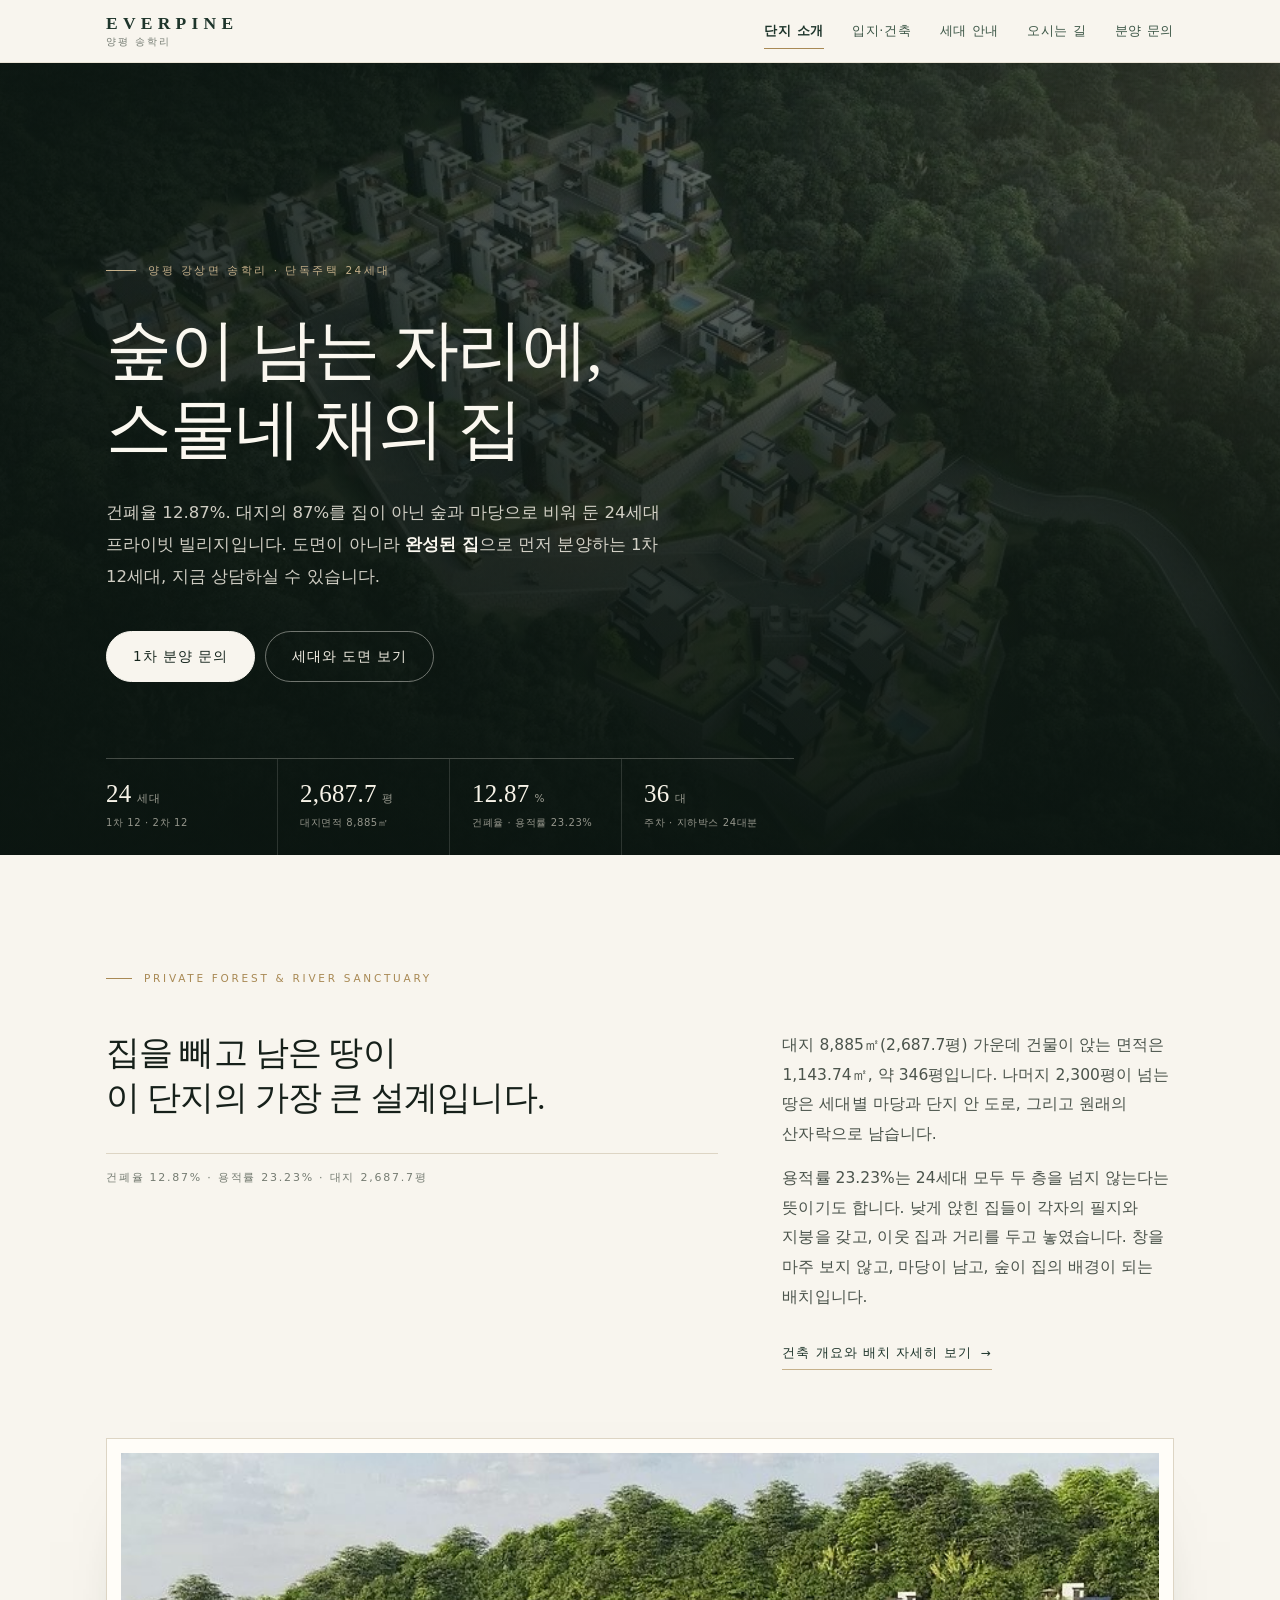
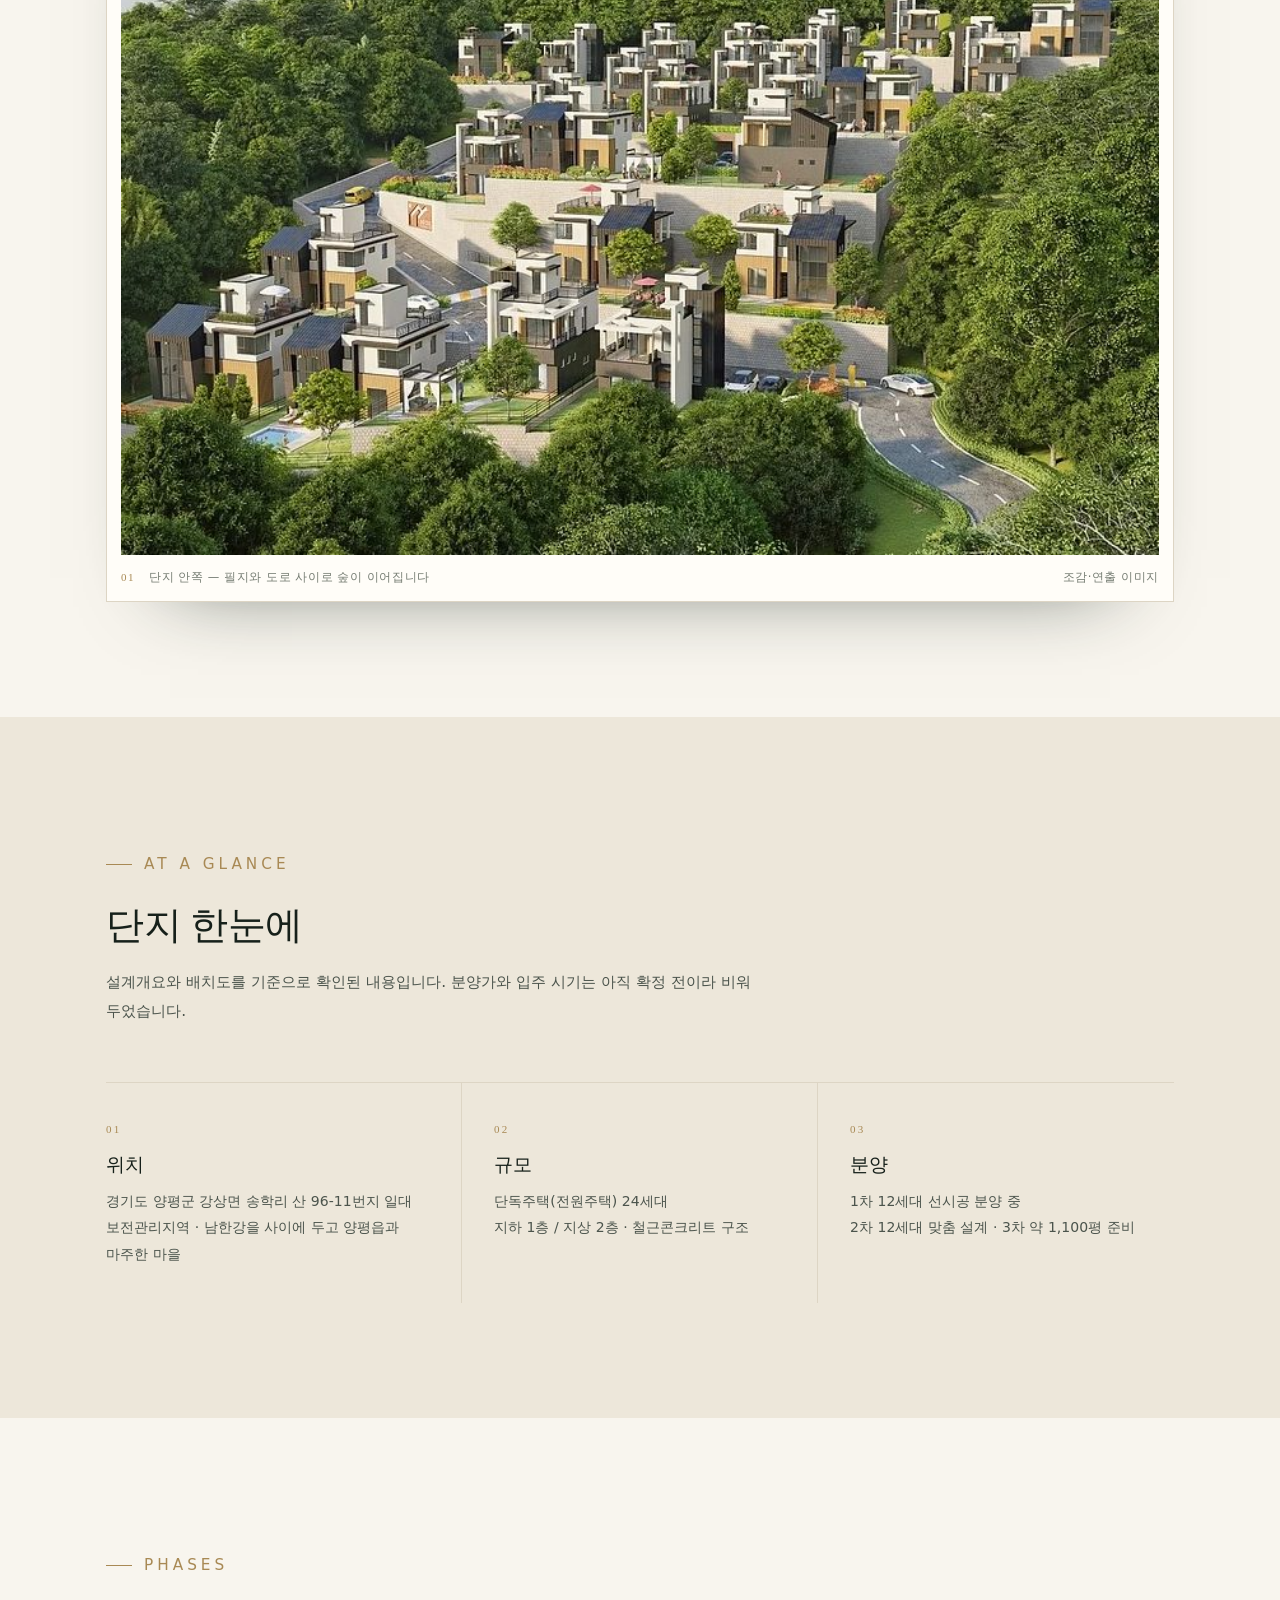
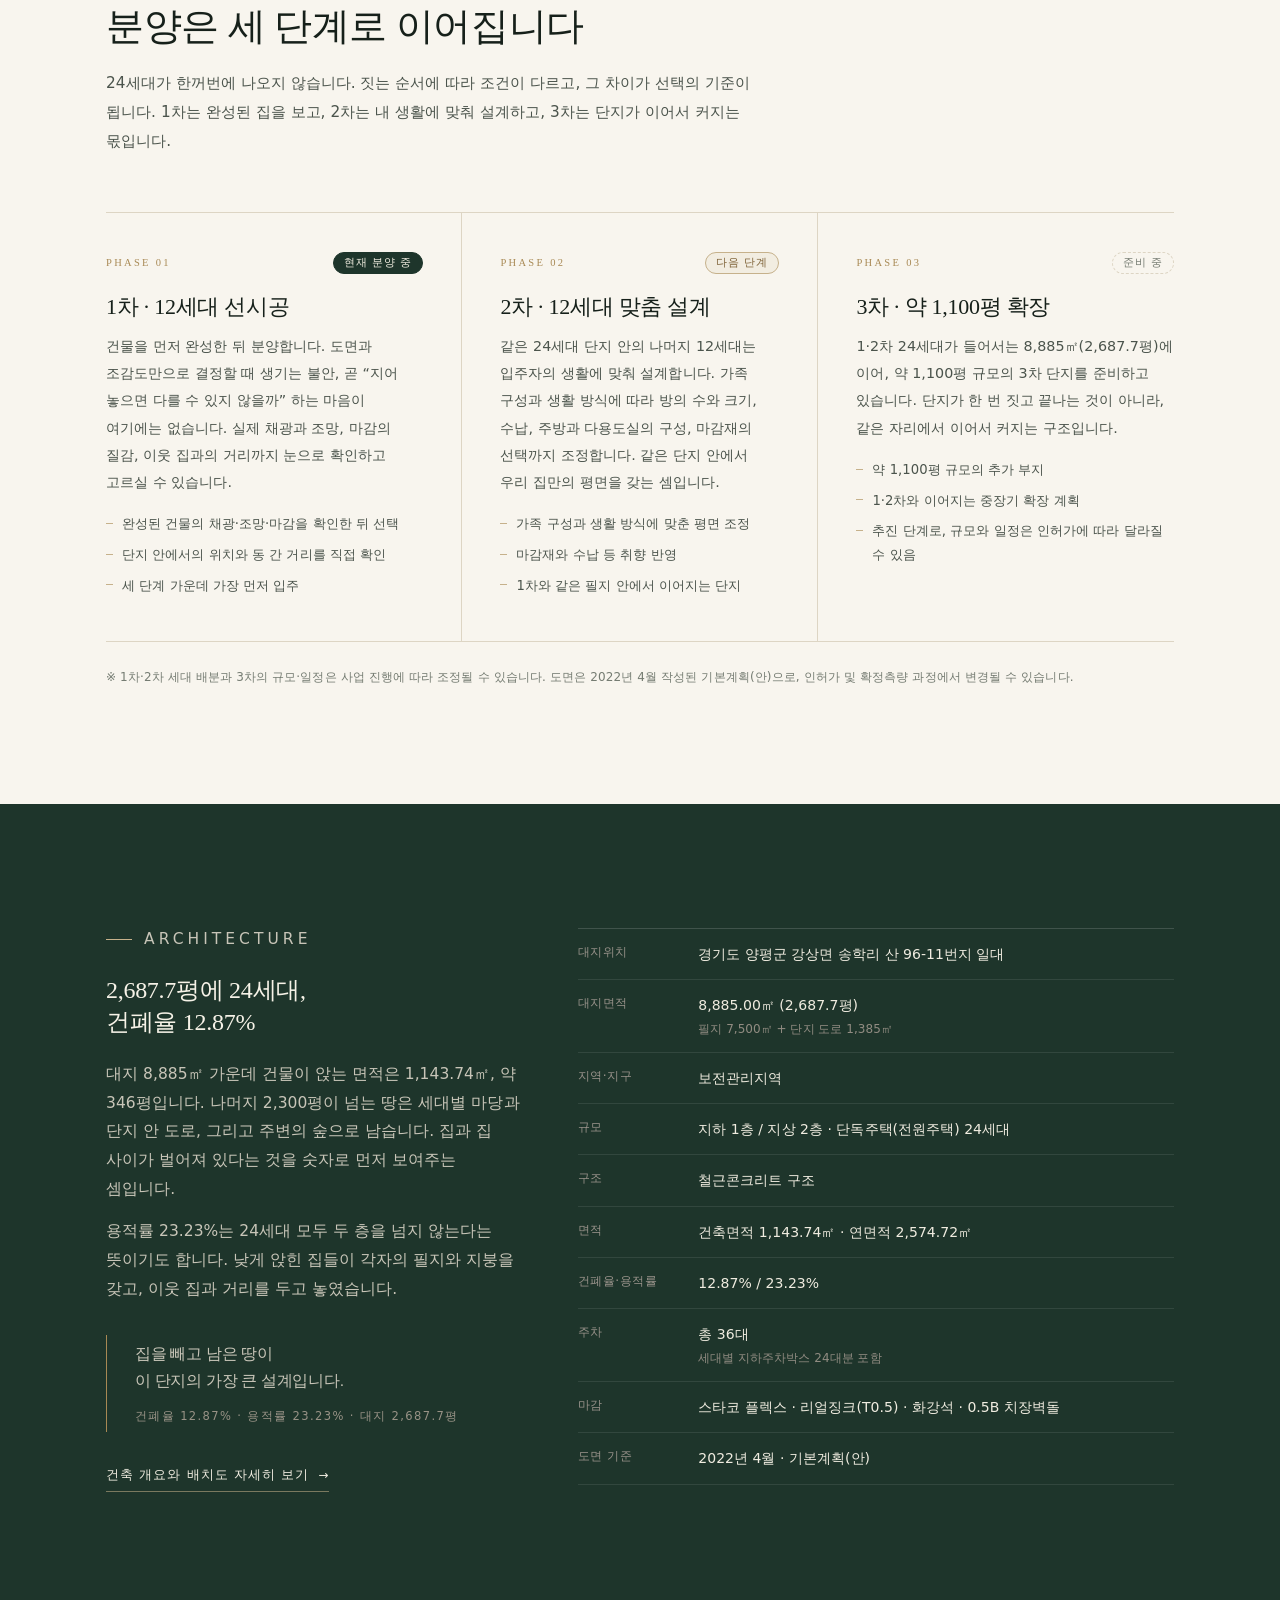
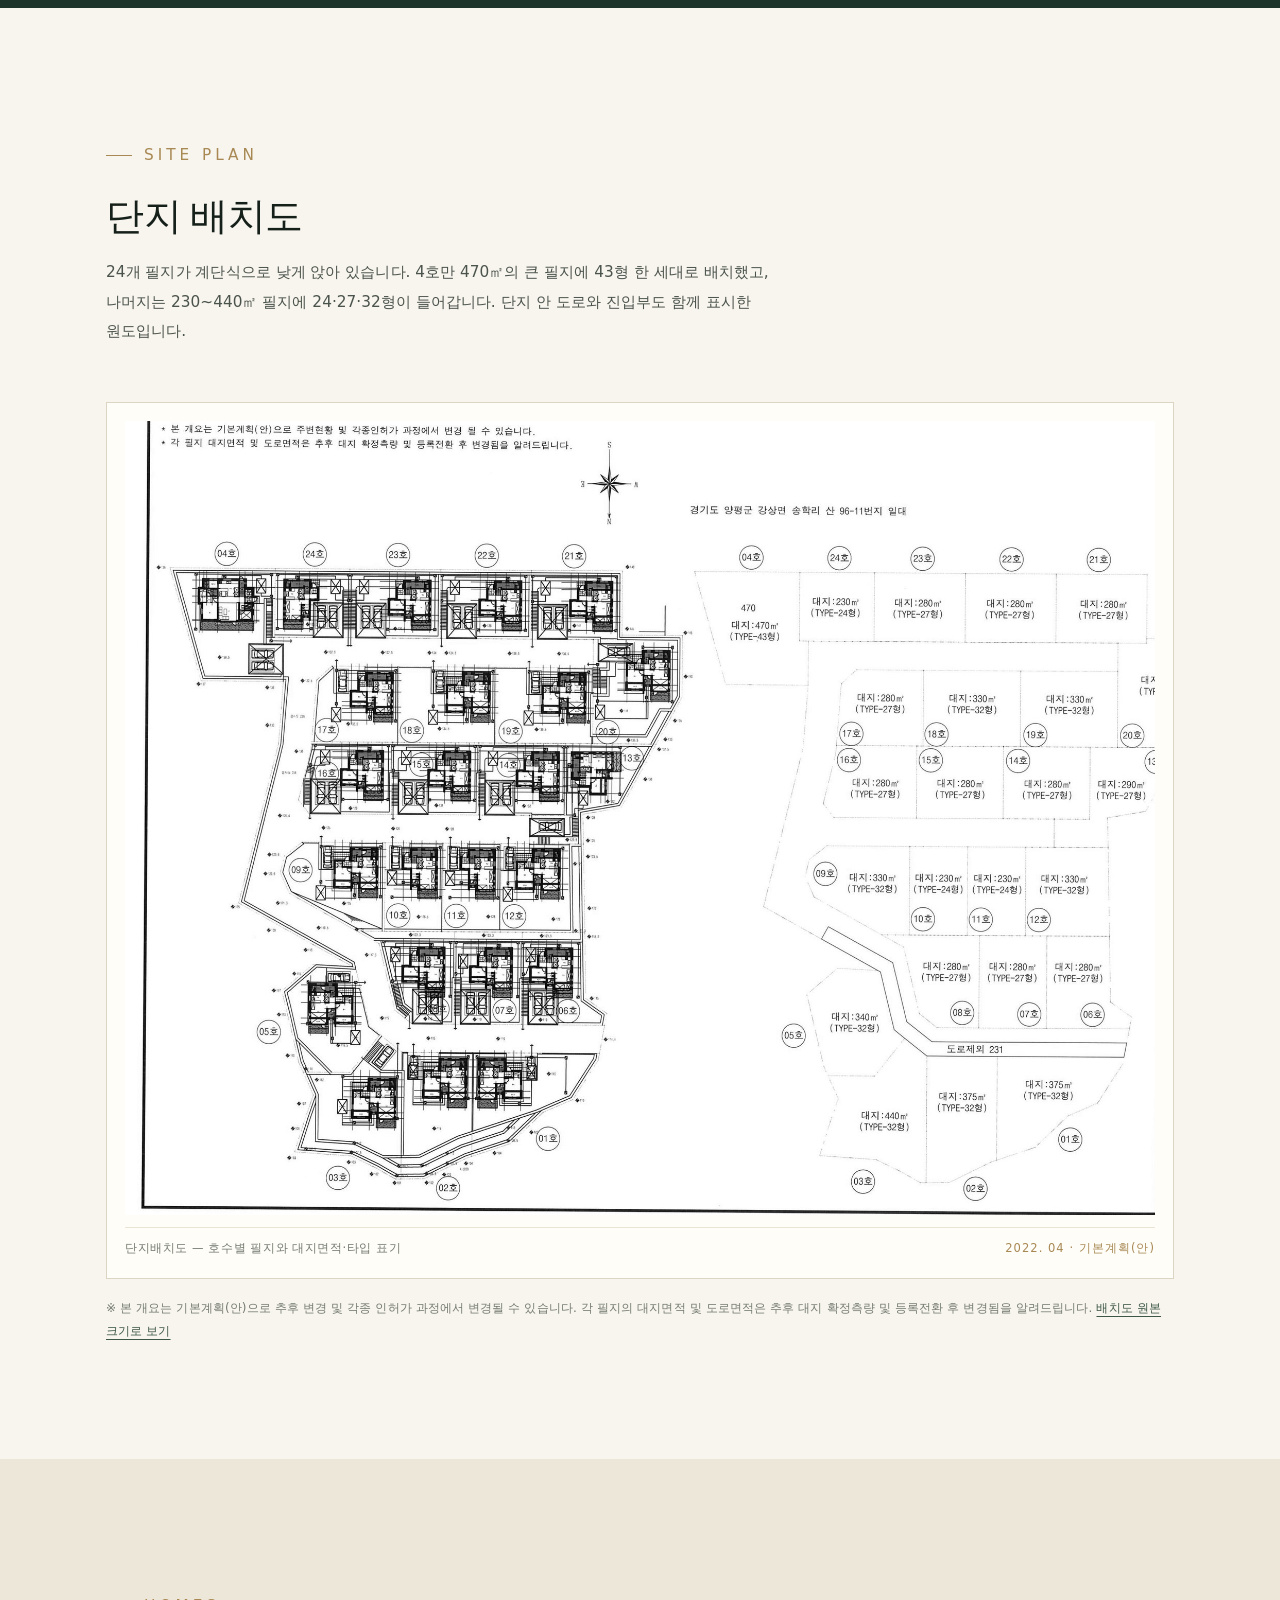
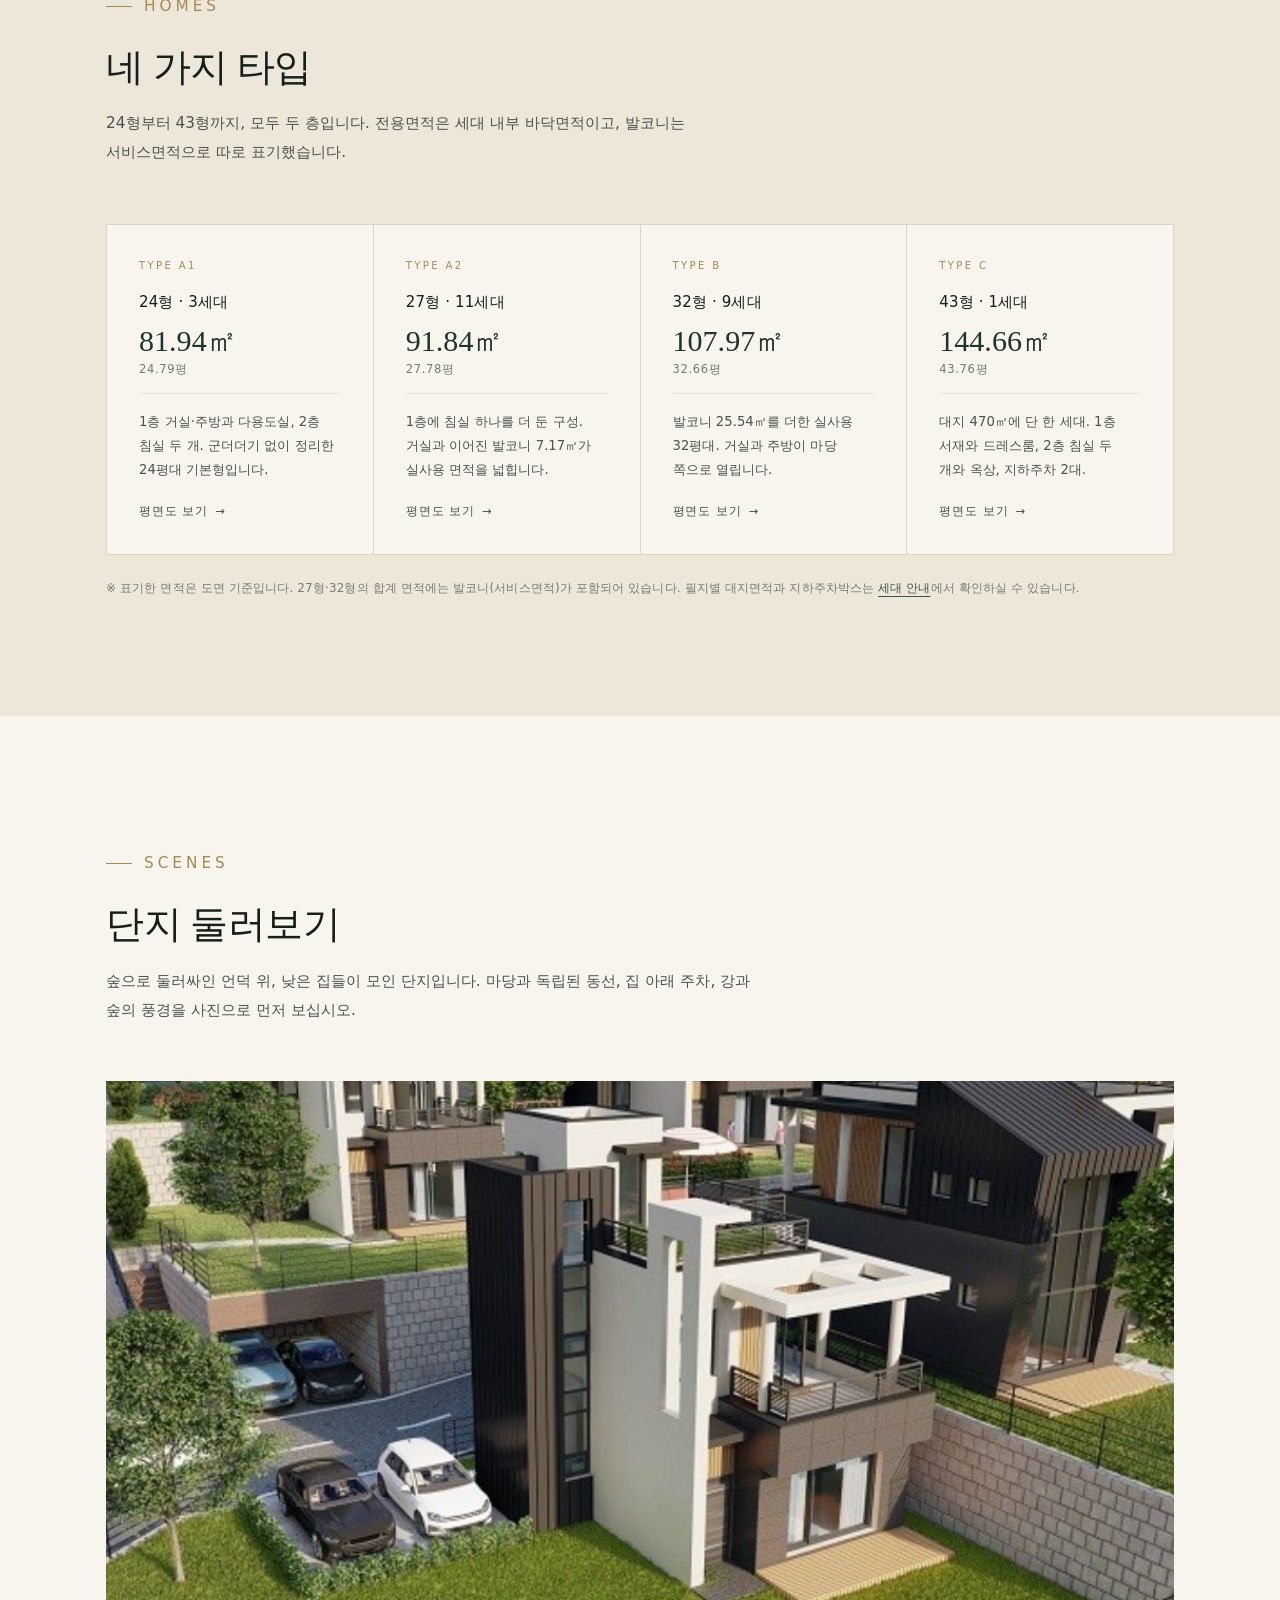
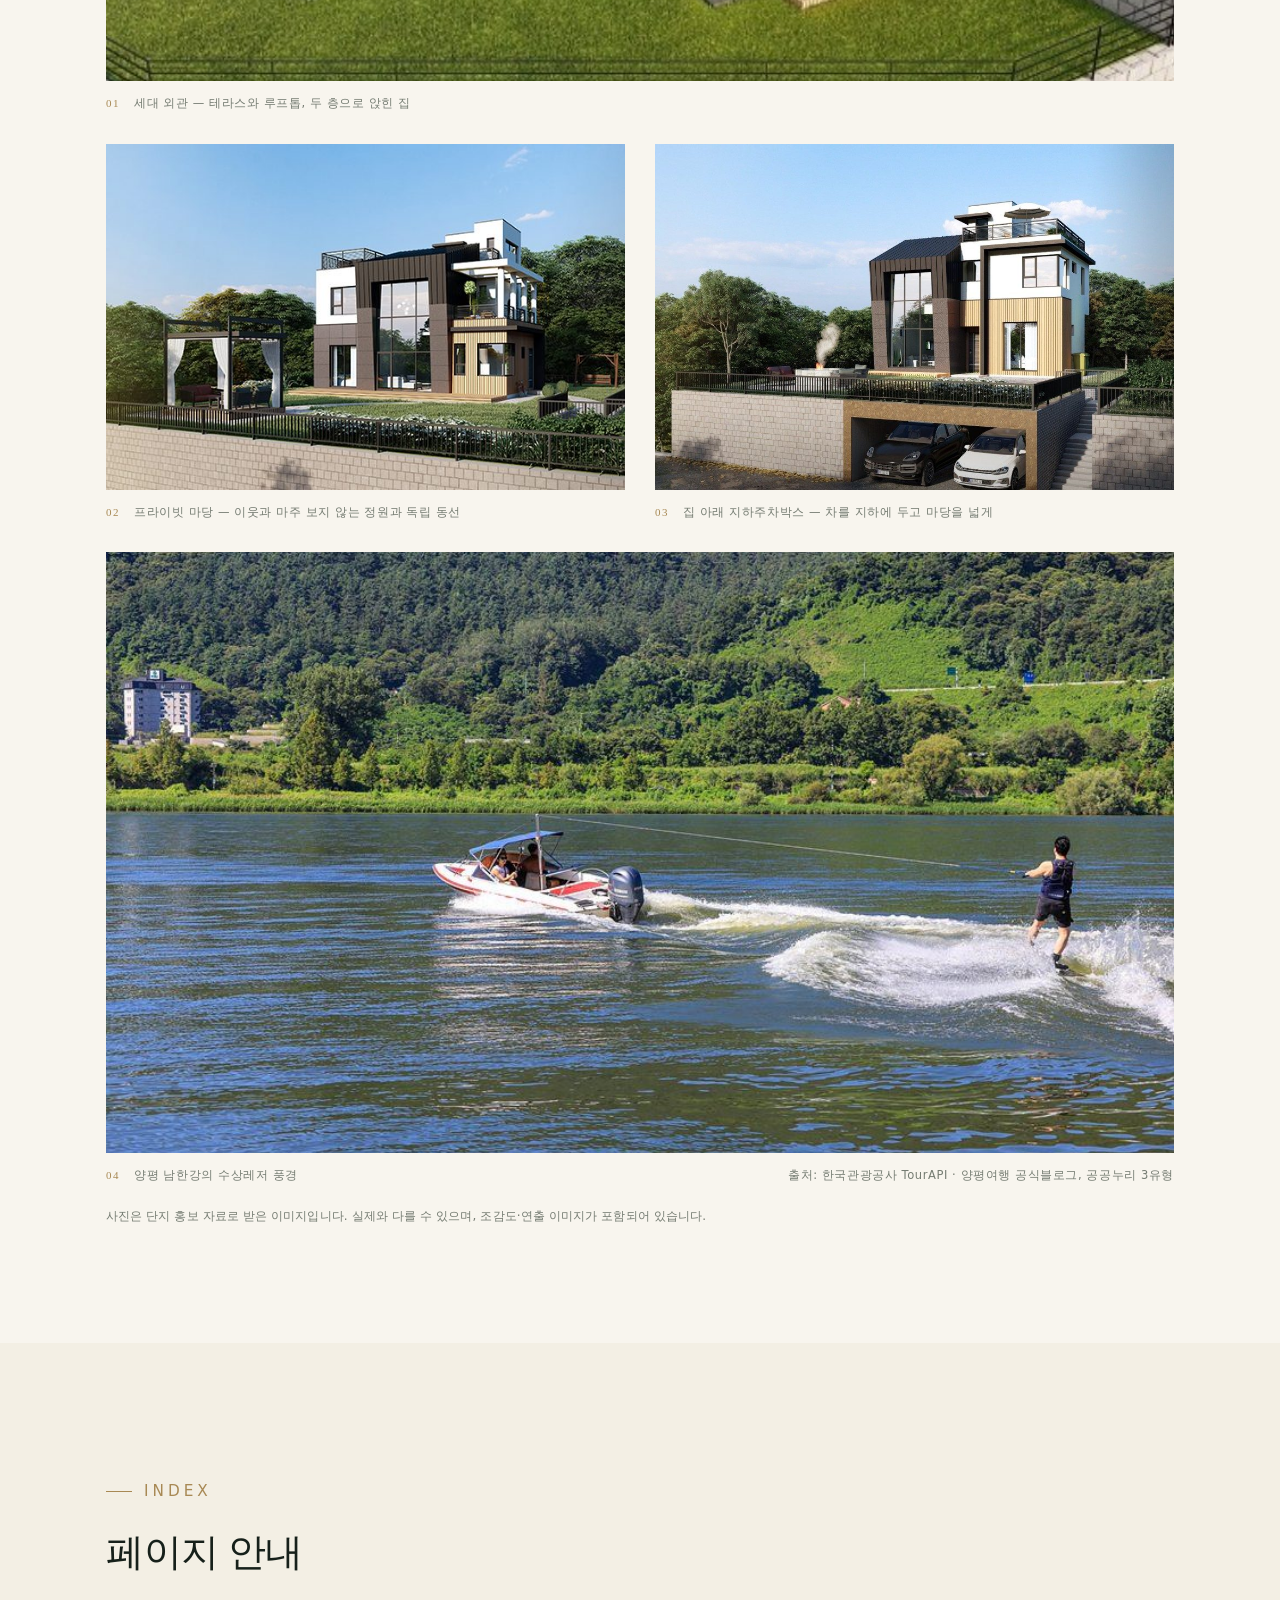
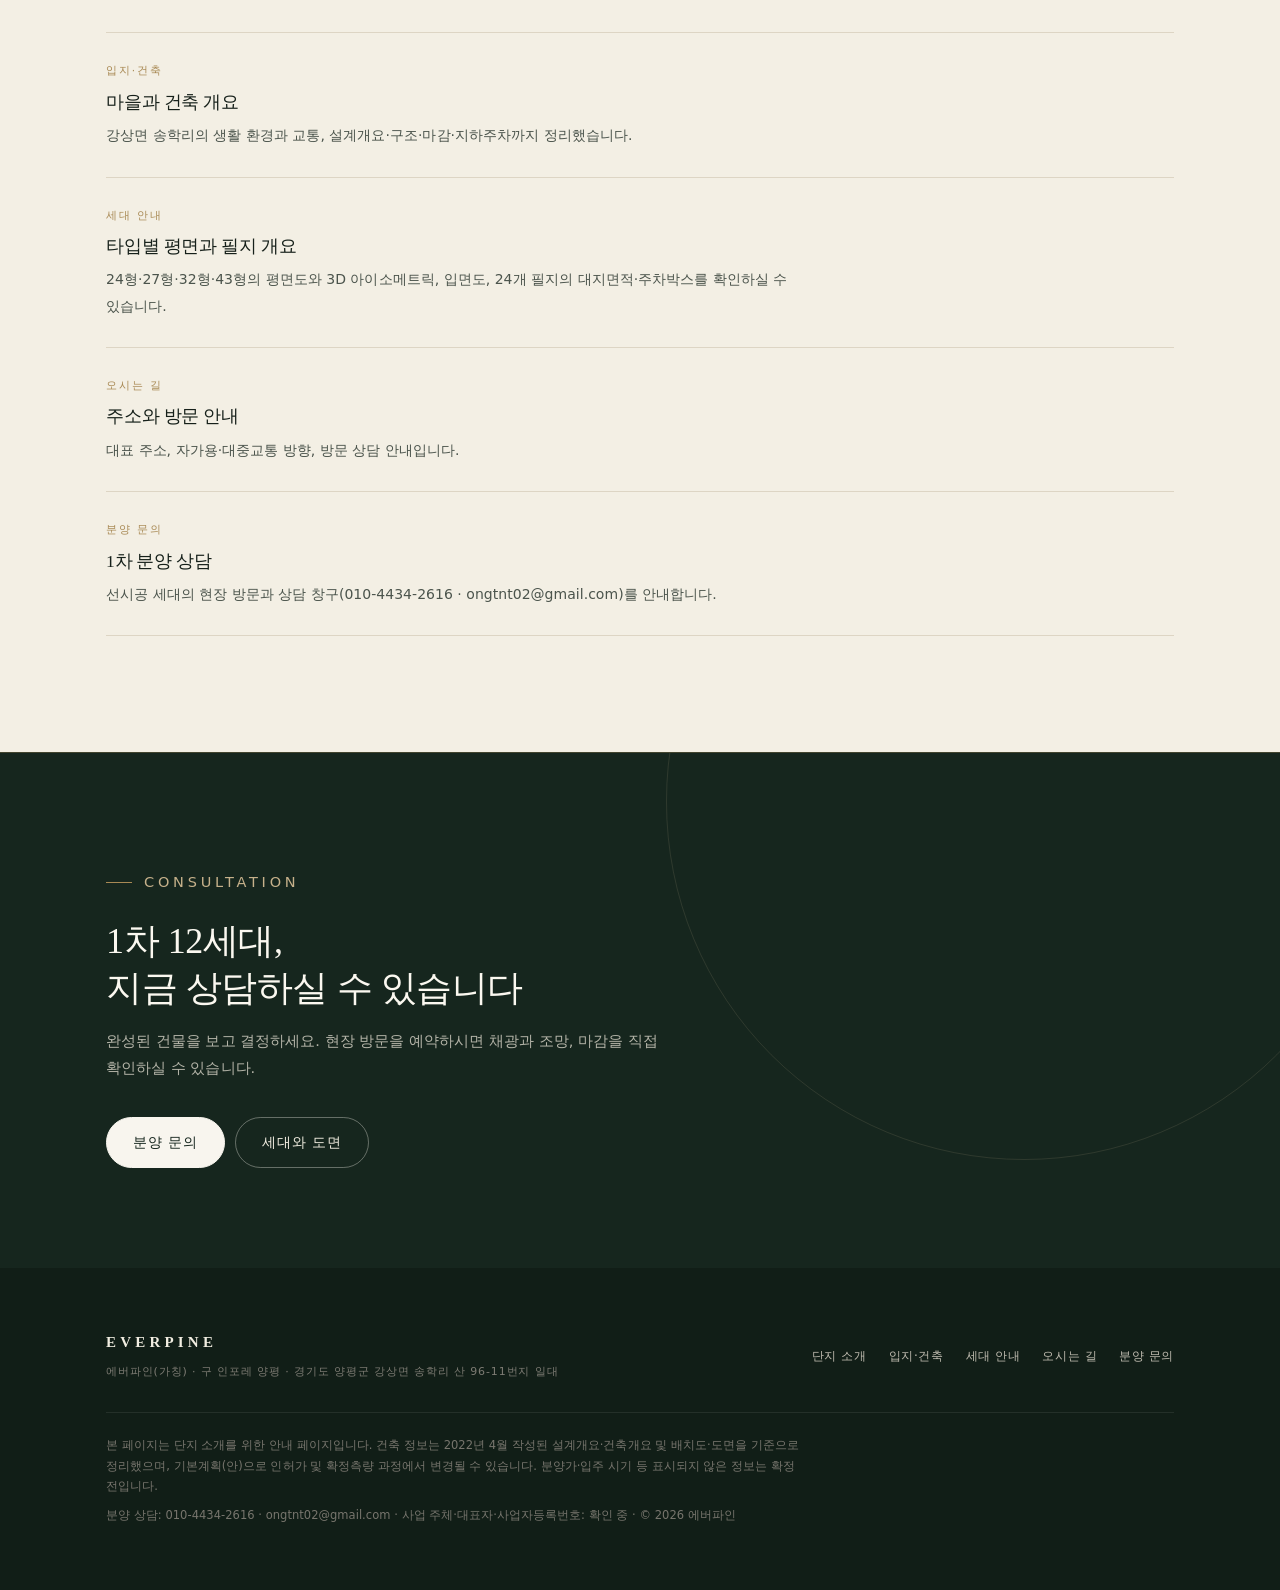
<file: everpine/index.html>
<!DOCTYPE html>
<html lang="ko">
<head>
<meta charset="utf-8">
<meta name="viewport" content="width=device-width, initial-scale=1">
<title>에버파인 — 양평 송학리 24세대 프라이빗 전원주택 · 1차 12세대 선시공 분양</title>
<meta name="description" content="경기도 양평군 강상면 송학리 8,885㎡(2,687.7평)에 들어서는 24세대 프라이빗 전원주택 에버파인. 건폐율 12.87%로 대지의 87%를 자연으로 남겼습니다. 1차 12세대는 선시공 분양, 2차 12세대는 맞춤 설계, 3차 약 1,100평 확장을 준비합니다.">
<meta name="msvalidate.01" content="6B8E2DE1955EAC38D61DF86C03B6571F">
<meta name="robots" content="index, follow">
<link rel="canonical" href="https://ongtnt02.github.io/everpine/">
<meta property="og:type" content="website">
<meta property="og:url" content="https://ongtnt02.github.io/everpine/">
<link rel="stylesheet" href="styles.css?v=20261122p">
</head>
<body>
<a class="skip-link" href="#main">본문으로 바로 가기</a>

<header class="site-header">
  <div class="wrap header-inner">
    <a class="brand" href="index.html" aria-label="에버파인 홈">
      <span class="brand-en">EVERPINE</span>
      <span class="brand-kr">양평 송학리</span>
    </a>
    <nav class="site-nav" aria-label="주요 메뉴">
      <a href="index.html" aria-current="page">단지 소개</a>
      <a href="about.html">입지·건축</a>
      <a href="homes.html">세대 안내</a>
      <a href="location.html">오시는 길</a>
      <a href="contact.html">분양 문의</a>
    </nav>
  </div>
</header>

<main id="main">

  <!-- 히어로 -->
  <section class="hero">
    <figure class="hero-media">
      <img src="assets/estate-aerial.jpg" alt="숲으로 둘러싸인 언덕 위, 계단식으로 낮게 앉힌 에버파인 24세대 단지 조감" width="966" height="543" loading="eager" decoding="async">
    </figure>
    <div class="wrap hero-inner">
      <div class="hero-content">
        <p class="hero-eyebrow">양평 강상면 송학리 · 단독주택 24세대</p>
        <h1>숲이 남는 자리에,<br>스물네 채의 집</h1>
        <p class="hero-lede">
          건폐율 12.87%. 대지의 87%를 집이 아닌 숲과 마당으로 비워 둔 24세대 프라이빗 빌리지입니다.
          도면이 아니라 <strong>완성된 집</strong>으로 먼저 분양하는 1차 12세대, 지금 상담하실 수 있습니다.
        </p>
        <div class="hero-actions">
          <a class="btn btn-primary" href="contact.html">1차 분양 문의</a>
          <a class="btn btn-ghost" href="homes.html">세대와 도면 보기</a>
        </div>
        <ul class="hero-facts" aria-label="단지 주요 수치">
          <li>
            <span class="k">24<small>세대</small></span>
            <span class="l">1차 12 · 2차 12</span>
          </li>
          <li>
            <span class="k">2,687.7<small>평</small></span>
            <span class="l">대지면적 8,885㎡</span>
          </li>
          <li>
            <span class="k">12.87<small>%</small></span>
            <span class="l">건폐율 · 용적률 23.23%</span>
          </li>
          <li>
            <span class="k">36<small>대</small></span>
            <span class="l">주차 · 지하박스 24대분</span>
          </li>
        </ul>
      </div>
    </div>
  </section>

  <!-- 도입 -->
  <section class="section">
    <div class="wrap">
      <div class="lead">
        <p class="eyebrow">Private Forest &amp; River Sanctuary</p>
        <div class="lead-main">
          <h2 class="statement">집을 빼고 남은 땅이<br>이 단지의 가장 큰 설계입니다.</h2>
          <p class="lead-foot">건폐율 12.87% · 용적률 23.23% · 대지 2,687.7평</p>
        </div>
        <div class="lead-body">
          <p>
            대지 8,885㎡(2,687.7평) 가운데 건물이 앉는 면적은 1,143.74㎡, 약 346평입니다.
            나머지 2,300평이 넘는 땅은 세대별 마당과 단지 안 도로, 그리고 원래의 산자락으로 남습니다.
          </p>
          <p>
            용적률 23.23%는 24세대 모두 두 층을 넘지 않는다는 뜻이기도 합니다.
            낮게 앉힌 집들이 각자의 필지와 지붕을 갖고, 이웃 집과 거리를 두고 놓였습니다.
            창을 마주 보지 않고, 마당이 남고, 숲이 집의 배경이 되는 배치입니다.
          </p>
          <a class="link-arrow" href="about.html#density">건축 개요와 배치 자세히 보기</a>
        </div>
      </div>

      <figure class="figure figure--framed figure--cover" style="margin-top:clamp(34px,5vw,64px)">
        <img src="assets/estate-view.jpg" alt="계단식으로 배치된 타운하우스 동과 단지 안 도로, 뒤로 이어지는 숲" width="815" height="551" loading="lazy" decoding="async">
        <figcaption>
          <span class="fig-no">01</span>
          <span>단지 안쪽 — 필지와 도로 사이로 숲이 이어집니다</span>
          <span class="source">조감·연출 이미지</span>
        </figcaption>
      </figure>
    </div>
  </section>

  <!-- 단지 한눈에 -->
  <section class="section section-tint">
    <div class="wrap">
      <div class="section-head">
        <p class="eyebrow">At a Glance</p>
        <h2>단지 한눈에</h2>
        <p>설계개요와 배치도를 기준으로 확인된 내용입니다. 분양가와 입주 시기는 아직 확정 전이라 비워 두었습니다.</p>
      </div>
      <div class="facts">
        <div class="fact">
          <span class="num">01</span>
          <h3>위치</h3>
          <p>경기도 양평군 강상면 송학리 산 96-11번지 일대<br>보전관리지역 · 남한강을 사이에 두고 양평읍과 마주한 마을</p>
        </div>
        <div class="fact">
          <span class="num">02</span>
          <h3>규모</h3>
          <p>단독주택(전원주택) 24세대<br>지하 1층 / 지상 2층 · 철근콘크리트 구조</p>
        </div>
        <div class="fact">
          <span class="num">03</span>
          <h3>분양</h3>
          <p>1차 12세대 선시공 분양 중<br>2차 12세대 맞춤 설계 · 3차 약 1,100평 준비</p>
        </div>
      </div>
    </div>
  </section>

  <!-- 분양 단계 -->
  <section class="section" id="phases">
    <div class="wrap">
      <div class="section-head">
        <p class="eyebrow">Phases</p>
        <h2>분양은 세 단계로 이어집니다</h2>
        <p>
          24세대가 한꺼번에 나오지 않습니다. 짓는 순서에 따라 조건이 다르고, 그 차이가 선택의 기준이 됩니다.
          1차는 완성된 집을 보고, 2차는 내 생활에 맞춰 설계하고, 3차는 단지가 이어서 커지는 몫입니다.
        </p>
      </div>

      <div class="roadmap">
        <article class="phase">
          <div class="phase-top">
            <span class="phase-no">Phase 01</span>
            <span class="status status--now">현재 분양 중</span>
          </div>
          <h3>1차 · 12세대 선시공</h3>
          <p>
            건물을 먼저 완성한 뒤 분양합니다. 도면과 조감도만으로 결정할 때 생기는 불안,
            곧 “지어 놓으면 다를 수 있지 않을까” 하는 마음이 여기에는 없습니다.
            실제 채광과 조망, 마감의 질감, 이웃 집과의 거리까지 눈으로 확인하고 고르실 수 있습니다.
          </p>
          <ul class="ticks">
            <li>완성된 건물의 채광·조망·마감을 확인한 뒤 선택</li>
            <li>단지 안에서의 위치와 동 간 거리를 직접 확인</li>
            <li>세 단계 가운데 가장 먼저 입주</li>
          </ul>
        </article>

        <article class="phase">
          <div class="phase-top">
            <span class="phase-no">Phase 02</span>
            <span class="status status--next">다음 단계</span>
          </div>
          <h3>2차 · 12세대 맞춤 설계</h3>
          <p>
            같은 24세대 단지 안의 나머지 12세대는 입주자의 생활에 맞춰 설계합니다.
            가족 구성과 생활 방식에 따라 방의 수와 크기, 수납, 주방과 다용도실의 구성, 마감재의 선택까지 조정합니다.
            같은 단지 안에서 우리 집만의 평면을 갖는 셈입니다.
          </p>
          <ul class="ticks">
            <li>가족 구성과 생활 방식에 맞춘 평면 조정</li>
            <li>마감재와 수납 등 취향 반영</li>
            <li>1차와 같은 필지 안에서 이어지는 단지</li>
          </ul>
        </article>

        <article class="phase">
          <div class="phase-top">
            <span class="phase-no">Phase 03</span>
            <span class="status status--plan">준비 중</span>
          </div>
          <h3>3차 · 약 1,100평 확장</h3>
          <p>
            1·2차 24세대가 들어서는 8,885㎡(2,687.7평)에 이어, 약 1,100평 규모의 3차 단지를 준비하고 있습니다.
            단지가 한 번 짓고 끝나는 것이 아니라, 같은 자리에서 이어서 커지는 구조입니다.
          </p>
          <ul class="ticks">
            <li>약 1,100평 규모의 추가 부지</li>
            <li>1·2차와 이어지는 중장기 확장 계획</li>
            <li>추진 단계로, 규모와 일정은 인허가에 따라 달라질 수 있음</li>
          </ul>
        </article>
      </div>

      <p class="note" style="margin-top:24px">
        ※ 1차·2차 세대 배분과 3차의 규모·일정은 사업 진행에 따라 조정될 수 있습니다. 도면은 2022년 4월 작성된 기본계획(안)으로,
        인허가 및 확정측량 과정에서 변경될 수 있습니다.
      </p>
    </div>
  </section>

  <!-- 건축 개요 -->
  <section class="section section-deep" id="overview">
    <div class="wrap spread spread--wide-text">
      <div class="prose">
        <p class="eyebrow">Architecture</p>
        <h2>2,687.7평에 24세대,<br>건폐율 12.87%</h2>
        <p style="margin-top:22px">
          대지 8,885㎡ 가운데 건물이 앉는 면적은 1,143.74㎡, 약 346평입니다.
          나머지 2,300평이 넘는 땅은 세대별 마당과 단지 안 도로, 그리고 주변의 숲으로 남습니다.
          집과 집 사이가 벌어져 있다는 것을 숫자로 먼저 보여주는 셈입니다.
        </p>
        <p>
          용적률 23.23%는 24세대 모두 두 층을 넘지 않는다는 뜻이기도 합니다.
          낮게 앉힌 집들이 각자의 필지와 지붕을 갖고, 이웃 집과 거리를 두고 놓였습니다.
        </p>
        <p class="pull" style="margin-top:32px">
          집을 빼고 남은 땅이<br>이 단지의 가장 큰 설계입니다.
          <small>건폐율 12.87% · 용적률 23.23% · 대지 2,687.7평</small>
        </p>
        <p style="margin-top:28px">
          <a class="link-arrow" href="about.html#architecture">건축 개요와 배치도 자세히 보기</a>
        </p>
      </div>

      <div>
        <dl class="spec-list">
          <div class="spec-row">
            <dt>대지위치</dt>
            <dd>경기도 양평군 강상면 송학리 산 96-11번지 일대</dd>
          </div>
          <div class="spec-row">
            <dt>대지면적</dt>
            <dd>8,885.00㎡ (2,687.7평)<span class="sub">필지 7,500㎡ + 단지 도로 1,385㎡</span></dd>
          </div>
          <div class="spec-row">
            <dt>지역·지구</dt>
            <dd>보전관리지역</dd>
          </div>
          <div class="spec-row">
            <dt>규모</dt>
            <dd>지하 1층 / 지상 2층 · 단독주택(전원주택) 24세대</dd>
          </div>
          <div class="spec-row">
            <dt>구조</dt>
            <dd>철근콘크리트 구조</dd>
          </div>
          <div class="spec-row">
            <dt>면적</dt>
            <dd>건축면적 1,143.74㎡ · 연면적 2,574.72㎡</dd>
          </div>
          <div class="spec-row">
            <dt>건폐율·용적률</dt>
            <dd>12.87% / 23.23%</dd>
          </div>
          <div class="spec-row">
            <dt>주차</dt>
            <dd>총 36대<span class="sub">세대별 지하주차박스 24대분 포함</span></dd>
          </div>
          <div class="spec-row">
            <dt>마감</dt>
            <dd>스타코 플렉스 · 리얼징크(T0.5) · 화강석 · 0.5B 치장벽돌</dd>
          </div>
          <div class="spec-row">
            <dt>도면 기준</dt>
            <dd>2022년 4월 · 기본계획(안)</dd>
          </div>
        </dl>
      </div>
    </div>
  </section>

  <!-- 배치도 -->
  <section class="section" id="site-plan">
    <div class="wrap">
      <div class="section-head">
        <p class="eyebrow">Site Plan</p>
        <h2>단지 배치도</h2>
        <p>
          24개 필지가 계단식으로 낮게 앉아 있습니다. 4호만 470㎡의 큰 필지에 43형 한 세대로 배치했고,
          나머지는 230~440㎡ 필지에 24·27·32형이 들어갑니다. 단지 안 도로와 진입부도 함께 표시한 원도입니다.
        </p>
      </div>
      <figure class="sheet sheet-wide">
        <img src="assets/site-plan.jpg" alt="24개 필지와 단지 도로, 호수별 배치를 표시한 단지배치도" width="2000" height="1543" loading="lazy" decoding="async">
        <figcaption>
          <span>단지배치도 — 호수별 필지와 대지면적·타입 표기</span>
          <span class="scale">2022. 04 · 기본계획(안)</span>
        </figcaption>
      </figure>
      <p class="note" style="margin-top:18px">
        ※ 본 개요는 기본계획(안)으로 추후 변경 및 각종 인허가 과정에서 변경될 수 있습니다.
        각 필지의 대지면적 및 도로면적은 추후 대지 확정측량 및 등록전환 후 변경됨을 알려드립니다.
        <a href="assets/site-plan.jpg" target="_blank" rel="noopener">배치도 원본 크기로 보기</a>
      </p>
    </div>
  </section>

  <!-- 타입 -->
  <section class="section section-tint" id="types">
    <div class="wrap">
      <div class="section-head">
        <p class="eyebrow">Homes</p>
        <h2>네 가지 타입</h2>
        <p>24형부터 43형까지, 모두 두 층입니다. 전용면적은 세대 내부 바닥면적이고, 발코니는 서비스면적으로 따로 표기했습니다.</p>
      </div>

      <div class="type-grid">
        <a class="type-card" href="homes.html#type-a1">
          <span class="type-tag">Type A1</span>
          <span class="type-name">24형 · 3세대</span>
          <span class="type-size">81.94㎡<small>24.79평</small></span>
          <p class="type-desc">1층 거실·주방과 다용도실, 2층 침실 두 개. 군더더기 없이 정리한 24평대 기본형입니다.</p>
          <span class="type-more">평면도 보기</span>
        </a>

        <a class="type-card" href="homes.html#type-a2">
          <span class="type-tag">Type A2</span>
          <span class="type-name">27형 · 11세대</span>
          <span class="type-size">91.84㎡<small>27.78평</small></span>
          <p class="type-desc">1층에 침실 하나를 더 둔 구성. 거실과 이어진 발코니 7.17㎡가 실사용 면적을 넓힙니다.</p>
          <span class="type-more">평면도 보기</span>
        </a>

        <a class="type-card" href="homes.html#type-b">
          <span class="type-tag">Type B</span>
          <span class="type-name">32형 · 9세대</span>
          <span class="type-size">107.97㎡<small>32.66평</small></span>
          <p class="type-desc">발코니 25.54㎡를 더한 실사용 32평대. 거실과 주방이 마당 쪽으로 열립니다.</p>
          <span class="type-more">평면도 보기</span>
        </a>

        <a class="type-card" href="homes.html#type-c">
          <span class="type-tag">Type C</span>
          <span class="type-name">43형 · 1세대</span>
          <span class="type-size">144.66㎡<small>43.76평</small></span>
          <p class="type-desc">대지 470㎡에 단 한 세대. 1층 서재와 드레스룸, 2층 침실 두 개와 옥상, 지하주차 2대.</p>
          <span class="type-more">평면도 보기</span>
        </a>
      </div>

      <p class="note" style="margin-top:22px">
        ※ 표기한 면적은 도면 기준입니다. 27형·32형의 합계 면적에는 발코니(서비스면적)가 포함되어 있습니다.
        필지별 대지면적과 지하주차박스는 <a href="homes.html#lots">세대 안내</a>에서 확인하실 수 있습니다.
      </p>
    </div>
  </section>

  <!-- 사진 -->
  <section class="section">
    <div class="wrap">
      <div class="section-head">
        <p class="eyebrow">Scenes</p>
        <h2>단지 둘러보기</h2>
        <p>숲으로 둘러싸인 언덕 위, 낮은 집들이 모인 단지입니다. 마당과 독립된 동선, 집 아래 주차, 강과 숲의 풍경을 사진으로 먼저 보십시오.</p>
      </div>

      <div class="gallery">
        <figure class="figure figure--wide">
          <img src="assets/house-front.jpg" alt="테라스와 루프톱을 둔 저층 주택과 주차 공간" width="1013" height="672" loading="lazy" decoding="async">
          <figcaption><span class="fig-no">01</span><span>세대 외관 — 테라스와 루프톱, 두 층으로 앉힌 집</span></figcaption>
        </figure>
        <figure class="figure">
          <img src="assets/house-side.jpg" alt="파고라와 잔디 마당이 있는 세대의 프라이빗 정원" width="600" height="400" loading="lazy" decoding="async">
          <figcaption><span class="fig-no">02</span><span>프라이빗 마당 — 이웃과 마주 보지 않는 정원과 독립 동선</span></figcaption>
        </figure>
        <figure class="figure">
          <img src="assets/house-entry.jpg" alt="집 아래 지하주차박스에 차량 두 대가 주차된 세대와 2층 테라스" width="966" height="634" loading="lazy" decoding="async">
          <figcaption><span class="fig-no">03</span><span>집 아래 지하주차박스 — 차를 지하에 두고 마당을 넓게</span></figcaption>
        </figure>
        <figure class="figure figure--wide">
          <img src="assets/scenery.jpg" alt="물이 풍부한 양평 남한강에서 보트와 수상레저를 즐기는 시원한 여름 풍경" width="940" height="627" loading="lazy" decoding="async">
          <figcaption>
            <span class="fig-no">04</span>
            <span>양평 남한강의 수상레저 풍경</span>
            <span class="source">출처: 한국관광공사 TourAPI · 양평여행 공식블로그, 공공누리 3유형</span>
          </figcaption>
        </figure>
      </div>

      <p class="note" style="margin-top:20px">
        사진은 단지 홍보 자료로 받은 이미지입니다. 실제와 다를 수 있으며, 조감도·연출 이미지가 포함되어 있습니다.
      </p>
    </div>
  </section>

  <!-- 페이지 안내 -->
  <section class="section section-linen2">
    <div class="wrap">
      <div class="section-head">
        <p class="eyebrow">Index</p>
        <h2>페이지 안내</h2>
      </div>
      <ul class="item-list">
        <li class="item">
          <span class="meta">입지·건축</span>
          <h3><a href="about.html">마을과 건축 개요</a></h3>
          <p>강상면 송학리의 생활 환경과 교통, 설계개요·구조·마감·지하주차까지 정리했습니다.</p>
        </li>
        <li class="item">
          <span class="meta">세대 안내</span>
          <h3><a href="homes.html">타입별 평면과 필지 개요</a></h3>
          <p>24형·27형·32형·43형의 평면도와 3D 아이소메트릭, 입면도, 24개 필지의 대지면적·주차박스를 확인하실 수 있습니다.</p>
        </li>
        <li class="item">
          <span class="meta">오시는 길</span>
          <h3><a href="location.html">주소와 방문 안내</a></h3>
          <p>대표 주소, 자가용·대중교통 방향, 방문 상담 안내입니다.</p>
        </li>
        <li class="item">
          <span class="meta">분양 문의</span>
          <h3><a href="contact.html">1차 분양 상담</a></h3>
          <p>선시공 세대의 현장 방문과 상담 창구(010-4434-2616 · ongtnt02@gmail.com)를 안내합니다.</p>
        </li>
      </ul>
    </div>
  </section>

  <!-- CTA -->
  <section class="cta-band">
    <div class="wrap">
      <p class="eyebrow" style="color:var(--brass-soft)">Consultation</p>
      <h2>1차 12세대,<br>지금 상담하실 수 있습니다</h2>
      <p>완성된 건물을 보고 결정하세요. 현장 방문을 예약하시면 채광과 조망, 마감을 직접 확인하실 수 있습니다.</p>
      <div class="cta-actions">
        <a class="btn btn-primary" href="contact.html">분양 문의</a>
        <a class="btn btn-ghost" href="homes.html">세대와 도면</a>
      </div>
    </div>
  </section>

</main>

<footer class="site-footer">
  <div class="wrap">
    <div class="footer-top">
      <div class="footer-brand">
        <span class="brand-en">EVERPINE</span>
        <span class="brand-kr">에버파인(가칭) · 구 인포레 양평 · 경기도 양평군 강상면 송학리 산 96-11번지 일대</span>
      </div>
      <nav class="footer-nav" aria-label="바닥글 메뉴">
        <a href="index.html">단지 소개</a>
        <a href="about.html">입지·건축</a>
        <a href="homes.html">세대 안내</a>
        <a href="location.html">오시는 길</a>
        <a href="contact.html">분양 문의</a>
      </nav>
    </div>
    <div class="footer-note">
      <p>본 페이지는 단지 소개를 위한 안내 페이지입니다. 건축 정보는 2022년 4월 작성된 설계개요·건축개요 및 배치도·도면을 기준으로 정리했으며, 기본계획(안)으로 인허가 및 확정측량 과정에서 변경될 수 있습니다. 분양가·입주 시기 등 표시되지 않은 정보는 확정 전입니다.</p>
      <p>분양 상담: 010-4434-2616 · ongtnt02@gmail.com · 사업 주체·대표자·사업자등록번호: 확인 중 · © 2026 에버파인</p>
    </div>
  </div>
</footer>

</body>
</html>
</file>
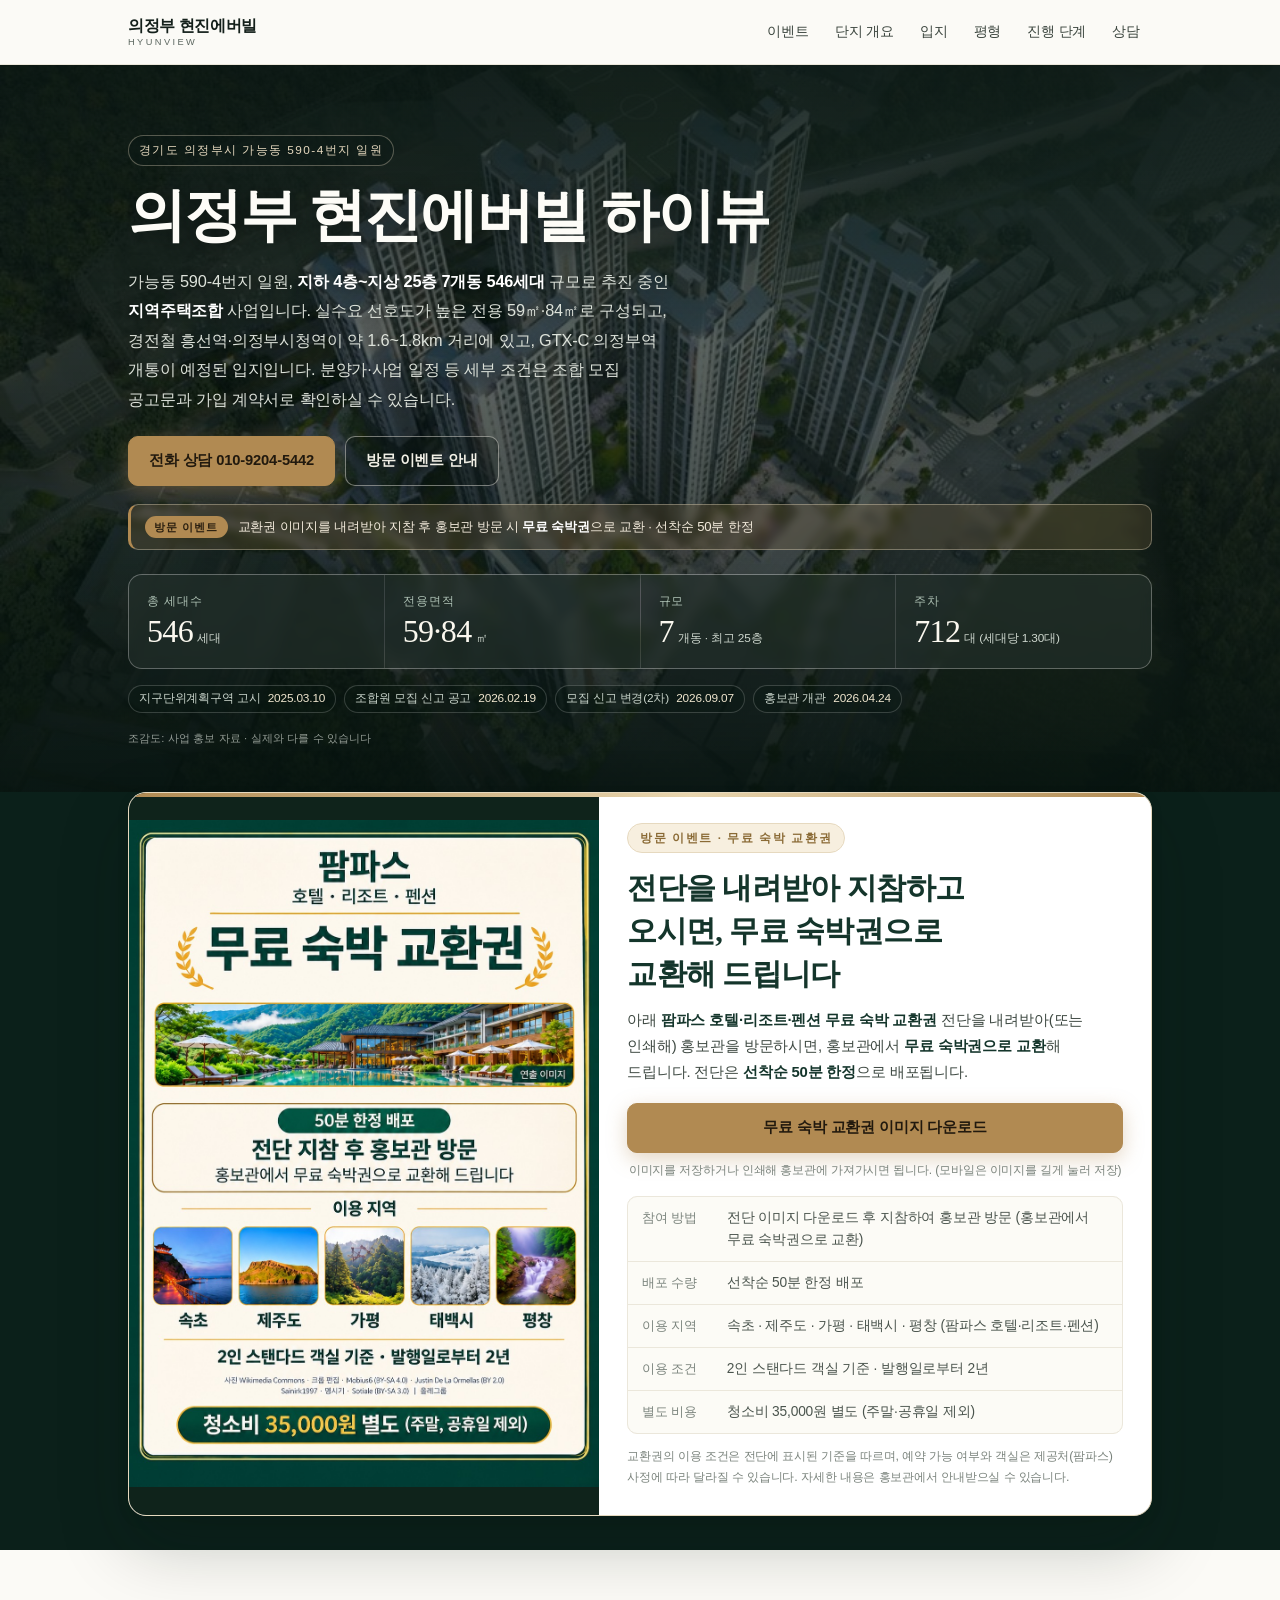
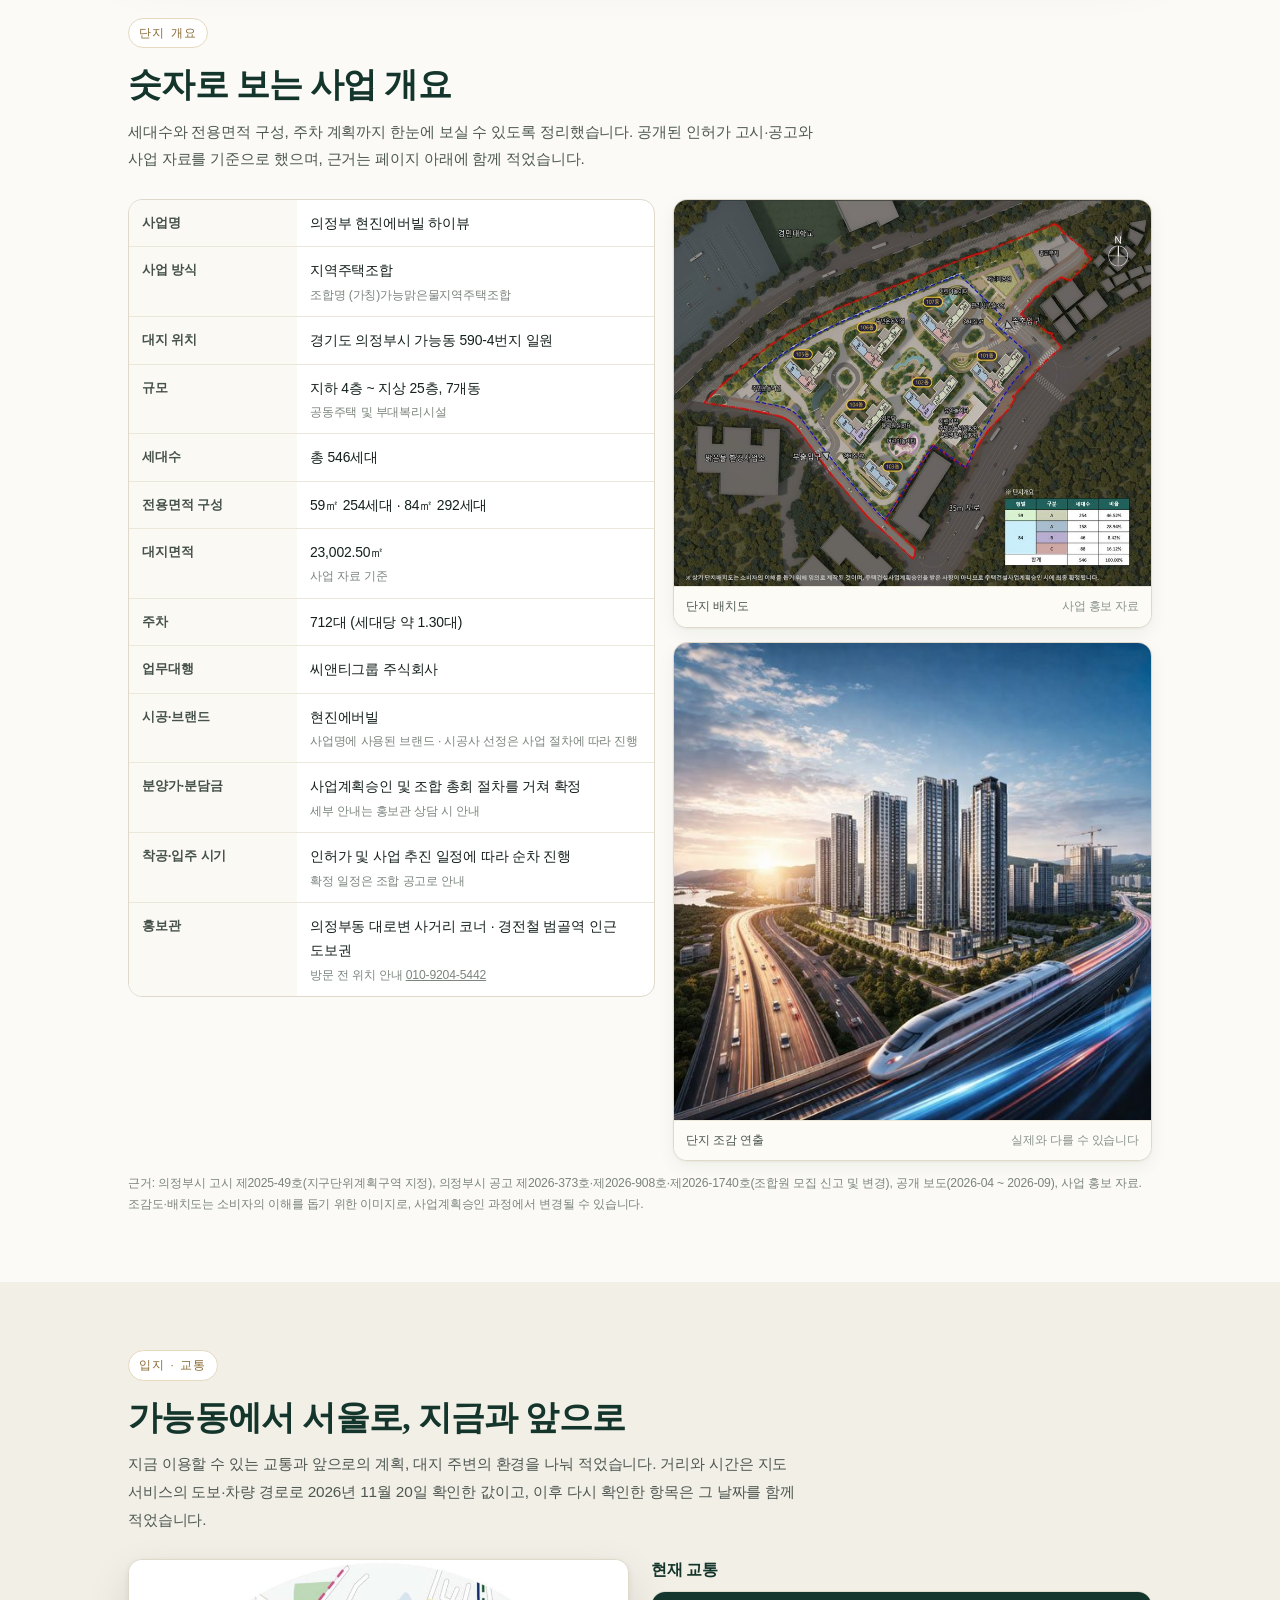
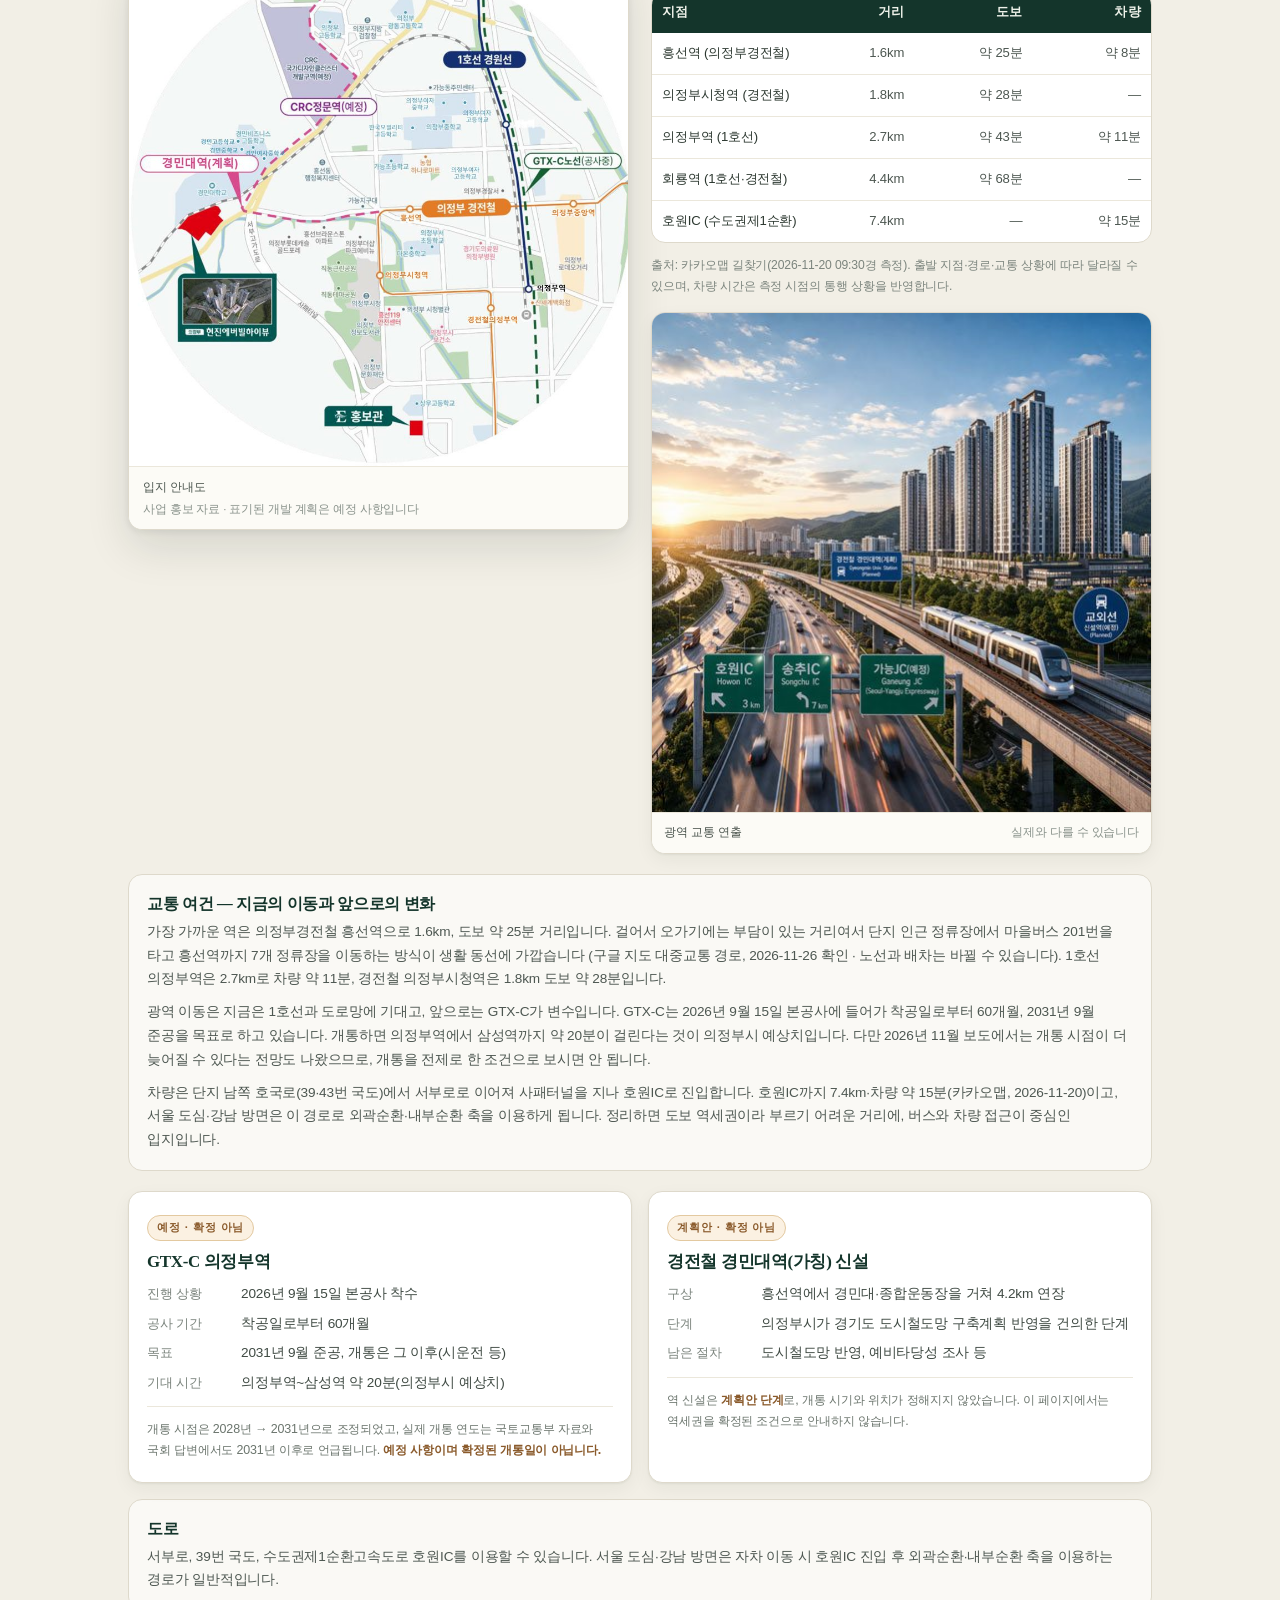
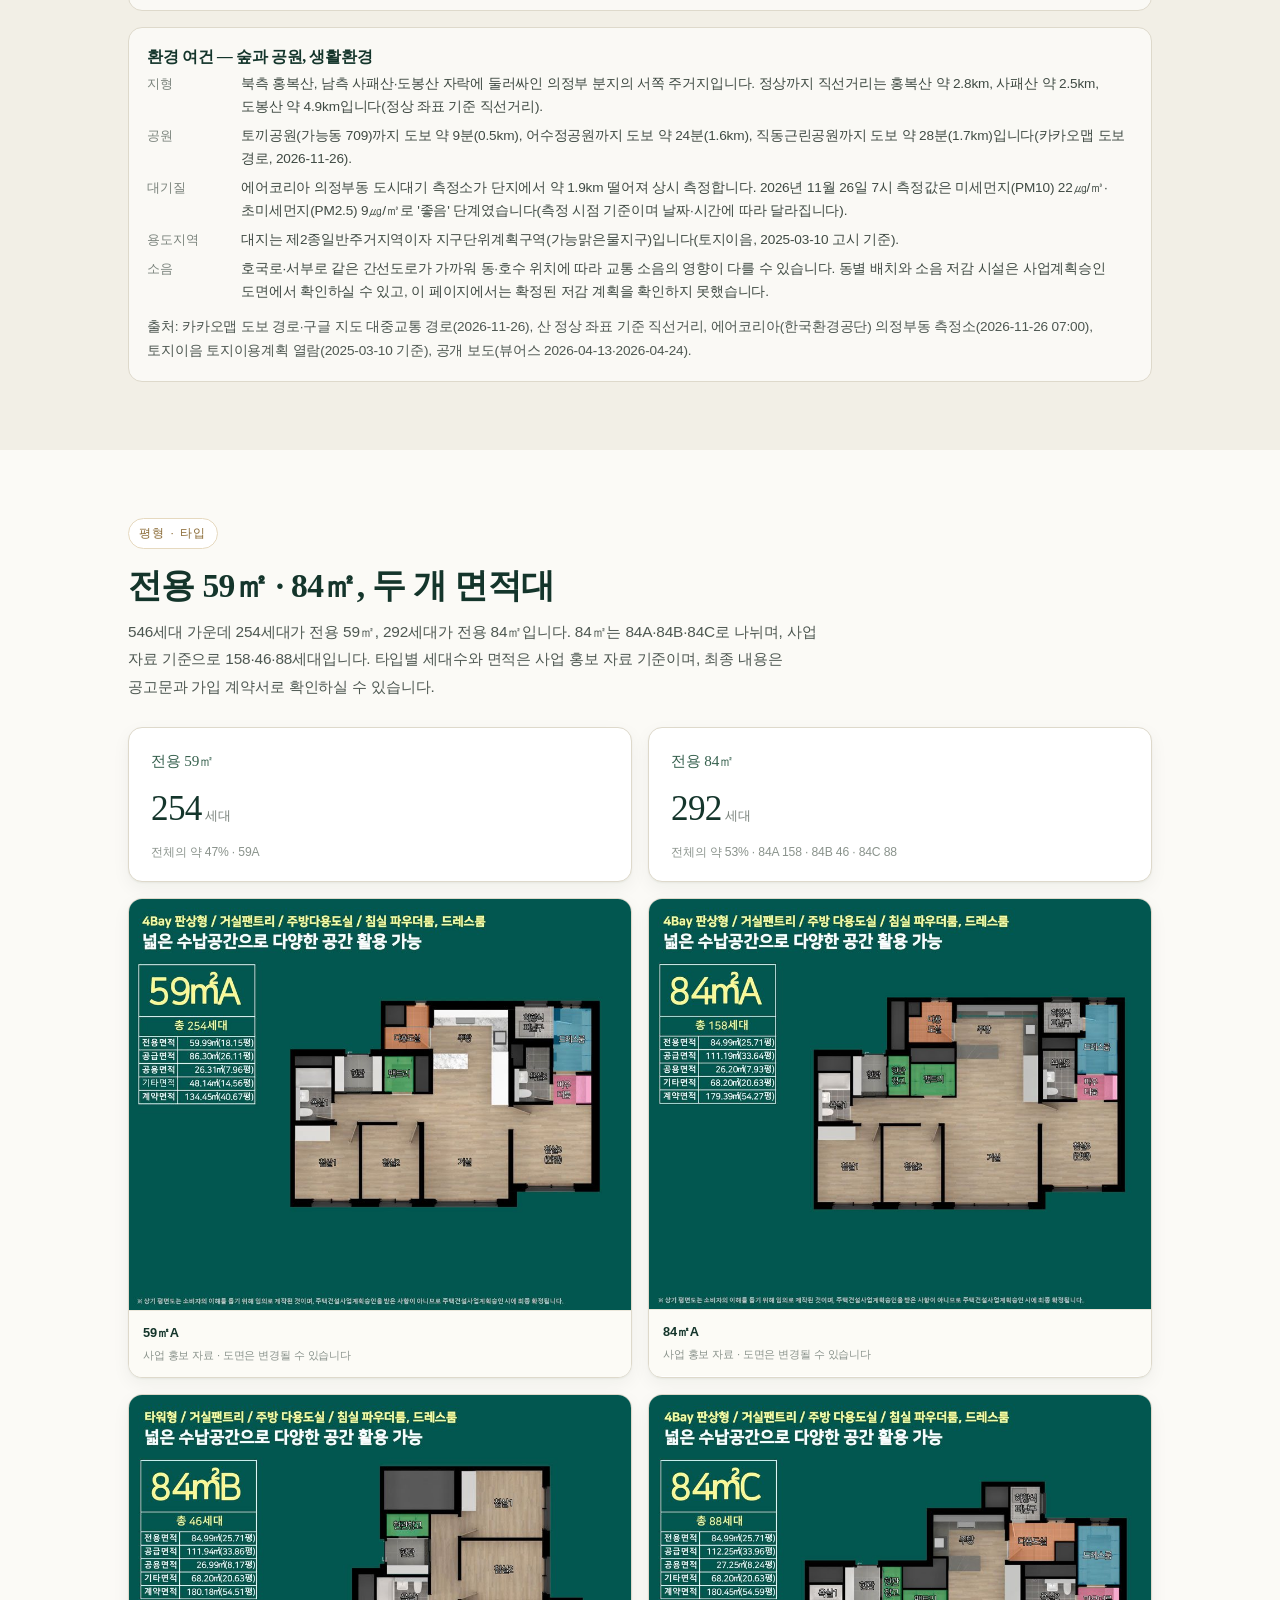
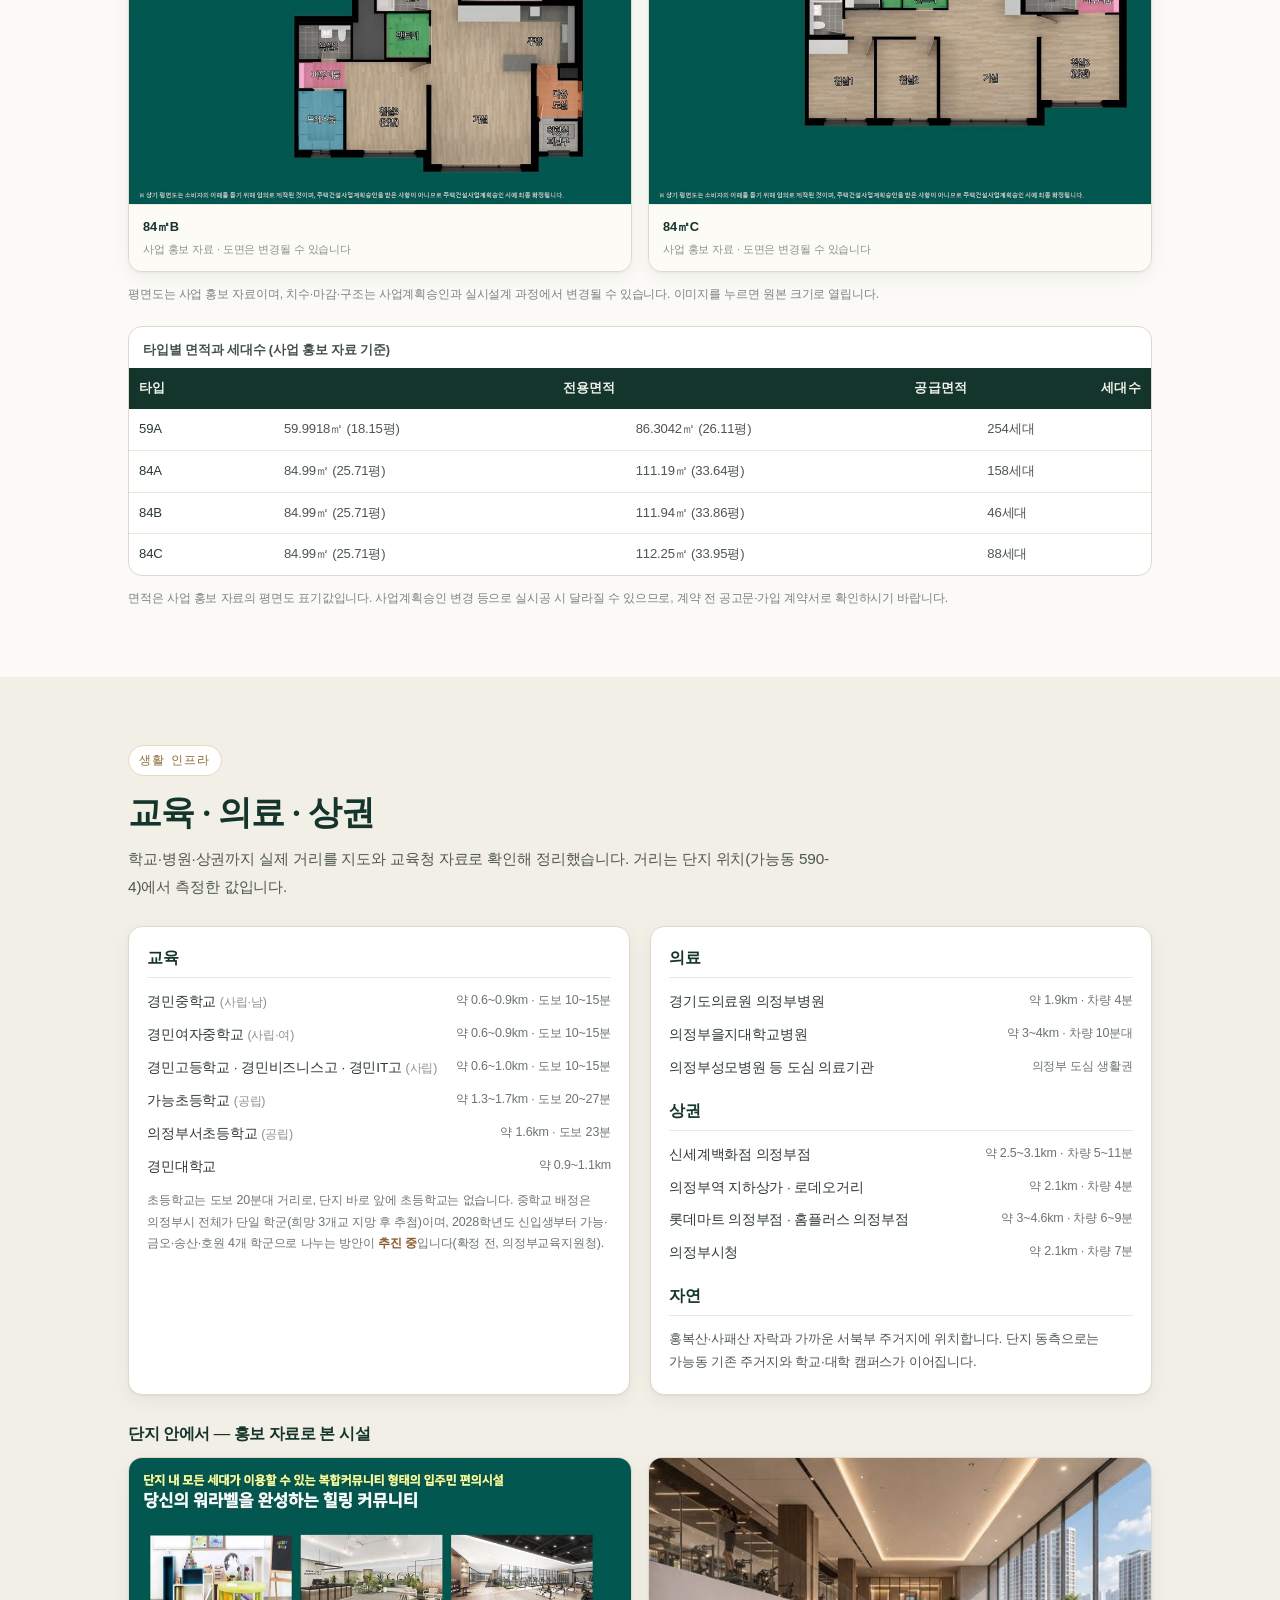
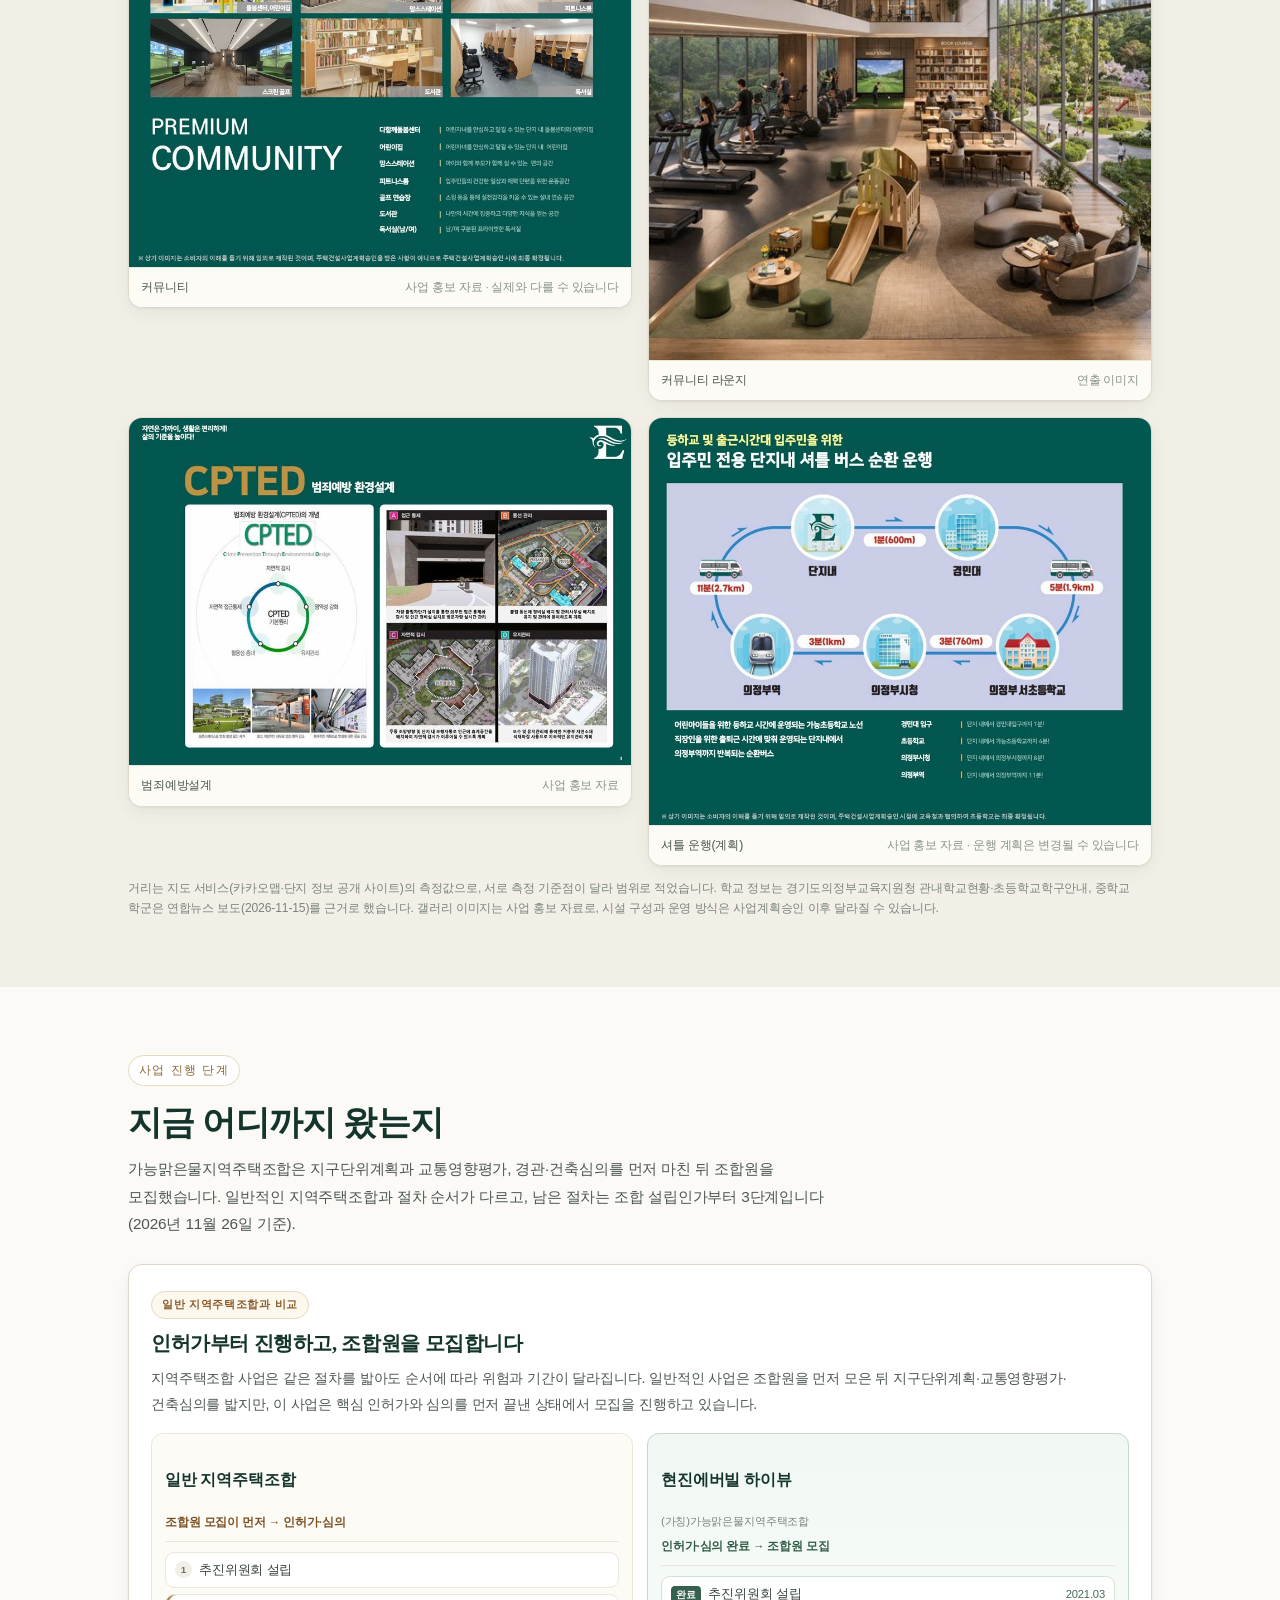
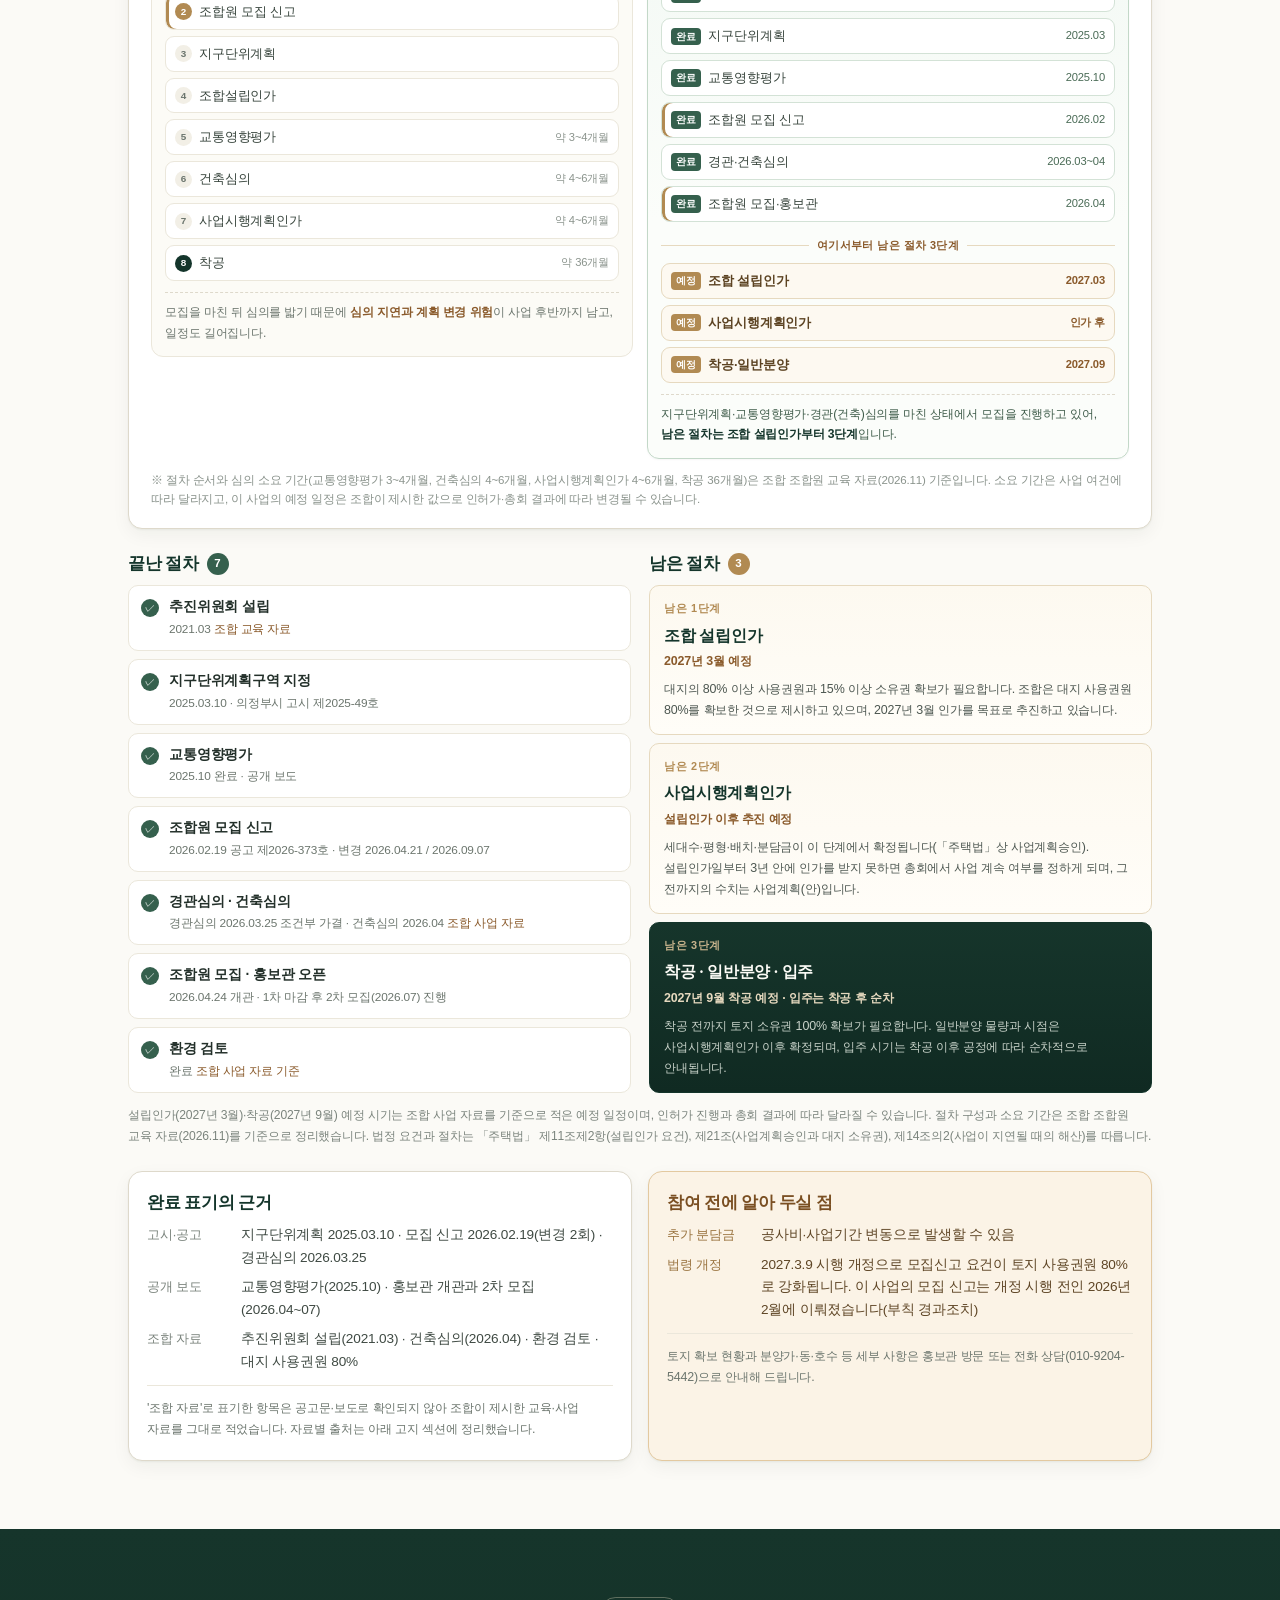
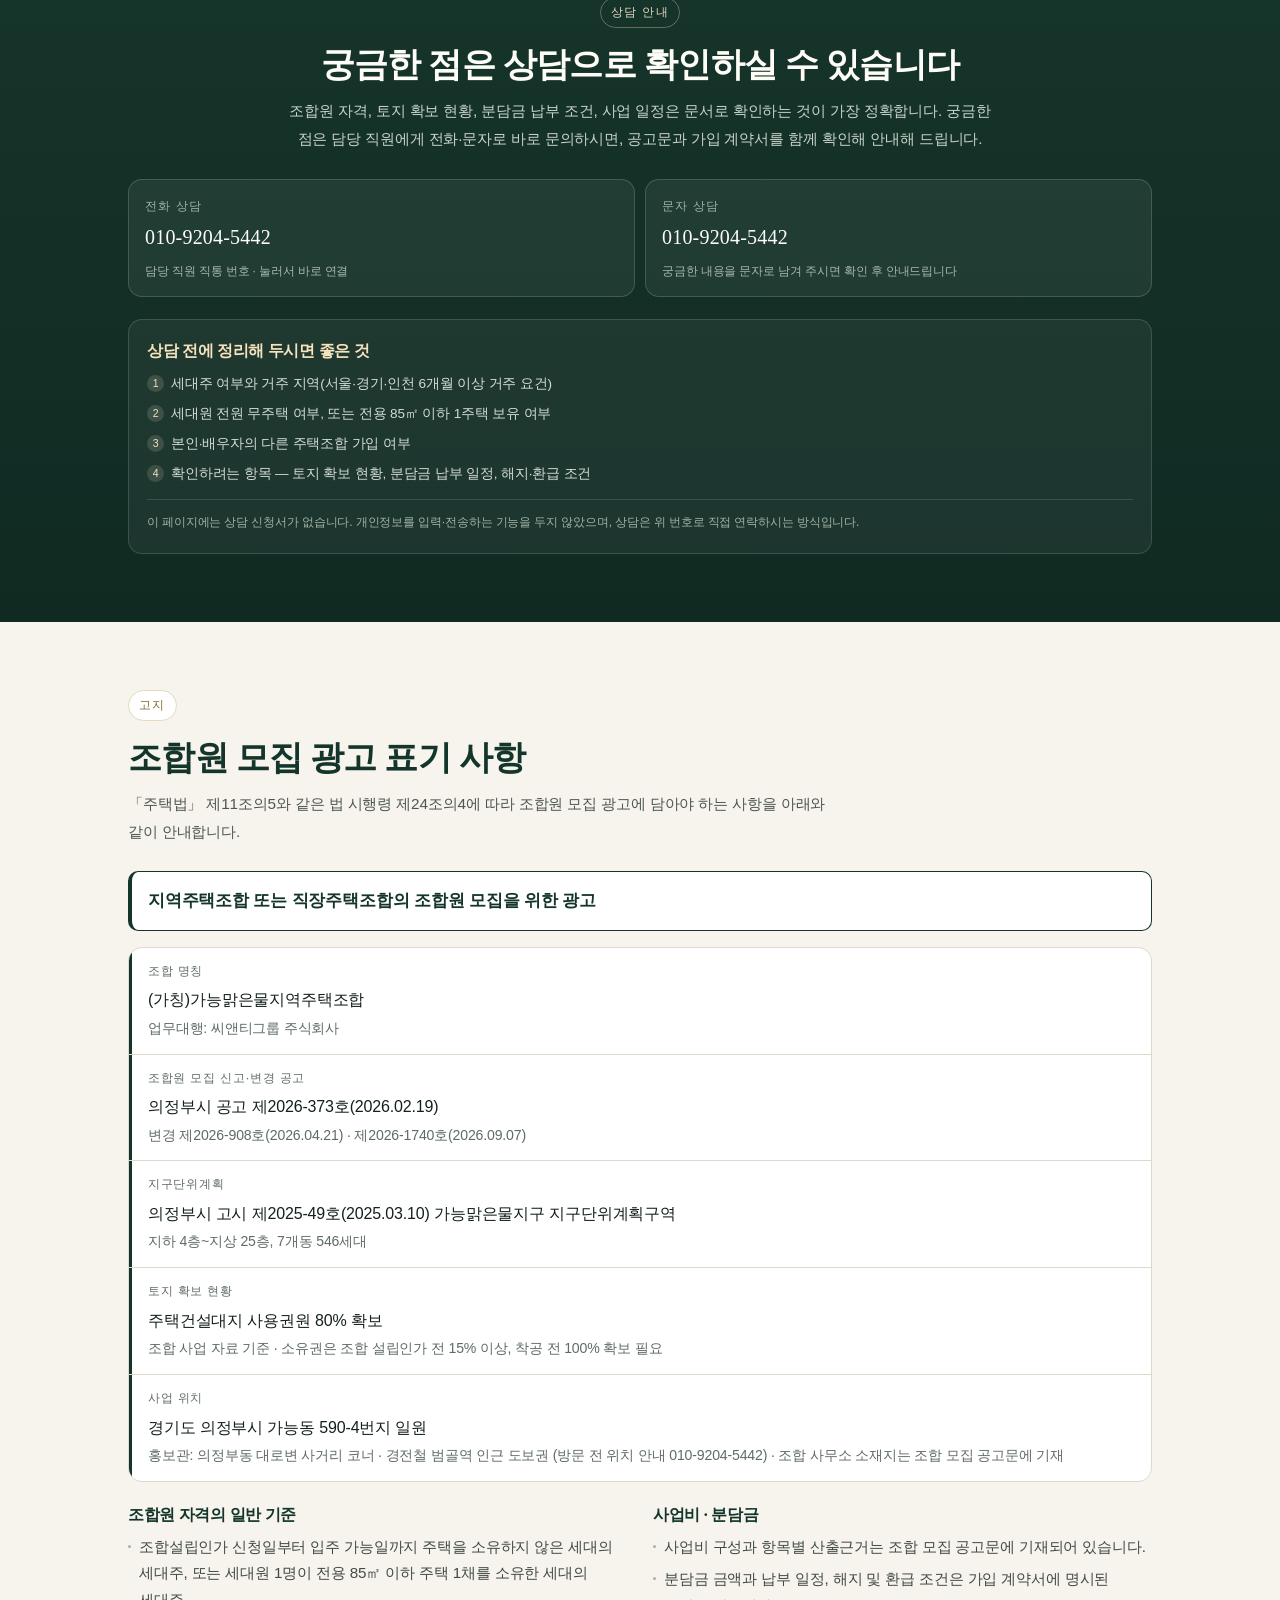
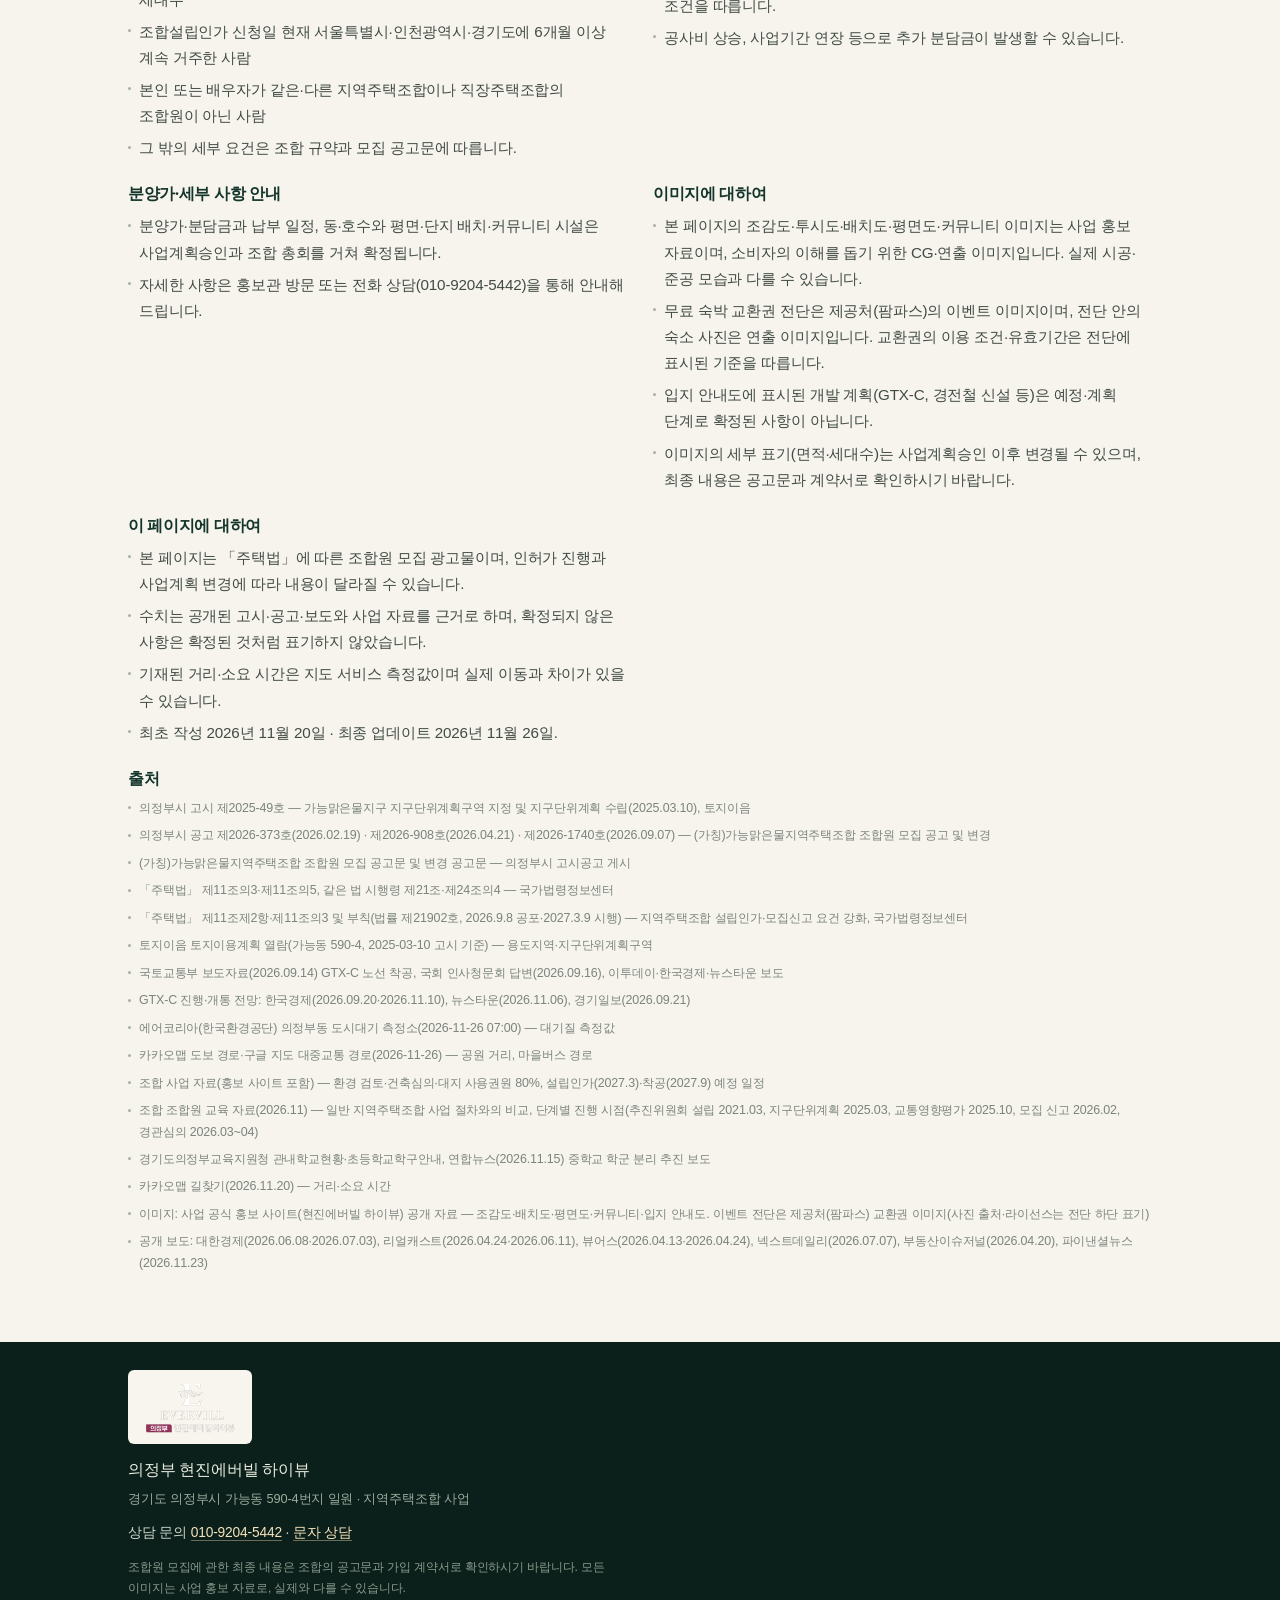
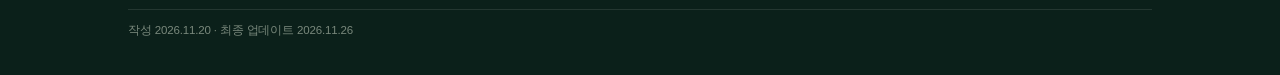
<file: hyunview/index.html>
<!DOCTYPE html>
<html lang="ko">
<head>
<meta charset="utf-8">
<meta name="viewport" content="width=device-width, initial-scale=1">
<title>의정부 현진에버빌 하이뷰 — 가능동 546세대 조합원 모집 안내</title>
<meta name="description" content="경기도 의정부시 가능동 590-4번지 일원, 지하 4층~지상 25층 7개동 546세대 규모의 지역주택조합 사업 '의정부 현진에버빌 하이뷰'. 전용 59㎡·84㎡ 구성과 입지, 조합원 모집 안내 및 상담 연락처(010-9204-5442)를 확인하세요.">
<meta name="robots" content="index, follow">
<meta name="color-scheme" content="light">
<link rel="canonical" href="https://ongtnt02.github.io/hyunview/">
<meta property="og:type" content="website">
<meta property="og:site_name" content="의정부 현진에버빌 하이뷰">
<meta property="og:locale" content="ko_KR">
<meta property="og:title" content="의정부 현진에버빌 하이뷰 — 가능동 546세대 조합원 모집 안내">
<meta property="og:description" content="가능동 590-4번지 일원, 지하 4층~지상 25층 7개동 546세대. 전용 59㎡·84㎡ 지역주택조합 사업 안내. 상담 010-9204-5442">
<meta property="og:url" content="https://ongtnt02.github.io/hyunview/">
<meta property="og:image" content="https://ongtnt02.github.io/hyunview/assets/hero-aerial.jpg">
<meta name="twitter:card" content="summary_large_image">
<link rel="preload" as="image" href="assets/hero-aerial.jpg">
<link rel="stylesheet" href="styles.css?v=20261126b">
</head>
<body>
<a class="skip-link" href="#main">본문으로 바로 가기</a>

<header class="site-header" id="top">
  <div class="wrap header-inner">
    <a class="brand" href="#top">
      <span class="brand-kr">의정부 현진에버빌</span>
      <span class="brand-en">HYUNVIEW</span>
    </a>
    <nav class="site-nav" aria-label="페이지 안내">
      <a href="#event">이벤트</a>
      <a href="#overview">단지 개요</a>
      <a href="#location">입지</a>
      <a href="#types" class="nav-wide">평형</a>
      <a href="#progress" class="nav-wide">진행 단계</a>
      <a href="#contact">상담</a>
    </nav>
  </div>
</header>

<main id="main">

  <!-- ==========================================================
       1. 히어로
       ========================================================== -->
  <section class="hero">
    <div class="hero-media" aria-hidden="true">
      <img src="assets/hero-aerial.jpg" alt="" width="900" height="728" fetchpriority="high" decoding="async">
    </div>
    <div class="hero-veil" aria-hidden="true"></div>

    <div class="wrap hero-inner">
      <p class="eyebrow">경기도 의정부시 가능동 590-4번지 일원</p>
      <h1>의정부 현진에버빌<br class="br-mobile"> 하이뷰</h1>
      <p class="hero-lede">
        가능동 590-4번지 일원, <strong>지하 4층~지상 25층 7개동 546세대</strong> 규모로 추진 중인
        <strong>지역주택조합</strong> 사업입니다. 실수요 선호도가 높은 전용 59㎡·84㎡로 구성되고,
        경전철 흥선역·의정부시청역이 약 1.6~1.8km 거리에 있고, GTX-C 의정부역 개통이 예정된 입지입니다.
        분양가·사업 일정 등 세부 조건은 조합 모집 공고문과 가입 계약서로 확인하실 수 있습니다.
      </p>
      <div class="hero-actions">
        <a class="btn btn-primary" href="tel:010-9204-5442">전화 상담 010-9204-5442</a>
        <a class="btn btn-ghost" href="#event">방문 이벤트 안내</a>
      </div>

      <a class="hero-event" href="#event">
        <span class="hero-event-label">방문 이벤트</span>
        <span class="hero-event-text">교환권 이미지를 내려받아 지참 후 홍보관 방문 시 <strong>무료 숙박권</strong>으로 교환 · 선착순 50분 한정</span>
      </a>

      <dl class="stats">
        <div class="stat">
          <dt>총 세대수</dt>
          <dd><span class="num">546</span><span class="unit">세대</span></dd>
        </div>
        <div class="stat">
          <dt>전용면적</dt>
          <dd><span class="num">59·84</span><span class="unit">㎡</span></dd>
        </div>
        <div class="stat">
          <dt>규모</dt>
          <dd><span class="num">7</span><span class="unit">개동 · 최고 25층</span></dd>
        </div>
        <div class="stat">
          <dt>주차</dt>
          <dd><span class="num">712</span><span class="unit">대 (세대당 1.30대)</span></dd>
        </div>
      </dl>

      <ul class="hero-facts" aria-label="주요 진행 절차">
        <li>지구단위계획구역 고시 <span>2025.03.10</span></li>
        <li>조합원 모집 신고 공고 <span>2026.02.19</span></li>
        <li>모집 신고 변경(2차) <span>2026.09.07</span></li>
        <li>홍보관 개관 <span>2026.04.24</span></li>
      </ul>
      <p class="credit">조감도: 사업 홍보 자료 · 실제와 다를 수 있습니다</p>
    </div>
  </section>

  <!-- ==========================================================
       2. 방문 이벤트
       ========================================================== -->
  <section class="event" id="event" aria-labelledby="event-title">
    <div class="wrap">
      <div class="event-card">
        <figure class="event-media">
          <img src="assets/event-voucher.jpg" alt="팜파스 호텔·리조트·펜션 무료 숙박 교환권 전단 이미지" width="1053" height="1494" loading="lazy" decoding="async">
        </figure>
        <div class="event-copy">
          <p class="event-label">방문 이벤트 · 무료 숙박 교환권</p>
          <h2 id="event-title">전단을 내려받아 지참하고<br>오시면, 무료 숙박권으로<br>교환해 드립니다</h2>
          <p class="event-body">
            아래 <strong>팜파스 호텔·리조트·펜션 무료 숙박 교환권</strong> 전단을 내려받아(또는 인쇄해)
            홍보관을 방문하시면, 홍보관에서 <strong>무료 숙박권으로 교환</strong>해 드립니다.
            전단은 <strong>선착순 50분 한정</strong>으로 배포됩니다.
          </p>
          <a class="btn btn-primary event-download" href="assets/event-voucher.jpg" download="현진에버빌-하이뷰-무료숙박교환권.jpg">
            무료 숙박 교환권 이미지 다운로드
          </a>
          <p class="event-download-hint">이미지를 저장하거나 인쇄해 홍보관에 가져가시면 됩니다. (모바일은 이미지를 길게 눌러 저장)</p>
          <ul class="event-terms">
            <li><span>참여 방법</span><p>전단 이미지 다운로드 후 지참하여 홍보관 방문 (홍보관에서 무료 숙박권으로 교환)</p></li>
            <li><span>배포 수량</span><p>선착순 50분 한정 배포</p></li>
            <li><span>이용 지역</span><p>속초 · 제주도 · 가평 · 태백시 · 평창 (팜파스 호텔·리조트·펜션)</p></li>
            <li><span>이용 조건</span><p>2인 스탠다드 객실 기준 · 발행일로부터 2년</p></li>
            <li><span>별도 비용</span><p>청소비 35,000원 별도 (주말·공휴일 제외)</p></li>
          </ul>
          <p class="event-note">
            교환권의 이용 조건은 전단에 표시된 기준을 따르며, 예약 가능 여부와 객실은 제공처(팜파스) 사정에 따라 달라질 수 있습니다.
            자세한 내용은 홍보관에서 안내받으실 수 있습니다.
          </p>
        </div>
      </div>
    </div>
  </section>

  <!-- ==========================================================
       3. 단지 개요
       ========================================================== -->
  <section class="section" id="overview" aria-labelledby="overview-title">
    <div class="wrap">
      <header class="section-head">
        <p class="eyebrow">단지 개요</p>
        <h2 id="overview-title">숫자로 보는 사업 개요</h2>
        <p class="section-lede">
          세대수와 전용면적 구성, 주차 계획까지 한눈에 보실 수 있도록 정리했습니다.
          공개된 인허가 고시·공고와 사업 자료를 기준으로 했으며, 근거는 페이지 아래에 함께 적었습니다.
        </p>
      </header>

      <div class="overview-grid">
        <div class="table-wrap">
          <table class="spec-table">
            <caption class="visually-hidden">의정부 현진에버빌 하이뷰 사업 개요</caption>
            <tbody>
              <tr>
                <th scope="row">사업명</th>
                <td>의정부 현진에버빌 하이뷰</td>
              </tr>
              <tr>
                <th scope="row">사업 방식</th>
                <td>지역주택조합 <span class="sub">조합명 (가칭)가능맑은물지역주택조합</span></td>
              </tr>
              <tr>
                <th scope="row">대지 위치</th>
                <td>경기도 의정부시 가능동 590-4번지 일원</td>
              </tr>
              <tr>
                <th scope="row">규모</th>
                <td>지하 4층 ~ 지상 25층, 7개동 <span class="sub">공동주택 및 부대복리시설</span></td>
              </tr>
              <tr>
                <th scope="row">세대수</th>
                <td>총 546세대</td>
              </tr>
              <tr>
                <th scope="row">전용면적 구성</th>
                <td>59㎡ 254세대 · 84㎡ 292세대</td>
              </tr>
              <tr>
                <th scope="row">대지면적</th>
                <td>23,002.50㎡ <span class="sub">사업 자료 기준</span></td>
              </tr>
              <tr>
                <th scope="row">주차</th>
                <td>712대 (세대당 약 1.30대)</td>
              </tr>
              <tr>
                <th scope="row">업무대행</th>
                <td>씨앤티그룹 주식회사</td>
              </tr>
              <tr>
                <th scope="row">시공·브랜드</th>
                <td>
                  현진에버빌 <span class="sub">사업명에 사용된 브랜드 · 시공사 선정은 사업 절차에 따라 진행</span>
                </td>
              </tr>
              <tr>
                <th scope="row">분양가·분담금</th>
                <td>사업계획승인 및 조합 총회 절차를 거쳐 확정 <span class="sub">세부 안내는 홍보관 상담 시 안내</span></td>
              </tr>
              <tr>
                <th scope="row">착공·입주 시기</th>
                <td>인허가 및 사업 추진 일정에 따라 순차 진행 <span class="sub">확정 일정은 조합 공고로 안내</span></td>
              </tr>
              <tr>
                <th scope="row">홍보관</th>
                <td>의정부동 대로변 사거리 코너 · 경전철 범골역 인근 도보권 <span class="sub">방문 전 위치 안내 <a href="tel:010-9204-5442">010-9204-5442</a></span></td>
              </tr>
            </tbody>
          </table>
        </div>

        <div class="overview-figs">
          <figure class="shot">
            <img src="assets/site-plan.jpg" alt="의정부 현진에버빌 하이뷰 단지 배치도" width="900" height="729" loading="lazy" decoding="async">
            <figcaption>단지 배치도 <span>사업 홍보 자료</span></figcaption>
          </figure>
          <figure class="shot">
            <img src="assets/aerial-sunset.jpg" alt="단지 주변 도로와 철도가 보이는 조감 연출 이미지" width="550" height="550" loading="lazy" decoding="async">
            <figcaption>단지 조감 연출 <span>실제와 다를 수 있습니다</span></figcaption>
          </figure>
        </div>
      </div>

      <p class="footnote">
        근거: 의정부시 고시 제2025-49호(지구단위계획구역 지정), 의정부시 공고 제2026-373호·제2026-908호·제2026-1740호(조합원 모집 신고 및 변경),
        공개 보도(2026-04 ~ 2026-09), 사업 홍보 자료. 조감도·배치도는 소비자의 이해를 돕기 위한 이미지로, 사업계획승인 과정에서 변경될 수 있습니다.
      </p>
    </div>
  </section>

  <!-- ==========================================================
       4. 입지 · 교통
       ========================================================== -->
  <section class="section section-alt" id="location" aria-labelledby="location-title">
    <div class="wrap">
      <header class="section-head">
        <p class="eyebrow">입지 · 교통</p>
        <h2 id="location-title">가능동에서 서울로, 지금과 앞으로</h2>
        <p class="section-lede">
          지금 이용할 수 있는 교통과 앞으로의 계획, 대지 주변의 환경을 나눠 적었습니다.
          거리와 시간은 지도 서비스의 도보·차량 경로로 2026년 11월 20일 확인한 값이고, 이후 다시 확인한 항목은 그 날짜를 함께 적었습니다.
        </p>
      </header>

      <div class="loc-grid">
        <figure class="map-figure">
          <img src="assets/location-map.jpg" alt="GTX-C, 경전철, 주요 도로와 단지 위치를 표시한 입지 안내도" width="900" height="912" loading="lazy" decoding="async">
          <figcaption>입지 안내도 <span>사업 홍보 자료 · 표기된 개발 계획은 예정 사항입니다</span></figcaption>
        </figure>

        <div class="loc-list">
          <h3 class="minor-title">현재 교통</h3>
          <div class="table-wrap">
            <table class="spec-table compact">
              <caption class="visually-hidden">주요 역·도로까지 거리</caption>
              <thead>
                <tr><th scope="col">지점</th><th scope="col">거리</th><th scope="col">도보</th><th scope="col">차량</th></tr>
              </thead>
              <tbody>
                <tr><th scope="row">흥선역 (의정부경전철)</th><td>1.6km</td><td>약 25분</td><td>약 8분</td></tr>
                <tr><th scope="row">의정부시청역 (경전철)</th><td>1.8km</td><td>약 28분</td><td>—</td></tr>
                <tr><th scope="row">의정부역 (1호선)</th><td>2.7km</td><td>약 43분</td><td>약 11분</td></tr>
                <tr><th scope="row">회룡역 (1호선·경전철)</th><td>4.4km</td><td>약 68분</td><td>—</td></tr>
                <tr><th scope="row">호원IC (수도권제1순환)</th><td>7.4km</td><td>—</td><td>약 15분</td></tr>
              </tbody>
            </table>
          </div>
          <p class="footnote">
            출처: 카카오맵 길찾기(2026-11-20 09:30경 측정). 출발 지점·경로·교통 상황에 따라 달라질 수 있으며,
            차량 시간은 측정 시점의 통행 상황을 반영합니다.
          </p>
          <figure class="shot shot-wide">
            <img src="assets/aerial-road.jpg" alt="단지 주변 도로망과 광역철도가 이어지는 모습의 조감 연출 이미지" width="500" height="500" loading="lazy" decoding="async">
            <figcaption>광역 교통 연출 <span>실제와 다를 수 있습니다</span></figcaption>
          </figure>
        </div>
      </div>

      <div class="note-box" id="traffic">
        <h3>교통 여건 — 지금의 이동과 앞으로의 변화</h3>
        <p>
          가장 가까운 역은 의정부경전철 흥선역으로 1.6km, 도보 약 25분 거리입니다. 걸어서 오가기에는 부담이 있는 거리여서
          단지 인근 정류장에서 마을버스 201번을 타고 흥선역까지 7개 정류장을 이동하는 방식이 생활 동선에 가깝습니다
          (구글 지도 대중교통 경로, 2026-11-26 확인 · 노선과 배차는 바뀔 수 있습니다).
          1호선 의정부역은 2.7km로 차량 약 11분, 경전철 의정부시청역은 1.8km 도보 약 28분입니다.
        </p>
        <p>
          광역 이동은 지금은 1호선과 도로망에 기대고, 앞으로는 GTX-C가 변수입니다. GTX-C는 2026년 9월 15일 본공사에 들어가
          착공일로부터 60개월, 2031년 9월 준공을 목표로 하고 있습니다. 개통하면 의정부역에서 삼성역까지 약 20분이 걸린다는 것이
          의정부시 예상치입니다. 다만 2026년 11월 보도에서는 개통 시점이 더 늦어질 수 있다는 전망도 나왔으므로,
          개통을 전제로 한 조건으로 보시면 안 됩니다.
        </p>
        <p>
          차량은 단지 남쪽 호국로(39·43번 국도)에서 서부로로 이어져 사패터널을 지나 호원IC로 진입합니다.
          호원IC까지 7.4km·차량 약 15분(카카오맵, 2026-11-20)이고, 서울 도심·강남 방면은 이 경로로 외곽순환·내부순환 축을
          이용하게 됩니다. 정리하면 도보 역세권이라 부르기 어려운 거리에, 버스와 차량 접근이 중심인 입지입니다.
        </p>
      </div>

      <div class="cards-2">
        <article class="card card-future">
          <p class="card-tag">예정 · 확정 아님</p>
          <h3>GTX-C 의정부역</h3>
          <ul class="card-list">
            <li><span>진행 상황</span> 2026년 9월 15일 본공사 착수</li>
            <li><span>공사 기간</span> 착공일로부터 60개월</li>
            <li><span>목표</span> 2031년 9월 준공, 개통은 그 이후(시운전 등)</li>
            <li><span>기대 시간</span> 의정부역~삼성역 약 20분(의정부시 예상치)</li>
          </ul>
          <p class="card-note">
            개통 시점은 2028년 → 2031년으로 조정되었고, 실제 개통 연도는 국토교통부 자료와
            국회 답변에서도 2031년 이후로 언급됩니다. <strong>예정 사항이며 확정된 개통일이 아닙니다.</strong>
          </p>
        </article>

        <article class="card card-future">
          <p class="card-tag">계획안 · 확정 아님</p>
          <h3>경전철 경민대역(가칭) 신설</h3>
          <ul class="card-list">
            <li><span>구상</span> 흥선역에서 경민대·종합운동장을 거쳐 4.2km 연장</li>
            <li><span>단계</span> 의정부시가 경기도 도시철도망 구축계획 반영을 건의한 단계</li>
            <li><span>남은 절차</span> 도시철도망 반영, 예비타당성 조사 등</li>
          </ul>
          <p class="card-note">
            역 신설은 <strong>계획안 단계</strong>로, 개통 시기와 위치가 정해지지 않았습니다.
            이 페이지에서는 역세권을 확정된 조건으로 안내하지 않습니다.
          </p>
        </article>
      </div>

      <div class="note-box">
        <h3>도로</h3>
        <p>
          서부로, 39번 국도, 수도권제1순환고속도로 호원IC를 이용할 수 있습니다.
          서울 도심·강남 방면은 자차 이동 시 호원IC 진입 후 외곽순환·내부순환 축을 이용하는 경로가 일반적입니다.
        </p>
      </div>

      <div class="note-box" id="environment">
        <h3>환경 여건 — 숲과 공원, 생활환경</h3>
        <ul class="card-list">
          <li><span>지형</span>북측 홍복산, 남측 사패산·도봉산 자락에 둘러싸인 의정부 분지의 서쪽 주거지입니다. 정상까지 직선거리는 홍복산 약 2.8km, 사패산 약 2.5km, 도봉산 약 4.9km입니다(정상 좌표 기준 직선거리).</li>
          <li><span>공원</span>토끼공원(가능동 709)까지 도보 약 9분(0.5km), 어수정공원까지 도보 약 24분(1.6km), 직동근린공원까지 도보 약 28분(1.7km)입니다(카카오맵 도보 경로, 2026-11-26).</li>
          <li><span>대기질</span>에어코리아 의정부동 도시대기 측정소가 단지에서 약 1.9km 떨어져 상시 측정합니다. 2026년 11월 26일 7시 측정값은 미세먼지(PM10) 22㎍/㎥·초미세먼지(PM2.5) 9㎍/㎥로 '좋음' 단계였습니다(측정 시점 기준이며 날짜·시간에 따라 달라집니다).</li>
          <li><span>용도지역</span>대지는 제2종일반주거지역이자 지구단위계획구역(가능맑은물지구)입니다(토지이음, 2025-03-10 고시 기준).</li>
          <li><span>소음</span>호국로·서부로 같은 간선도로가 가까워 동·호수 위치에 따라 교통 소음의 영향이 다를 수 있습니다. 동별 배치와 소음 저감 시설은 사업계획승인 도면에서 확인하실 수 있고, 이 페이지에서는 확정된 저감 계획을 확인하지 못했습니다.</li>
        </ul>
        <p class="footnote">
          출처: 카카오맵 도보 경로·구글 지도 대중교통 경로(2026-11-26), 산 정상 좌표 기준 직선거리,
          에어코리아(한국환경공단) 의정부동 측정소(2026-11-26 07:00), 토지이음 토지이용계획 열람(2025-03-10 기준), 공개 보도(뷰어스 2026-04-13·2026-04-24).
        </p>
      </div>
    </div>
  </section>

  <!-- ==========================================================
       5. 평형 · 타입
       ========================================================== -->
  <section class="section" id="types" aria-labelledby="types-title">
    <div class="wrap">
      <header class="section-head">
        <p class="eyebrow">평형 · 타입</p>
        <h2 id="types-title">전용 59㎡ · 84㎡, 두 개 면적대</h2>
        <p class="section-lede">
          546세대 가운데 254세대가 전용 59㎡, 292세대가 전용 84㎡입니다.
          84㎡는 84A·84B·84C로 나뉘며, 사업 자료 기준으로 158·46·88세대입니다.
          타입별 세대수와 면적은 사업 홍보 자료 기준이며, 최종 내용은 공고문과 가입 계약서로 확인하실 수 있습니다.
        </p>
      </header>

      <div class="type-summary">
        <article class="type-card">
          <p class="type-area">전용 59㎡</p>
          <p class="type-count"><span class="num">254</span>세대</p>
          <p class="type-meta">전체의 약 47% · 59A</p>
        </article>
        <article class="type-card">
          <p class="type-area">전용 84㎡</p>
          <p class="type-count"><span class="num">292</span>세대</p>
          <p class="type-meta">전체의 약 53% · 84A 158 · 84B 46 · 84C 88</p>
        </article>
      </div>

      <div class="plan-gallery">
        <figure class="plan-card">
          <a href="assets/plan-59a.jpg" class="plan-link">
            <img src="assets/plan-59a.jpg" alt="전용 59㎡A 평면도" width="900" height="736" loading="lazy" decoding="async">
          </a>
          <figcaption><strong>59㎡A</strong> <span>사업 홍보 자료 · 도면은 변경될 수 있습니다</span></figcaption>
        </figure>
        <figure class="plan-card">
          <a href="assets/plan-84a.jpg" class="plan-link">
            <img src="assets/plan-84a.jpg" alt="전용 84㎡A 평면도" width="900" height="734" loading="lazy" decoding="async">
          </a>
          <figcaption><strong>84㎡A</strong> <span>사업 홍보 자료 · 도면은 변경될 수 있습니다</span></figcaption>
        </figure>
        <figure class="plan-card">
          <a href="assets/plan-84b.jpg" class="plan-link">
            <img src="assets/plan-84b.jpg" alt="전용 84㎡B 평면도" width="900" height="733" loading="lazy" decoding="async">
          </a>
          <figcaption><strong>84㎡B</strong> <span>사업 홍보 자료 · 도면은 변경될 수 있습니다</span></figcaption>
        </figure>
        <figure class="plan-card">
          <a href="assets/plan-84c.jpg" class="plan-link">
            <img src="assets/plan-84c.jpg" alt="전용 84㎡C 평면도" width="900" height="733" loading="lazy" decoding="async">
          </a>
          <figcaption><strong>84㎡C</strong> <span>사업 홍보 자료 · 도면은 변경될 수 있습니다</span></figcaption>
        </figure>
      </div>
      <p class="footnote">
        평면도는 사업 홍보 자료이며, 치수·마감·구조는 사업계획승인과 실시설계 과정에서 변경될 수 있습니다.
        이미지를 누르면 원본 크기로 열립니다.
      </p>

      <div class="table-wrap area-table">
        <table class="spec-table compact">
          <caption>타입별 면적과 세대수 (사업 홍보 자료 기준)</caption>
          <thead>
            <tr>
              <th scope="col">타입</th><th scope="col">전용면적</th><th scope="col">공급면적</th><th scope="col">세대수</th>
            </tr>
          </thead>
          <tbody>
            <tr><th scope="row">59A</th><td>59.9918㎡ (18.15평)</td><td>86.3042㎡ (26.11평)</td><td>254세대</td></tr>
            <tr><th scope="row">84A</th><td>84.99㎡ (25.71평)</td><td>111.19㎡ (33.64평)</td><td>158세대</td></tr>
            <tr><th scope="row">84B</th><td>84.99㎡ (25.71평)</td><td>111.94㎡ (33.86평)</td><td>46세대</td></tr>
            <tr><th scope="row">84C</th><td>84.99㎡ (25.71평)</td><td>112.25㎡ (33.95평)</td><td>88세대</td></tr>
          </tbody>
        </table>
      </div>
      <p class="footnote">
        면적은 사업 홍보 자료의 평면도 표기값입니다. 사업계획승인 변경 등으로 실시공 시 달라질 수 있으므로,
        계약 전 공고문·가입 계약서로 확인하시기 바랍니다.
      </p>
    </div>
  </section>

  <!-- ==========================================================
       6. 생활 인프라
       ========================================================== -->
  <section class="section section-alt" id="life" aria-labelledby="life-title">
    <div class="wrap">
      <header class="section-head">
        <p class="eyebrow">생활 인프라</p>
        <h2 id="life-title">교육 · 의료 · 상권</h2>
        <p class="section-lede">
          학교·병원·상권까지 실제 거리를 지도와 교육청 자료로 확인해 정리했습니다.
          거리는 단지 위치(가능동 590-4)에서 측정한 값입니다.
        </p>
      </header>

      <div class="infra-grid">
        <article class="infra">
          <h3>교육</h3>
          <ul class="infra-list">
            <li>
              <span class="infra-name">경민중학교 <em>(사립·남)</em></span>
              <span class="infra-dist">약 0.6~0.9km · 도보 10~15분</span>
            </li>
            <li>
              <span class="infra-name">경민여자중학교 <em>(사립·여)</em></span>
              <span class="infra-dist">약 0.6~0.9km · 도보 10~15분</span>
            </li>
            <li>
              <span class="infra-name">경민고등학교 · 경민비즈니스고 · 경민IT고 <em>(사립)</em></span>
              <span class="infra-dist">약 0.6~1.0km · 도보 10~15분</span>
            </li>
            <li>
              <span class="infra-name">가능초등학교 <em>(공립)</em></span>
              <span class="infra-dist">약 1.3~1.7km · 도보 20~27분</span>
            </li>
            <li>
              <span class="infra-name">의정부서초등학교 <em>(공립)</em></span>
              <span class="infra-dist">약 1.6km · 도보 23분</span>
            </li>
            <li>
              <span class="infra-name">경민대학교</span>
              <span class="infra-dist">약 0.9~1.1km</span>
            </li>
          </ul>
          <p class="infra-note">
            초등학교는 도보 20분대 거리로, 단지 바로 앞에 초등학교는 없습니다.
            중학교 배정은 의정부시 전체가 단일 학군(희망 3개교 지망 후 추첨)이며,
            2028학년도 신입생부터 가능·금오·송산·호원 4개 학군으로 나누는 방안이
            <strong>추진 중</strong>입니다(확정 전, 의정부교육지원청).
          </p>
        </article>

        <article class="infra">
          <h3>의료</h3>
          <ul class="infra-list">
            <li>
              <span class="infra-name">경기도의료원 의정부병원</span>
              <span class="infra-dist">약 1.9km · 차량 4분</span>
            </li>
            <li>
              <span class="infra-name">의정부을지대학교병원</span>
              <span class="infra-dist">약 3~4km · 차량 10분대</span>
            </li>
            <li>
              <span class="infra-name">의정부성모병원 등 도심 의료기관</span>
              <span class="infra-dist">의정부 도심 생활권</span>
            </li>
          </ul>

          <h3 class="infra-h3">상권</h3>
          <ul class="infra-list">
            <li>
              <span class="infra-name">신세계백화점 의정부점</span>
              <span class="infra-dist">약 2.5~3.1km · 차량 5~11분</span>
            </li>
            <li>
              <span class="infra-name">의정부역 지하상가 · 로데오거리</span>
              <span class="infra-dist">약 2.1km · 차량 4분</span>
            </li>
            <li>
              <span class="infra-name">롯데마트 의정부점 · 홈플러스 의정부점</span>
              <span class="infra-dist">약 3~4.6km · 차량 6~9분</span>
            </li>
            <li>
              <span class="infra-name">의정부시청</span>
              <span class="infra-dist">약 2.1km · 차량 7분</span>
            </li>
          </ul>

          <h3 class="infra-h3">자연</h3>
          <p class="infra-note plain">
            홍복산·사패산 자락과 가까운 서북부 주거지에 위치합니다. 단지 동측으로는
            가능동 기존 주거지와 학교·대학 캠퍼스가 이어집니다.
          </p>
        </article>
      </div>

      <h3 class="gallery-title">단지 안에서 — 홍보 자료로 본 시설</h3>
      <div class="gallery">
        <figure class="shot">
          <img src="assets/community-board.jpg" alt="커뮤니티 시설을 소개하는 홍보 이미지" width="900" height="734" loading="lazy" decoding="async">
          <figcaption>커뮤니티 <span>사업 홍보 자료 · 실제와 다를 수 있습니다</span></figcaption>
        </figure>
        <figure class="shot">
          <img src="assets/community-library.jpg" alt="커뮤니티 라운지 인테리어 연출 이미지" width="550" height="550" loading="lazy" decoding="async">
          <figcaption>커뮤니티 라운지 <span>연출 이미지</span></figcaption>
        </figure>
        <figure class="shot">
          <img src="assets/cpted.jpg" alt="범죄예방설계(CPTED) 적용을 소개하는 홍보 이미지" width="900" height="623" loading="lazy" decoding="async">
          <figcaption>범죄예방설계 <span>사업 홍보 자료</span></figcaption>
        </figure>
        <figure class="shot">
          <img src="assets/shuttle.jpg" alt="입주민 셔틀 운행을 소개하는 홍보 이미지" width="900" height="729" loading="lazy" decoding="async">
          <figcaption>셔틀 운행(계획) <span>사업 홍보 자료 · 운행 계획은 변경될 수 있습니다</span></figcaption>
        </figure>
      </div>

      <p class="footnote">
        거리는 지도 서비스(카카오맵·단지 정보 공개 사이트)의 측정값으로, 서로 측정 기준점이 달라 범위로 적었습니다.
        학교 정보는 경기도의정부교육지원청 관내학교현황·초등학교학구안내, 중학교 학군은 연합뉴스 보도(2026-11-15)를 근거로 했습니다.
        갤러리 이미지는 사업 홍보 자료로, 시설 구성과 운영 방식은 사업계획승인 이후 달라질 수 있습니다.
      </p>
    </div>
  </section>

  <!-- ==========================================================
       7. 사업 진행 단계
       ========================================================== -->
  <section class="section" id="progress" aria-labelledby="progress-title">
    <div class="wrap">
      <header class="section-head">
        <p class="eyebrow">사업 진행 단계</p>
        <h2 id="progress-title">지금 어디까지 왔는지</h2>
        <p class="section-lede">
          가능맑은물지역주택조합은 지구단위계획과 교통영향평가, 경관·건축심의를 먼저 마친 뒤 조합원을 모집했습니다.
          일반적인 지역주택조합과 절차 순서가 다르고, 남은 절차는 조합 설립인가부터 3단계입니다(2026년 11월 26일 기준).
        </p>
      </header>

      <!-- 일반 지역주택조합과의 절차 비교 -->
      <div class="vs">
        <p class="vs-kicker">일반 지역주택조합과 비교</p>
        <h3 class="vs-title">인허가부터 진행하고, 조합원을 모집합니다</h3>
        <p class="vs-lede">
          지역주택조합 사업은 같은 절차를 밟아도 순서에 따라 위험과 기간이 달라집니다.
          일반적인 사업은 조합원을 먼저 모은 뒤 지구단위계획·교통영향평가·건축심의를 밟지만,
          이 사업은 핵심 인허가와 심의를 먼저 끝낸 상태에서 모집을 진행하고 있습니다.
        </p>

        <div class="vs-lanes">
          <article class="lane lane-normal">
            <div class="lane-head">
              <h4 class="lane-name">일반 지역주택조합</h4>
              <p class="lane-tag">조합원 모집이 먼저 → 인허가·심의</p>
            </div>
            <ol class="lane-flow">
              <li><span class="chip"><span class="chip-no">1</span><span class="chip-txt">추진위원회 설립</span></span></li>
              <li><span class="chip is-mob"><span class="chip-no">2</span><span class="chip-txt">조합원 모집 신고</span></span></li>
              <li><span class="chip"><span class="chip-no">3</span><span class="chip-txt">지구단위계획</span></span></li>
              <li><span class="chip"><span class="chip-no">4</span><span class="chip-txt">조합설립인가</span></span></li>
              <li><span class="chip"><span class="chip-no">5</span><span class="chip-txt">교통영향평가</span><span class="chip-meta">약 3~4개월</span></span></li>
              <li><span class="chip"><span class="chip-no">6</span><span class="chip-txt">건축심의</span><span class="chip-meta">약 4~6개월</span></span></li>
              <li><span class="chip"><span class="chip-no">7</span><span class="chip-txt">사업시행계획인가</span><span class="chip-meta">약 4~6개월</span></span></li>
              <li><span class="chip is-end"><span class="chip-no">8</span><span class="chip-txt">착공</span><span class="chip-meta">약 36개월</span></span></li>
            </ol>
            <p class="lane-note">
              모집을 마친 뒤 심의를 밟기 때문에 <strong>심의 지연과 계획 변경 위험</strong>이 사업 후반까지 남고, 일정도 길어집니다.
            </p>
          </article>

          <article class="lane lane-ours">
            <div class="lane-head">
              <h4 class="lane-name">현진에버빌 하이뷰</h4>
              <p class="lane-sub">(가칭)가능맑은물지역주택조합</p>
              <p class="lane-tag">인허가·심의 완료 → 조합원 모집</p>
            </div>
            <ol class="lane-flow">
              <li><span class="chip is-done"><span class="chip-chk">완료</span><span class="chip-txt">추진위원회 설립</span><span class="chip-meta">2021.03</span></span></li>
              <li><span class="chip is-done"><span class="chip-chk">완료</span><span class="chip-txt">지구단위계획</span><span class="chip-meta">2025.03</span></span></li>
              <li><span class="chip is-done"><span class="chip-chk">완료</span><span class="chip-txt">교통영향평가</span><span class="chip-meta">2025.10</span></span></li>
              <li><span class="chip is-done is-mob"><span class="chip-chk">완료</span><span class="chip-txt">조합원 모집 신고</span><span class="chip-meta">2026.02</span></span></li>
              <li><span class="chip is-done"><span class="chip-chk">완료</span><span class="chip-txt">경관·건축심의</span><span class="chip-meta">2026.03~04</span></span></li>
              <li><span class="chip is-done is-mob"><span class="chip-chk">완료</span><span class="chip-txt">조합원 모집·홍보관</span><span class="chip-meta">2026.04</span></span></li>
              <li class="lane-break"><span>여기서부터 남은 절차 3단계</span></li>
              <li><span class="chip is-next"><span class="chip-chk is-wait">예정</span><span class="chip-txt">조합 설립인가</span><span class="chip-meta">2027.03</span></span></li>
              <li><span class="chip is-next"><span class="chip-chk is-wait">예정</span><span class="chip-txt">사업시행계획인가</span><span class="chip-meta">인가 후</span></span></li>
              <li><span class="chip is-next"><span class="chip-chk is-wait">예정</span><span class="chip-txt">착공·일반분양</span><span class="chip-meta">2027.09</span></span></li>
            </ol>
            <p class="lane-note">
              지구단위계획·교통영향평가·경관(건축)심의를 마친 상태에서 모집을 진행하고 있어, <strong>남은 절차는 조합 설립인가부터 3단계</strong>입니다.
            </p>
          </article>
        </div>

        <p class="vs-foot">
          ※ 절차 순서와 심의 소요 기간(교통영향평가 3~4개월, 건축심의 4~6개월, 사업시행계획인가 4~6개월, 착공 36개월)은
          조합 조합원 교육 자료(2026.11) 기준입니다. 소요 기간은 사업 여건에 따라 달라지고,
          이 사업의 예정 일정은 조합이 제시한 값으로 인허가·총회 결과에 따라 변경될 수 있습니다.
        </p>
      </div>

      <!-- 끝난 절차 · 남은 절차 -->
      <div class="stages">
        <div class="stage-col">
          <h3>끝난 절차 <span class="stage-count">7</span></h3>
          <ul class="done-list">
            <li class="done-item">
              <span class="done-chk" aria-hidden="true">✓</span>
              <div>
                <p class="done-name">추진위원회 설립</p>
                <p class="done-meta">2021.03 <span class="src">조합 교육 자료</span></p>
              </div>
            </li>
            <li class="done-item">
              <span class="done-chk" aria-hidden="true">✓</span>
              <div>
                <p class="done-name">지구단위계획구역 지정</p>
                <p class="done-meta">2025.03.10 · 의정부시 고시 제2025-49호</p>
              </div>
            </li>
            <li class="done-item">
              <span class="done-chk" aria-hidden="true">✓</span>
              <div>
                <p class="done-name">교통영향평가</p>
                <p class="done-meta">2025.10 완료 · 공개 보도</p>
              </div>
            </li>
            <li class="done-item">
              <span class="done-chk" aria-hidden="true">✓</span>
              <div>
                <p class="done-name">조합원 모집 신고</p>
                <p class="done-meta">2026.02.19 공고 제2026-373호 · 변경 2026.04.21 / 2026.09.07</p>
              </div>
            </li>
            <li class="done-item">
              <span class="done-chk" aria-hidden="true">✓</span>
              <div>
                <p class="done-name">경관심의 · 건축심의</p>
                <p class="done-meta">경관심의 2026.03.25 조건부 가결 · 건축심의 2026.04 <span class="src">조합 사업 자료</span></p>
              </div>
            </li>
            <li class="done-item">
              <span class="done-chk" aria-hidden="true">✓</span>
              <div>
                <p class="done-name">조합원 모집 · 홍보관 오픈</p>
                <p class="done-meta">2026.04.24 개관 · 1차 마감 후 2차 모집(2026.07) 진행</p>
              </div>
            </li>
            <li class="done-item">
              <span class="done-chk" aria-hidden="true">✓</span>
              <div>
                <p class="done-name">환경 검토</p>
                <p class="done-meta">완료 <span class="src">조합 사업 자료 기준</span></p>
              </div>
            </li>
          </ul>
        </div>

        <div class="stage-col stage-col-next">
          <h3>남은 절차 <span class="stage-count">3</span></h3>
          <div class="next-list">
            <article class="next-card">
              <p class="next-step">남은 1단계</p>
              <h4>조합 설립인가</h4>
              <p class="next-when">2027년 3월 예정</p>
              <p class="next-desc">
                대지의 80% 이상 사용권원과 15% 이상 소유권 확보가 필요합니다. 조합은 대지 사용권원 80%를
                확보한 것으로 제시하고 있으며, 2027년 3월 인가를 목표로 추진하고 있습니다.
              </p>
            </article>
            <article class="next-card">
              <p class="next-step">남은 2단계</p>
              <h4>사업시행계획인가</h4>
              <p class="next-when">설립인가 이후 추진 예정</p>
              <p class="next-desc">
                세대수·평형·배치·분담금이 이 단계에서 확정됩니다(「주택법」상 사업계획승인). 설립인가일부터 3년 안에 인가를 받지 못하면
                총회에서 사업 계속 여부를 정하게 되며, 그 전까지의 수치는 사업계획(안)입니다.
              </p>
            </article>
            <article class="next-card is-final">
              <p class="next-step">남은 3단계</p>
              <h4>착공 · 일반분양 · 입주</h4>
              <p class="next-when">2027년 9월 착공 예정 · 입주는 착공 후 순차</p>
              <p class="next-desc">
                착공 전까지 토지 소유권 100% 확보가 필요합니다. 일반분양 물량과 시점은 사업시행계획인가 이후
                확정되며, 입주 시기는 착공 이후 공정에 따라 순차적으로 안내됩니다.
              </p>
            </article>
          </div>
        </div>
      </div>

      <p class="footnote">
        설립인가(2027년 3월)·착공(2027년 9월) 예정 시기는 조합 사업 자료를 기준으로 적은 예정 일정이며, 인허가 진행과 총회 결과에 따라 달라질 수 있습니다.
        절차 구성과 소요 기간은 조합 조합원 교육 자료(2026.11)를 기준으로 정리했습니다.
        법정 요건과 절차는 「주택법」 제11조제2항(설립인가 요건), 제21조(사업계획승인과 대지 소유권), 제14조의2(사업이 지연될 때의 해산)를 따릅니다.
      </p>

      <div class="cards-2 checks">
        <article class="card">
          <h3>완료 표기의 근거</h3>
          <ul class="card-list">
            <li><span>고시·공고</span>지구단위계획 2025.03.10 · 모집 신고 2026.02.19(변경 2회) · 경관심의 2026.03.25</li>
            <li><span>공개 보도</span>교통영향평가(2025.10) · 홍보관 개관과 2차 모집(2026.04~07)</li>
            <li><span>조합 자료</span>추진위원회 설립(2021.03) · 건축심의(2026.04) · 환경 검토 · 대지 사용권원 80%</li>
          </ul>
          <p class="card-note">
            '조합 자료'로 표기한 항목은 공고문·보도로 확인되지 않아 조합이 제시한 교육·사업 자료를 그대로 적었습니다.
            자료별 출처는 아래 고지 섹션에 정리했습니다.
          </p>
        </article>
        <article class="card card-warn">
          <h3>참여 전에 알아 두실 점</h3>
          <ul class="card-list">
            <li><span>추가 분담금</span> 공사비·사업기간 변동으로 발생할 수 있음</li>
            <li><span>법령 개정</span> 2027.3.9 시행 개정으로 모집신고 요건이 토지 사용권원 80%로 강화됩니다. 이 사업의 모집 신고는 개정 시행 전인 2026년 2월에 이뤄졌습니다(부칙 경과조치)</li>
          </ul>
          <p class="card-note">
            토지 확보 현황과 분양가·동·호수 등 세부 사항은 홍보관 방문 또는 전화 상담(010-9204-5442)으로 안내해 드립니다.
          </p>
        </article>
      </div>
    </div>
  </section>

  <!-- ==========================================================
       8. 상담 안내 (연락처 자리)
       ========================================================== -->
  <section class="section section-contact" id="contact" aria-labelledby="contact-title">
    <div class="wrap">
      <header class="section-head center">
        <p class="eyebrow">상담 안내</p>
        <h2 id="contact-title">궁금한 점은 상담으로 확인하실 수 있습니다</h2>
        <p class="section-lede">
          조합원 자격, 토지 확보 현황, 분담금 납부 조건, 사업 일정은 문서로 확인하는 것이 가장 정확합니다.
          궁금한 점은 담당 직원에게 전화·문자로 바로 문의하시면, 공고문과 가입 계약서를 함께 확인해 안내해 드립니다.
        </p>
      </header>

      <div class="contact-grid">
        <a class="contact-card" href="tel:010-9204-5442">
          <p class="contact-kind">전화 상담</p>
          <p class="contact-value">010-9204-5442</p>
          <p class="contact-note">담당 직원 직통 번호 · 눌러서 바로 연결</p>
        </a>
        <a class="contact-card" href="sms:010-9204-5442">
          <p class="contact-kind">문자 상담</p>
          <p class="contact-value">010-9204-5442</p>
          <p class="contact-note">궁금한 내용을 문자로 남겨 주시면 확인 후 안내드립니다</p>
        </a>
      </div>

      <div class="contact-purpose">
        <h3>상담 전에 정리해 두시면 좋은 것</h3>
        <ol class="purpose-list">
          <li>세대주 여부와 거주 지역(서울·경기·인천 6개월 이상 거주 요건)</li>
          <li>세대원 전원 무주택 여부, 또는 전용 85㎡ 이하 1주택 보유 여부</li>
          <li>본인·배우자의 다른 주택조합 가입 여부</li>
          <li>확인하려는 항목 — 토지 확보 현황, 분담금 납부 일정, 해지·환급 조건</li>
        </ol>
        <p class="contact-disclaimer">
          이 페이지에는 상담 신청서가 없습니다. 개인정보를 입력·전송하는 기능을 두지 않았으며,
          상담은 위 번호로 직접 연락하시는 방식입니다.
        </p>
      </div>
    </div>
  </section>

  <!-- ==========================================================
       9. 고지
       ========================================================== -->
  <section class="section section-notice" id="notice" aria-labelledby="notice-title">
    <div class="wrap">
      <header class="section-head">
        <p class="eyebrow">고지</p>
        <h2 id="notice-title">조합원 모집 광고 표기 사항</h2>
        <p class="section-lede">
          「주택법」 제11조의5와 같은 법 시행령 제24조의4에 따라 조합원 모집 광고에 담아야 하는 사항을 아래와 같이 안내합니다.
        </p>
      </header>

      <p class="notice-statement">
        <strong>지역주택조합 또는 직장주택조합의 조합원 모집을 위한 광고</strong>
      </p>

      <div class="notice-facts">
        <div class="notice-fact">
          <p class="notice-fact-key">조합 명칭</p>
          <p class="notice-fact-value">(가칭)가능맑은물지역주택조합 <span class="sub">업무대행: 씨앤티그룹 주식회사</span></p>
        </div>
        <div class="notice-fact">
          <p class="notice-fact-key">조합원 모집 신고·변경 공고</p>
          <p class="notice-fact-value">의정부시 공고 제2026-373호(2026.02.19) <span class="sub">변경 제2026-908호(2026.04.21) · 제2026-1740호(2026.09.07)</span></p>
        </div>
        <div class="notice-fact">
          <p class="notice-fact-key">지구단위계획</p>
          <p class="notice-fact-value">의정부시 고시 제2025-49호(2025.03.10) 가능맑은물지구 지구단위계획구역 <span class="sub">지하 4층~지상 25층, 7개동 546세대</span></p>
        </div>
        <div class="notice-fact">
          <p class="notice-fact-key">토지 확보 현황</p>
          <p class="notice-fact-value">주택건설대지 사용권원 80% 확보 <span class="sub">조합 사업 자료 기준 · 소유권은 조합 설립인가 전 15% 이상, 착공 전 100% 확보 필요</span></p>
        </div>
        <div class="notice-fact">
          <p class="notice-fact-key">사업 위치</p>
          <p class="notice-fact-value">경기도 의정부시 가능동 590-4번지 일원 <span class="sub">홍보관: 의정부동 대로변 사거리 코너 · 경전철 범골역 인근 도보권 (방문 전 위치 안내 010-9204-5442) · 조합 사무소 소재지는 조합 모집 공고문에 기재</span></p>
        </div>
      </div>

      <div class="notice-blocks">
        <div>
          <h3>조합원 자격의 일반 기준</h3>
          <ul class="notice-list">
            <li>조합설립인가 신청일부터 입주 가능일까지 주택을 소유하지 않은 세대의 세대주, 또는 세대원 1명이 전용 85㎡ 이하 주택 1채를 소유한 세대의 세대주</li>
            <li>조합설립인가 신청일 현재 서울특별시·인천광역시·경기도에 6개월 이상 계속 거주한 사람</li>
            <li>본인 또는 배우자가 같은·다른 지역주택조합이나 직장주택조합의 조합원이 아닌 사람</li>
            <li>그 밖의 세부 요건은 조합 규약과 모집 공고문에 따릅니다.</li>
          </ul>
        </div>
        <div>
          <h3>사업비 · 분담금</h3>
          <ul class="notice-list">
            <li>사업비 구성과 항목별 산출근거는 조합 모집 공고문에 기재되어 있습니다.</li>
            <li>분담금 금액과 납부 일정, 해지 및 환급 조건은 가입 계약서에 명시된 조건을 따릅니다.</li>
            <li>공사비 상승, 사업기간 연장 등으로 추가 분담금이 발생할 수 있습니다.</li>
          </ul>
        </div>
        <div>
          <h3>분양가·세부 사항 안내</h3>
          <ul class="notice-list">
            <li>분양가·분담금과 납부 일정, 동·호수와 평면·단지 배치·커뮤니티 시설은 사업계획승인과 조합 총회를 거쳐 확정됩니다.</li>
            <li>자세한 사항은 홍보관 방문 또는 전화 상담(010-9204-5442)을 통해 안내해 드립니다.</li>
          </ul>
        </div>
        <div>
          <h3>이미지에 대하여</h3>
          <ul class="notice-list">
            <li>본 페이지의 조감도·투시도·배치도·평면도·커뮤니티 이미지는 사업 홍보 자료이며, 소비자의 이해를 돕기 위한 CG·연출 이미지입니다. 실제 시공·준공 모습과 다를 수 있습니다.</li>
            <li>무료 숙박 교환권 전단은 제공처(팜파스)의 이벤트 이미지이며, 전단 안의 숙소 사진은 연출 이미지입니다. 교환권의 이용 조건·유효기간은 전단에 표시된 기준을 따릅니다.</li>
            <li>입지 안내도에 표시된 개발 계획(GTX-C, 경전철 신설 등)은 예정·계획 단계로 확정된 사항이 아닙니다.</li>
            <li>이미지의 세부 표기(면적·세대수)는 사업계획승인 이후 변경될 수 있으며, 최종 내용은 공고문과 계약서로 확인하시기 바랍니다.</li>
          </ul>
        </div>
        <div>
          <h3>이 페이지에 대하여</h3>
          <ul class="notice-list">
            <li>본 페이지는 「주택법」에 따른 조합원 모집 광고물이며, 인허가 진행과 사업계획 변경에 따라 내용이 달라질 수 있습니다.</li>
            <li>수치는 공개된 고시·공고·보도와 사업 자료를 근거로 하며, 확정되지 않은 사항은 확정된 것처럼 표기하지 않았습니다.</li>
            <li>기재된 거리·소요 시간은 지도 서비스 측정값이며 실제 이동과 차이가 있을 수 있습니다.</li>
            <li>최초 작성 2026년 11월 20일 · 최종 업데이트 2026년 11월 26일.</li>
          </ul>
        </div>
      </div>

      <div class="notice-sources">
        <h3>출처</h3>
        <ul class="notice-list sources">
          <li>의정부시 고시 제2025-49호 — 가능맑은물지구 지구단위계획구역 지정 및 지구단위계획 수립(2025.03.10), 토지이음</li>
          <li>의정부시 공고 제2026-373호(2026.02.19) · 제2026-908호(2026.04.21) · 제2026-1740호(2026.09.07) — (가칭)가능맑은물지역주택조합 조합원 모집 공고 및 변경</li>
          <li>(가칭)가능맑은물지역주택조합 조합원 모집 공고문 및 변경 공고문 — 의정부시 고시공고 게시</li>
          <li>「주택법」 제11조의3·제11조의5, 같은 법 시행령 제21조·제24조의4 — 국가법령정보센터</li>
          <li>「주택법」 제11조제2항·제11조의3 및 부칙(법률 제21902호, 2026.9.8 공포·2027.3.9 시행) — 지역주택조합 설립인가·모집신고 요건 강화, 국가법령정보센터</li>
          <li>토지이음 토지이용계획 열람(가능동 590-4, 2025-03-10 고시 기준) — 용도지역·지구단위계획구역</li>
          <li>국토교통부 보도자료(2026.09.14) GTX-C 노선 착공, 국회 인사청문회 답변(2026.09.16), 이투데이·한국경제·뉴스타운 보도</li>
          <li>GTX-C 진행·개통 전망: 한국경제(2026.09.20·2026.11.10), 뉴스타운(2026.11.06), 경기일보(2026.09.21)</li>
          <li>에어코리아(한국환경공단) 의정부동 도시대기 측정소(2026-11-26 07:00) — 대기질 측정값</li>
          <li>카카오맵 도보 경로·구글 지도 대중교통 경로(2026-11-26) — 공원 거리, 마을버스 경로</li>
          <li>조합 사업 자료(홍보 사이트 포함) — 환경 검토·건축심의·대지 사용권원 80%, 설립인가(2027.3)·착공(2027.9) 예정 일정</li>
          <li>조합 조합원 교육 자료(2026.11) — 일반 지역주택조합 사업 절차와의 비교, 단계별 진행 시점(추진위원회 설립 2021.03, 지구단위계획 2025.03, 교통영향평가 2025.10, 모집 신고 2026.02, 경관심의 2026.03~04)</li>
          <li>경기도의정부교육지원청 관내학교현황·초등학교학구안내, 연합뉴스(2026.11.15) 중학교 학군 분리 추진 보도</li>
          <li>카카오맵 길찾기(2026.11.20) — 거리·소요 시간</li>
          <li>이미지: 사업 공식 홍보 사이트(현진에버빌 하이뷰) 공개 자료 — 조감도·배치도·평면도·커뮤니티·입지 안내도. 이벤트 전단은 제공처(팜파스) 교환권 이미지(사진 출처·라이선스는 전단 하단 표기)</li>
          <li>공개 보도: 대한경제(2026.06.08·2026.07.03), 리얼캐스트(2026.04.24·2026.06.11), 뷰어스(2026.04.13·2026.04.24), 넥스트데일리(2026.07.07), 부동산이슈저널(2026.04.20), 파이낸셜뉴스(2026.11.23)</li>
        </ul>
      </div>
    </div>
  </section>

</main>

<footer class="site-footer">
  <div class="wrap footer-inner">
    <img class="footer-logo" src="assets/brand-logo.png" alt="현진에버빌" width="180" height="105" loading="lazy" decoding="async">
    <p class="footer-brand">의정부 현진에버빌 하이뷰</p>
    <p class="footer-addr">경기도 의정부시 가능동 590-4번지 일원 · 지역주택조합 사업</p>
    <p class="footer-tel">상담 문의 <a href="tel:010-9204-5442">010-9204-5442</a> · <a href="sms:010-9204-5442">문자 상담</a></p>
    <p class="footer-note">
      조합원 모집에 관한 최종 내용은 조합의 공고문과 가입 계약서로 확인하시기 바랍니다.
      모든 이미지는 사업 홍보 자료로, 실제와 다를 수 있습니다.
    </p>
    <p class="footer-meta">작성 2026.11.20 · 최종 업데이트 2026.11.26</p>
  </div>
</footer>

<!-- 모바일 하단 고정 상담 안내 -->
<div class="tabbar" role="group" aria-label="상담 바로가기">
  <a href="#event" class="tabbar-item">방문 이벤트</a>
  <a href="tel:010-9204-5442" class="tabbar-item tabbar-cta">
    <span>전화 상담</span>
    <span class="tabbar-num">010-9204-5442</span>
  </a>
</div>

</body>
</html>
</file>
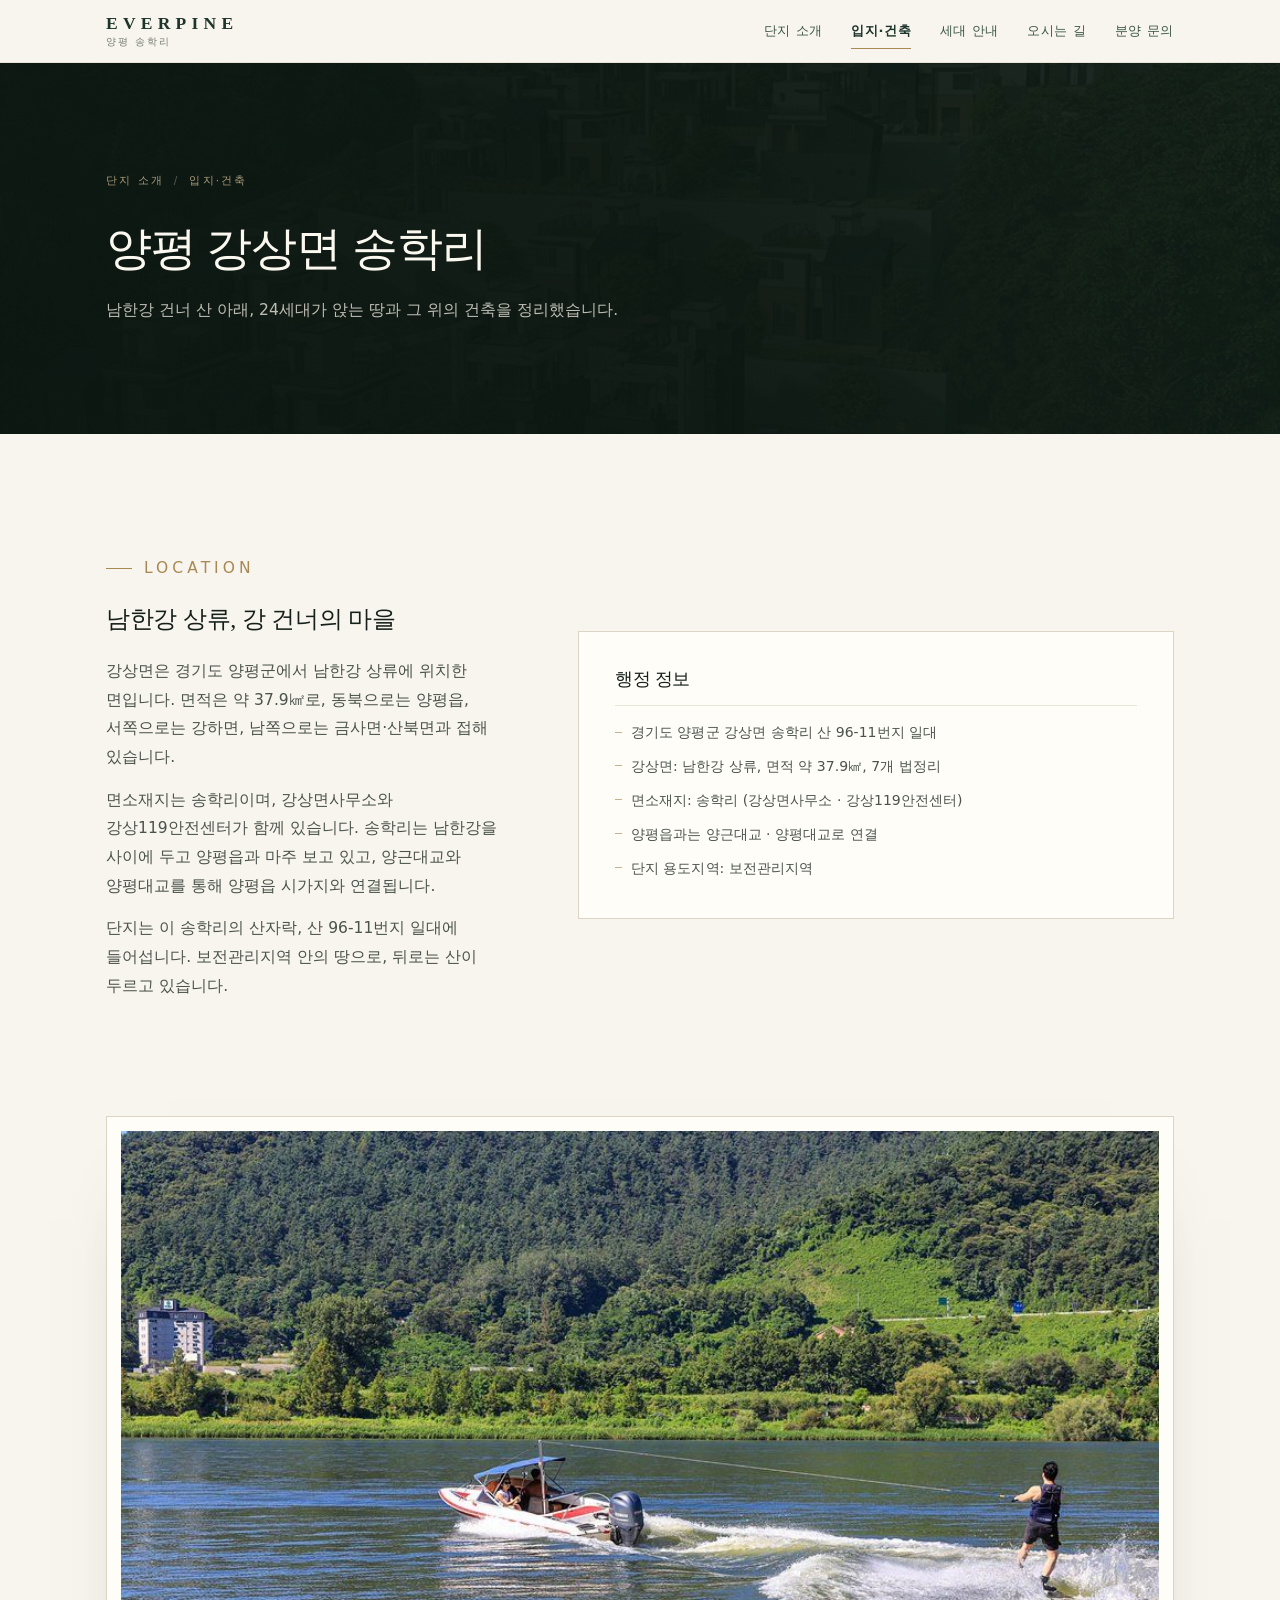
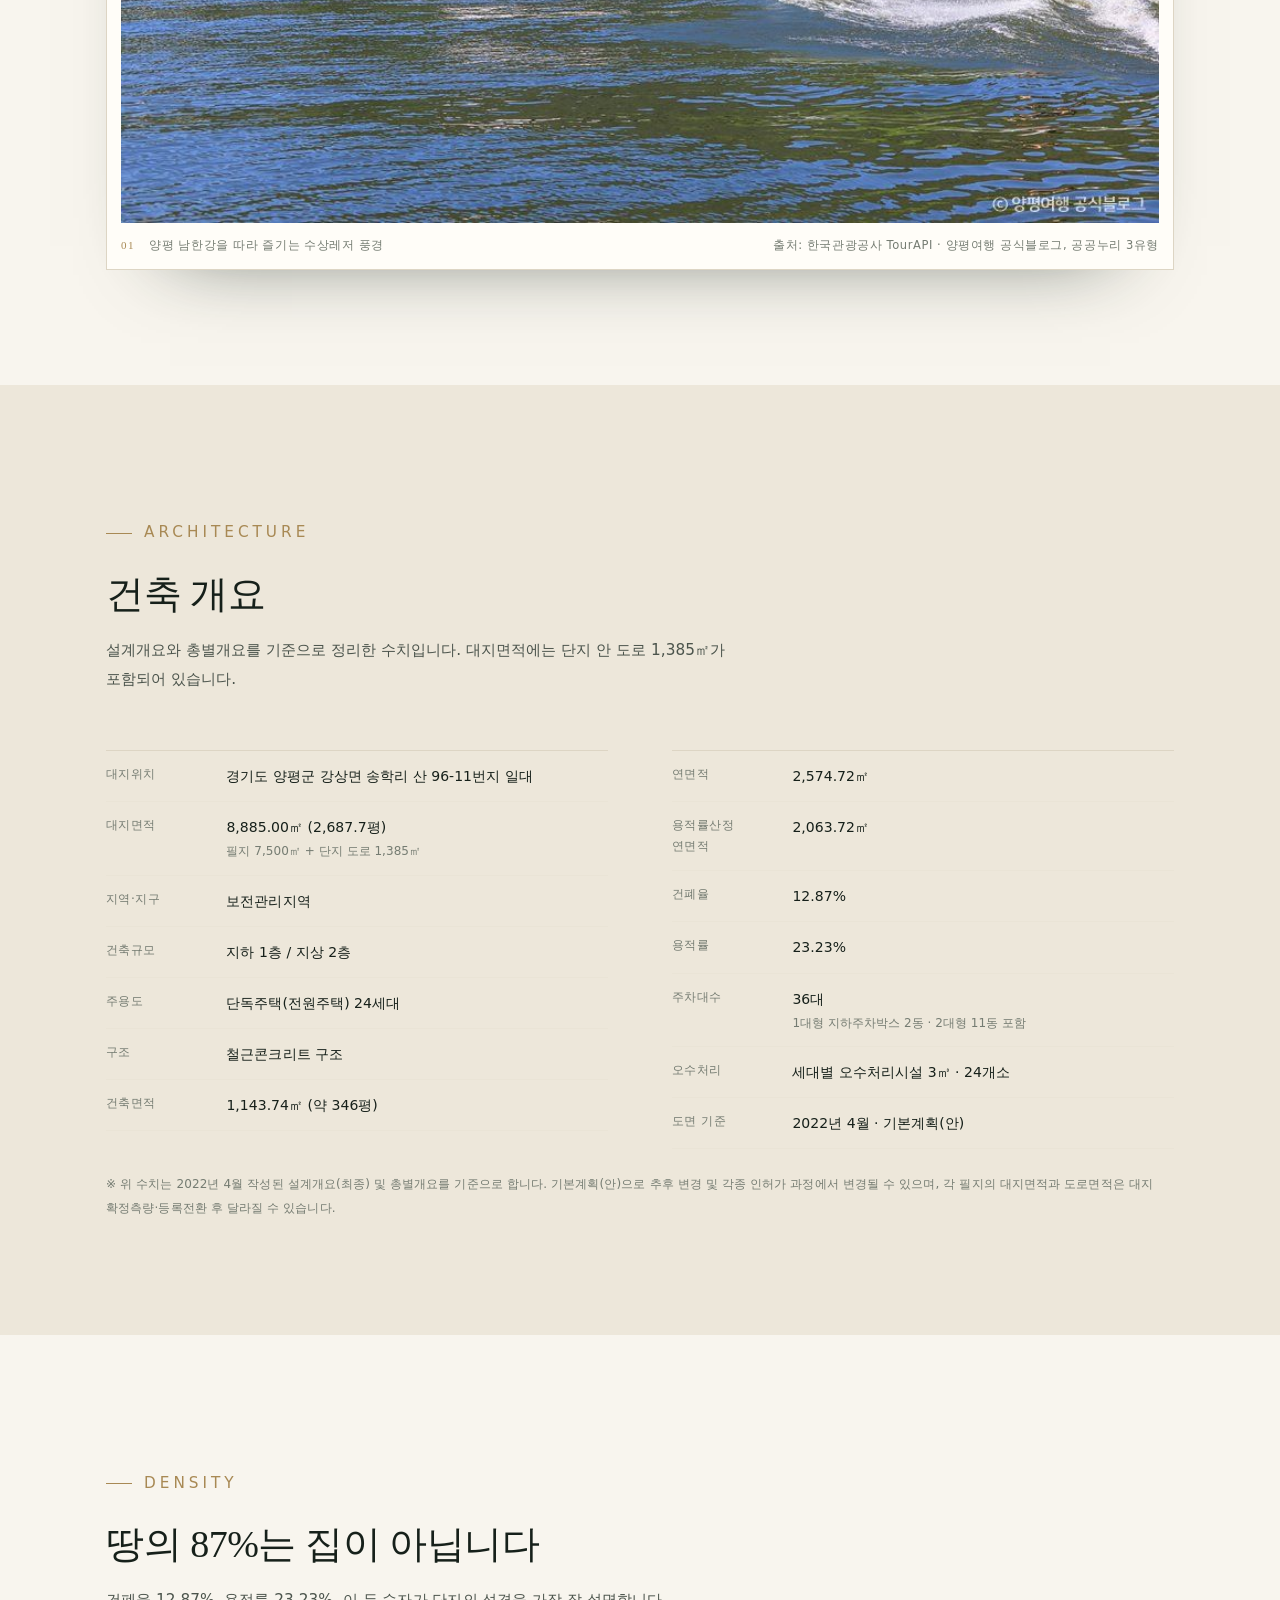
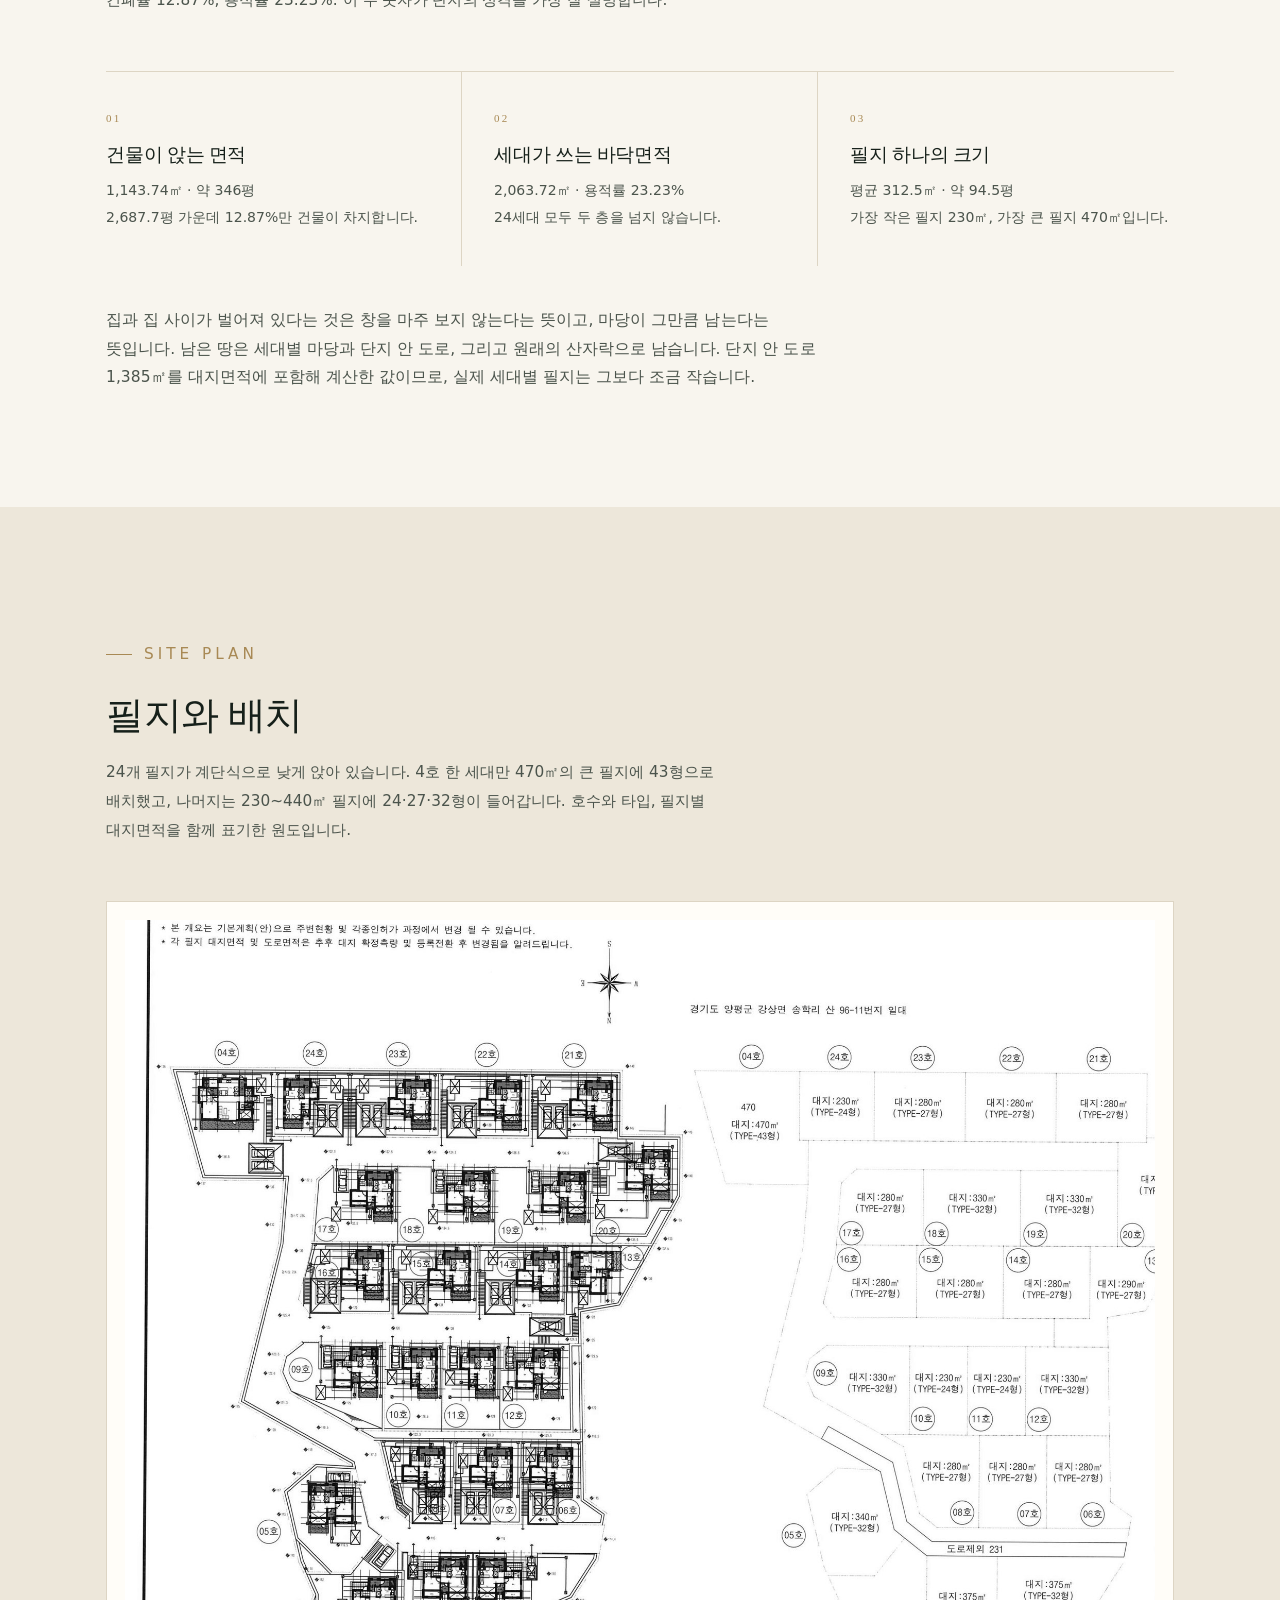
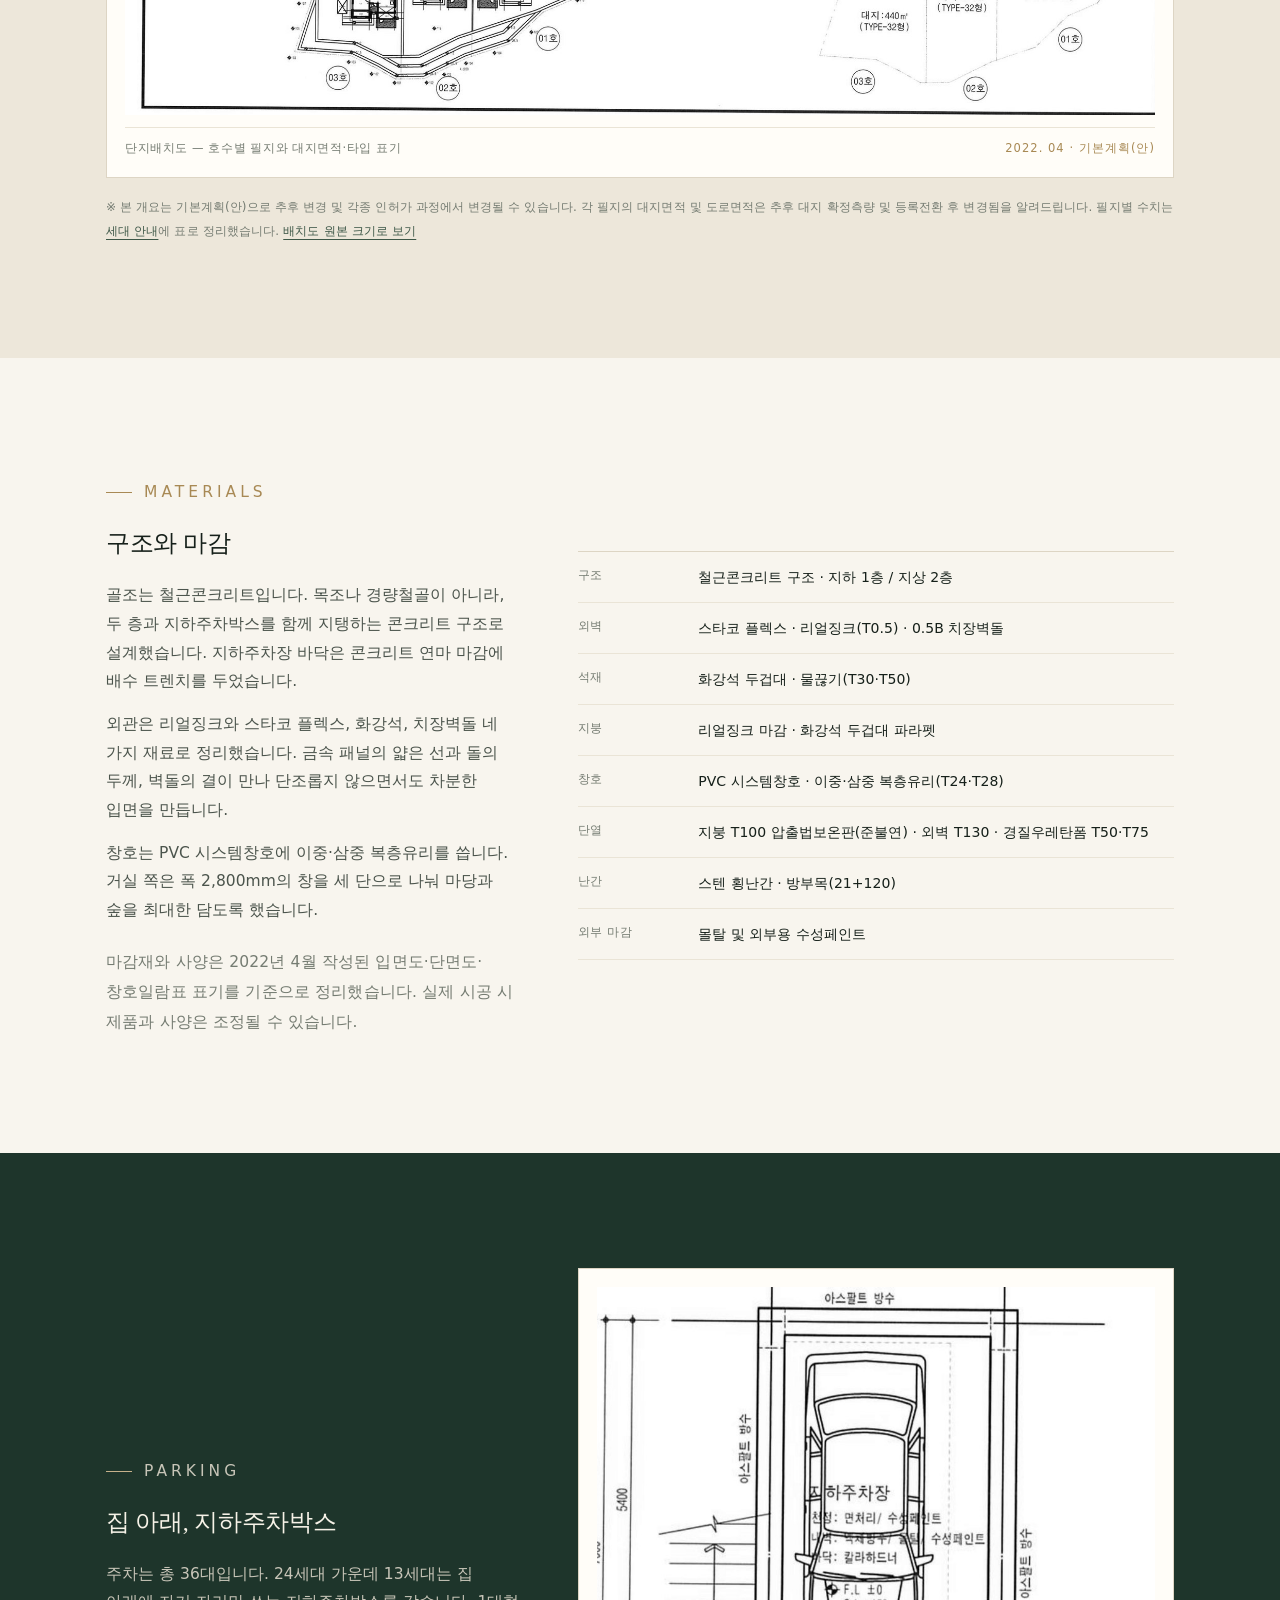
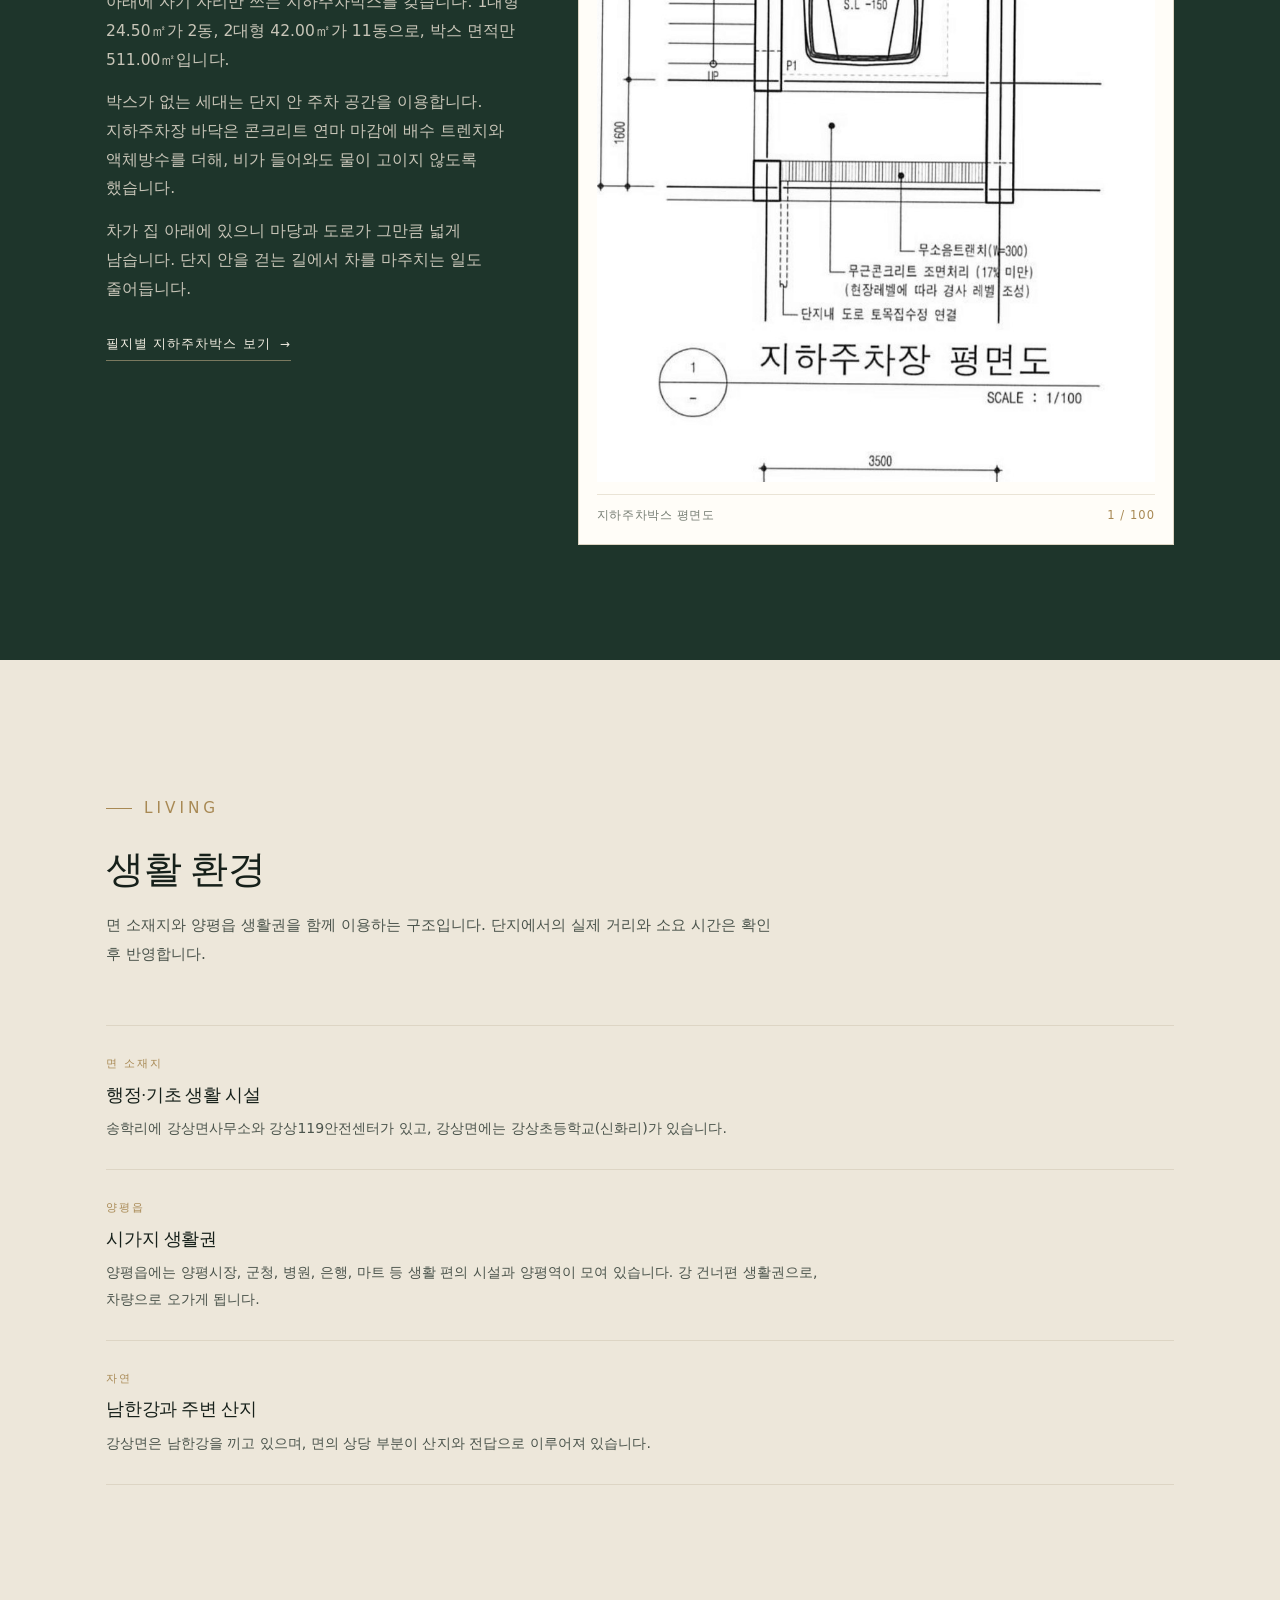
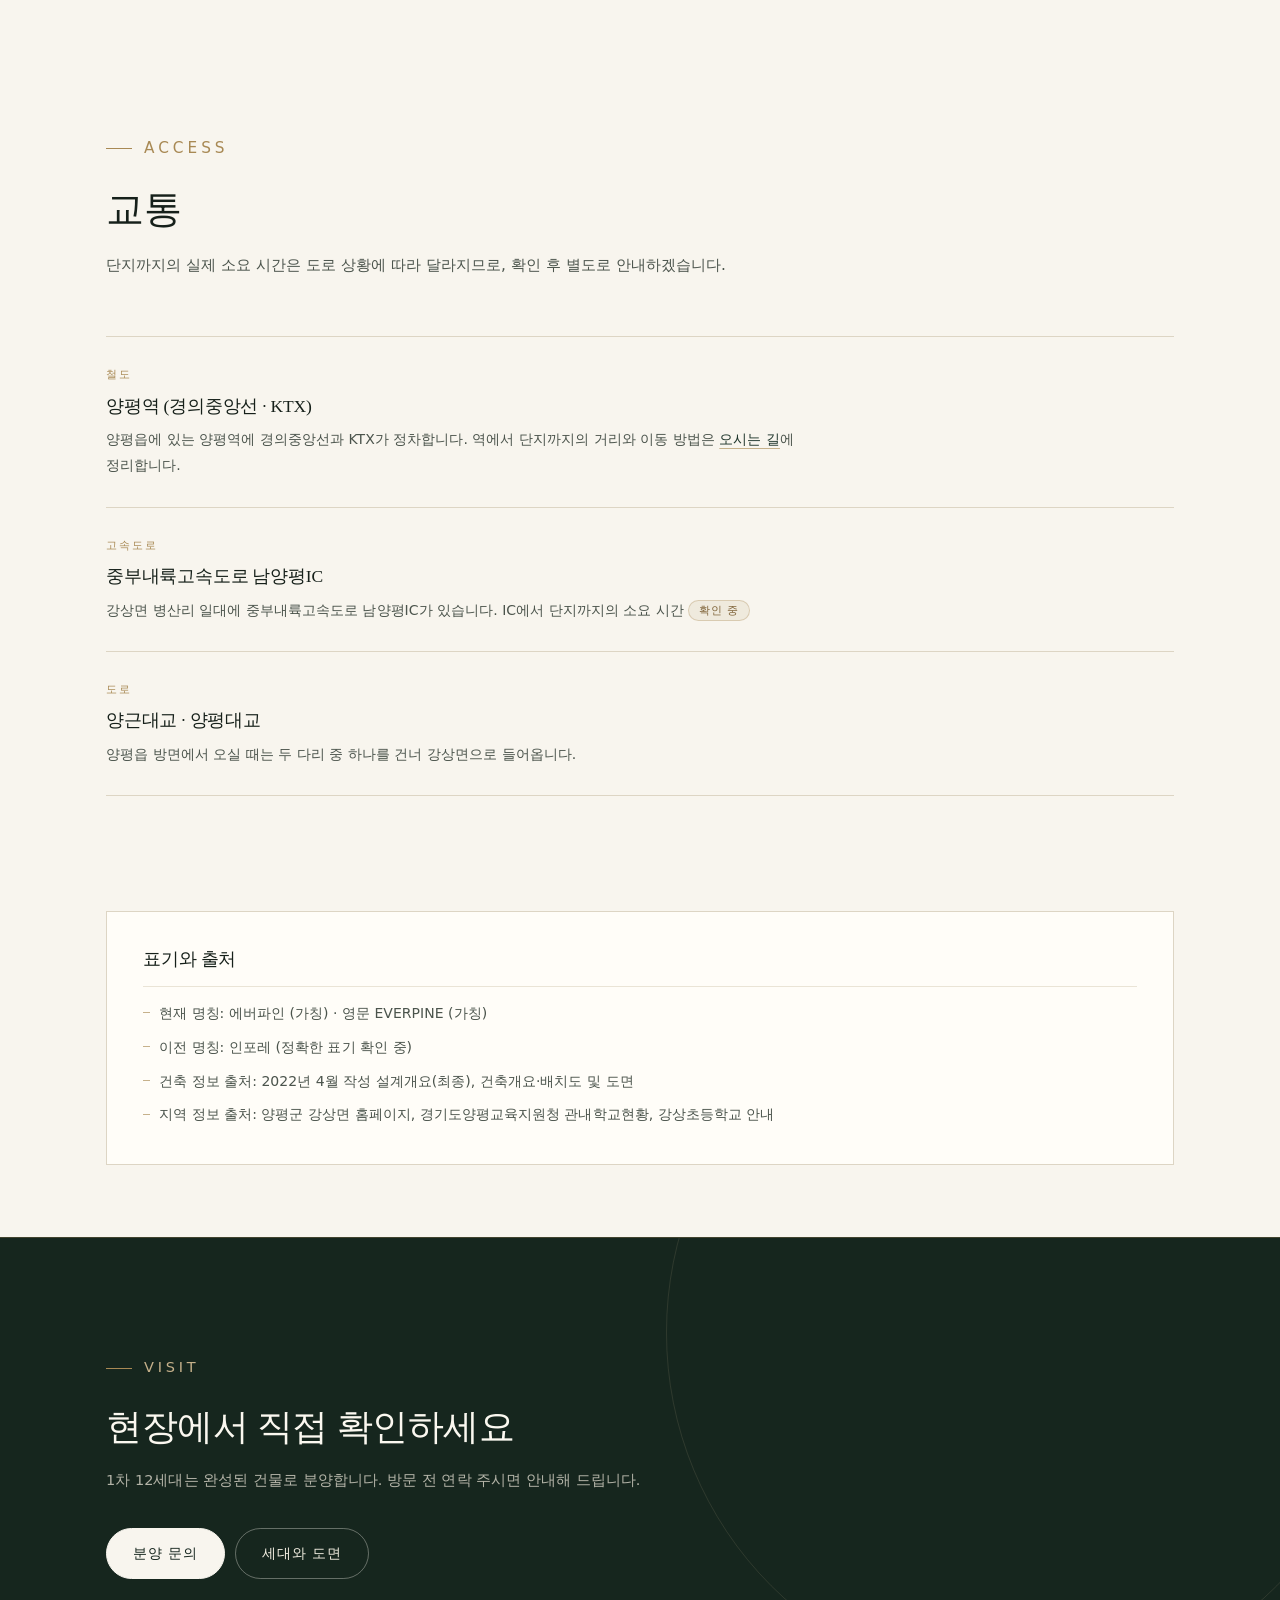
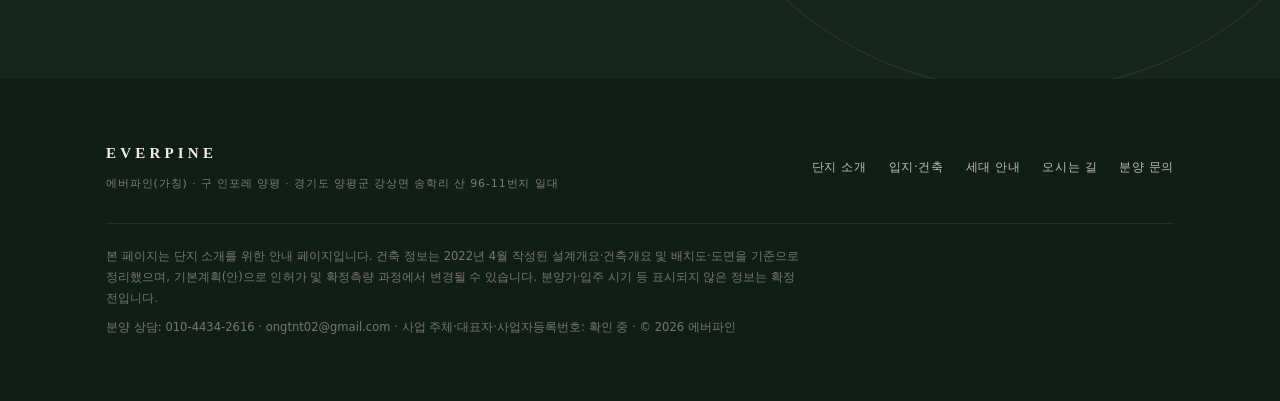
<file: everpine/about.html>
<!DOCTYPE html>
<html lang="ko">
<head>
<meta charset="utf-8">
<meta name="viewport" content="width=device-width, initial-scale=1">
<title>입지·건축 — 양평 강상면 송학리 24세대 | 에버파인</title>
<meta name="description" content="에버파인이 자리한 경기도 양평군 강상면 송학리의 입지와 건축 개요. 대지 8,885㎡, 24세대, 건폐율 12.87%, 철근콘크리트 구조와 마감·지하주차까지 정리했습니다.">
<meta name="robots" content="index, follow">
<link rel="canonical" href="https://ongtnt02.github.io/everpine/about.html">
<meta property="og:type" content="website">
<meta property="og:url" content="https://ongtnt02.github.io/everpine/about.html">
<link rel="stylesheet" href="styles.css?v=20261122p">
</head>
<body>
<a class="skip-link" href="#main">본문으로 바로 가기</a>

<header class="site-header">
  <div class="wrap header-inner">
    <a class="brand" href="index.html" aria-label="에버파인 홈">
      <span class="brand-en">EVERPINE</span>
      <span class="brand-kr">양평 송학리</span>
    </a>
    <nav class="site-nav" aria-label="주요 메뉴">
      <a href="index.html">단지 소개</a>
      <a href="about.html" aria-current="page">입지·건축</a>
      <a href="homes.html">세대 안내</a>
      <a href="location.html">오시는 길</a>
      <a href="contact.html">분양 문의</a>
    </nav>
  </div>
</header>

<main id="main">

  <div class="page-head">
    <img class="page-head-bg" src="assets/estate-view.jpg" alt="" width="815" height="551" aria-hidden="true">
    <div class="wrap page-head-inner">
      <p class="breadcrumb">단지 소개 <span>/</span> 입지·건축</p>
      <h1>양평 강상면 송학리</h1>
      <p class="page-head-lede">남한강 건너 산 아래, 24세대가 앉는 땅과 그 위의 건축을 정리했습니다.</p>
    </div>
  </div>

  <!-- 마을 소개 -->
  <section class="section">
    <div class="wrap spread spread--wide-text">
      <div class="prose">
        <p class="eyebrow">Location</p>
        <h2>남한강 상류, 강 건너의 마을</h2>
        <p style="margin-top:22px">
          강상면은 경기도 양평군에서 남한강 상류에 위치한 면입니다. 면적은 약 37.9㎢로,
          동북으로는 양평읍, 서쪽으로는 강하면, 남쪽으로는 금사면·산북면과 접해 있습니다.
        </p>
        <p>
          면소재지는 송학리이며, 강상면사무소와 강상119안전센터가 함께 있습니다.
          송학리는 남한강을 사이에 두고 양평읍과 마주 보고 있고, 양근대교와 양평대교를 통해
          양평읍 시가지와 연결됩니다.
        </p>
        <p>
          단지는 이 송학리의 산자락, 산 96-11번지 일대에 들어섭니다. 보전관리지역 안의 땅으로,
          뒤로는 산이 두르고 있습니다.
        </p>
      </div>
      <div class="panel">
        <h3>행정 정보</h3>
        <ul class="checklist">
          <li>경기도 양평군 강상면 송학리 산 96-11번지 일대</li>
          <li>강상면: 남한강 상류, 면적 약 37.9㎢, 7개 법정리</li>
          <li>면소재지: 송학리 (강상면사무소 · 강상119안전센터)</li>
          <li>양평읍과는 양근대교 · 양평대교로 연결</li>
          <li>단지 용도지역: 보전관리지역</li>
        </ul>
      </div>
    </div>
  </section>

  <section class="section section--flush-top">
    <div class="wrap">
      <figure class="figure figure--framed">
        <img src="assets/scenery.jpg" alt="물이 풍부한 양평 남한강에서 보트와 수상레저를 즐기는 시원한 여름 풍경" width="940" height="627" loading="lazy" decoding="async">
        <figcaption>
          <span class="fig-no">01</span>
          <span>양평 남한강을 따라 즐기는 수상레저 풍경</span>
          <span class="source">출처: 한국관광공사 TourAPI · 양평여행 공식블로그, 공공누리 3유형</span>
        </figcaption>
      </figure>
    </div>
  </section>

  <!-- 건축 개요 -->
  <section class="section section-tint" id="architecture">
    <div class="wrap">
      <div class="section-head">
        <p class="eyebrow">Architecture</p>
        <h2>건축 개요</h2>
        <p>
          설계개요와 총별개요를 기준으로 정리한 수치입니다. 대지면적에는 단지 안 도로 1,385㎡가 포함되어 있습니다.
        </p>
      </div>

      <div class="spec-cols">
        <dl class="spec-list">
          <div class="spec-row">
            <dt>대지위치</dt>
            <dd>경기도 양평군 강상면 송학리 산 96-11번지 일대</dd>
          </div>
          <div class="spec-row">
            <dt>대지면적</dt>
            <dd>8,885.00㎡ (2,687.7평)<span class="sub">필지 7,500㎡ + 단지 도로 1,385㎡</span></dd>
          </div>
          <div class="spec-row">
            <dt>지역·지구</dt>
            <dd>보전관리지역</dd>
          </div>
          <div class="spec-row">
            <dt>건축규모</dt>
            <dd>지하 1층 / 지상 2층</dd>
          </div>
          <div class="spec-row">
            <dt>주용도</dt>
            <dd>단독주택(전원주택) 24세대</dd>
          </div>
          <div class="spec-row">
            <dt>구조</dt>
            <dd>철근콘크리트 구조</dd>
          </div>
          <div class="spec-row">
            <dt>건축면적</dt>
            <dd>1,143.74㎡ (약 346평)</dd>
          </div>
        </dl>

        <dl class="spec-list">
          <div class="spec-row">
            <dt>연면적</dt>
            <dd>2,574.72㎡</dd>
          </div>
          <div class="spec-row">
            <dt>용적률산정<br>연면적</dt>
            <dd>2,063.72㎡</dd>
          </div>
          <div class="spec-row">
            <dt>건폐율</dt>
            <dd>12.87%</dd>
          </div>
          <div class="spec-row">
            <dt>용적률</dt>
            <dd>23.23%</dd>
          </div>
          <div class="spec-row">
            <dt>주차대수</dt>
            <dd>36대<span class="sub">1대형 지하주차박스 2동 · 2대형 11동 포함</span></dd>
          </div>
          <div class="spec-row">
            <dt>오수처리</dt>
            <dd>세대별 오수처리시설 3㎥ · 24개소</dd>
          </div>
          <div class="spec-row">
            <dt>도면 기준</dt>
            <dd>2022년 4월 · 기본계획(안)</dd>
          </div>
        </dl>
      </div>

      <p class="note" style="margin-top:24px">
        ※ 위 수치는 2022년 4월 작성된 설계개요(최종) 및 총별개요를 기준으로 합니다.
        기본계획(안)으로 추후 변경 및 각종 인허가 과정에서 변경될 수 있으며,
        각 필지의 대지면적과 도로면적은 대지 확정측량·등록전환 후 달라질 수 있습니다.
      </p>
    </div>
  </section>

  <!-- 저밀 배치 -->
  <section class="section" id="density">
    <div class="wrap">
      <div class="section-head">
        <p class="eyebrow">Density</p>
        <h2>땅의 87%는 집이 아닙니다</h2>
        <p>건폐율 12.87%, 용적률 23.23%. 이 두 숫자가 단지의 성격을 가장 잘 설명합니다.</p>
      </div>
      <div class="facts">
        <div class="fact">
          <span class="num">01</span>
          <h3>건물이 앉는 면적</h3>
          <p>1,143.74㎡ · 약 346평<br>2,687.7평 가운데 12.87%만 건물이 차지합니다.</p>
        </div>
        <div class="fact">
          <span class="num">02</span>
          <h3>세대가 쓰는 바닥면적</h3>
          <p>2,063.72㎡ · 용적률 23.23%<br>24세대 모두 두 층을 넘지 않습니다.</p>
        </div>
        <div class="fact">
          <span class="num">03</span>
          <h3>필지 하나의 크기</h3>
          <p>평균 312.5㎡ · 약 94.5평<br>가장 작은 필지 230㎡, 가장 큰 필지 470㎡입니다.</p>
        </div>
      </div>
      <div class="prose" style="margin-top:clamp(28px,4vw,40px);max-width:46em">
        <p>
          집과 집 사이가 벌어져 있다는 것은 창을 마주 보지 않는다는 뜻이고, 마당이 그만큼 남는다는 뜻입니다.
          남은 땅은 세대별 마당과 단지 안 도로, 그리고 원래의 산자락으로 남습니다.
          단지 안 도로 1,385㎡를 대지면적에 포함해 계산한 값이므로, 실제 세대별 필지는 그보다 조금 작습니다.
        </p>
      </div>
    </div>
  </section>

  <!-- 배치도 -->
  <section class="section section-tint" id="site-plan">
    <div class="wrap">
      <div class="section-head">
        <p class="eyebrow">Site Plan</p>
        <h2>필지와 배치</h2>
        <p>
          24개 필지가 계단식으로 낮게 앉아 있습니다. 4호 한 세대만 470㎡의 큰 필지에 43형으로 배치했고,
          나머지는 230~440㎡ 필지에 24·27·32형이 들어갑니다. 호수와 타입, 필지별 대지면적을 함께 표기한 원도입니다.
        </p>
      </div>
      <figure class="sheet sheet-wide">
        <img src="assets/site-plan.jpg" alt="24개 필지와 단지 도로, 호수별 배치를 표시한 단지배치도" width="2000" height="1543" loading="lazy" decoding="async">
        <figcaption>
          <span>단지배치도 — 호수별 필지와 대지면적·타입 표기</span>
          <span class="scale">2022. 04 · 기본계획(안)</span>
        </figcaption>
      </figure>
      <p class="note" style="margin-top:18px">
        ※ 본 개요는 기본계획(안)으로 추후 변경 및 각종 인허가 과정에서 변경될 수 있습니다.
        각 필지의 대지면적 및 도로면적은 추후 대지 확정측량 및 등록전환 후 변경됨을 알려드립니다.
        필지별 수치는 <a href="homes.html#lots">세대 안내</a>에 표로 정리했습니다.
        <a href="assets/site-plan.jpg" target="_blank" rel="noopener">배치도 원본 크기로 보기</a>
      </p>
    </div>
  </section>

  <!-- 구조와 마감 -->
  <section class="section" id="materials">
    <div class="wrap spread spread--wide-text">
      <div class="prose">
        <p class="eyebrow">Materials</p>
        <h2>구조와 마감</h2>
        <p style="margin-top:22px">
          골조는 철근콘크리트입니다. 목조나 경량철골이 아니라, 두 층과 지하주차박스를 함께 지탱하는 콘크리트 구조로
          설계했습니다. 지하주차장 바닥은 콘크리트 연마 마감에 배수 트렌치를 두었습니다.
        </p>
        <p>
          외관은 리얼징크와 스타코 플렉스, 화강석, 치장벽돌 네 가지 재료로 정리했습니다.
          금속 패널의 얇은 선과 돌의 두께, 벽돌의 결이 만나 단조롭지 않으면서도 차분한 입면을 만듭니다.
        </p>
        <p>
          창호는 PVC 시스템창호에 이중·삼중 복층유리를 씁니다. 거실 쪽은 폭 2,800mm의 창을 세 단으로 나눠
          마당과 숲을 최대한 담도록 했습니다.
        </p>
        <p class="note" style="margin-top:22px">
          마감재와 사양은 2022년 4월 작성된 입면도·단면도·창호일람표 표기를 기준으로 정리했습니다.
          실제 시공 시 제품과 사양은 조정될 수 있습니다.
        </p>
      </div>

      <div>
        <dl class="spec-list">
          <div class="spec-row">
            <dt>구조</dt>
            <dd>철근콘크리트 구조 · 지하 1층 / 지상 2층</dd>
          </div>
          <div class="spec-row">
            <dt>외벽</dt>
            <dd>스타코 플렉스 · 리얼징크(T0.5) · 0.5B 치장벽돌</dd>
          </div>
          <div class="spec-row">
            <dt>석재</dt>
            <dd>화강석 두겁대 · 물끊기(T30·T50)</dd>
          </div>
          <div class="spec-row">
            <dt>지붕</dt>
            <dd>리얼징크 마감 · 화강석 두겁대 파라펫</dd>
          </div>
          <div class="spec-row">
            <dt>창호</dt>
            <dd>PVC 시스템창호 · 이중·삼중 복층유리(T24·T28)</dd>
          </div>
          <div class="spec-row">
            <dt>단열</dt>
            <dd>지붕 T100 압출법보온판(준불연) · 외벽 T130 · 경질우레탄폼 T50·T75</dd>
          </div>
          <div class="spec-row">
            <dt>난간</dt>
            <dd>스텐 횡난간 · 방부목(21+120)</dd>
          </div>
          <div class="spec-row">
            <dt>외부 마감</dt>
            <dd>몰탈 및 외부용 수성페인트</dd>
          </div>
        </dl>
      </div>
    </div>
  </section>

  <!-- 지하주차 -->
  <section class="section section-deep" id="parking">
    <div class="wrap spread spread--wide-text">
      <div class="prose">
        <p class="eyebrow">Parking</p>
        <h2>집 아래, 지하주차박스</h2>
        <p style="margin-top:22px">
          주차는 총 36대입니다. 24세대 가운데 13세대는 집 아래에 자기 자리만 쓰는 지하주차박스를 갖습니다.
          1대형 24.50㎡가 2동, 2대형 42.00㎡가 11동으로, 박스 면적만 511.00㎡입니다.
        </p>
        <p>
          박스가 없는 세대는 단지 안 주차 공간을 이용합니다. 지하주차장 바닥은 콘크리트 연마 마감에
          배수 트렌치와 액체방수를 더해, 비가 들어와도 물이 고이지 않도록 했습니다.
        </p>
        <p>
          차가 집 아래에 있으니 마당과 도로가 그만큼 넓게 남습니다.
          단지 안을 걷는 길에서 차를 마주치는 일도 줄어듭니다.
        </p>
        <p style="margin-top:26px">
          <a class="link-arrow" href="homes.html#lots">필지별 지하주차박스 보기</a>
        </p>
      </div>
      <figure class="sheet">
        <img src="assets/parking-box.jpg" alt="차량 한 대가 들어가는 지하주차박스 평면도와 배수 트렌치 표기" width="900" height="1282" loading="lazy" decoding="async">
        <figcaption>
          <span>지하주차박스 평면도</span>
          <span class="scale">1 / 100</span>
        </figcaption>
      </figure>
    </div>
  </section>

  <!-- 생활 환경 -->
  <section class="section section-tint">
    <div class="wrap">
      <div class="section-head">
        <p class="eyebrow">Living</p>
        <h2>생활 환경</h2>
        <p>면 소재지와 양평읍 생활권을 함께 이용하는 구조입니다. 단지에서의 실제 거리와 소요 시간은 확인 후 반영합니다.</p>
      </div>
      <ul class="item-list">
        <li class="item">
          <span class="meta">면 소재지</span>
          <h3>행정·기초 생활 시설</h3>
          <p>송학리에 강상면사무소와 강상119안전센터가 있고, 강상면에는 강상초등학교(신화리)가 있습니다.</p>
        </li>
        <li class="item">
          <span class="meta">양평읍</span>
          <h3>시가지 생활권</h3>
          <p>양평읍에는 양평시장, 군청, 병원, 은행, 마트 등 생활 편의 시설과 양평역이 모여 있습니다. 강 건너편 생활권으로, 차량으로 오가게 됩니다.</p>
        </li>
        <li class="item">
          <span class="meta">자연</span>
          <h3>남한강과 주변 산지</h3>
          <p>강상면은 남한강을 끼고 있으며, 면의 상당 부분이 산지와 전답으로 이루어져 있습니다.</p>
        </li>
      </ul>
    </div>
  </section>

  <!-- 교통 -->
  <section class="section">
    <div class="wrap">
      <div class="section-head">
        <p class="eyebrow">Access</p>
        <h2>교통</h2>
        <p>단지까지의 실제 소요 시간은 도로 상황에 따라 달라지므로, 확인 후 별도로 안내하겠습니다.</p>
      </div>
      <ul class="item-list">
        <li class="item">
          <span class="meta">철도</span>
          <h3>양평역 (경의중앙선 · KTX)</h3>
          <p>양평읍에 있는 양평역에 경의중앙선과 KTX가 정차합니다. 역에서 단지까지의 거리와 이동 방법은 <a href="location.html" class="body-link">오시는 길</a>에 정리합니다.</p>
        </li>
        <li class="item">
          <span class="meta">고속도로</span>
          <h3>중부내륙고속도로 남양평IC</h3>
          <p>강상면 병산리 일대에 중부내륙고속도로 남양평IC가 있습니다. IC에서 단지까지의 소요 시간 <span class="tag">확인 중</span></p>
        </li>
        <li class="item">
          <span class="meta">도로</span>
          <h3>양근대교 · 양평대교</h3>
          <p>양평읍 방면에서 오실 때는 두 다리 중 하나를 건너 강상면으로 들어옵니다.</p>
        </li>
      </ul>
    </div>
  </section>

  <!-- 표기·출처 -->
  <section class="section section--tight section--flush-top">
    <div class="wrap">
      <div class="panel">
        <h3>표기와 출처</h3>
        <ul class="checklist">
          <li>현재 명칭: 에버파인 (가칭) · 영문 EVERPINE (가칭)</li>
          <li>이전 명칭: 인포레 (정확한 표기 확인 중)</li>
          <li>건축 정보 출처: 2022년 4월 작성 설계개요(최종), 건축개요·배치도 및 도면</li>
          <li>지역 정보 출처: 양평군 강상면 홈페이지, 경기도양평교육지원청 관내학교현황, 강상초등학교 안내</li>
        </ul>
      </div>
    </div>
  </section>

  <section class="cta-band">
    <div class="wrap">
      <p class="eyebrow" style="color:var(--brass-soft)">Visit</p>
      <h2>현장에서 직접 확인하세요</h2>
      <p>1차 12세대는 완성된 건물로 분양합니다. 방문 전 연락 주시면 안내해 드립니다.</p>
      <div class="cta-actions">
        <a class="btn btn-primary" href="contact.html">분양 문의</a>
        <a class="btn btn-ghost" href="homes.html">세대와 도면</a>
      </div>
    </div>
  </section>

</main>

<footer class="site-footer">
  <div class="wrap">
    <div class="footer-top">
      <div class="footer-brand">
        <span class="brand-en">EVERPINE</span>
        <span class="brand-kr">에버파인(가칭) · 구 인포레 양평 · 경기도 양평군 강상면 송학리 산 96-11번지 일대</span>
      </div>
      <nav class="footer-nav" aria-label="바닥글 메뉴">
        <a href="index.html">단지 소개</a>
        <a href="about.html">입지·건축</a>
        <a href="homes.html">세대 안내</a>
        <a href="location.html">오시는 길</a>
        <a href="contact.html">분양 문의</a>
      </nav>
    </div>
    <div class="footer-note">
      <p>본 페이지는 단지 소개를 위한 안내 페이지입니다. 건축 정보는 2022년 4월 작성된 설계개요·건축개요 및 배치도·도면을 기준으로 정리했으며, 기본계획(안)으로 인허가 및 확정측량 과정에서 변경될 수 있습니다. 분양가·입주 시기 등 표시되지 않은 정보는 확정 전입니다.</p>
      <p>분양 상담: 010-4434-2616 · ongtnt02@gmail.com · 사업 주체·대표자·사업자등록번호: 확인 중 · © 2026 에버파인</p>
    </div>
  </div>
</footer>

</body>
</html>
</file>
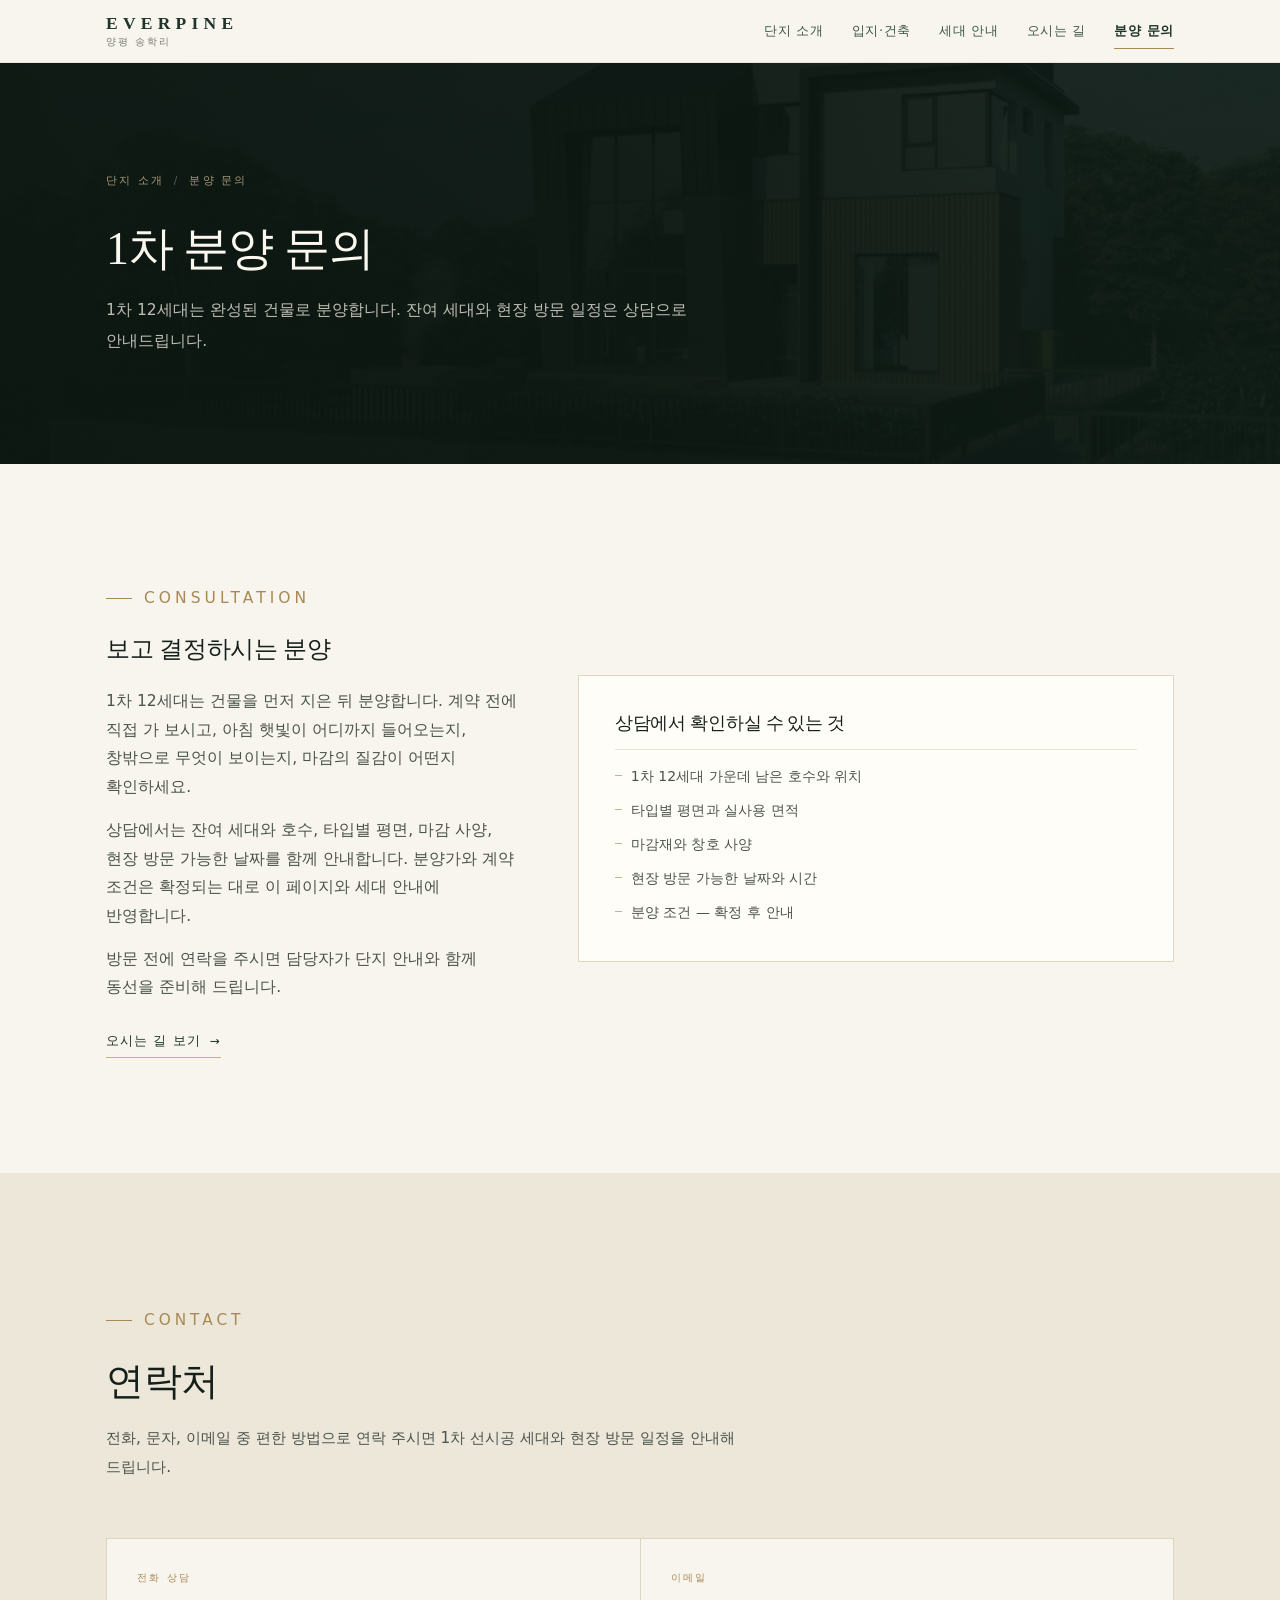
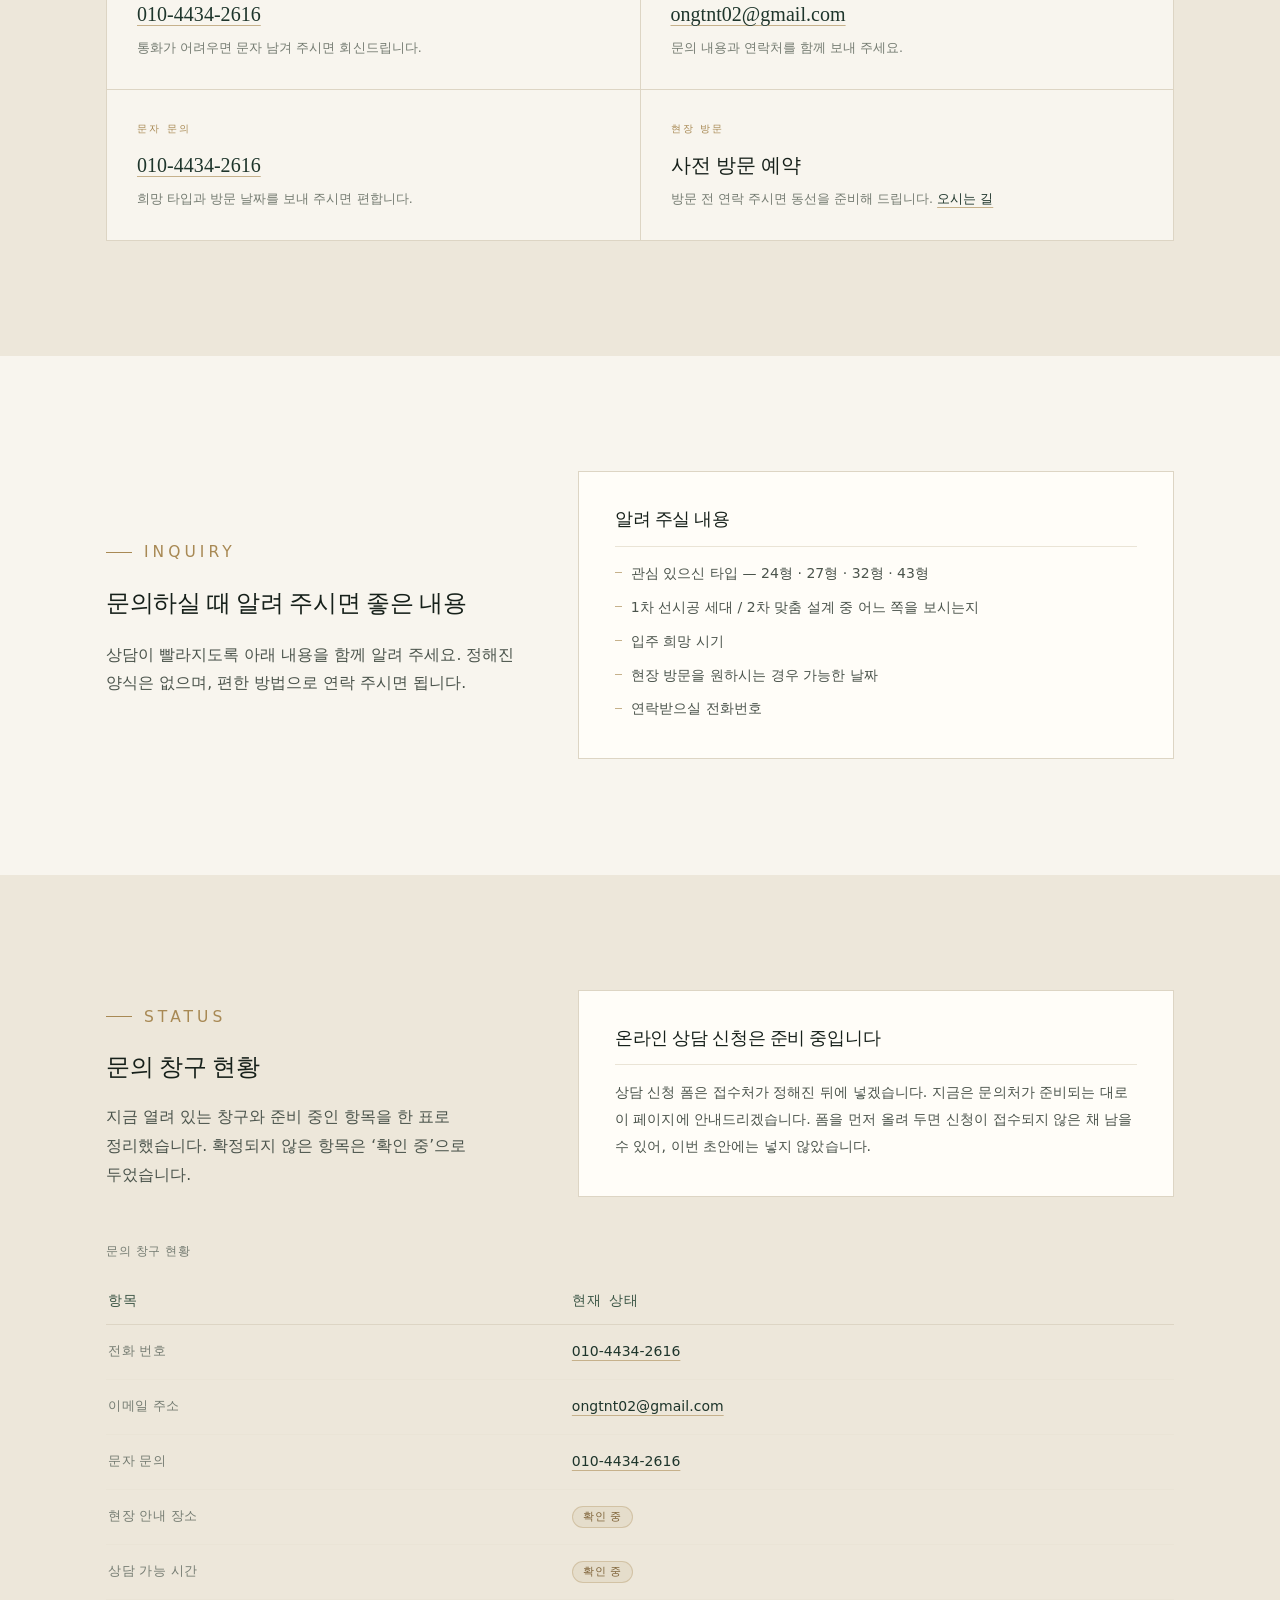
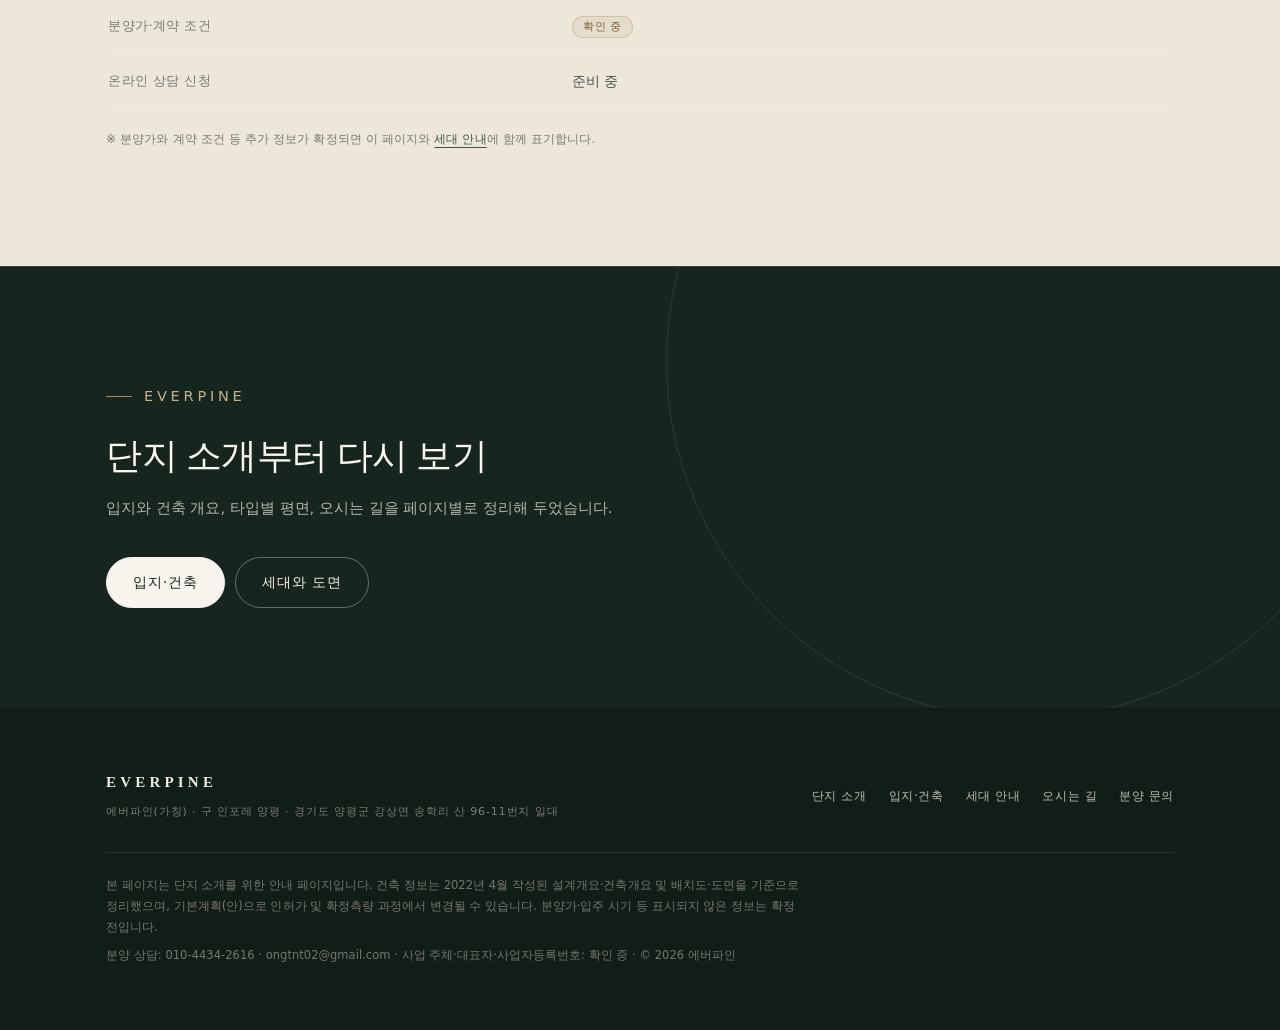
<file: everpine/contact.html>
<!DOCTYPE html>
<html lang="ko">
<head>
<meta charset="utf-8">
<meta name="viewport" content="width=device-width, initial-scale=1">
<title>분양 문의 — 1차 12세대 선시공 | 에버파인</title>
<meta name="description" content="에버파인 1차 12세대 선시공 분양 상담 안내. 잔여 세대와 현장 방문 일정은 010-4434-2616 또는 ongtnt02@gmail.com으로 문의해 주세요.">
<meta name="robots" content="index, follow">
<link rel="canonical" href="https://ongtnt02.github.io/everpine/contact.html">
<meta property="og:type" content="website">
<meta property="og:url" content="https://ongtnt02.github.io/everpine/contact.html">
<link rel="stylesheet" href="styles.css?v=20261122p">
</head>
<body>
<a class="skip-link" href="#main">본문으로 바로 가기</a>

<header class="site-header">
  <div class="wrap header-inner">
    <a class="brand" href="index.html" aria-label="에버파인 홈">
      <span class="brand-en">EVERPINE</span>
      <span class="brand-kr">양평 송학리</span>
    </a>
    <nav class="site-nav" aria-label="주요 메뉴">
      <a href="index.html">단지 소개</a>
      <a href="about.html">입지·건축</a>
      <a href="homes.html">세대 안내</a>
      <a href="location.html">오시는 길</a>
      <a href="contact.html" aria-current="page">분양 문의</a>
    </nav>
  </div>
</header>

<main id="main">

  <div class="page-head">
    <img class="page-head-bg" src="assets/house-entry.jpg" alt="" width="966" height="634" aria-hidden="true">
    <div class="wrap page-head-inner">
      <p class="breadcrumb">단지 소개 <span>/</span> 분양 문의</p>
      <h1>1차 분양 문의</h1>
      <p class="page-head-lede">1차 12세대는 완성된 건물로 분양합니다. 잔여 세대와 현장 방문 일정은 상담으로 안내드립니다.</p>
    </div>
  </div>

  <!-- 상담 안내 -->
  <section class="section">
    <div class="wrap spread spread--wide-text">
      <div class="prose">
        <p class="eyebrow">Consultation</p>
        <h2>보고 결정하시는 분양</h2>
        <p style="margin-top:22px">
          1차 12세대는 건물을 먼저 지은 뒤 분양합니다. 계약 전에 직접 가 보시고,
          아침 햇빛이 어디까지 들어오는지, 창밖으로 무엇이 보이는지, 마감의 질감이 어떤지 확인하세요.
        </p>
        <p>
          상담에서는 잔여 세대와 호수, 타입별 평면, 마감 사양, 현장 방문 가능한 날짜를 함께 안내합니다.
          분양가와 계약 조건은 확정되는 대로 이 페이지와 세대 안내에 반영합니다.
        </p>
        <p>
          방문 전에 연락을 주시면 담당자가 단지 안내와 함께 동선을 준비해 드립니다.
        </p>
        <p style="margin-top:24px">
          <a class="link-arrow" href="location.html">오시는 길 보기</a>
        </p>
      </div>
      <div class="panel">
        <h3>상담에서 확인하실 수 있는 것</h3>
        <ul class="checklist">
          <li>1차 12세대 가운데 남은 호수와 위치</li>
          <li>타입별 평면과 실사용 면적</li>
          <li>마감재와 창호 사양</li>
          <li>현장 방문 가능한 날짜와 시간</li>
          <li>분양 조건 — 확정 후 안내</li>
        </ul>
      </div>
    </div>
  </section>

  <!-- 연락처 -->
  <section class="section section-tint">
    <div class="wrap">
      <div class="section-head">
        <p class="eyebrow">Contact</p>
        <h2>연락처</h2>
        <p>전화, 문자, 이메일 중 편한 방법으로 연락 주시면 1차 선시공 세대와 현장 방문 일정을 안내해 드립니다.</p>
      </div>
      <div class="contact-grid">
        <div class="contact-card">
          <span class="label">전화 상담</span>
          <span class="value"><a href="tel:01044342616" class="body-link">010-4434-2616</a></span>
          <p class="hint">통화가 어려우면 문자 남겨 주시면 회신드립니다.</p>
        </div>
        <div class="contact-card">
          <span class="label">이메일</span>
          <span class="value"><a href="mailto:ongtnt02@gmail.com" class="body-link">ongtnt02@gmail.com</a></span>
          <p class="hint">문의 내용과 연락처를 함께 보내 주세요.</p>
        </div>
        <div class="contact-card">
          <span class="label">문자 문의</span>
          <span class="value"><a href="sms:01044342616" class="body-link">010-4434-2616</a></span>
          <p class="hint">희망 타입과 방문 날짜를 보내 주시면 편합니다.</p>
        </div>
        <div class="contact-card">
          <span class="label">현장 방문</span>
          <span class="value">사전 방문 예약</span>
          <p class="hint">방문 전 연락 주시면 동선을 준비해 드립니다. <a href="location.html" class="body-link">오시는 길</a></p>
        </div>
      </div>
    </div>
  </section>

  <!-- 문의 시 알려주실 내용 -->
  <section class="section">
    <div class="wrap spread spread--wide-text">
      <div class="prose">
        <p class="eyebrow">Inquiry</p>
        <h2>문의하실 때 알려 주시면 좋은 내용</h2>
        <p style="margin-top:22px">
          상담이 빨라지도록 아래 내용을 함께 알려 주세요.
          정해진 양식은 없으며, 편한 방법으로 연락 주시면 됩니다.
        </p>
      </div>
      <div class="panel">
        <h3>알려 주실 내용</h3>
        <ul class="checklist">
          <li>관심 있으신 타입 — 24형 · 27형 · 32형 · 43형</li>
          <li>1차 선시공 세대 / 2차 맞춤 설계 중 어느 쪽을 보시는지</li>
          <li>입주 희망 시기</li>
          <li>현장 방문을 원하시는 경우 가능한 날짜</li>
          <li>연락받으실 전화번호</li>
        </ul>
      </div>
    </div>
  </section>

  <!-- 창구 현황 -->
  <section class="section section-tint">
    <div class="wrap">
      <div class="spread spread--wide-text" style="margin-bottom:clamp(30px,4vw,44px)">
        <div class="prose">
          <p class="eyebrow">Status</p>
          <h2>문의 창구 현황</h2>
          <p style="margin-top:20px">
            지금 열려 있는 창구와 준비 중인 항목을 한 표로 정리했습니다.
            확정되지 않은 항목은 ‘확인 중’으로 두었습니다.
          </p>
        </div>
        <div class="panel">
          <h3>온라인 상담 신청은 준비 중입니다</h3>
          <p>
            상담 신청 폼은 접수처가 정해진 뒤에 넣겠습니다. 지금은 문의처가 준비되는 대로 이 페이지에 안내드리겠습니다.
            폼을 먼저 올려 두면 신청이 접수되지 않은 채 남을 수 있어, 이번 초안에는 넣지 않았습니다.
          </p>
        </div>
      </div>

      <div class="table-wrap">
        <table class="spec-table">
          <caption>문의 창구 현황</caption>
          <thead>
            <tr>
              <th scope="col">항목</th>
              <th scope="col">현재 상태</th>
            </tr>
          </thead>
          <tbody>
            <tr>
              <th scope="row">전화 번호</th>
              <td><a href="tel:01044342616" class="body-link">010-4434-2616</a></td>
            </tr>
            <tr>
              <th scope="row">이메일 주소</th>
              <td><a href="mailto:ongtnt02@gmail.com" class="body-link">ongtnt02@gmail.com</a></td>
            </tr>
            <tr>
              <th scope="row">문자 문의</th>
              <td><a href="sms:01044342616" class="body-link">010-4434-2616</a></td>
            </tr>
            <tr>
              <th scope="row">현장 안내 장소</th>
              <td><span class="tag">확인 중</span></td>
            </tr>
            <tr>
              <th scope="row">상담 가능 시간</th>
              <td><span class="tag">확인 중</span></td>
            </tr>
            <tr>
              <th scope="row">분양가·계약 조건</th>
              <td><span class="tag">확인 중</span></td>
            </tr>
            <tr>
              <th scope="row">온라인 상담 신청</th>
              <td>준비 중</td>
            </tr>
          </tbody>
        </table>
      </div>
      <p class="note" style="margin-top:18px">
        ※ 분양가와 계약 조건 등 추가 정보가 확정되면 이 페이지와 <a href="homes.html">세대 안내</a>에 함께 표기합니다.
      </p>
    </div>
  </section>

  <section class="cta-band">
    <div class="wrap">
      <p class="eyebrow" style="color:var(--brass-soft)">EVERPINE</p>
      <h2>단지 소개부터 다시 보기</h2>
      <p>입지와 건축 개요, 타입별 평면, 오시는 길을 페이지별로 정리해 두었습니다.</p>
      <div class="cta-actions">
        <a class="btn btn-primary" href="about.html">입지·건축</a>
        <a class="btn btn-ghost" href="homes.html">세대와 도면</a>
      </div>
    </div>
  </section>

</main>

<footer class="site-footer">
  <div class="wrap">
    <div class="footer-top">
      <div class="footer-brand">
        <span class="brand-en">EVERPINE</span>
        <span class="brand-kr">에버파인(가칭) · 구 인포레 양평 · 경기도 양평군 강상면 송학리 산 96-11번지 일대</span>
      </div>
      <nav class="footer-nav" aria-label="바닥글 메뉴">
        <a href="index.html">단지 소개</a>
        <a href="about.html">입지·건축</a>
        <a href="homes.html">세대 안내</a>
        <a href="location.html">오시는 길</a>
        <a href="contact.html">분양 문의</a>
      </nav>
    </div>
    <div class="footer-note">
      <p>본 페이지는 단지 소개를 위한 안내 페이지입니다. 건축 정보는 2022년 4월 작성된 설계개요·건축개요 및 배치도·도면을 기준으로 정리했으며, 기본계획(안)으로 인허가 및 확정측량 과정에서 변경될 수 있습니다. 분양가·입주 시기 등 표시되지 않은 정보는 확정 전입니다.</p>
      <p>분양 상담: 010-4434-2616 · ongtnt02@gmail.com · 사업 주체·대표자·사업자등록번호: 확인 중 · © 2026 에버파인</p>
    </div>
  </div>
</footer>

</body>
</html>
</file>
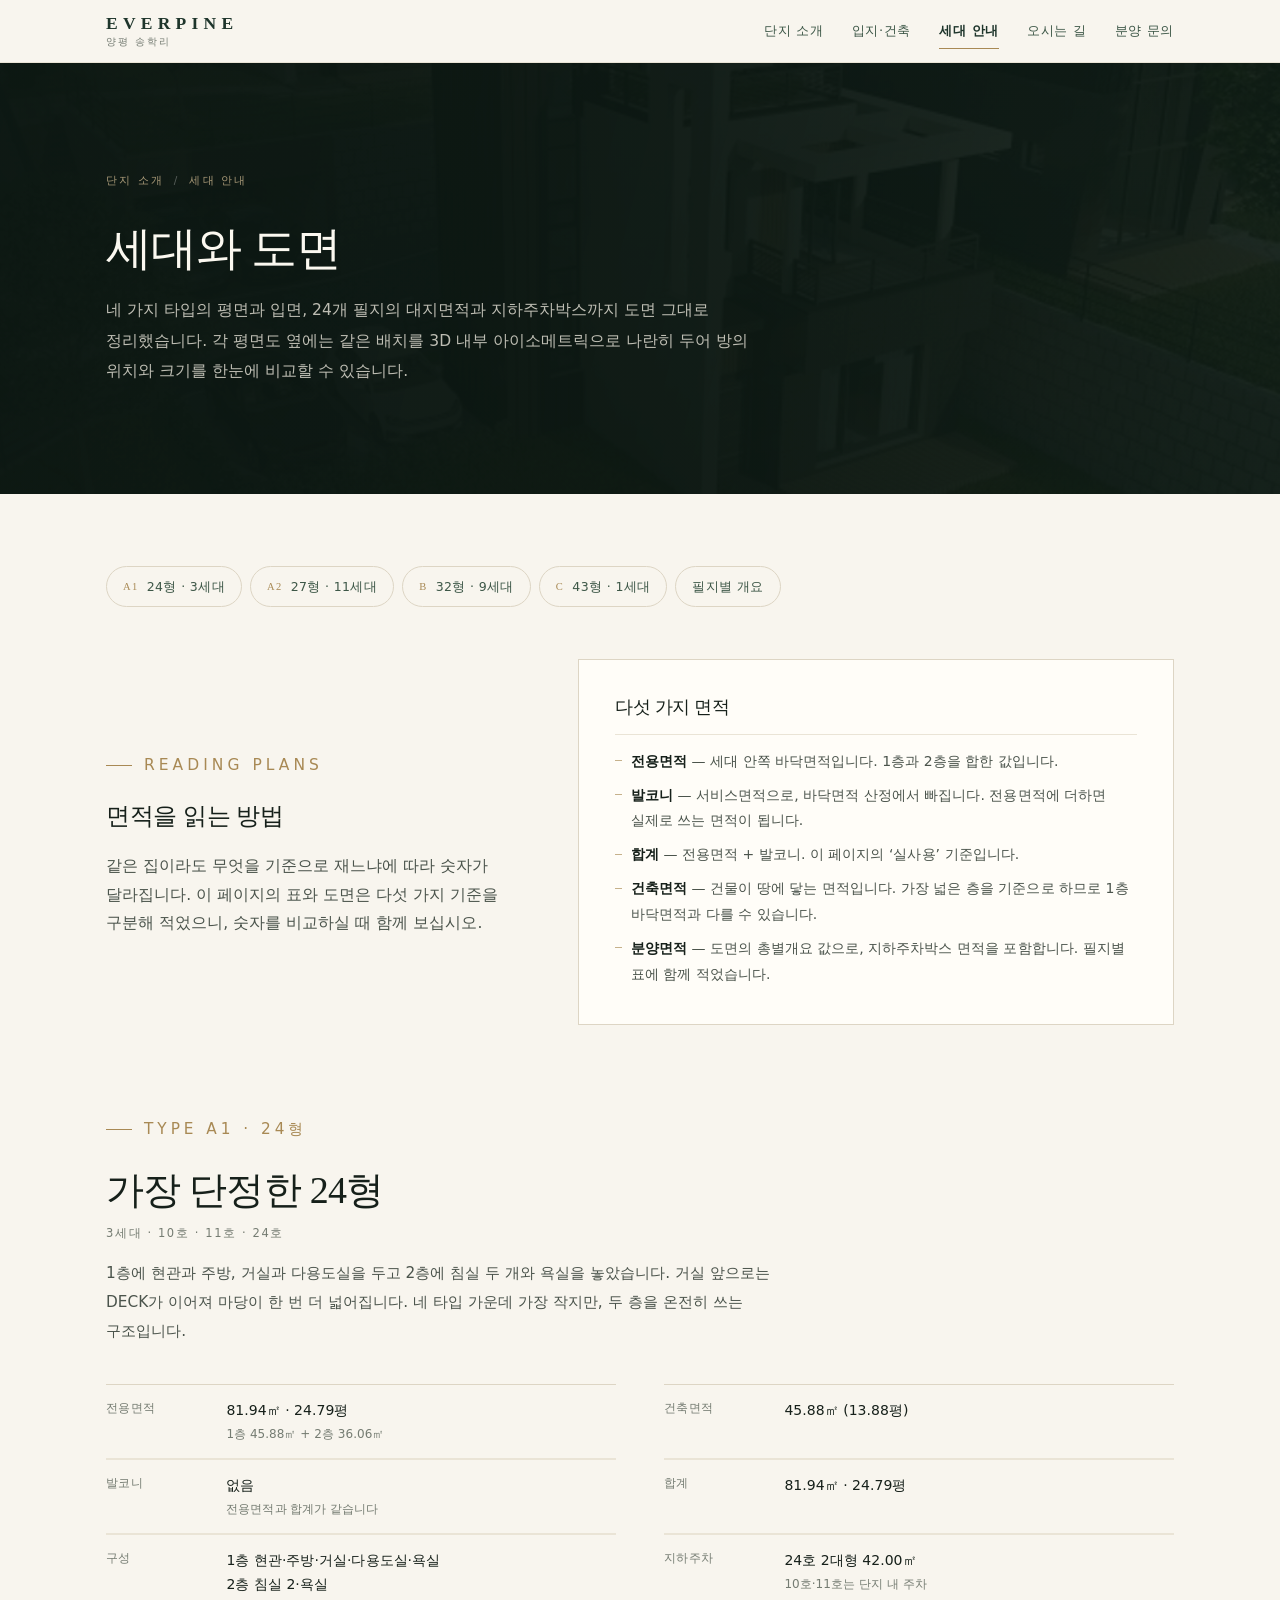
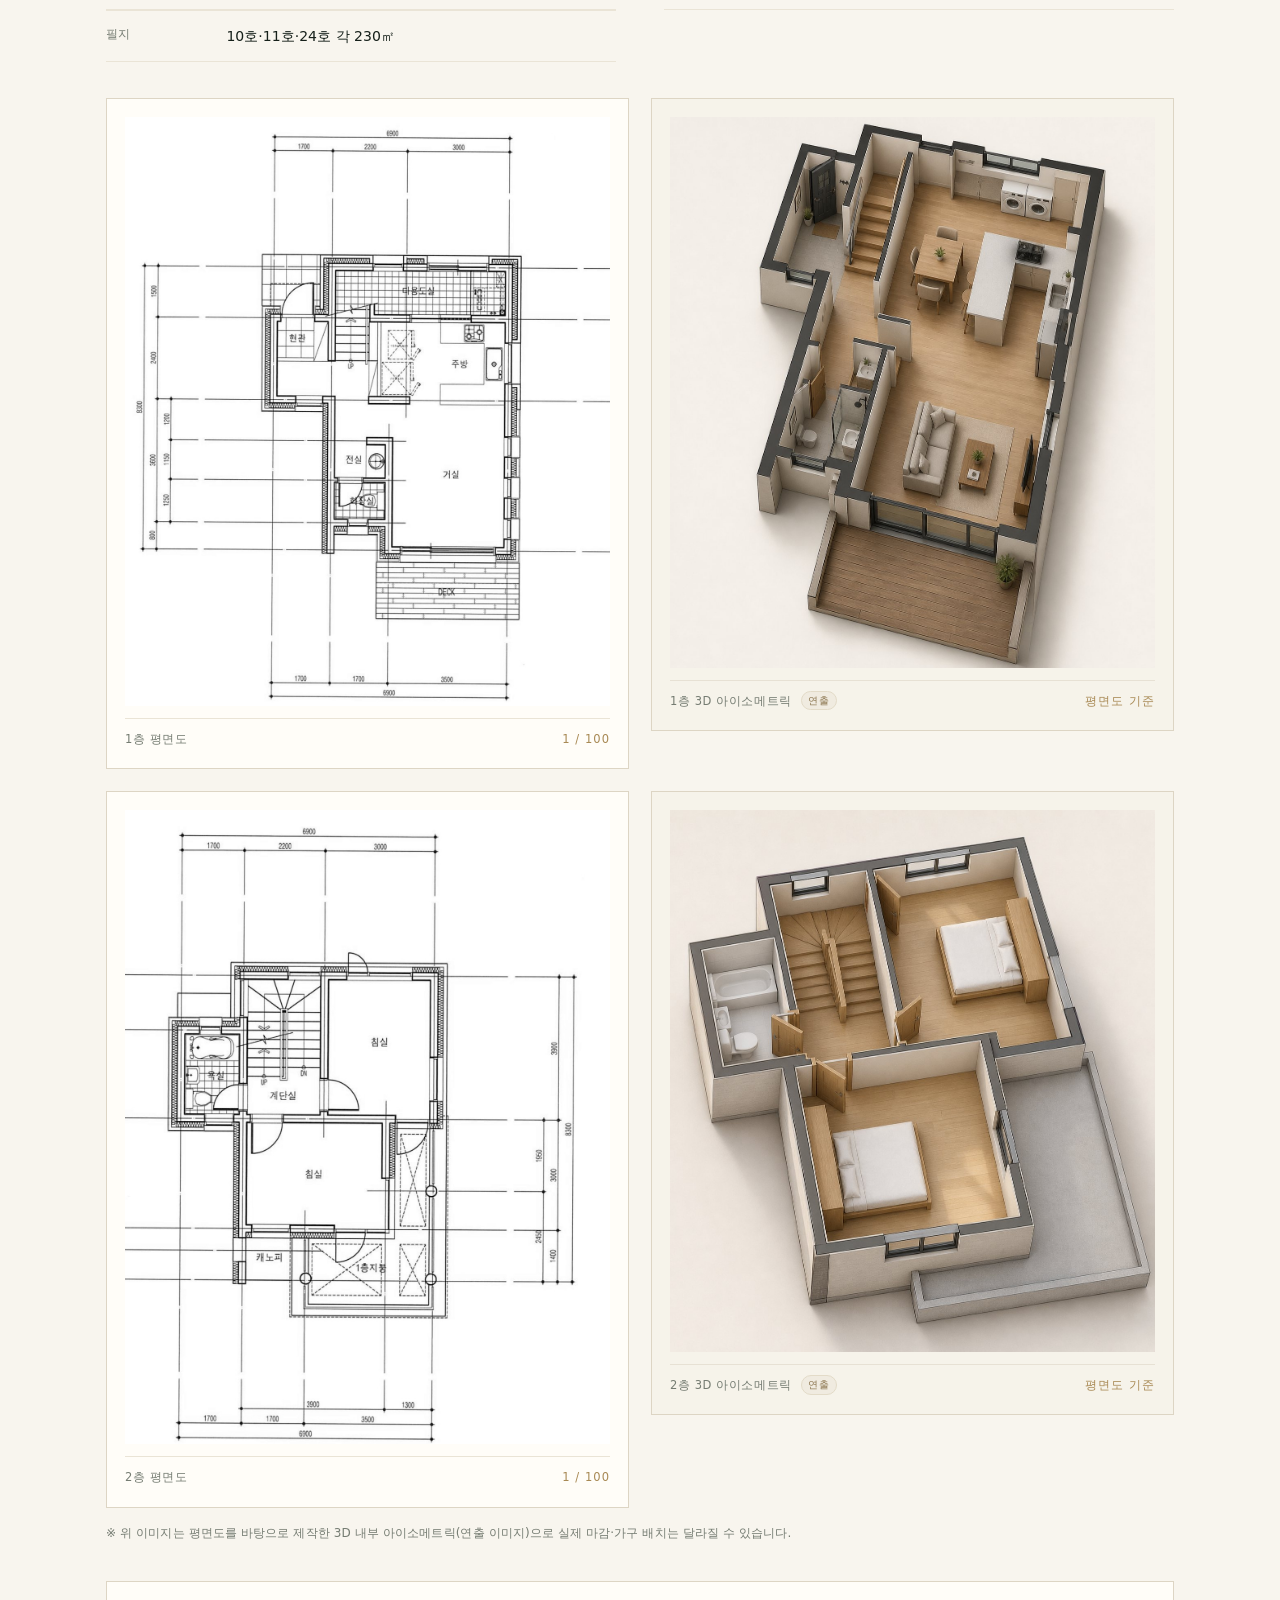
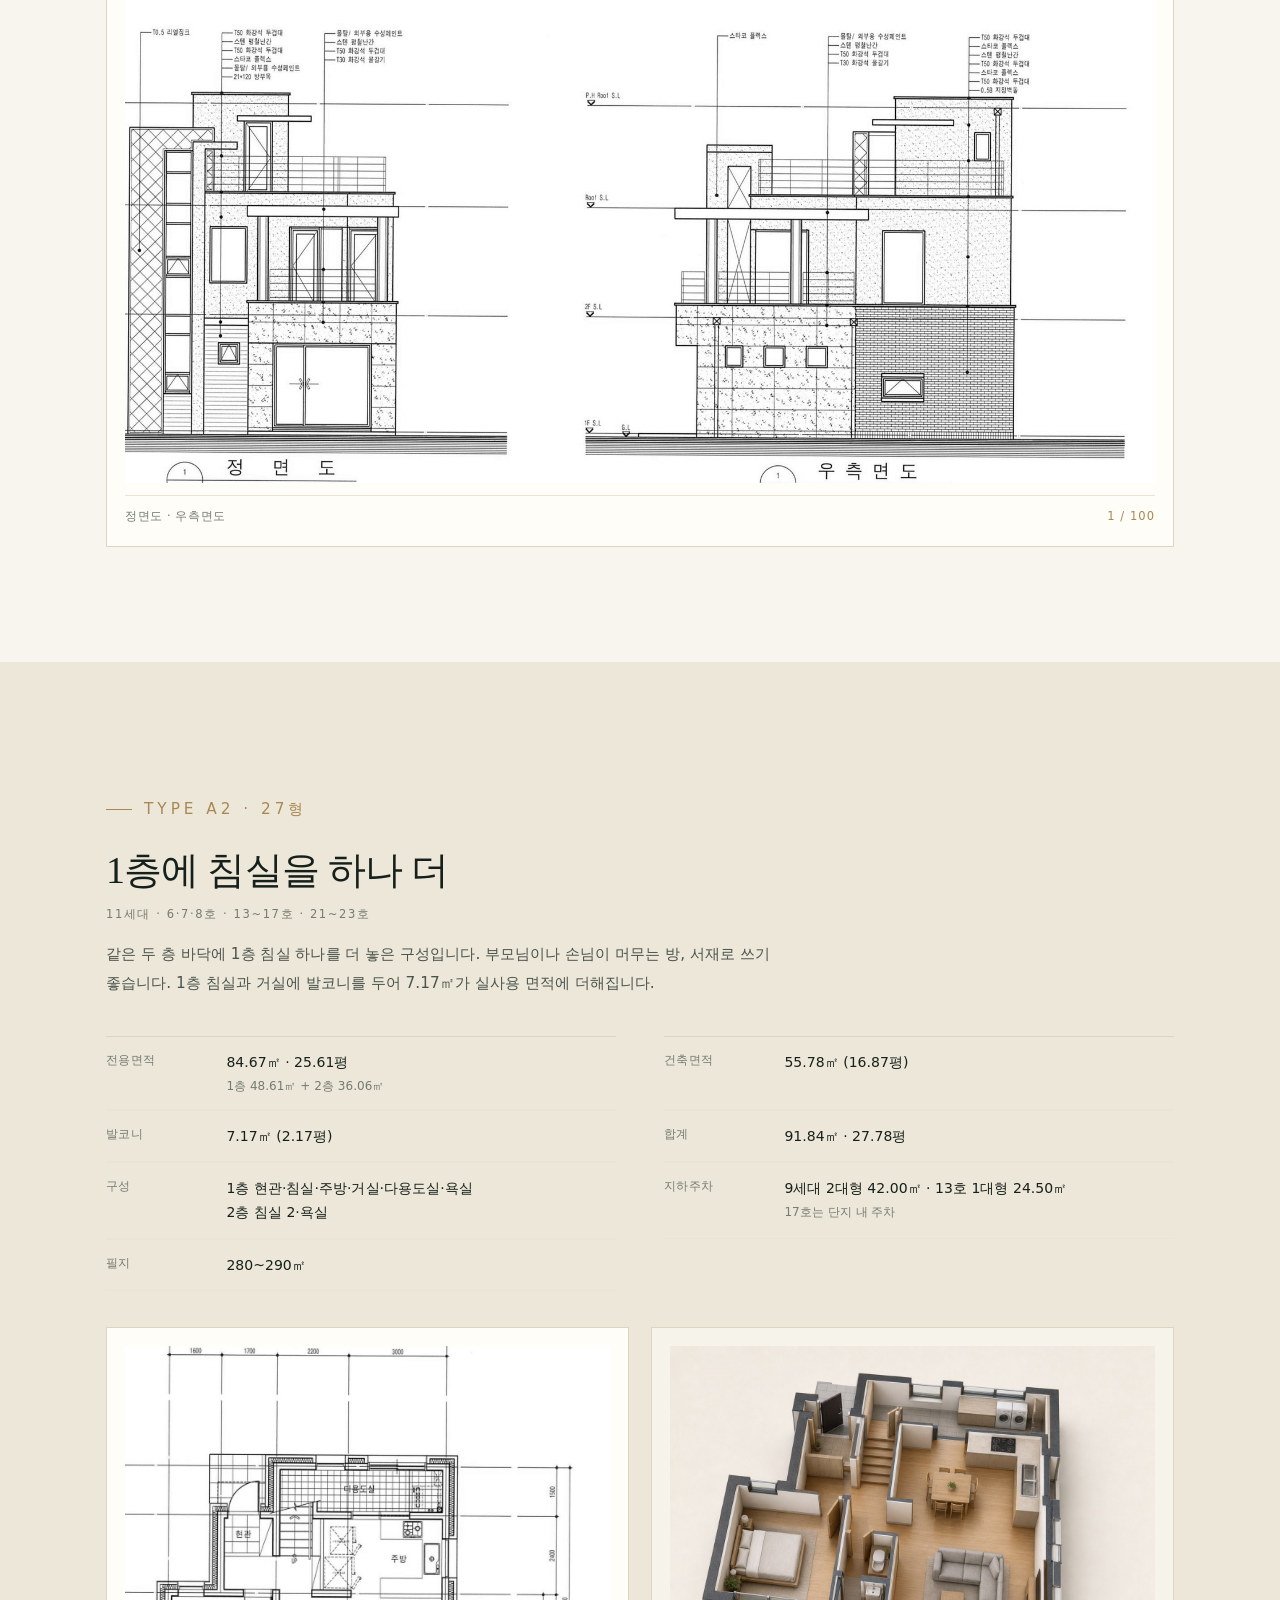
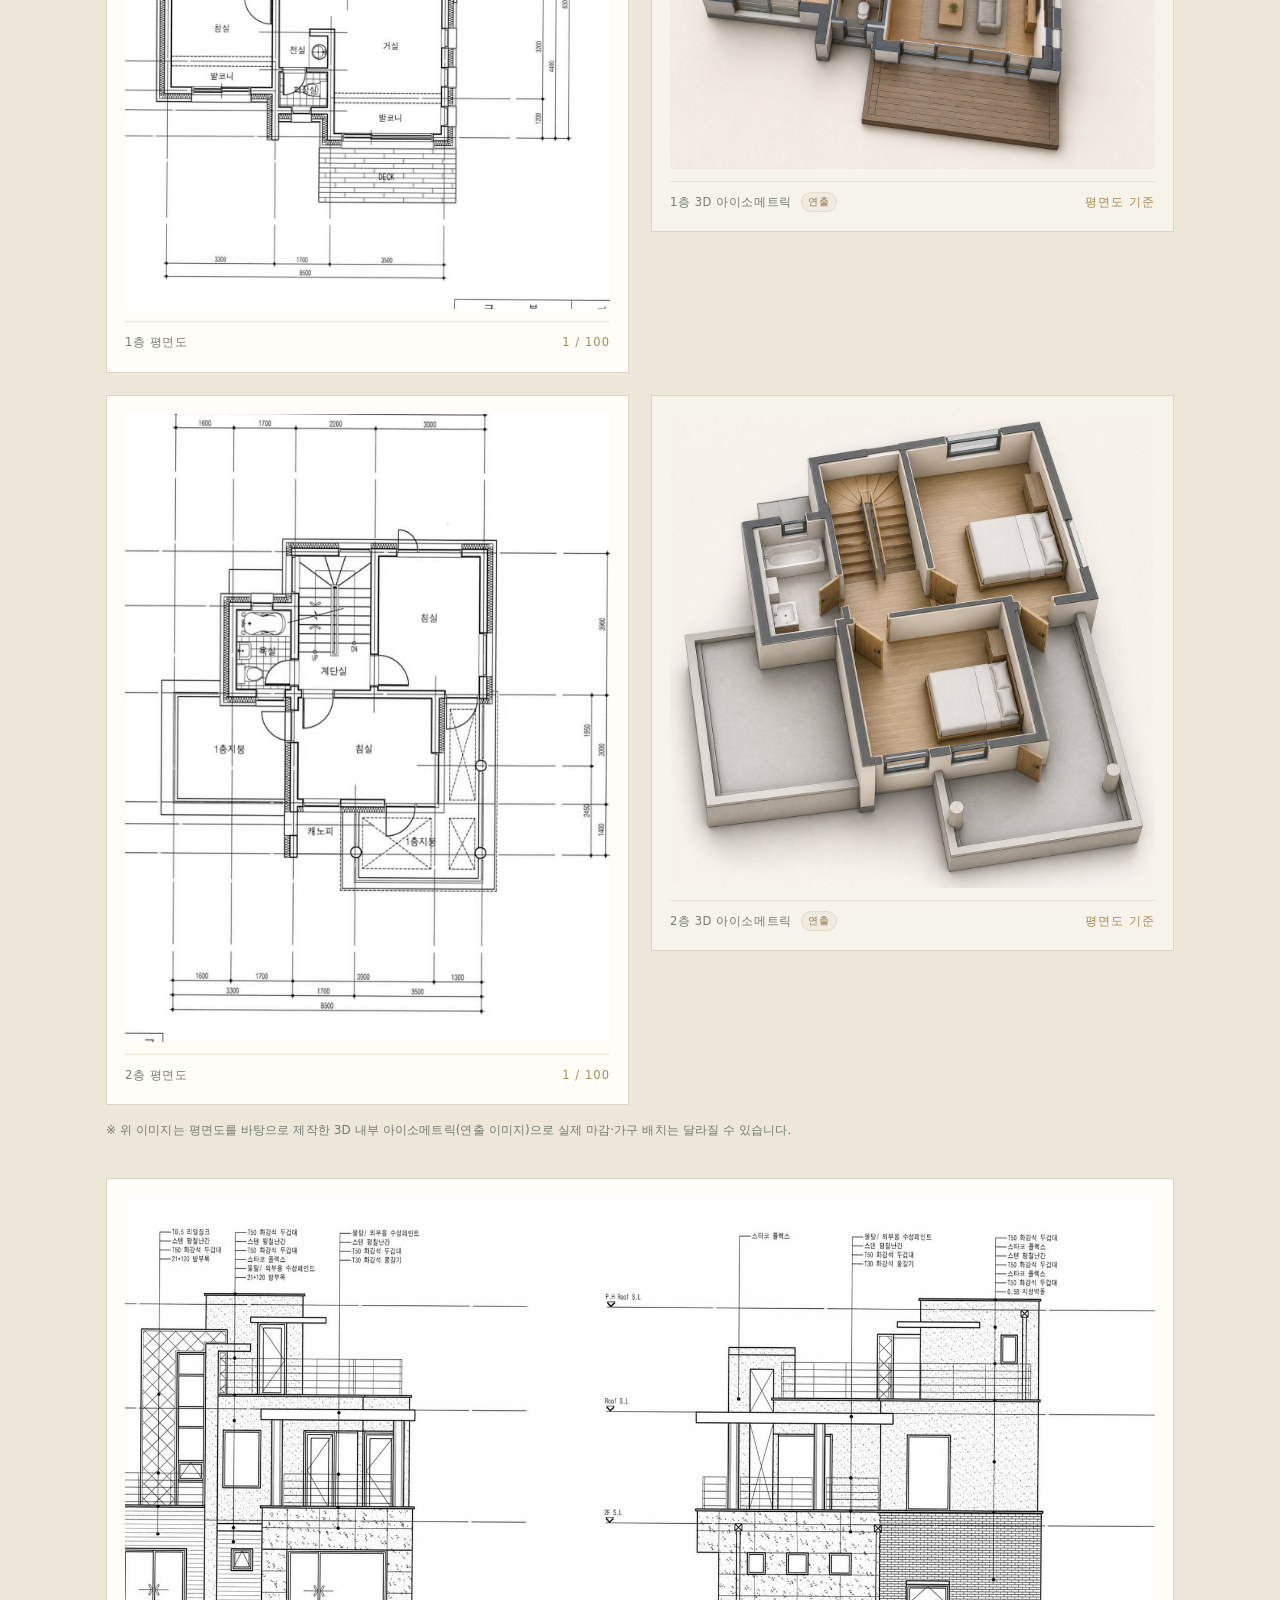
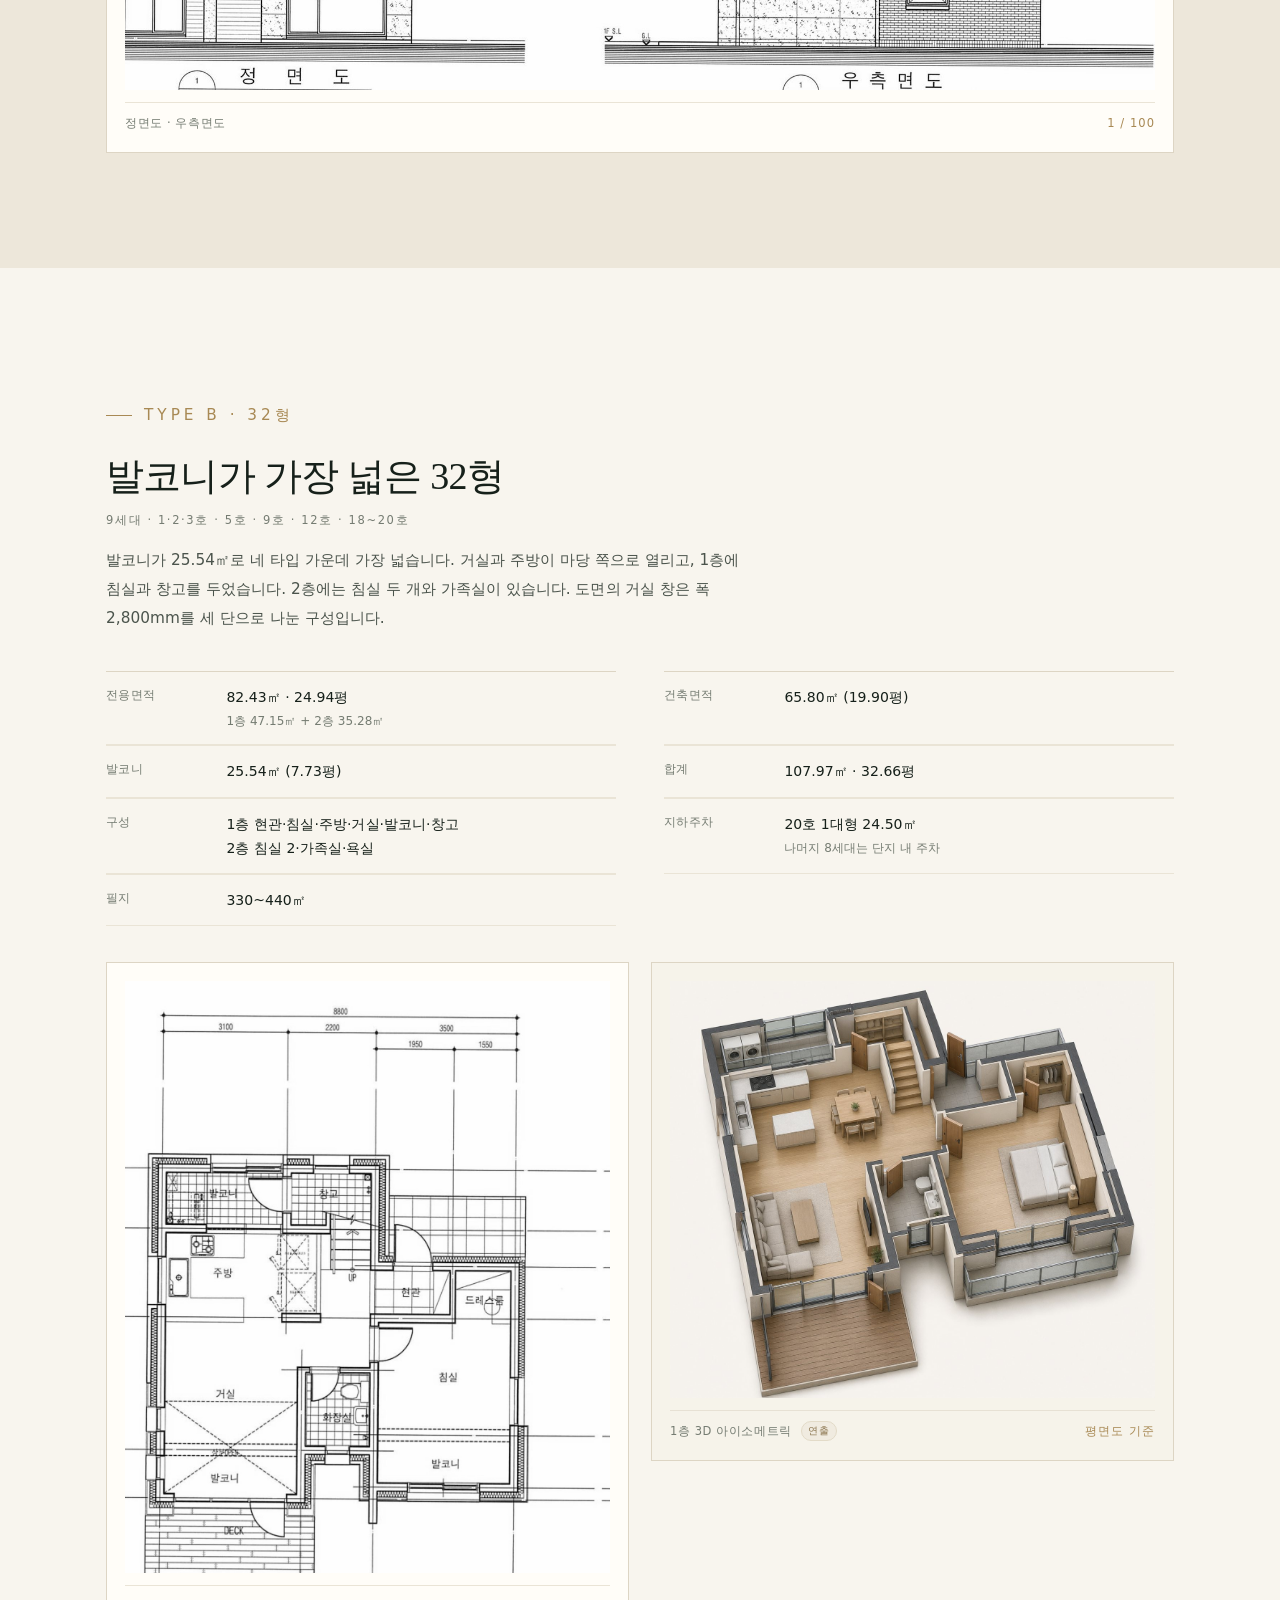
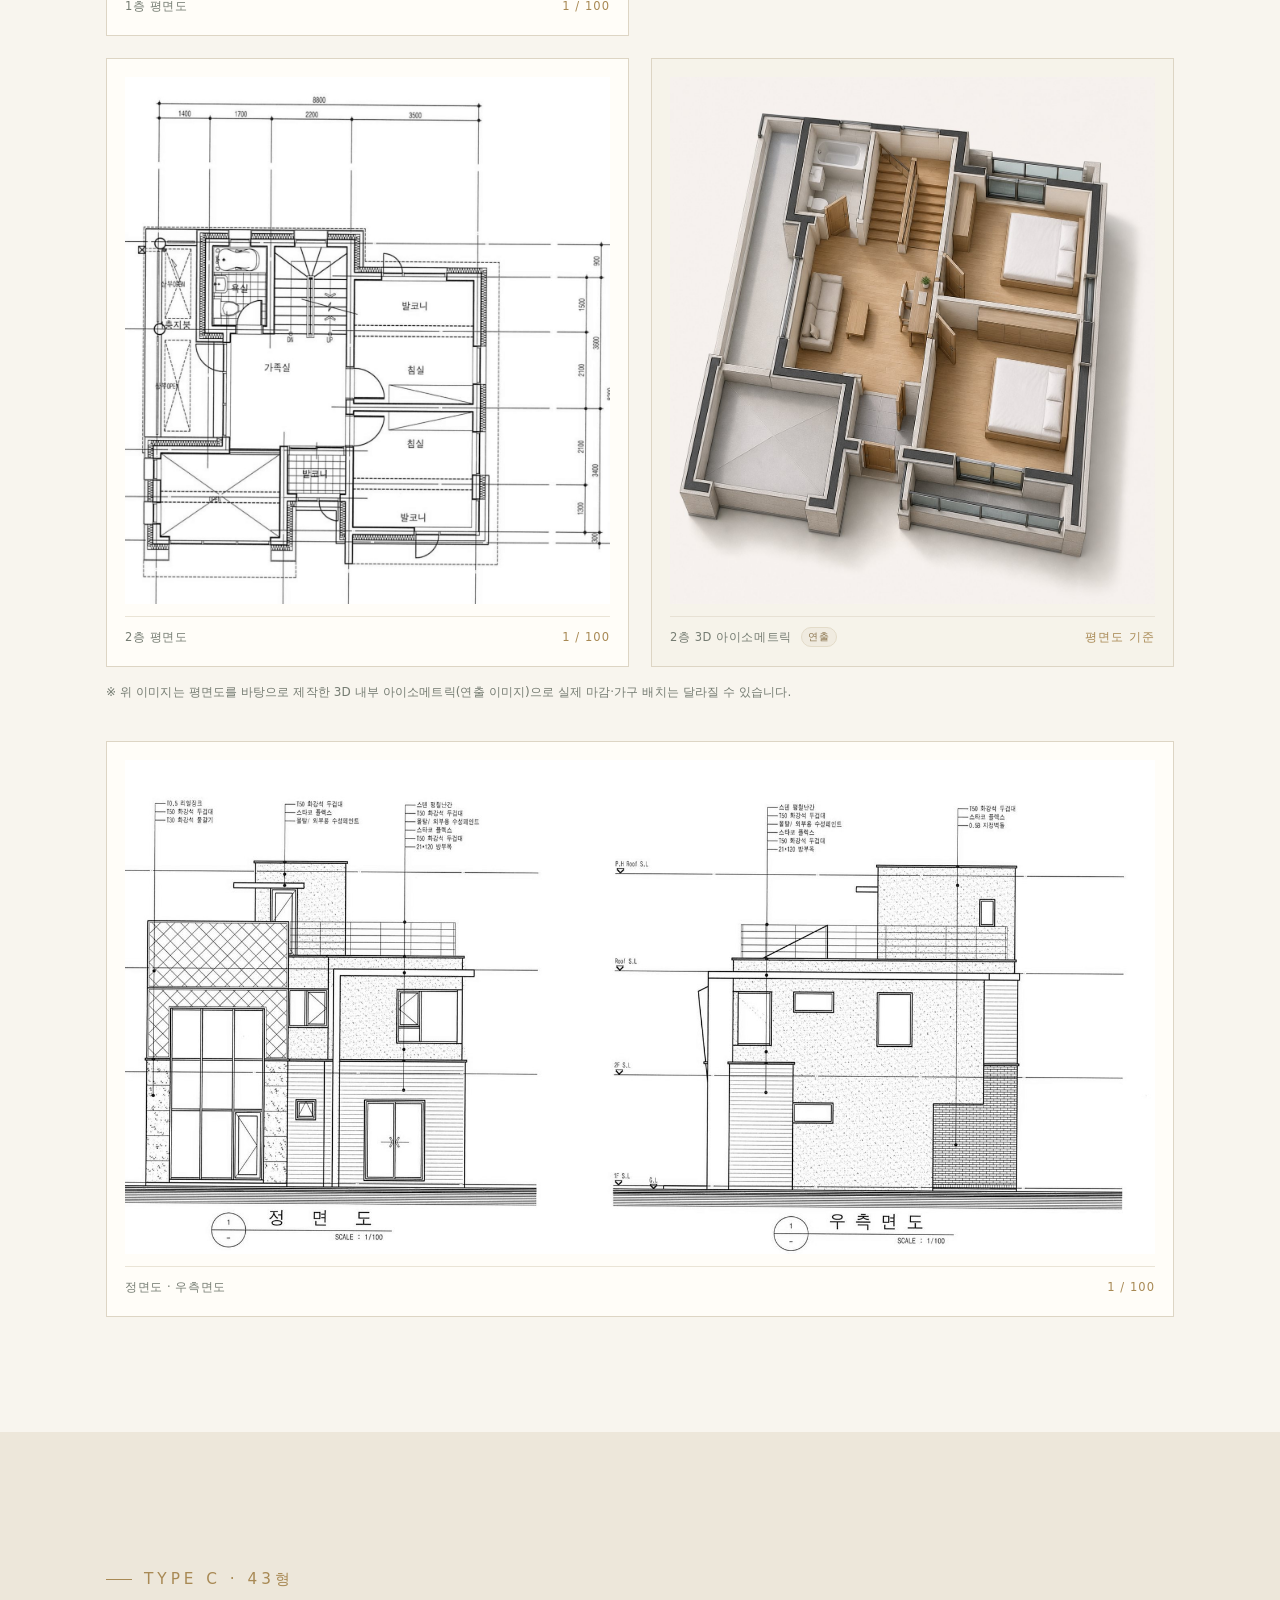
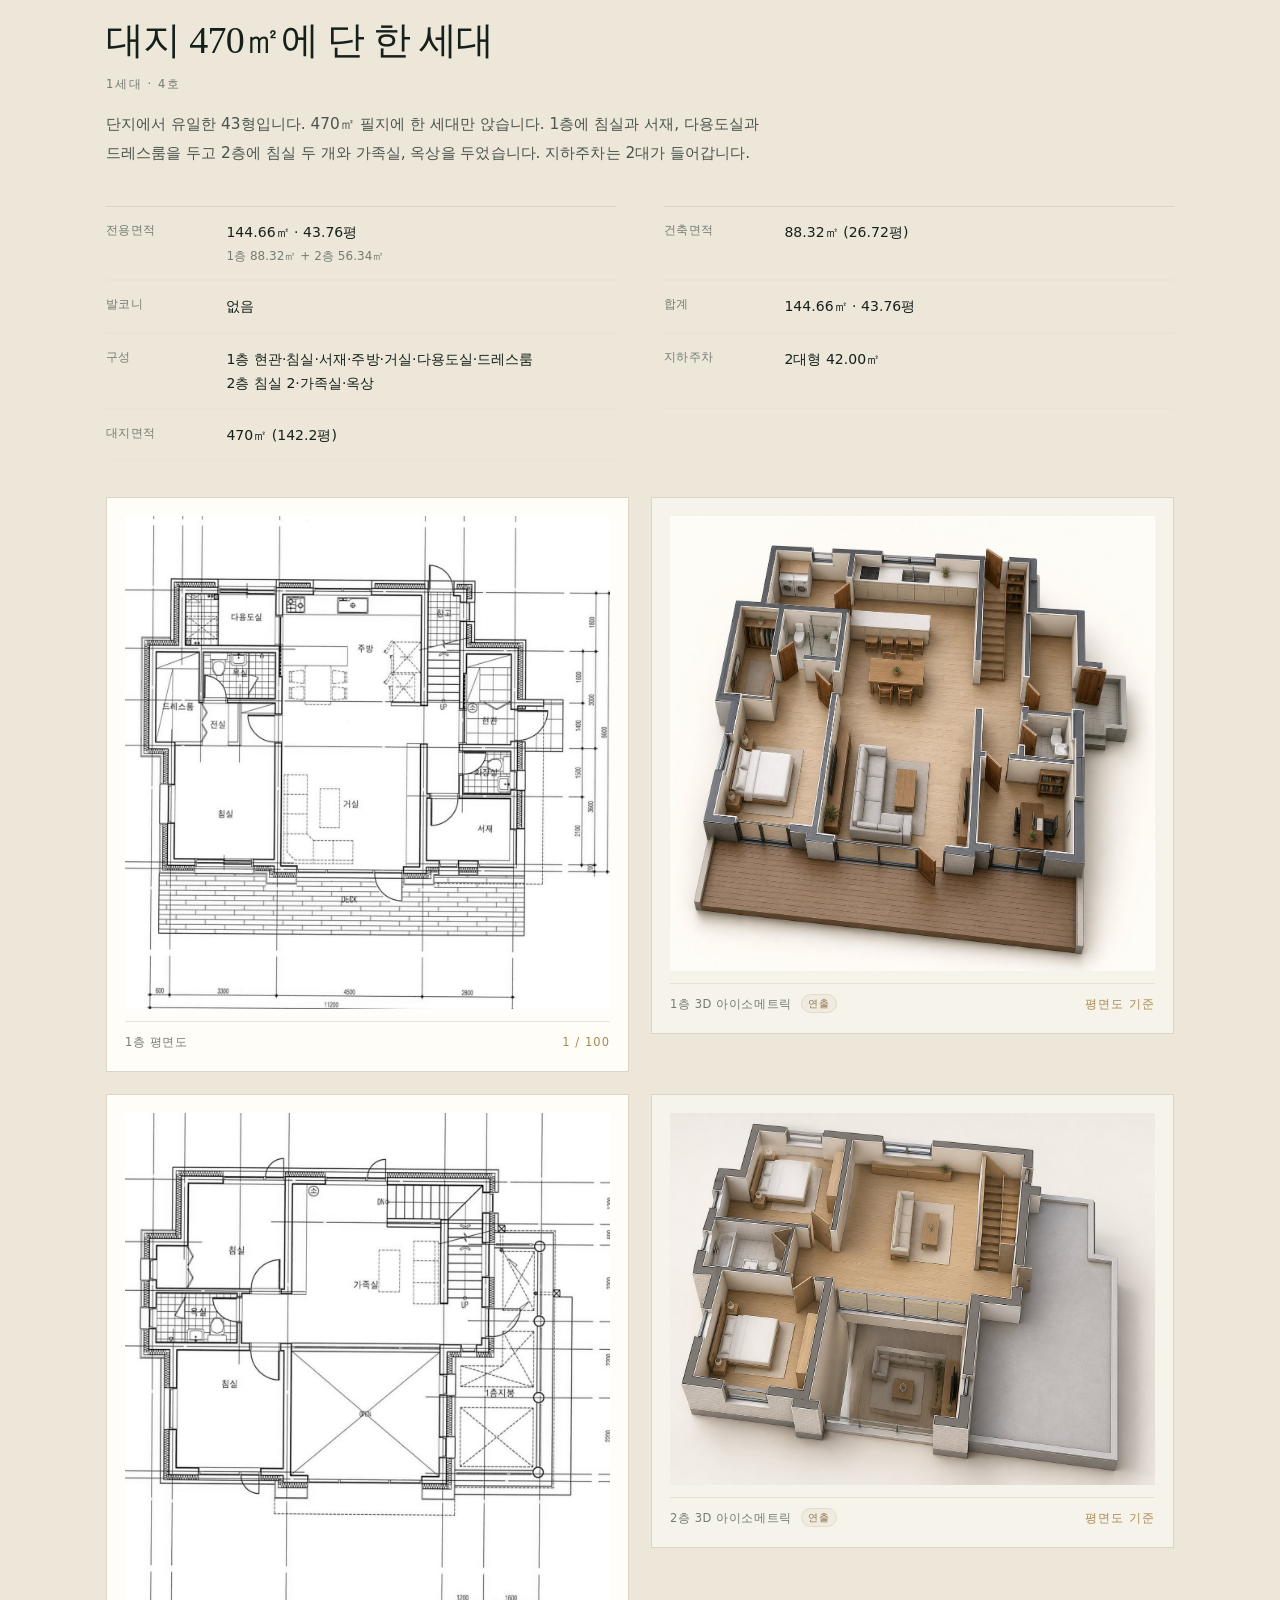
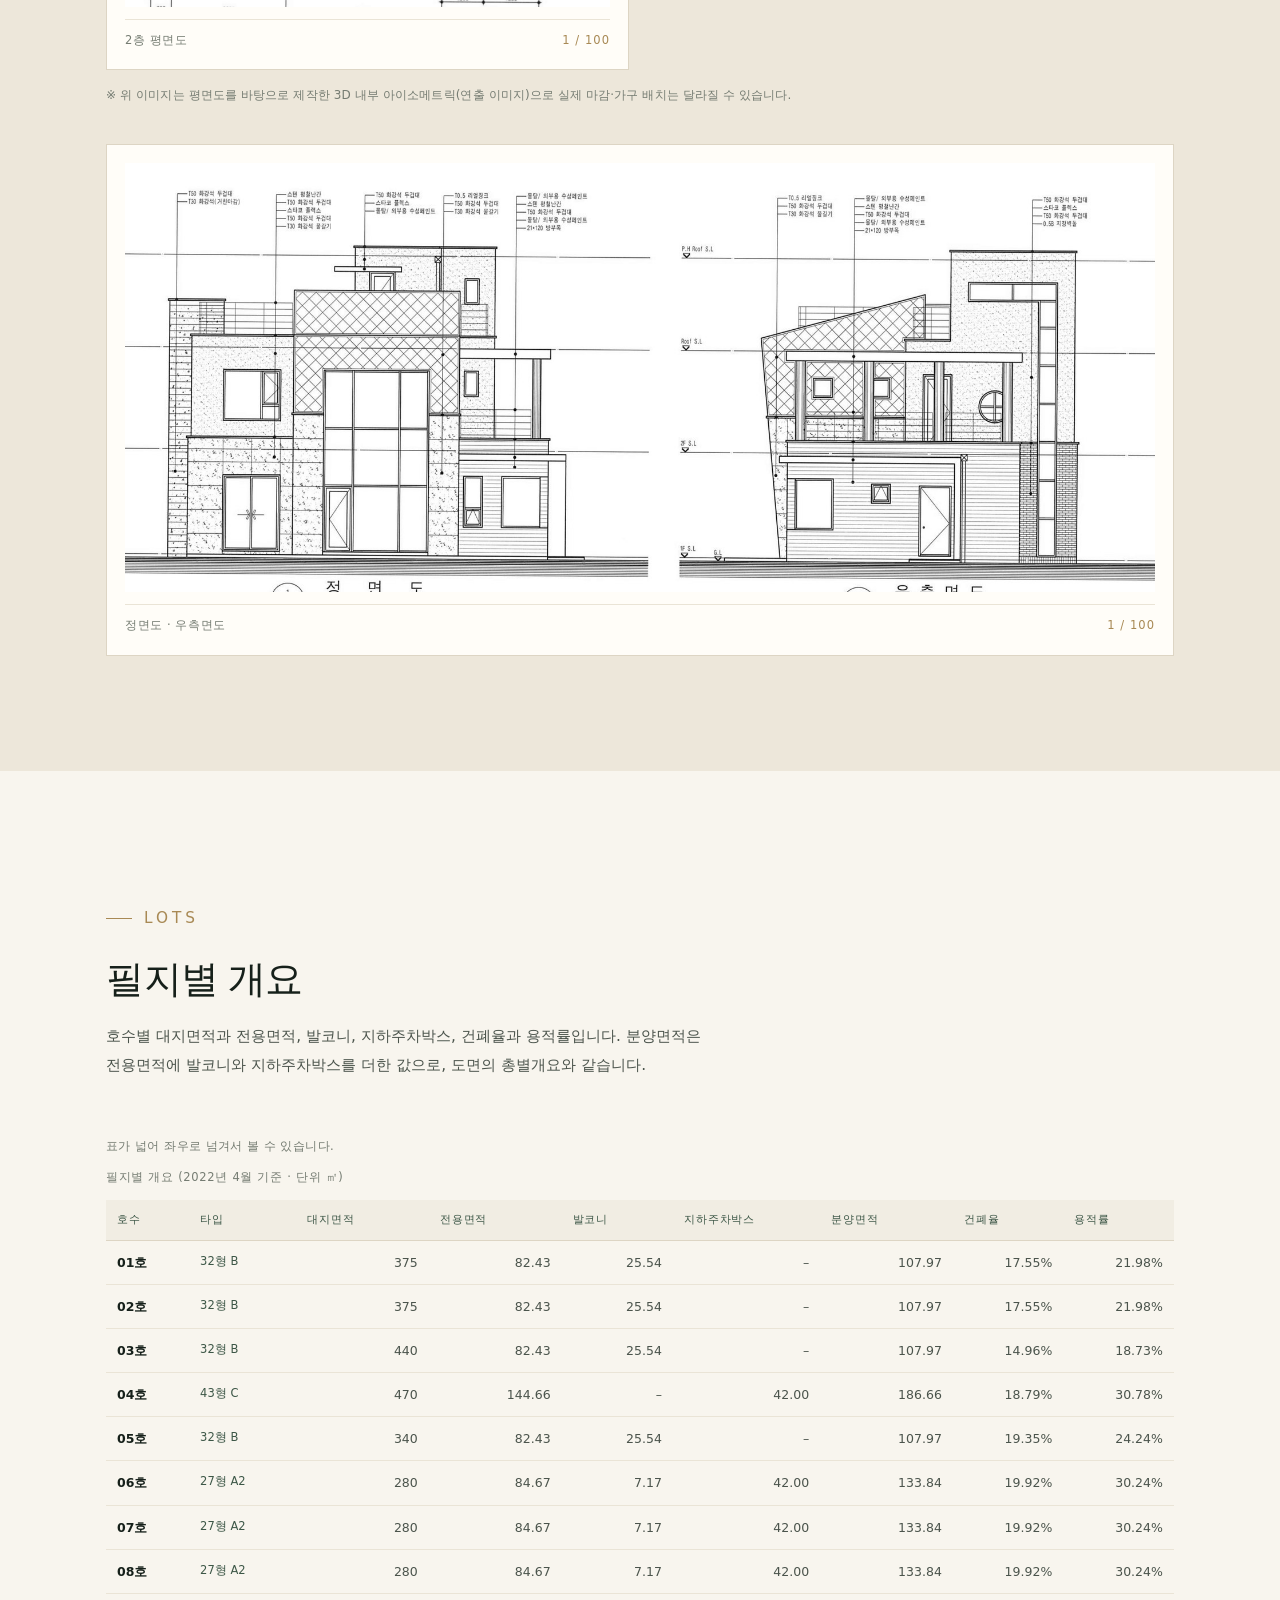
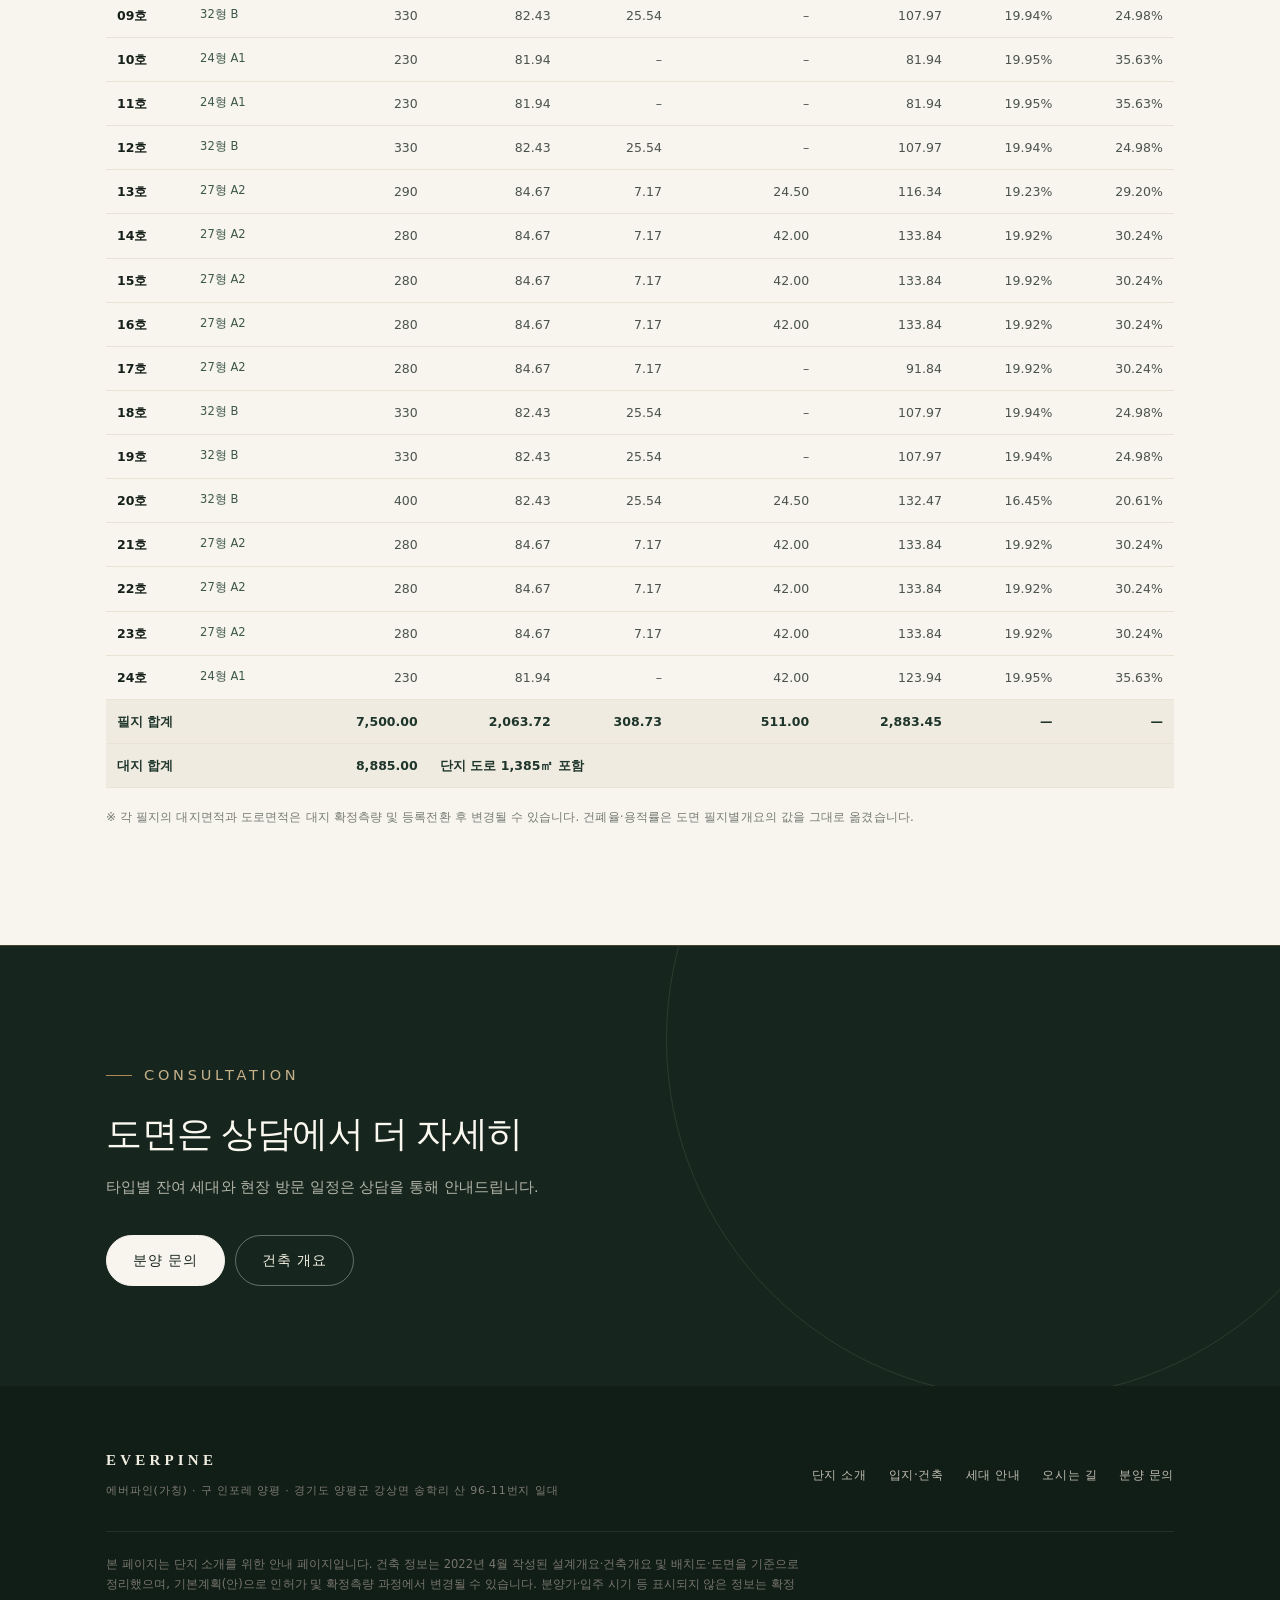
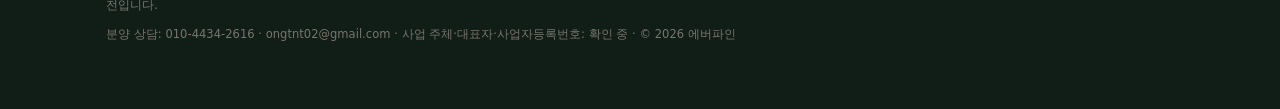
<file: everpine/homes.html>
<!DOCTYPE html>
<html lang="ko">
<head>
<meta charset="utf-8">
<meta name="viewport" content="width=device-width, initial-scale=1">
<title>세대와 도면 — 24형·27형·32형·43형 | 에버파인</title>
<meta name="description" content="에버파인 24세대의 타입별 평면도와 3D 아이소메트릭, 입면도, 면적, 필지별 대지면적·지하주차박스를 정리했습니다. 24형 3세대, 27형 11세대, 32형 9세대, 43형 1세대.">
<meta name="robots" content="index, follow">
<link rel="canonical" href="https://ongtnt02.github.io/everpine/homes.html">
<meta property="og:type" content="website">
<meta property="og:url" content="https://ongtnt02.github.io/everpine/homes.html">
<link rel="stylesheet" href="styles.css?v=20261122p">
</head>
<body>
<a class="skip-link" href="#main">본문으로 바로 가기</a>

<header class="site-header">
  <div class="wrap header-inner">
    <a class="brand" href="index.html" aria-label="에버파인 홈">
      <span class="brand-en">EVERPINE</span>
      <span class="brand-kr">양평 송학리</span>
    </a>
    <nav class="site-nav" aria-label="주요 메뉴">
      <a href="index.html">단지 소개</a>
      <a href="about.html">입지·건축</a>
      <a href="homes.html" aria-current="page">세대 안내</a>
      <a href="location.html">오시는 길</a>
      <a href="contact.html">분양 문의</a>
    </nav>
  </div>
</header>

<main id="main">

  <div class="page-head">
    <img class="page-head-bg" src="assets/house-front.jpg" alt="" width="1013" height="672" aria-hidden="true">
    <div class="wrap page-head-inner">
      <p class="breadcrumb">단지 소개 <span>/</span> 세대 안내</p>
      <h1>세대와 도면</h1>
      <p class="page-head-lede">네 가지 타입의 평면과 입면, 24개 필지의 대지면적과 지하주차박스까지 도면 그대로 정리했습니다. 각 평면도 옆에는 같은 배치를 3D 내부 아이소메트릭으로 나란히 두어 방의 위치와 크기를 한눈에 비교할 수 있습니다.</p>
    </div>
  </div>

  <!-- 바로가기 · 면적 읽기 -->
  <section class="section section--tight">
    <div class="wrap">
      <div class="chip-row" aria-label="타입 바로가기">
        <a class="chip" href="#type-a1"><span class="chip-num">A1</span>24형 · 3세대</a>
        <a class="chip" href="#type-a2"><span class="chip-num">A2</span>27형 · 11세대</a>
        <a class="chip" href="#type-b"><span class="chip-num">B</span>32형 · 9세대</a>
        <a class="chip" href="#type-c"><span class="chip-num">C</span>43형 · 1세대</a>
        <a class="chip" href="#lots">필지별 개요</a>
      </div>

      <div class="spread spread--wide-text" style="margin-top:clamp(30px,4.4vw,52px)">
        <div class="prose">
          <p class="eyebrow">Reading Plans</p>
          <h2>면적을 읽는 방법</h2>
          <p style="margin-top:20px">
            같은 집이라도 무엇을 기준으로 재느냐에 따라 숫자가 달라집니다.
            이 페이지의 표와 도면은 다섯 가지 기준을 구분해 적었으니, 숫자를 비교하실 때 함께 보십시오.
          </p>
        </div>
        <div class="panel">
          <h3>다섯 가지 면적</h3>
          <ul class="checklist">
            <li><strong>전용면적</strong> — 세대 안쪽 바닥면적입니다. 1층과 2층을 합한 값입니다.</li>
            <li><strong>발코니</strong> — 서비스면적으로, 바닥면적 산정에서 빠집니다. 전용면적에 더하면 실제로 쓰는 면적이 됩니다.</li>
            <li><strong>합계</strong> — 전용면적 + 발코니. 이 페이지의 ‘실사용’ 기준입니다.</li>
            <li><strong>건축면적</strong> — 건물이 땅에 닿는 면적입니다. 가장 넓은 층을 기준으로 하므로 1층 바닥면적과 다를 수 있습니다.</li>
            <li><strong>분양면적</strong> — 도면의 총별개요 값으로, 지하주차박스 면적을 포함합니다. 필지별 표에 함께 적었습니다.</li>
          </ul>
        </div>
      </div>
    </div>
  </section>

  <!-- TYPE A1 -->
  <section class="section section--flush-top">
    <div class="wrap">
      <article class="type-block" id="type-a1">
        <div class="section-head">
          <p class="eyebrow">Type A1 · 24형</p>
          <h2 class="type-title">가장 단정한 24형
            <span class="type-title-sub">3세대 · 10호 · 11호 · 24호</span>
          </h2>
          <p>
            1층에 현관과 주방, 거실과 다용도실을 두고 2층에 침실 두 개와 욕실을 놓았습니다.
            거실 앞으로는 DECK가 이어져 마당이 한 번 더 넓어집니다. 네 타입 가운데 가장 작지만, 두 층을 온전히 쓰는 구조입니다.
          </p>
        </div>

        <dl class="spec-list spec-list--2col">
          <div class="spec-row">
            <dt>전용면적</dt>
            <dd>81.94㎡ · 24.79평<span class="sub">1층 45.88㎡ + 2층 36.06㎡</span></dd>
          </div>
          <div class="spec-row">
            <dt>건축면적</dt>
            <dd>45.88㎡ (13.88평)</dd>
          </div>
          <div class="spec-row">
            <dt>발코니</dt>
            <dd>없음<span class="sub">전용면적과 합계가 같습니다</span></dd>
          </div>
          <div class="spec-row">
            <dt>합계</dt>
            <dd>81.94㎡ · 24.79평</dd>
          </div>
          <div class="spec-row">
            <dt>구성</dt>
            <dd>1층 현관·주방·거실·다용도실·욕실<br>2층 침실 2·욕실</dd>
          </div>
          <div class="spec-row">
            <dt>지하주차</dt>
            <dd>24호 2대형 42.00㎡<span class="sub">10호·11호는 단지 내 주차</span></dd>
          </div>
          <div class="spec-row">
            <dt>필지</dt>
            <dd>10호·11호·24호 각 230㎡</dd>
          </div>
        </dl>

        <div class="plan-iso">
          <figure class="sheet">
            <img src="assets/type-a1-1f.jpg" alt="24형 1층 평면도 — 현관, 주방, 거실, 다용도실, 욕실, DECK" width="1200" height="1457" loading="lazy" decoding="async">
            <figcaption><span>1층 평면도</span><span class="scale">1 / 100</span></figcaption>
          </figure>
          <figure class="sheet sheet-iso">
            <img src="assets/type-a1-1f-iso.jpg" alt="24형 1층 3D 내부 아이소메트릭 — 왼쪽 위 현관과 계단, 오른쪽 위 다용도실, 오른쪽 주방, 가운데 욕실, 아래쪽 거실과 DECK" width="1177" height="1336" loading="lazy" decoding="async">
            <figcaption><span>1층 3D 아이소메트릭 <span class="iso-tag">연출</span></span><span class="scale">평면도 기준</span></figcaption>
          </figure>
          <figure class="sheet">
            <img src="assets/type-a1-2f.jpg" alt="24형 2층 평면도 — 침실 두 개와 욕실" width="1200" height="1569" loading="lazy" decoding="async">
            <figcaption><span>2층 평면도</span><span class="scale">1 / 100</span></figcaption>
          </figure>
          <figure class="sheet sheet-iso">
            <img src="assets/type-a1-2f-iso.jpg" alt="24형 2층 3D 내부 아이소메트릭 — 왼쪽 욕실, 가운데 계단실, 오른쪽 위 침실, 아래쪽 침실" width="1187" height="1326" loading="lazy" decoding="async">
            <figcaption><span>2층 3D 아이소메트릭 <span class="iso-tag">연출</span></span><span class="scale">평면도 기준</span></figcaption>
          </figure>
        </div>
        <p class="note iso-note">※ 위 이미지는 평면도를 바탕으로 제작한 3D 내부 아이소메트릭(연출 이미지)으로 실제 마감·가구 배치는 달라질 수 있습니다.</p>

        <figure class="sheet sheet-wide">
          <img src="assets/type-a1-elev.jpg" alt="24형 정면도와 우측면도 — 리얼징크와 스타코 플렉스, 화강석 마감 표기" width="1800" height="845" loading="lazy" decoding="async">
          <figcaption><span>정면도 · 우측면도</span><span class="scale">1 / 100</span></figcaption>
        </figure>
      </article>
    </div>
  </section>

  <!-- TYPE A2 -->
  <section class="section section-tint">
    <div class="wrap">
      <article class="type-block" id="type-a2">
        <div class="section-head">
          <p class="eyebrow">Type A2 · 27형</p>
          <h2 class="type-title">1층에 침실을 하나 더
            <span class="type-title-sub">11세대 · 6·7·8호 · 13~17호 · 21~23호</span>
          </h2>
          <p>
            같은 두 층 바닥에 1층 침실 하나를 더 놓은 구성입니다. 부모님이나 손님이 머무는 방, 서재로 쓰기 좋습니다.
            1층 침실과 거실에 발코니를 두어 7.17㎡가 실사용 면적에 더해집니다.
          </p>
        </div>

        <dl class="spec-list spec-list--2col">
          <div class="spec-row">
            <dt>전용면적</dt>
            <dd>84.67㎡ · 25.61평<span class="sub">1층 48.61㎡ + 2층 36.06㎡</span></dd>
          </div>
          <div class="spec-row">
            <dt>건축면적</dt>
            <dd>55.78㎡ (16.87평)</dd>
          </div>
          <div class="spec-row">
            <dt>발코니</dt>
            <dd>7.17㎡ (2.17평)</dd>
          </div>
          <div class="spec-row">
            <dt>합계</dt>
            <dd>91.84㎡ · 27.78평</dd>
          </div>
          <div class="spec-row">
            <dt>구성</dt>
            <dd>1층 현관·침실·주방·거실·다용도실·욕실<br>2층 침실 2·욕실</dd>
          </div>
          <div class="spec-row">
            <dt>지하주차</dt>
            <dd>9세대 2대형 42.00㎡ · 13호 1대형 24.50㎡<span class="sub">17호는 단지 내 주차</span></dd>
          </div>
          <div class="spec-row">
            <dt>필지</dt>
            <dd>280~290㎡</dd>
          </div>
        </dl>

        <div class="plan-iso">
          <figure class="sheet">
            <img src="assets/type-a2-1f.jpg" alt="27형 1층 평면도 — 현관, 침실, 발코니, 주방, 거실, 다용도실" width="1200" height="1395" loading="lazy" decoding="async">
            <figcaption><span>1층 평면도</span><span class="scale">1 / 100</span></figcaption>
          </figure>
          <figure class="sheet sheet-iso">
            <img src="assets/type-a2-1f-iso.jpg" alt="27형 1층 3D 내부 아이소메트릭 — 왼쪽 침실과 발코니, 위쪽 현관과 다용도실, 오른쪽 주방과 거실, 아래쪽 DECK" width="1342" height="1172" loading="lazy" decoding="async">
            <figcaption><span>1층 3D 아이소메트릭 <span class="iso-tag">연출</span></span><span class="scale">평면도 기준</span></figcaption>
          </figure>
          <figure class="sheet">
            <img src="assets/type-a2-2f.jpg" alt="27형 2층 평면도 — 침실 두 개와 욕실" width="1200" height="1554" loading="lazy" decoding="async">
            <figcaption><span>2층 평면도</span><span class="scale">1 / 100</span></figcaption>
          </figure>
          <figure class="sheet sheet-iso">
            <img src="assets/type-a2-2f-iso.jpg" alt="27형 2층 3D 내부 아이소메트릭 — 왼쪽 욕실, 가운데 계단실, 오른쪽 위 침실, 아래쪽 침실, 왼쪽과 아래쪽의 1층 지붕" width="1268" height="1240" loading="lazy" decoding="async">
            <figcaption><span>2층 3D 아이소메트릭 <span class="iso-tag">연출</span></span><span class="scale">평면도 기준</span></figcaption>
          </figure>
        </div>
        <p class="note iso-note">※ 위 이미지는 평면도를 바탕으로 제작한 3D 내부 아이소메트릭(연출 이미지)으로 실제 마감·가구 배치는 달라질 수 있습니다.</p>

        <figure class="sheet sheet-wide">
          <img src="assets/type-a2-elev.jpg" alt="27형 정면도와 우측면도 — 리얼징크와 화강석, 스타코 플렉스 마감 표기" width="1800" height="860" loading="lazy" decoding="async">
          <figcaption><span>정면도 · 우측면도</span><span class="scale">1 / 100</span></figcaption>
        </figure>
      </article>
    </div>
  </section>

  <!-- TYPE B -->
  <section class="section">
    <div class="wrap">
      <article class="type-block" id="type-b">
        <div class="section-head">
          <p class="eyebrow">Type B · 32형</p>
          <h2 class="type-title">발코니가 가장 넓은 32형
            <span class="type-title-sub">9세대 · 1·2·3호 · 5호 · 9호 · 12호 · 18~20호</span>
          </h2>
          <p>
            발코니가 25.54㎡로 네 타입 가운데 가장 넓습니다. 거실과 주방이 마당 쪽으로 열리고,
            1층에 침실과 창고를 두었습니다. 2층에는 침실 두 개와 가족실이 있습니다.
            도면의 거실 창은 폭 2,800mm를 세 단으로 나눈 구성입니다.
          </p>
        </div>

        <dl class="spec-list spec-list--2col">
          <div class="spec-row">
            <dt>전용면적</dt>
            <dd>82.43㎡ · 24.94평<span class="sub">1층 47.15㎡ + 2층 35.28㎡</span></dd>
          </div>
          <div class="spec-row">
            <dt>건축면적</dt>
            <dd>65.80㎡ (19.90평)</dd>
          </div>
          <div class="spec-row">
            <dt>발코니</dt>
            <dd>25.54㎡ (7.73평)</dd>
          </div>
          <div class="spec-row">
            <dt>합계</dt>
            <dd>107.97㎡ · 32.66평</dd>
          </div>
          <div class="spec-row">
            <dt>구성</dt>
            <dd>1층 현관·침실·주방·거실·발코니·창고<br>2층 침실 2·가족실·욕실</dd>
          </div>
          <div class="spec-row">
            <dt>지하주차</dt>
            <dd>20호 1대형 24.50㎡<span class="sub">나머지 8세대는 단지 내 주차</span></dd>
          </div>
          <div class="spec-row">
            <dt>필지</dt>
            <dd>330~440㎡</dd>
          </div>
        </dl>

        <div class="plan-iso">
          <figure class="sheet">
            <img src="assets/type-b-1f.jpg" alt="32형 1층 평면도 — 현관, 침실, 주방, 거실, 발코니, 창고" width="1200" height="1465" loading="lazy" decoding="async">
            <figcaption><span>1층 평면도</span><span class="scale">1 / 100</span></figcaption>
          </figure>
          <figure class="sheet sheet-iso">
            <img src="assets/type-b-1f-iso.jpg" alt="32형 1층 3D 내부 아이소메트릭 — 왼쪽 위 발코니와 주방, 가운데 거실과 계단, 오른쪽 현관·드레스룸·침실, 아래쪽 DECK" width="1352" height="1163" loading="lazy" decoding="async">
            <figcaption><span>1층 3D 아이소메트릭 <span class="iso-tag">연출</span></span><span class="scale">평면도 기준</span></figcaption>
          </figure>
          <figure class="sheet">
            <img src="assets/type-b-2f.jpg" alt="32형 2층 평면도 — 침실 두 개, 가족실, 욕실" width="1200" height="1303" loading="lazy" decoding="async">
            <figcaption><span>2층 평면도</span><span class="scale">1 / 100</span></figcaption>
          </figure>
          <figure class="sheet sheet-iso">
            <img src="assets/type-b-2f-iso.jpg" alt="32형 2층 3D 내부 아이소메트릭 — 왼쪽 위 욕실, 가운데 가족실과 계단, 오른쪽 침실 두 개와 발코니" width="1203" height="1307" loading="lazy" decoding="async">
            <figcaption><span>2층 3D 아이소메트릭 <span class="iso-tag">연출</span></span><span class="scale">평면도 기준</span></figcaption>
          </figure>
        </div>
        <p class="note iso-note">※ 위 이미지는 평면도를 바탕으로 제작한 3D 내부 아이소메트릭(연출 이미지)으로 실제 마감·가구 배치는 달라질 수 있습니다.</p>

        <figure class="sheet sheet-wide">
          <img src="assets/type-b-elev.jpg" alt="32형 정면도와 우측면도 — 스타코 플렉스와 치장벽돌, 화강석 마감 표기" width="1800" height="863" loading="lazy" decoding="async">
          <figcaption><span>정면도 · 우측면도</span><span class="scale">1 / 100</span></figcaption>
        </figure>
      </article>
    </div>
  </section>

  <!-- TYPE C -->
  <section class="section section-tint">
    <div class="wrap">
      <article class="type-block" id="type-c">
        <div class="section-head">
          <p class="eyebrow">Type C · 43형</p>
          <h2 class="type-title">대지 470㎡에 단 한 세대
            <span class="type-title-sub">1세대 · 4호</span>
          </h2>
          <p>
            단지에서 유일한 43형입니다. 470㎡ 필지에 한 세대만 앉습니다.
            1층에 침실과 서재, 다용도실과 드레스룸을 두고 2층에 침실 두 개와 가족실, 옥상을 두었습니다.
            지하주차는 2대가 들어갑니다.
          </p>
        </div>

        <dl class="spec-list spec-list--2col">
          <div class="spec-row">
            <dt>전용면적</dt>
            <dd>144.66㎡ · 43.76평<span class="sub">1층 88.32㎡ + 2층 56.34㎡</span></dd>
          </div>
          <div class="spec-row">
            <dt>건축면적</dt>
            <dd>88.32㎡ (26.72평)</dd>
          </div>
          <div class="spec-row">
            <dt>발코니</dt>
            <dd>없음</dd>
          </div>
          <div class="spec-row">
            <dt>합계</dt>
            <dd>144.66㎡ · 43.76평</dd>
          </div>
          <div class="spec-row">
            <dt>구성</dt>
            <dd>1층 현관·침실·서재·주방·거실·다용도실·드레스룸<br>2층 침실 2·가족실·옥상</dd>
          </div>
          <div class="spec-row">
            <dt>지하주차</dt>
            <dd>2대형 42.00㎡</dd>
          </div>
          <div class="spec-row">
            <dt>대지면적</dt>
            <dd>470㎡ (142.2평)</dd>
          </div>
        </dl>

        <div class="plan-iso">
          <figure class="sheet">
            <img src="assets/type-c-1f.jpg" alt="43형 1층 평면도 — 침실, 서재, 주방, 거실, 다용도실, 드레스룸" width="1200" height="1220" loading="lazy" decoding="async">
            <figcaption><span>1층 평면도</span><span class="scale">1 / 100</span></figcaption>
          </figure>
          <figure class="sheet sheet-iso">
            <img src="assets/type-c-1f-iso.jpg" alt="43형 1층 3D 내부 아이소메트릭 — 왼쪽 위 다용도실, 위쪽 주방, 오른쪽 현관과 창고, 아래쪽 거실·침실·서재와 DECK" width="1295" height="1215" loading="lazy" decoding="async">
            <figcaption><span>1층 3D 아이소메트릭 <span class="iso-tag">연출</span></span><span class="scale">평면도 기준</span></figcaption>
          </figure>
          <figure class="sheet">
            <img src="assets/type-c-2f.jpg" alt="43형 2층 평면도 — 침실 두 개, 가족실, 옥상" width="1200" height="1222" loading="lazy" decoding="async">
            <figcaption><span>2층 평면도</span><span class="scale">1 / 100</span></figcaption>
          </figure>
          <figure class="sheet sheet-iso">
            <img src="assets/type-c-2f-iso.jpg" alt="43형 2층 3D 내부 아이소메트릭 — 왼쪽 침실 두 개와 욕실, 가운데 가족실, 오른쪽 계단과 1층 지붕" width="1400" height="1073" loading="lazy" decoding="async">
            <figcaption><span>2층 3D 아이소메트릭 <span class="iso-tag">연출</span></span><span class="scale">평면도 기준</span></figcaption>
          </figure>
        </div>
        <p class="note iso-note">※ 위 이미지는 평면도를 바탕으로 제작한 3D 내부 아이소메트릭(연출 이미지)으로 실제 마감·가구 배치는 달라질 수 있습니다.</p>

        <figure class="sheet sheet-wide">
          <img src="assets/type-c-elev.jpg" alt="43형 정면도와 우측면도 — 화강석과 리얼징크, 방부목 마감 표기" width="1800" height="751" loading="lazy" decoding="async">
          <figcaption><span>정면도 · 우측면도</span><span class="scale">1 / 100</span></figcaption>
        </figure>
      </article>
    </div>
  </section>

  <!-- 필지별 개요 -->
  <section class="section" id="lots">
    <div class="wrap">
      <div class="section-head">
        <p class="eyebrow">Lots</p>
        <h2>필지별 개요</h2>
        <p>
          호수별 대지면적과 전용면적, 발코니, 지하주차박스, 건폐율과 용적률입니다.
          분양면적은 전용면적에 발코니와 지하주차박스를 더한 값으로, 도면의 총별개요와 같습니다.
        </p>
      </div>

      <p class="scroll-hint">표가 넓어 좌우로 넘겨서 볼 수 있습니다.</p>
      <div class="table-wrap">
        <table class="data-table">
          <caption>필지별 개요 (2022년 4월 기준 · 단위 ㎡)</caption>
          <thead>
            <tr>
              <th scope="col">호수</th>
              <th scope="col">타입</th>
              <th scope="col">대지면적</th>
              <th scope="col">전용면적</th>
              <th scope="col">발코니</th>
              <th scope="col">지하주차박스</th>
              <th scope="col">분양면적</th>
              <th scope="col">건폐율</th>
              <th scope="col">용적률</th>
            </tr>
          </thead>
          <tbody>
            <tr><th scope="row">01호</th><td class="type-cell">32형 B</td><td class="num">375</td><td class="num">82.43</td><td class="num">25.54</td><td class="num">–</td><td class="num">107.97</td><td class="num">17.55%</td><td class="num">21.98%</td></tr>
            <tr><th scope="row">02호</th><td class="type-cell">32형 B</td><td class="num">375</td><td class="num">82.43</td><td class="num">25.54</td><td class="num">–</td><td class="num">107.97</td><td class="num">17.55%</td><td class="num">21.98%</td></tr>
            <tr><th scope="row">03호</th><td class="type-cell">32형 B</td><td class="num">440</td><td class="num">82.43</td><td class="num">25.54</td><td class="num">–</td><td class="num">107.97</td><td class="num">14.96%</td><td class="num">18.73%</td></tr>
            <tr><th scope="row">04호</th><td class="type-cell">43형 C</td><td class="num">470</td><td class="num">144.66</td><td class="num">–</td><td class="num">42.00</td><td class="num">186.66</td><td class="num">18.79%</td><td class="num">30.78%</td></tr>
            <tr><th scope="row">05호</th><td class="type-cell">32형 B</td><td class="num">340</td><td class="num">82.43</td><td class="num">25.54</td><td class="num">–</td><td class="num">107.97</td><td class="num">19.35%</td><td class="num">24.24%</td></tr>
            <tr><th scope="row">06호</th><td class="type-cell">27형 A2</td><td class="num">280</td><td class="num">84.67</td><td class="num">7.17</td><td class="num">42.00</td><td class="num">133.84</td><td class="num">19.92%</td><td class="num">30.24%</td></tr>
            <tr><th scope="row">07호</th><td class="type-cell">27형 A2</td><td class="num">280</td><td class="num">84.67</td><td class="num">7.17</td><td class="num">42.00</td><td class="num">133.84</td><td class="num">19.92%</td><td class="num">30.24%</td></tr>
            <tr><th scope="row">08호</th><td class="type-cell">27형 A2</td><td class="num">280</td><td class="num">84.67</td><td class="num">7.17</td><td class="num">42.00</td><td class="num">133.84</td><td class="num">19.92%</td><td class="num">30.24%</td></tr>
            <tr><th scope="row">09호</th><td class="type-cell">32형 B</td><td class="num">330</td><td class="num">82.43</td><td class="num">25.54</td><td class="num">–</td><td class="num">107.97</td><td class="num">19.94%</td><td class="num">24.98%</td></tr>
            <tr><th scope="row">10호</th><td class="type-cell">24형 A1</td><td class="num">230</td><td class="num">81.94</td><td class="num">–</td><td class="num">–</td><td class="num">81.94</td><td class="num">19.95%</td><td class="num">35.63%</td></tr>
            <tr><th scope="row">11호</th><td class="type-cell">24형 A1</td><td class="num">230</td><td class="num">81.94</td><td class="num">–</td><td class="num">–</td><td class="num">81.94</td><td class="num">19.95%</td><td class="num">35.63%</td></tr>
            <tr><th scope="row">12호</th><td class="type-cell">32형 B</td><td class="num">330</td><td class="num">82.43</td><td class="num">25.54</td><td class="num">–</td><td class="num">107.97</td><td class="num">19.94%</td><td class="num">24.98%</td></tr>
            <tr><th scope="row">13호</th><td class="type-cell">27형 A2</td><td class="num">290</td><td class="num">84.67</td><td class="num">7.17</td><td class="num">24.50</td><td class="num">116.34</td><td class="num">19.23%</td><td class="num">29.20%</td></tr>
            <tr><th scope="row">14호</th><td class="type-cell">27형 A2</td><td class="num">280</td><td class="num">84.67</td><td class="num">7.17</td><td class="num">42.00</td><td class="num">133.84</td><td class="num">19.92%</td><td class="num">30.24%</td></tr>
            <tr><th scope="row">15호</th><td class="type-cell">27형 A2</td><td class="num">280</td><td class="num">84.67</td><td class="num">7.17</td><td class="num">42.00</td><td class="num">133.84</td><td class="num">19.92%</td><td class="num">30.24%</td></tr>
            <tr><th scope="row">16호</th><td class="type-cell">27형 A2</td><td class="num">280</td><td class="num">84.67</td><td class="num">7.17</td><td class="num">42.00</td><td class="num">133.84</td><td class="num">19.92%</td><td class="num">30.24%</td></tr>
            <tr><th scope="row">17호</th><td class="type-cell">27형 A2</td><td class="num">280</td><td class="num">84.67</td><td class="num">7.17</td><td class="num">–</td><td class="num">91.84</td><td class="num">19.92%</td><td class="num">30.24%</td></tr>
            <tr><th scope="row">18호</th><td class="type-cell">32형 B</td><td class="num">330</td><td class="num">82.43</td><td class="num">25.54</td><td class="num">–</td><td class="num">107.97</td><td class="num">19.94%</td><td class="num">24.98%</td></tr>
            <tr><th scope="row">19호</th><td class="type-cell">32형 B</td><td class="num">330</td><td class="num">82.43</td><td class="num">25.54</td><td class="num">–</td><td class="num">107.97</td><td class="num">19.94%</td><td class="num">24.98%</td></tr>
            <tr><th scope="row">20호</th><td class="type-cell">32형 B</td><td class="num">400</td><td class="num">82.43</td><td class="num">25.54</td><td class="num">24.50</td><td class="num">132.47</td><td class="num">16.45%</td><td class="num">20.61%</td></tr>
            <tr><th scope="row">21호</th><td class="type-cell">27형 A2</td><td class="num">280</td><td class="num">84.67</td><td class="num">7.17</td><td class="num">42.00</td><td class="num">133.84</td><td class="num">19.92%</td><td class="num">30.24%</td></tr>
            <tr><th scope="row">22호</th><td class="type-cell">27형 A2</td><td class="num">280</td><td class="num">84.67</td><td class="num">7.17</td><td class="num">42.00</td><td class="num">133.84</td><td class="num">19.92%</td><td class="num">30.24%</td></tr>
            <tr><th scope="row">23호</th><td class="type-cell">27형 A2</td><td class="num">280</td><td class="num">84.67</td><td class="num">7.17</td><td class="num">42.00</td><td class="num">133.84</td><td class="num">19.92%</td><td class="num">30.24%</td></tr>
            <tr><th scope="row">24호</th><td class="type-cell">24형 A1</td><td class="num">230</td><td class="num">81.94</td><td class="num">–</td><td class="num">42.00</td><td class="num">123.94</td><td class="num">19.95%</td><td class="num">35.63%</td></tr>
          </tbody>
          <tfoot>
            <tr>
              <th scope="row" colspan="2">필지 합계</th>
              <td class="num">7,500.00</td>
              <td class="num">2,063.72</td>
              <td class="num">308.73</td>
              <td class="num">511.00</td>
              <td class="num">2,883.45</td>
              <td class="num">—</td>
              <td class="num">—</td>
            </tr>
            <tr>
              <th scope="row" colspan="2">대지 합계</th>
              <td class="num">8,885.00</td>
              <td colspan="6">단지 도로 1,385㎡ 포함</td>
            </tr>
          </tfoot>
        </table>
      </div>

      <p class="note" style="margin-top:18px">
        ※ 각 필지의 대지면적과 도로면적은 대지 확정측량 및 등록전환 후 변경될 수 있습니다.
        건폐율·용적률은 도면 필지별개요의 값을 그대로 옮겼습니다.
      </p>
    </div>
  </section>

  <section class="cta-band">
    <div class="wrap">
      <p class="eyebrow" style="color:var(--brass-soft)">Consultation</p>
      <h2>도면은 상담에서 더 자세히</h2>
      <p>타입별 잔여 세대와 현장 방문 일정은 상담을 통해 안내드립니다.</p>
      <div class="cta-actions">
        <a class="btn btn-primary" href="contact.html">분양 문의</a>
        <a class="btn btn-ghost" href="about.html#architecture">건축 개요</a>
      </div>
    </div>
  </section>

</main>

<footer class="site-footer">
  <div class="wrap">
    <div class="footer-top">
      <div class="footer-brand">
        <span class="brand-en">EVERPINE</span>
        <span class="brand-kr">에버파인(가칭) · 구 인포레 양평 · 경기도 양평군 강상면 송학리 산 96-11번지 일대</span>
      </div>
      <nav class="footer-nav" aria-label="바닥글 메뉴">
        <a href="index.html">단지 소개</a>
        <a href="about.html">입지·건축</a>
        <a href="homes.html">세대 안내</a>
        <a href="location.html">오시는 길</a>
        <a href="contact.html">분양 문의</a>
      </nav>
    </div>
    <div class="footer-note">
      <p>본 페이지는 단지 소개를 위한 안내 페이지입니다. 건축 정보는 2022년 4월 작성된 설계개요·건축개요 및 배치도·도면을 기준으로 정리했으며, 기본계획(안)으로 인허가 및 확정측량 과정에서 변경될 수 있습니다. 분양가·입주 시기 등 표시되지 않은 정보는 확정 전입니다.</p>
      <p>분양 상담: 010-4434-2616 · ongtnt02@gmail.com · 사업 주체·대표자·사업자등록번호: 확인 중 · © 2026 에버파인</p>
    </div>
  </div>
</footer>

</body>
</html>
</file>
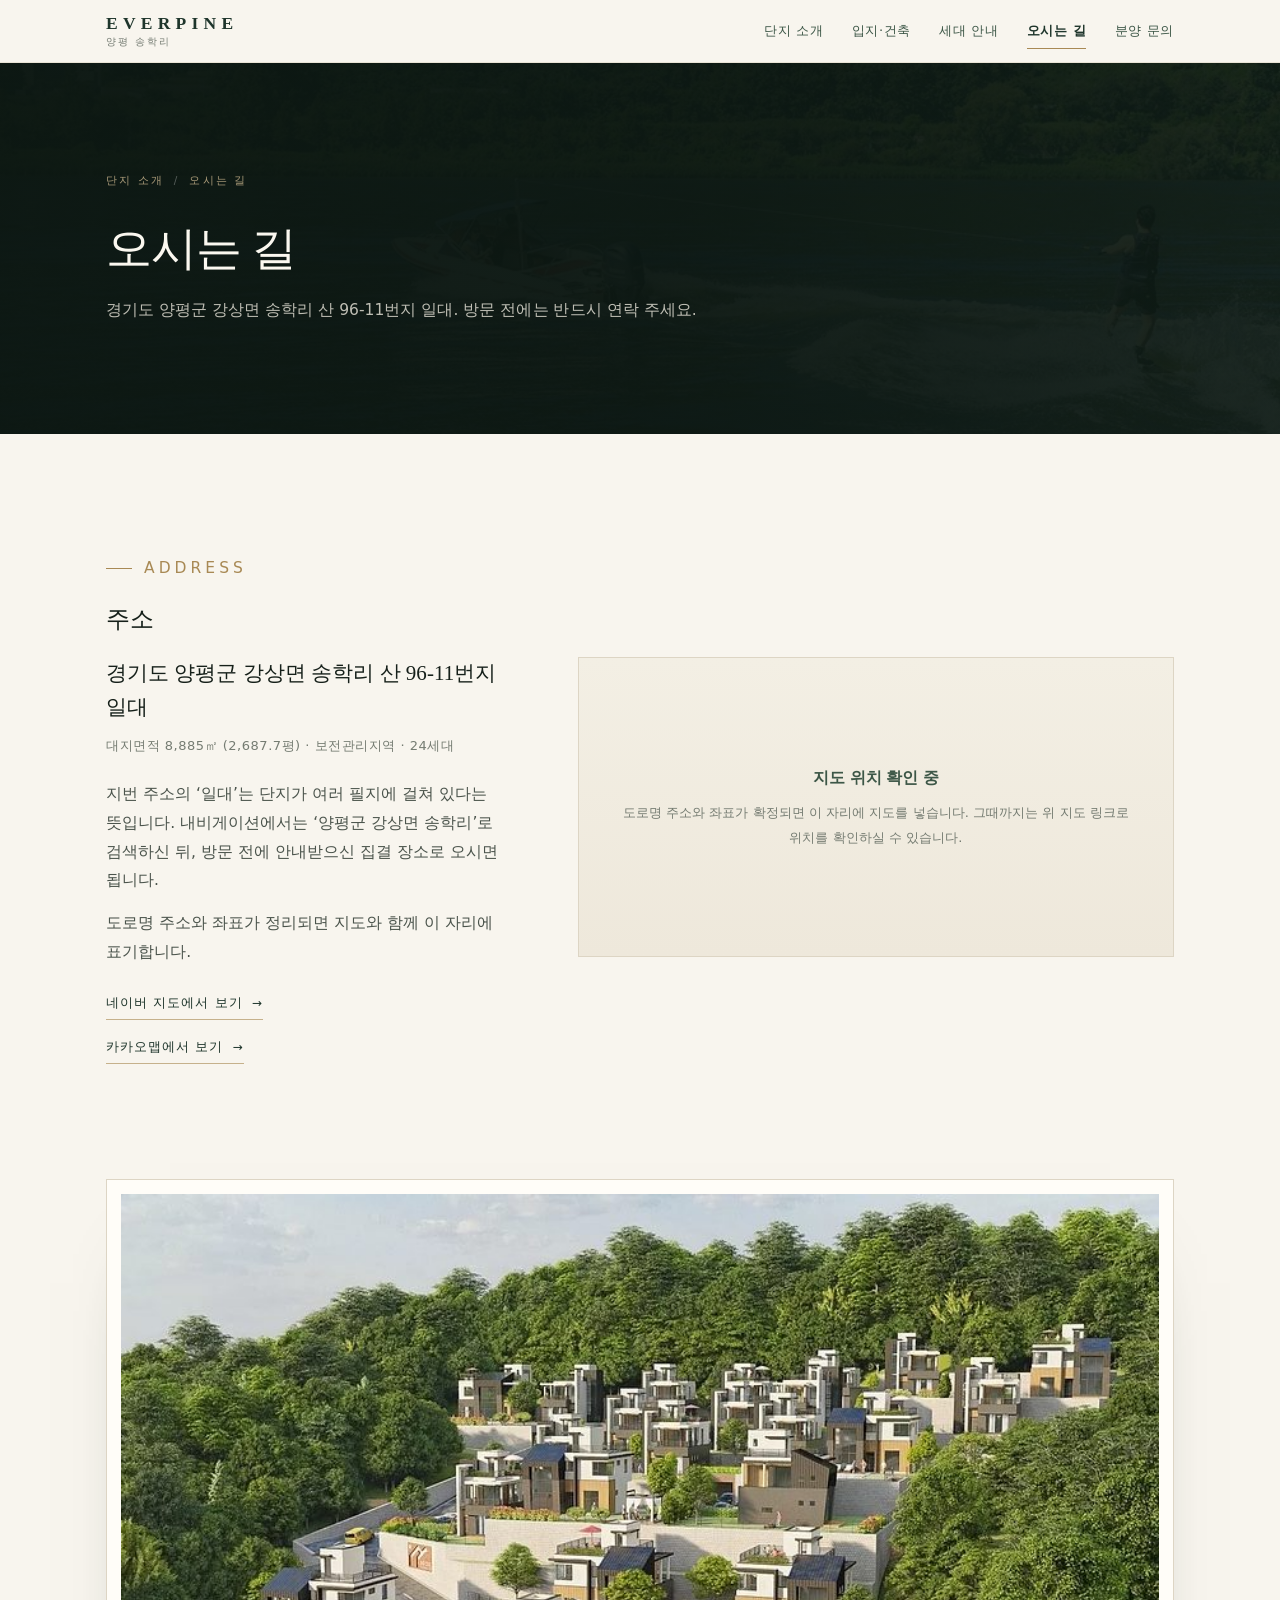
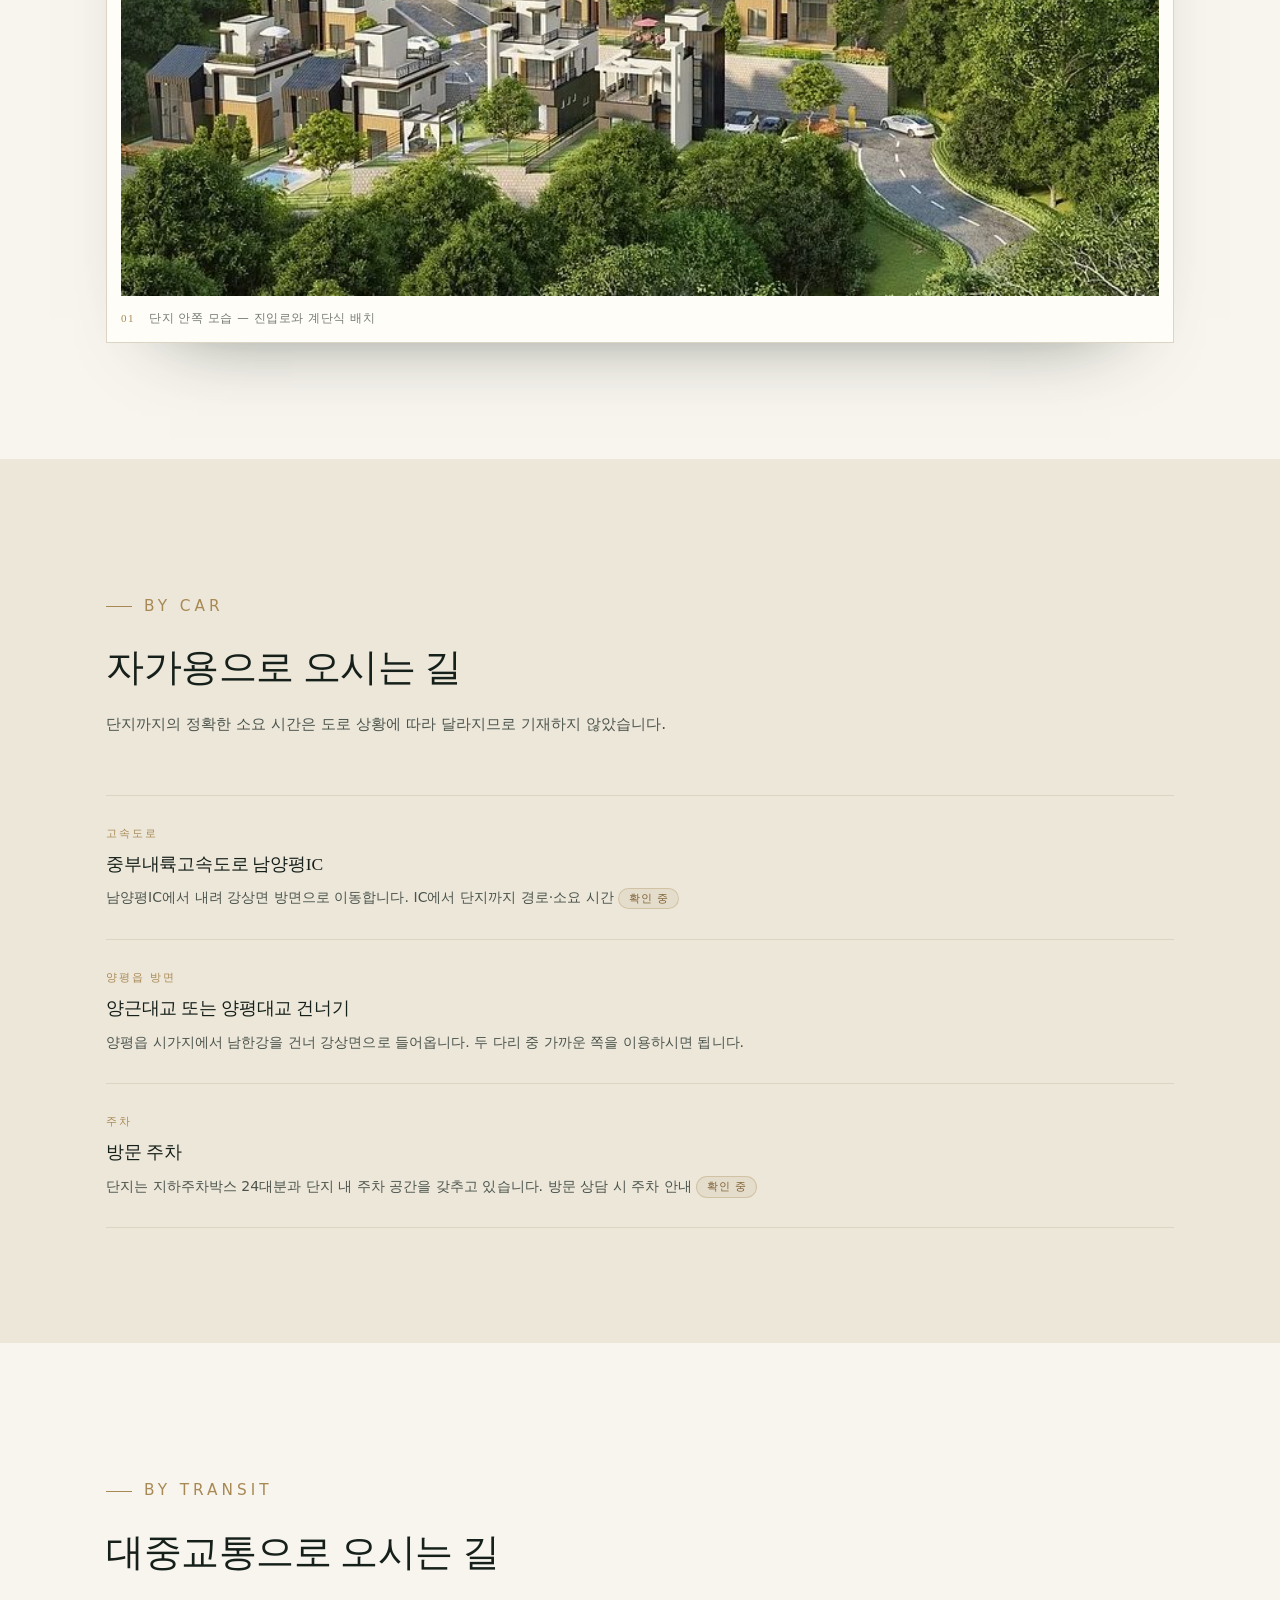
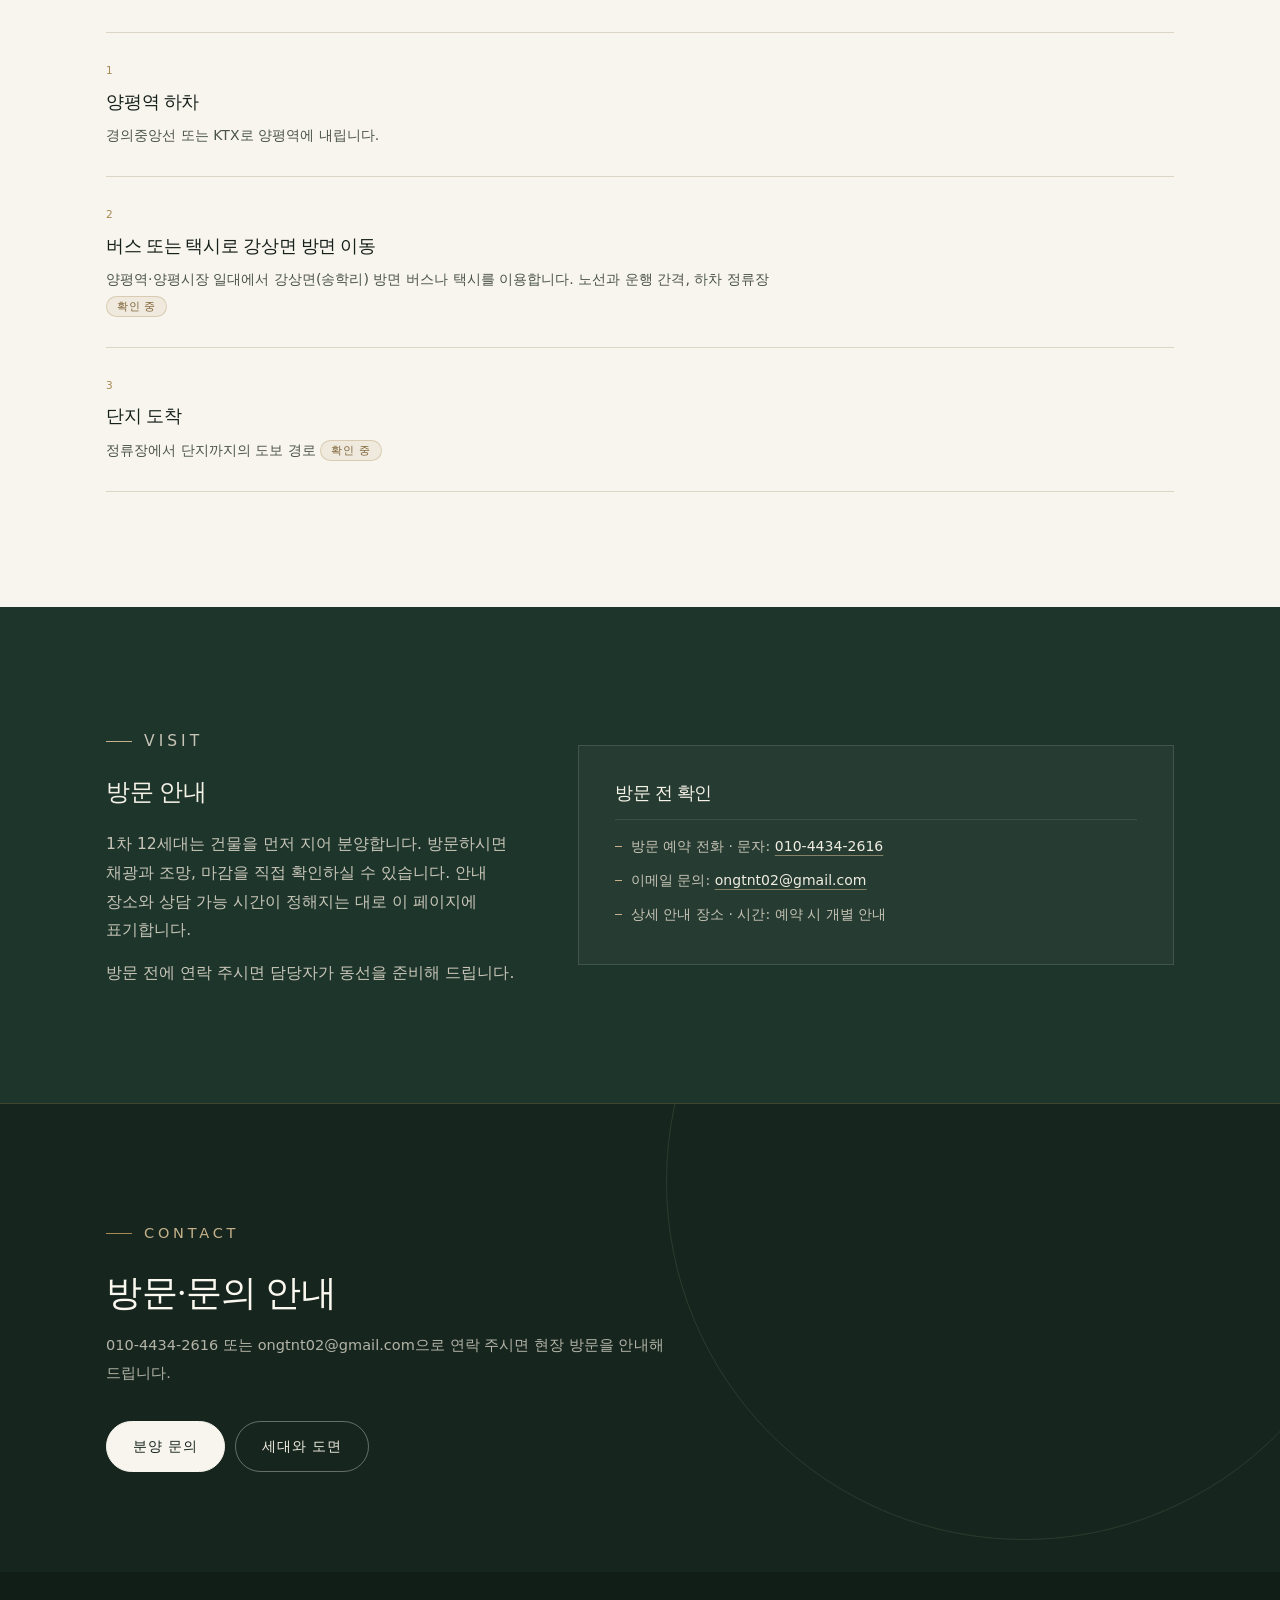
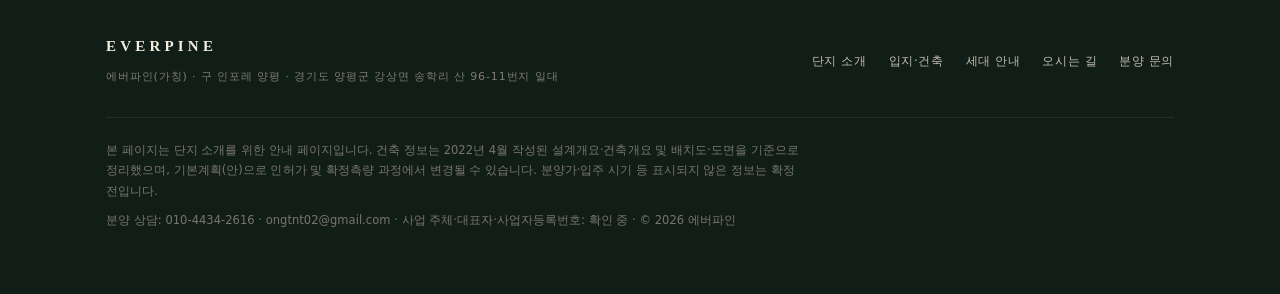
<file: everpine/location.html>
<!DOCTYPE html>
<html lang="ko">
<head>
<meta charset="utf-8">
<meta name="viewport" content="width=device-width, initial-scale=1">
<title>오시는 길 — 양평군 강상면 송학리 산 96-11 | 에버파인</title>
<meta name="description" content="에버파인 오시는 길. 경기도 양평군 강상면 송학리 산 96-11번지 일대. 자가용·대중교통 방향과 방문 상담 안내.">
<meta name="robots" content="index, follow">
<link rel="canonical" href="https://ongtnt02.github.io/everpine/location.html">
<meta property="og:type" content="website">
<meta property="og:url" content="https://ongtnt02.github.io/everpine/location.html">
<link rel="stylesheet" href="styles.css?v=20261122p">
</head>
<body>
<a class="skip-link" href="#main">본문으로 바로 가기</a>

<header class="site-header">
  <div class="wrap header-inner">
    <a class="brand" href="index.html" aria-label="에버파인 홈">
      <span class="brand-en">EVERPINE</span>
      <span class="brand-kr">양평 송학리</span>
    </a>
    <nav class="site-nav" aria-label="주요 메뉴">
      <a href="index.html">단지 소개</a>
      <a href="about.html">입지·건축</a>
      <a href="homes.html">세대 안내</a>
      <a href="location.html" aria-current="page">오시는 길</a>
      <a href="contact.html">분양 문의</a>
    </nav>
  </div>
</header>

<main id="main">

  <div class="page-head">
    <img class="page-head-bg" src="assets/scenery.jpg" alt="" width="940" height="627" aria-hidden="true">
    <div class="wrap page-head-inner">
      <p class="breadcrumb">단지 소개 <span>/</span> 오시는 길</p>
      <h1>오시는 길</h1>
      <p class="page-head-lede">경기도 양평군 강상면 송학리 산 96-11번지 일대. 방문 전에는 반드시 연락 주세요.</p>
    </div>
  </div>

  <!-- 주소 -->
  <section class="section">
    <div class="wrap spread spread--wide-text">
      <div class="prose">
        <p class="eyebrow">Address</p>
        <h2>주소</h2>
        <p style="margin-top:22px;font-family:var(--serif);font-size:clamp(17px,2.2vw,21px);line-height:1.6;color:var(--ink)">
          경기도 양평군 강상면 송학리 산 96-11번지 일대
        </p>
        <p class="small" style="margin-top:10px;letter-spacing:0.04em">
          대지면적 8,885㎡ (2,687.7평) · 보전관리지역 · 24세대
        </p>
        <p style="margin-top:22px">
          지번 주소의 ‘일대’는 단지가 여러 필지에 걸쳐 있다는 뜻입니다. 내비게이션에서는
          ‘양평군 강상면 송학리’로 검색하신 뒤, 방문 전에 안내받으신 집결 장소로 오시면 됩니다.
        </p>
        <p>
          도로명 주소와 좌표가 정리되면 지도와 함께 이 자리에 표기합니다.
        </p>
        <p style="margin-top:22px">
          <a class="link-arrow" href="https://map.naver.com/p/search/%EA%B2%BD%EA%B8%B0%EB%8F%84%20%EC%96%91%ED%8F%89%EA%B5%B0%20%EA%B0%95%EC%83%81%EB%A9%B4%20%EC%86%A1%ED%95%99%EB%A6%AC%20%EC%82%B0%2096-11" target="_blank" rel="noopener">네이버 지도에서 보기</a>
        </p>
        <p style="margin-top:12px">
          <a class="link-arrow" href="https://map.kakao.com/?q=%EA%B2%BD%EA%B8%B0%EB%8F%84%20%EC%96%91%ED%8F%89%EA%B5%B0%20%EA%B0%95%EC%83%81%EB%A9%B4%20%EC%86%A1%ED%95%99%EB%A6%AC%20%EC%82%B0%2096-11" target="_blank" rel="noopener">카카오맵에서 보기</a>
        </p>
      </div>
      <div class="map-slot" role="img" aria-label="지도 자리 — 좌표 확인 중">
        <div>
          <strong>지도 위치 확인 중</strong>
          도로명 주소와 좌표가 확정되면 이 자리에 지도를 넣습니다.
          그때까지는 위 지도 링크로 위치를 확인하실 수 있습니다.
        </div>
      </div>
    </div>
  </section>

  <section class="section section--flush-top">
    <div class="wrap">
      <figure class="figure figure--framed">
        <img src="assets/estate-view.jpg" alt="단지 안 도로와 계단식으로 배치된 타운하우스 동" width="815" height="551" loading="lazy" decoding="async">
        <figcaption><span class="fig-no">01</span><span>단지 안쪽 모습 — 진입로와 계단식 배치</span></figcaption>
      </figure>
    </div>
  </section>

  <!-- 자가용 -->
  <section class="section section-tint">
    <div class="wrap">
      <div class="section-head">
        <p class="eyebrow">By Car</p>
        <h2>자가용으로 오시는 길</h2>
        <p>단지까지의 정확한 소요 시간은 도로 상황에 따라 달라지므로 기재하지 않았습니다.</p>
      </div>
      <ul class="item-list">
        <li class="item">
          <span class="meta">고속도로</span>
          <h3>중부내륙고속도로 남양평IC</h3>
          <p>남양평IC에서 내려 강상면 방면으로 이동합니다. IC에서 단지까지 경로·소요 시간 <span class="tag">확인 중</span></p>
        </li>
        <li class="item">
          <span class="meta">양평읍 방면</span>
          <h3>양근대교 또는 양평대교 건너기</h3>
          <p>양평읍 시가지에서 남한강을 건너 강상면으로 들어옵니다. 두 다리 중 가까운 쪽을 이용하시면 됩니다.</p>
        </li>
        <li class="item">
          <span class="meta">주차</span>
          <h3>방문 주차</h3>
          <p>단지는 지하주차박스 24대분과 단지 내 주차 공간을 갖추고 있습니다. 방문 상담 시 주차 안내 <span class="tag">확인 중</span></p>
        </li>
      </ul>
    </div>
  </section>

  <!-- 대중교통 -->
  <section class="section">
    <div class="wrap">
      <div class="section-head">
        <p class="eyebrow">By Transit</p>
        <h2>대중교통으로 오시는 길</h2>
      </div>
      <ul class="item-list">
        <li class="item">
          <span class="meta">1</span>
          <h3>양평역 하차</h3>
          <p>경의중앙선 또는 KTX로 양평역에 내립니다.</p>
        </li>
        <li class="item">
          <span class="meta">2</span>
          <h3>버스 또는 택시로 강상면 방면 이동</h3>
          <p>양평역·양평시장 일대에서 강상면(송학리) 방면 버스나 택시를 이용합니다. 노선과 운행 간격, 하차 정류장 <span class="tag">확인 중</span></p>
        </li>
        <li class="item">
          <span class="meta">3</span>
          <h3>단지 도착</h3>
          <p>정류장에서 단지까지의 도보 경로 <span class="tag">확인 중</span></p>
        </li>
      </ul>
    </div>
  </section>

  <!-- 방문 -->
  <section class="section section-deep">
    <div class="wrap spread spread--wide-text">
      <div class="prose">
        <p class="eyebrow">Visit</p>
        <h2>방문 안내</h2>
        <p style="margin-top:22px">
          1차 12세대는 건물을 먼저 지어 분양합니다. 방문하시면 채광과 조망, 마감을 직접 확인하실 수 있습니다.
          안내 장소와 상담 가능 시간이 정해지는 대로 이 페이지에 표기합니다.
        </p>
        <p>
          방문 전에 연락 주시면 담당자가 동선을 준비해 드립니다.
        </p>
      </div>
      <div class="panel">
        <h3>방문 전 확인</h3>
        <ul class="checklist">
          <li>방문 예약 전화 · 문자: <a href="tel:01044342616" class="body-link">010-4434-2616</a></li>
          <li>이메일 문의: <a href="mailto:ongtnt02@gmail.com" class="body-link">ongtnt02@gmail.com</a></li>
          <li>상세 안내 장소 · 시간: 예약 시 개별 안내</li>
        </ul>
      </div>
    </div>
  </section>

  <section class="cta-band">
    <div class="wrap">
      <p class="eyebrow" style="color:var(--brass-soft)">Contact</p>
      <h2>방문·문의 안내</h2>
      <p>010-4434-2616 또는 ongtnt02@gmail.com으로 연락 주시면 현장 방문을 안내해 드립니다.</p>
      <div class="cta-actions">
        <a class="btn btn-primary" href="contact.html">분양 문의</a>
        <a class="btn btn-ghost" href="homes.html">세대와 도면</a>
      </div>
    </div>
  </section>

</main>

<footer class="site-footer">
  <div class="wrap">
    <div class="footer-top">
      <div class="footer-brand">
        <span class="brand-en">EVERPINE</span>
        <span class="brand-kr">에버파인(가칭) · 구 인포레 양평 · 경기도 양평군 강상면 송학리 산 96-11번지 일대</span>
      </div>
      <nav class="footer-nav" aria-label="바닥글 메뉴">
        <a href="index.html">단지 소개</a>
        <a href="about.html">입지·건축</a>
        <a href="homes.html">세대 안내</a>
        <a href="location.html">오시는 길</a>
        <a href="contact.html">분양 문의</a>
      </nav>
    </div>
    <div class="footer-note">
      <p>본 페이지는 단지 소개를 위한 안내 페이지입니다. 건축 정보는 2022년 4월 작성된 설계개요·건축개요 및 배치도·도면을 기준으로 정리했으며, 기본계획(안)으로 인허가 및 확정측량 과정에서 변경될 수 있습니다. 분양가·입주 시기 등 표시되지 않은 정보는 확정 전입니다.</p>
      <p>분양 상담: 010-4434-2616 · ongtnt02@gmail.com · 사업 주체·대표자·사업자등록번호: 확인 중 · © 2026 에버파인</p>
    </div>
  </div>
</footer>

</body>
</html>
</file>
<file: everpine/styles.css>
@charset "utf-8";
/* ============================================================
   에버파인(EVERPINE) — 양평 송학리 프라이빗 전원주택
   공통 스타일 (5페이지 공용) · 디자인 리뉴얼 2026-11-22

   · 외부 CDN·웹폰트·스크립트 없이 자체 완결
   · 색·간격은 아래 :root 값만 바꾸면 전체 톤이 바뀝니다
   · 모바일 우선 — 기본이 폰 화면, 넓은 화면에서 확장
   ============================================================ */

:root {
  /* 숲과 돌 — 딥 포레스트 / 웜 리넨 / 오크 브라스 / 스톤 */
  --forest-deep: #16261e;
  --forest: #1e352b;
  --forest-soft: #264134;
  --moss: #3d5747;
  --sage: #8b9b8a;

  --brass: #a88954;
  --brass-soft: #c6b18b;

  --linen: #f8f5ee;
  --linen-2: #f3efe4;
  --stone: #ede7da;
  --stone-2: #e3dbc8;
  --ivory: #fffdf8;

  --ink: #16201a;
  --body: #4b544c;
  --muted: #757c72;

  --line: #ddd5c4;
  --line-soft: #eae4d6;
  --line-dark: rgba(255, 255, 255, 0.15);
  --line-dark-soft: rgba(255, 255, 255, 0.09);

  /* 글꼴 — 제목은 명조 계열, 본문은 고딕 계열 (설치된 시스템 글꼴) */
  --serif: "Nanum Myeongjo", "Noto Serif KR", "Noto Serif CJK KR", "Apple SD Gothic Neo",
           "Batang", Georgia, "Times New Roman", serif;
  --sans: system-ui, -apple-system, BlinkMacSystemFont, "Apple SD Gothic Neo",
          "Malgun Gothic", "Noto Sans KR", "Segoe UI", Roboto, "Helvetica Neue", Arial, sans-serif;

  --wrap: 1180px;
  --gutter: clamp(20px, 5vw, 56px);
  --section-y: clamp(64px, 9vw, 124px);
  --radius: 2px;
}

/* ---------- 기본 ---------- */
*, *::before, *::after { box-sizing: border-box; }

html {
  -webkit-text-size-adjust: 100%;
  scroll-behavior: smooth;
}

body {
  margin: 0;
  background: var(--linen);
  color: var(--body);
  font-family: var(--sans);
  font-size: 16px;
  line-height: 1.85;
  letter-spacing: 0.002em;
  -webkit-font-smoothing: antialiased;
  word-break: keep-all;
  overflow-wrap: break-word;
}

h1, h2, h3, h4 {
  margin: 0;
  font-family: var(--serif);
  color: var(--ink);
  font-weight: 500;
  line-height: 1.34;
  letter-spacing: -0.012em;
}

p { margin: 0; }
ul, ol { margin: 0; padding: 0; list-style: none; }
img, svg { display: block; max-width: 100%; }
a { color: inherit; text-decoration: none; }
strong { font-weight: 600; color: var(--ink); }
figure { margin: 0; }
dl, dd, dt { margin: 0; }

::selection { background: var(--forest); color: var(--linen); }

:focus-visible {
  outline: 1px solid var(--brass);
  outline-offset: 4px;
  border-radius: 1px;
}

.skip-link {
  position: absolute;
  left: -9999px;
  top: 0;
  background: var(--forest);
  color: var(--linen);
  padding: 10px 18px;
  z-index: 100;
  font-size: 14px;
}
.skip-link:focus { left: 12px; top: 12px; }

.wrap {
  width: 100%;
  max-width: var(--wrap);
  margin-inline: auto;
  padding-inline: var(--gutter);
}

.wrap--narrow { max-width: 820px; }

[id] { scroll-margin-top: 96px; }

/* ---------- 상단 임시 안내 배너 ---------- */
.notice-bar {
  background: var(--forest-deep);
  color: #cfc9ba;
  border-bottom: 1px solid rgba(168, 137, 84, 0.35);
  font-size: 11.5px;
  line-height: 1.6;
  letter-spacing: 0.09em;
  text-align: center;
  padding: 9px 20px;
}
.notice-bar strong { color: #f3efe4; font-weight: 500; }

/* ---------- 헤더 ---------- */
.site-header {
  position: sticky;
  top: 0;
  z-index: 40;
  background: rgba(248, 245, 238, 0.92);
  -webkit-backdrop-filter: blur(14px) saturate(120%);
  backdrop-filter: blur(14px) saturate(120%);
  border-bottom: 1px solid var(--line-soft);
}

.header-inner {
  display: flex;
  align-items: center;
  justify-content: space-between;
  gap: 8px 20px;
  min-height: 62px;
  padding-block: 10px;
}

.brand {
  display: flex;
  flex-direction: column;
  gap: 1px;
  white-space: nowrap;
}

.brand-en {
  font-family: var(--serif);
  font-size: 17.5px;
  font-weight: 600;
  letter-spacing: 0.3em;
  color: var(--forest);
  line-height: 1.2;
}

.brand-kr {
  font-size: 10px;
  letter-spacing: 0.2em;
  color: var(--muted);
  line-height: 1.4;
}

.site-nav {
  display: flex;
  align-items: center;
  gap: clamp(14px, 2.2vw, 32px);
  font-size: 13px;
  letter-spacing: 0.05em;
  color: var(--moss);
}

.site-nav a {
  position: relative;
  padding-block: 6px;
  transition: color 0.18s ease;
}
.site-nav a:hover { color: var(--forest); }
.site-nav a[aria-current="page"] { color: var(--forest); font-weight: 600; }
.site-nav a[aria-current="page"]::after {
  content: "";
  position: absolute;
  left: 0; right: 0; bottom: 0;
  height: 1px;
  background: var(--brass);
}

@media (max-width: 719px) {
  .header-inner { flex-wrap: wrap; row-gap: 0; }
  .brand-en { font-size: 16px; letter-spacing: 0.26em; }
  .site-nav {
    order: 3;
    width: 100%;
    gap: 18px;
    padding-block: 7px 9px;
    overflow-x: auto;
    scrollbar-width: none;
    -webkit-overflow-scrolling: touch;
    font-size: 12.5px;
    white-space: nowrap;
  }
  .site-nav::-webkit-scrollbar { display: none; }
}

/* ---------- 버튼 ---------- */
.btn {
  display: inline-flex;
  align-items: center;
  justify-content: center;
  gap: 10px;
  min-height: 48px;
  padding: 12px 26px;
  border: 1px solid transparent;
  border-radius: 999px;
  font-size: 13.5px;
  font-weight: 500;
  letter-spacing: 0.07em;
  transition: background-color 0.2s ease, color 0.2s ease, border-color 0.2s ease;
}

.btn-primary {
  background: var(--forest);
  color: var(--linen);
  border-color: var(--forest);
}
.btn-primary:hover { background: var(--forest-deep); border-color: var(--forest-deep); }

.btn-ghost {
  background: transparent;
  border-color: var(--line);
  color: var(--forest);
}
.btn-ghost:hover { border-color: var(--forest); }

.btn-arrow::after {
  content: "→";
  font-family: var(--sans);
  font-size: 13px;
  opacity: 0.7;
}

/* ---------- 링크 ---------- */
.link-arrow {
  display: inline-flex;
  align-items: center;
  gap: 9px;
  font-size: 13px;
  letter-spacing: 0.08em;
  color: var(--forest);
  padding-bottom: 4px;
  border-bottom: 1px solid var(--brass-soft);
  transition: color 0.18s ease, border-color 0.18s ease, gap 0.18s ease;
}
.link-arrow::after { content: "→"; font-size: 12px; transition: transform 0.18s ease; }
.link-arrow:hover { color: var(--forest-deep); border-bottom-color: var(--forest); }
.link-arrow:hover::after { transform: translateX(3px); }

.body-link {
  color: var(--forest);
  text-decoration: underline;
  text-decoration-thickness: 1px;
  text-underline-offset: 4px;
  text-decoration-color: var(--brass-soft);
  transition: text-decoration-color 0.18s ease;
}
.body-link:hover { text-decoration-color: var(--forest); }

/* ---------- 공통 텍스트 ---------- */
.eyebrow {
  display: inline-flex;
  align-items: center;
  gap: 12px;
  font-family: var(--sans);
  font-size: 10.5px;
  font-weight: 500;
  letter-spacing: 0.26em;
  line-height: 1.6;
  text-transform: uppercase;
  color: var(--brass);
  margin-bottom: 22px;
}
.eyebrow::before {
  content: "";
  width: 26px;
  height: 1px;
  background: var(--brass);
  flex: none;
}

.prose p { font-size: 15.5px; }
.prose p + p { margin-top: 14px; }
.prose strong { color: var(--forest); }
.prose .small { font-size: 13px; color: var(--muted); }

.pull {
  margin: 0;
  padding: 6px 0 6px clamp(18px, 3vw, 28px);
  border-left: 1px solid var(--brass);
  font-family: var(--serif);
  font-size: clamp(18px, 3.2vw, 23px);
  line-height: 1.72;
  letter-spacing: -0.01em;
  color: var(--forest);
}
.pull small {
  display: block;
  margin-top: 12px;
  font-family: var(--sans);
  font-size: 11.5px;
  letter-spacing: 0.12em;
  color: var(--muted);
}

.note {
  font-size: 12px;
  line-height: 1.95;
  letter-spacing: 0.01em;
  color: var(--muted);
}
.note + .note { margin-top: 6px; }
.note a { color: var(--moss); text-decoration: underline; text-underline-offset: 4px; }

.tag {
  display: inline-block;
  font-size: 11px;
  line-height: 1.6;
  letter-spacing: 0.06em;
  color: #7d6136;
  background: rgba(168, 137, 84, 0.1);
  border: 1px solid rgba(168, 137, 84, 0.32);
  border-radius: 999px;
  padding: 1px 10px;
  vertical-align: middle;
  white-space: nowrap;
}

/* ---------- 섹션 ---------- */
.section { padding-block: var(--section-y); }
.section--tight { padding-block: clamp(40px, 6vw, 72px); }
.section--flush-top { padding-top: 0; }
.section--flush-bottom { padding-bottom: 0; }

.section-tint { background: var(--stone); }
.section-linen2 { background: var(--linen-2); }

.section-deep {
  background: var(--forest);
  color: #cfcabb;
}
.section-deep h2, .section-deep h3, .section-deep .statement { color: #f6f2e7; }
.section-deep .eyebrow { color: var(--brass-soft); }
.section-deep .eyebrow::before { background: var(--brass-soft); }
.section-deep .prose p, .section-deep p { color: #c8c5b8; }
.section-deep .prose strong, .section-deep strong { color: #f4f0e4; }
.section-deep .note { color: #a6a196; }
.section-deep a { color: #f0ece0; }
.section-deep .body-link { text-decoration-color: rgba(198, 177, 139, 0.6); }
.section-deep .link-arrow { color: #f0ece0; border-bottom-color: rgba(198, 177, 139, 0.55); }
.section-deep .pull { color: #f6f2e7; }
.section-deep .pull small { color: #989286; }

.section-head { margin-bottom: clamp(30px, 4.6vw, 56px); }
.section-head h2 {
  font-size: clamp(25px, 4vw, 38px);
  line-height: 1.28;
}
.section-head p {
  margin-top: 18px;
  max-width: 44em;
  font-size: 15.3px;
  line-height: 1.9;
}
.section-head--center { text-align: center; }
.section-head--center p { margin-inline: auto; }
.section-head--center .eyebrow { justify-content: center; }

.section-head .kicker {
  display: block;
  margin-top: 16px;
  font-size: 12px;
  letter-spacing: 0.16em;
  color: var(--muted);
  text-transform: uppercase;
}

/* 큰 문장 */
.statement {
  font-size: clamp(27px, 4.4vw, 44px);
  line-height: 1.32;
  letter-spacing: -0.02em;
}
.lead .statement { font-size: clamp(25px, 3vw, 34px); }
.lead-foot {
  margin-top: clamp(22px, 3vw, 32px);
  padding-top: 14px;
  border-top: 1px solid var(--line);
  font-size: 11px;
  letter-spacing: 0.16em;
  color: var(--muted);
}
.lead > .eyebrow + .statement { margin-top: clamp(18px, 2.4vw, 26px); }

/* ---------- 히어로 ---------- */
.hero {
  position: relative;
  display: flex;
  align-items: flex-end;
  min-height: clamp(560px, 88vh, 900px);
  background: var(--forest-deep);
  color: #f4f0e5;
  overflow: hidden;
  isolation: isolate;
}

.hero-media { position: absolute; inset: 0; z-index: 0; }
.hero-media img {
  width: 100%;
  height: 100%;
  object-fit: cover;
  object-position: 56% 42%;
  transform: scale(1.02);
}

.hero::before {
  content: "";
  position: absolute;
  inset: 0;
  z-index: 1;
  background:
    radial-gradient(88% 70% at 80% 4%, rgba(30, 53, 43, 0.1), rgba(12, 23, 18, 0.62) 72%),
    linear-gradient(180deg,
      rgba(12, 23, 18, 0.62) 0%,
      rgba(12, 23, 18, 0.34) 24%,
      rgba(11, 21, 16, 0.6) 58%,
      rgba(9, 18, 14, 0.94) 100%),
    linear-gradient(90deg, rgba(9, 18, 14, 0.55) 0%, rgba(9, 18, 14, 0.08) 62%, rgba(9, 18, 14, 0) 100%);
}

.hero-inner {
  position: relative;
  z-index: 2;
  width: 100%;
  padding-block: clamp(52px, 11vw, 108px) 0;
}

.hero-content { max-width: 43em; }

.hero-eyebrow {
  display: inline-flex;
  align-items: center;
  gap: 12px;
  font-size: 10.5px;
  font-weight: 500;
  letter-spacing: 0.24em;
  text-transform: uppercase;
  color: var(--brass-soft);
  margin-bottom: clamp(20px, 3vw, 30px);
}
.hero-eyebrow::before {
  content: "";
  width: 30px;
  height: 1px;
  background: var(--brass-soft);
  flex: none;
}

.hero h1 {
  font-size: clamp(33px, 6.4vw, 66px);
  line-height: 1.2;
  letter-spacing: -0.025em;
  color: #fbf8f0;
  font-weight: 500;
  text-wrap: balance;
}

.hero-lede {
  margin-top: clamp(20px, 3vw, 28px);
  max-width: 36em;
  font-size: clamp(14.5px, 1.6vw, 16.5px);
  line-height: 1.95;
  color: rgba(244, 240, 229, 0.84);
}
.hero-lede strong { color: #fbf8f0; font-weight: 600; }

.hero-actions {
  display: flex;
  flex-wrap: wrap;
  gap: 10px;
  margin-top: clamp(26px, 3.6vw, 38px);
}

.hero .btn-primary {
  background: var(--linen);
  border-color: var(--linen);
  color: var(--forest-deep);
}
.hero .btn-primary:hover { background: #fff; border-color: #fff; }

.hero .btn-ghost {
  border-color: rgba(248, 245, 238, 0.42);
  color: #f4f0e5;
}
.hero .btn-ghost:hover { border-color: #f4f0e5; background: rgba(255, 255, 255, 0.06); }

/* 히어로 하단 수치 */
.hero-facts {
  display: grid;
  grid-template-columns: repeat(2, minmax(0, 1fr));
  margin-top: clamp(38px, 6vw, 76px);
  border-top: 1px solid rgba(248, 245, 238, 0.24);
}
.hero-facts li {
  padding: 18px 0 20px;
  border-bottom: 1px solid rgba(248, 245, 238, 0.14);
}
.hero-facts .k {
  display: block;
  font-family: var(--serif);
  font-size: clamp(19px, 2.4vw, 25px);
  line-height: 1.2;
  letter-spacing: 0.01em;
  color: #f7f3e8;
  font-variant-numeric: tabular-nums;
}
.hero-facts .k small {
  margin-left: 5px;
  font-family: var(--sans);
  font-size: 10.5px;
  font-weight: 400;
  letter-spacing: 0.12em;
  color: rgba(232, 227, 214, 0.66);
}
.hero-facts .l {
  display: block;
  margin-top: 6px;
  font-size: 10px;
  letter-spacing: 0.06em;
  line-height: 1.6;
  color: rgba(232, 227, 214, 0.62);
}

@media (min-width: 720px) {
  .hero-facts { grid-template-columns: repeat(4, minmax(0, 1fr)); margin-top: clamp(48px, 6vw, 76px); }
  .hero-facts li {
    padding: 20px clamp(12px, 1.8vw, 22px) 24px;
    border-bottom: 0;
    border-right: 1px solid rgba(248, 245, 238, 0.14);
  }
  .hero-facts li:first-child { padding-left: 0; }
  .hero-facts li:last-child { border-right: 0; padding-right: 0; }
}

/* ---------- 에디토리얼 도입부 ---------- */
.lead { display: grid; gap: clamp(24px, 4vw, 44px); }
.lead .eyebrow { margin-bottom: 0; }
.lead-body p { font-size: 15.5px; line-height: 1.92; }
.lead-body p + p { margin-top: 14px; }
.lead-body .link-arrow { margin-top: clamp(20px, 3vw, 28px); }

@media (min-width: 860px) {
  .lead {
    grid-template-columns: minmax(0, 1.22fr) minmax(0, 0.78fr);
    column-gap: clamp(40px, 5vw, 72px);
    align-items: start;
  }
  .lead > .eyebrow { grid-column: 1 / -1; }
  .lead-body { align-self: end; padding-bottom: 4px; }
}

/* ---------- 사진 ---------- */
.figure { margin: 0; }
.figure img {
  display: block;
  width: 100%;
  height: auto;
  background: var(--stone-2);
}
.figure figcaption {
  display: flex;
  flex-wrap: wrap;
  align-items: baseline;
  gap: 4px 14px;
  margin-top: 12px;
  font-size: 11.5px;
  line-height: 1.75;
  letter-spacing: 0.05em;
  color: var(--muted);
}
.figure figcaption .fig-no {
  font-family: var(--serif);
  font-size: 11px;
  letter-spacing: 0.14em;
  color: var(--brass);
}
.figure figcaption .source { margin-left: auto; color: var(--muted); }

.figure--framed {
  padding: clamp(9px, 1.4vw, 14px);
  background: var(--ivory);
  border: 1px solid var(--line);
  box-shadow: 0 40px 80px -64px rgba(22, 38, 30, 0.75);
}

.figure--cover img { width: 100%; height: 100%; object-fit: cover; }

/* 사진 묶음 — 넓은 첫 장 + 두 장 */
.gallery {
  display: grid;
  gap: clamp(16px, 2.4vw, 30px);
}
.gallery .figure img { aspect-ratio: 3 / 2; object-fit: cover; }
.gallery .figure--wide img { aspect-ratio: 16 / 9; }

@media (min-width: 760px) {
  .gallery { grid-template-columns: repeat(2, minmax(0, 1fr)); }
  .gallery .figure--wide { grid-column: 1 / -1; }
}

/* 사진 + 글 나란히 */
.spread {
  display: grid;
  gap: clamp(28px, 4.5vw, 60px);
  align-items: center;
}
@media (min-width: 860px) {
  .spread { grid-template-columns: minmax(0, 1fr) minmax(0, 1fr); }
  .spread--wide-media { grid-template-columns: minmax(0, 1.18fr) minmax(0, 0.82fr); }
  .spread--wide-text { grid-template-columns: minmax(0, 0.82fr) minmax(0, 1.18fr); }
}

/* ---------- 3열 숫자·설명 ---------- */
.facts {
  display: grid;
  gap: 0;
  border-top: 1px solid var(--line);
}
.fact {
  padding: clamp(24px, 3.4vw, 34px) 0;
  border-bottom: 1px solid var(--line);
}
.fact .num {
  display: block;
  font-family: var(--serif);
  font-size: 11px;
  letter-spacing: 0.2em;
  color: var(--brass);
  margin-bottom: 14px;
}
.fact h3 { font-size: 18.5px; margin-bottom: 10px; }
.fact p { font-size: 14px; line-height: 1.88; }
.fact p + p { margin-top: 6px; }

@media (min-width: 720px) {
  .facts { grid-template-columns: repeat(3, minmax(0, 1fr)); }
  .fact {
    padding: clamp(26px, 3vw, 36px) clamp(18px, 2.6vw, 32px) clamp(26px, 3vw, 36px) 0;
    border-bottom: 0;
    border-right: 1px solid var(--line);
  }
  .fact:last-child { border-right: 0; padding-right: 0; }
  .fact + .fact { padding-left: clamp(18px, 2.6vw, 32px); }
}
.section-deep .facts { border-top-color: var(--line-dark); }
.section-deep .fact { border-bottom-color: var(--line-dark-soft); }
.section-deep .fact h3 { color: #f6f2e7; }
.section-deep .fact p { color: #c8c5b8; }
@media (min-width: 720px) {
  .section-deep .fact { border-right-color: var(--line-dark); }
}

/* ---------- 분양 단계 ---------- */
.roadmap {
  display: grid;
  gap: 0;
  border-top: 1px solid var(--line);
}
.phase {
  padding: clamp(26px, 3.6vw, 38px) 0;
  border-bottom: 1px solid var(--line);
}
.phase-top {
  display: flex;
  align-items: center;
  justify-content: space-between;
  gap: 12px;
  margin-bottom: 18px;
}
.phase-no {
  font-family: var(--serif);
  font-size: 10.5px;
  letter-spacing: 0.22em;
  text-transform: uppercase;
  color: var(--brass);
}
.status {
  display: inline-flex;
  align-items: center;
  height: 22px;
  padding: 0 10px;
  border: 1px solid var(--line);
  border-radius: 999px;
  font-size: 10.5px;
  letter-spacing: 0.08em;
  white-space: nowrap;
  color: var(--moss);
}
.status--now { background: var(--forest); border-color: var(--forest); color: #f2eee1; }
.status--next { border-color: var(--brass-soft); color: #7d6136; background: rgba(168, 137, 84, 0.08); }
.status--plan { border-style: dashed; color: var(--muted); }

.phase h3 { font-size: clamp(19px, 2.4vw, 22px); margin-bottom: 12px; }
.phase p { font-size: 14.3px; line-height: 1.9; }

.ticks { margin-top: 16px; }
.ticks li {
  position: relative;
  padding-left: 16px;
  margin-top: 7px;
  font-size: 13.2px;
  line-height: 1.8;
  color: var(--body);
}
.ticks li::before {
  content: "";
  position: absolute;
  left: 0;
  top: 0.82em;
  width: 7px;
  height: 1px;
  background: var(--brass-soft);
}
.section-deep .ticks li { color: #c5c2b4; }
.section-deep .ticks li::before { background: var(--brass-soft); }

@media (min-width: 880px) {
  .roadmap { grid-template-columns: repeat(3, minmax(0, 1fr)); border-bottom: 1px solid var(--line); }
  .phase {
    padding: clamp(28px, 3vw, 40px) clamp(22px, 3vw, 40px) clamp(30px, 3.4vw, 44px);
    border-bottom: 0;
    border-right: 1px solid var(--line);
  }
  .phase:first-child { padding-left: 0; }
  .phase:last-child { border-right: 0; padding-right: 0; }
}

/* ---------- 건축 개요 목록 ---------- */
.spec-cols { display: grid; gap: 0 clamp(32px, 5vw, 64px); }

.spec-list {
  margin: 0;
  border-top: 1px solid var(--line);
}
.spec-row {
  display: grid;
  grid-template-columns: 7.6em minmax(0, 1fr);
  gap: 8px 14px;
  padding: 13px 0;
  border-bottom: 1px solid var(--line-soft);
  font-size: 14px;
  line-height: 1.72;
}
.spec-row dt {
  font-size: 12.2px;
  letter-spacing: 0.04em;
  color: var(--muted);
}
.spec-row dd {
  color: var(--ink);
  font-variant-numeric: tabular-nums;
}
.spec-row dd .sub {
  display: block;
  margin-top: 2px;
  font-size: 12px;
  color: var(--muted);
}

.spec-list--2col { display: grid; grid-template-columns: 1fr; }

.section-deep .spec-list { border-top-color: var(--line-dark); }
.section-deep .spec-row { border-bottom-color: var(--line-dark-soft); }
.section-deep .spec-row dt { color: #98928a; }
.section-deep .spec-row dd { color: #f0ece0; }
.section-deep .spec-row dd .sub { color: #918c82; }

@media (min-width: 820px) {
  .spec-cols { grid-template-columns: repeat(2, minmax(0, 1fr)); }
  .spec-list--2col {
    grid-template-columns: repeat(2, minmax(0, 1fr));
    column-gap: clamp(28px, 4vw, 48px);
    border-top: 0;
  }
  .spec-list--2col .spec-row { border-top: 1px solid var(--line-soft); }
  .spec-list--2col .spec-row:nth-child(-n + 2) { border-top: 1px solid var(--line); }
}

/* ---------- 도면 ---------- */
.sheet {
  margin: 0;
  display: flex;
  flex-direction: column;
  background: var(--ivory);
  border: 1px solid var(--line);
  padding: clamp(10px, 1.8vw, 18px);
}
.sheet img { width: 100%; height: auto; }
.sheet figcaption {
  display: flex;
  flex-wrap: wrap;
  align-items: baseline;
  justify-content: space-between;
  gap: 3px 14px;
  margin-top: 12px;
  padding-top: 10px;
  border-top: 1px solid var(--line-soft);
  font-size: 11.5px;
  letter-spacing: 0.05em;
  color: var(--muted);
}
.sheet figcaption .scale { color: var(--brass); letter-spacing: 0.09em; }

.sheet-iso { background: #f6f3ea; }
.sheet-iso figcaption { border-top-color: #e7e1d4; }

.sheet-wide { margin-top: clamp(22px, 3.4vw, 36px); }

.iso-tag {
  display: inline-block;
  margin-left: 5px;
  padding: 0 6px;
  border: 1px solid var(--stone-2);
  border-radius: 999px;
  font-size: 9.5px;
  letter-spacing: 0.1em;
  color: #8a744d;
  background: rgba(237, 231, 218, 0.6);
  vertical-align: 1px;
}

.iso-note { margin-top: 14px; }

/* 평면도 + 3D 아이소메트릭 나란히 */
.plan-iso {
  display: grid;
  align-items: start;
  gap: clamp(14px, 2vw, 22px);
  margin-top: clamp(24px, 3.4vw, 36px);
}
.plan-iso .sheet { align-self: start; }
.plan-iso .sheet img { width: 100%; height: auto; }

@media (min-width: 720px) {
  .plan-iso { grid-template-columns: repeat(2, minmax(0, 1fr)); }
}

/* ---------- 타입 카드 ---------- */
.type-grid { display: grid; gap: 1px; background: var(--line); border: 1px solid var(--line); }
.type-card {
  display: flex;
  flex-direction: column;
  gap: 0;
  padding: clamp(24px, 3vw, 32px);
  background: var(--linen);
  transition: background-color 0.2s ease, color 0.2s ease;
}
.type-card:hover { background: var(--ivory); }

.type-tag {
  display: block;
  font-size: 10px;
  letter-spacing: 0.24em;
  text-transform: uppercase;
  color: var(--brass);
}
.type-name {
  display: block;
  margin-top: 14px;
  font-size: 15px;
  letter-spacing: 0.01em;
  color: var(--ink);
}
.type-size {
  display: block;
  margin-top: 6px;
  font-family: var(--serif);
  font-size: clamp(26px, 3vw, 30px);
  line-height: 1.2;
  color: var(--forest);
  font-variant-numeric: tabular-nums;
}
.type-size small {
  display: block;
  margin-top: 4px;
  font-family: var(--sans);
  font-size: 11.5px;
  letter-spacing: 0.06em;
  color: var(--muted);
}
.type-desc {
  margin-top: 16px;
  padding-top: 16px;
  border-top: 1px solid var(--line-soft);
  font-size: 13.2px;
  line-height: 1.85;
}
.type-more {
  margin-top: auto;
  padding-top: 18px;
  font-size: 11.5px;
  letter-spacing: 0.08em;
  color: var(--moss);
  display: inline-flex;
  align-items: center;
  gap: 7px;
}
.type-more::after { content: "→"; transition: transform 0.2s ease; }
.type-card:hover .type-more { color: var(--forest); }
.type-card:hover .type-more::after { transform: translateX(4px); }

@media (min-width: 640px) {
  .type-grid { grid-template-columns: repeat(2, minmax(0, 1fr)); }
}
@media (min-width: 1020px) {
  .type-grid { grid-template-columns: repeat(4, minmax(0, 1fr)); }
}

/* ---------- 타입 상세 ---------- */
.type-title {
  font-size: clamp(24px, 3.6vw, 34px);
  letter-spacing: -0.02em;
}
.type-title .type-title-sub {
  display: block;
  margin-top: 12px;
  font-family: var(--sans);
  font-size: 11.5px;
  letter-spacing: 0.14em;
  color: var(--muted);
  font-weight: 400;
}

.type-block { display: block; }
.type-block .spec-list { margin-top: clamp(26px, 3.6vw, 38px); }
.type-block .section-head { margin-bottom: clamp(20px, 2.6vw, 28px); }

/* ---------- 칩 ---------- */
.chip-row { display: flex; flex-wrap: wrap; gap: 8px; }
.chip {
  display: inline-flex;
  align-items: center;
  min-height: 40px;
  padding: 8px 16px;
  background: transparent;
  border: 1px solid var(--line);
  border-radius: 999px;
  font-size: 12.5px;
  letter-spacing: 0.03em;
  color: var(--moss);
  transition: border-color 0.18s ease, color 0.18s ease, background-color 0.18s ease;
}
.chip:hover, .chip:focus-visible {
  border-color: var(--forest);
  color: var(--forest);
  background: rgba(255, 253, 248, 0.6);
}
.chip .chip-num {
  font-family: var(--serif);
  font-size: 10.5px;
  letter-spacing: 0.14em;
  color: var(--brass);
  margin-right: 8px;
}

/* ---------- 패널 ---------- */
.panel {
  background: var(--ivory);
  border: 1px solid var(--line);
  padding: clamp(24px, 3.4vw, 36px);
}
.panel h3 {
  font-size: 17.5px;
  margin-bottom: 14px;
  padding-bottom: 14px;
  border-bottom: 1px solid var(--line-soft);
}
.panel p { font-size: 14.2px; line-height: 1.9; }

.section-deep .panel {
  background: rgba(255, 255, 255, 0.035);
  border-color: rgba(255, 255, 255, 0.13);
}
.section-deep .panel h3 { border-bottom-color: rgba(255, 255, 255, 0.1); }
.section-deep .panel p { color: #c6c3b5; }

.checklist { margin-top: 4px; }
.checklist li {
  position: relative;
  padding-left: 16px;
  font-size: 14px;
  line-height: 1.85;
  color: var(--body);
  margin-top: 8px;
}
.checklist li::before {
  content: "";
  position: absolute;
  left: 0;
  top: 0.82em;
  width: 7px;
  height: 1px;
  background: var(--brass-soft);
}
.section-deep .checklist li { color: #c5c2b4; }

/* ---------- 표 ---------- */
.table-wrap {
  width: 100%;
  overflow-x: auto;
  -webkit-overflow-scrolling: touch;
}

table {
  width: 100%;
  border-collapse: collapse;
  font-size: 13.5px;
}

table.wide { min-width: 620px; }

.scroll-hint {
  display: block;
  font-size: 11.5px;
  letter-spacing: 0.04em;
  color: var(--muted);
  margin-bottom: 10px;
}

caption {
  caption-side: top;
  text-align: left;
  font-size: 11.5px;
  letter-spacing: 0.06em;
  color: var(--muted);
  padding-bottom: 12px;
}

th, td {
  text-align: left;
  padding: 14px 12px 14px 0;
  border-bottom: 1px solid var(--line-soft);
  vertical-align: top;
}

thead th {
  font-weight: 500;
  color: var(--moss);
  font-size: 11px;
  letter-spacing: 0.1em;
  border-bottom: 1px solid var(--line);
  white-space: nowrap;
  padding-bottom: 10px;
}

td:first-child, th:first-child { padding-left: 2px; }

tbody th {
  font-weight: 500;
  color: var(--ink);
  white-space: nowrap;
}

.spec-table td, .spec-table th { font-size: 14px; }
.spec-table tbody th { font-size: 12.5px; letter-spacing: 0.04em; color: var(--muted); font-weight: 400; }
.spec-table td:last-child, .spec-table th:last-child { padding-right: 0; }

.data-table { font-size: 12.5px; min-width: 790px; }
.data-table th, .data-table td { padding: 10px 11px; white-space: nowrap; }
.data-table thead th {
  font-size: 10.5px;
  letter-spacing: 0.08em;
  background: rgba(237, 231, 218, 0.55);
  border-bottom: 1px solid var(--line);
  color: var(--moss);
}
.data-table tbody th { font-weight: 600; font-size: 12.5px; color: var(--ink); }
.data-table td.num { text-align: right; font-variant-numeric: tabular-nums; }
.data-table tbody tr:hover td, .data-table tbody tr:hover th { background: rgba(255, 253, 248, 0.7); }
.data-table tfoot th, .data-table tfoot td {
  background: rgba(237, 231, 218, 0.7);
  border-top: 1px solid var(--line);
  font-weight: 600;
  color: var(--forest);
}
.data-table .type-cell { font-size: 11.5px; color: var(--moss); }

/* ---------- 안내 목록 ---------- */
.item-list { border-top: 1px solid var(--line); }
.item {
  position: relative;
  padding: clamp(20px, 2.8vw, 28px) 0;
  border-bottom: 1px solid var(--line);
}
.item .meta {
  display: block;
  font-size: 10.5px;
  letter-spacing: 0.18em;
  text-transform: uppercase;
  color: var(--brass);
  margin-bottom: 10px;
}
.item h3 { font-size: 17.5px; margin-bottom: 8px; }
.item h3 a { transition: color 0.18s ease; }
.item h3 a:hover { color: var(--moss); }
.item p { font-size: 14px; line-height: 1.88; max-width: 52em; }
.item .go {
  display: inline-block;
  margin-top: 10px;
  font-size: 11.5px;
  letter-spacing: 0.08em;
  color: var(--moss);
}
.item .go::after { content: " →"; }

.section-deep .item-list { border-top-color: var(--line-dark); }
.section-deep .item { border-bottom-color: var(--line-dark-soft); }
.section-deep .item h3 { color: #f6f2e7; }
.section-deep .item p { color: #c5c2b4; }
.section-deep .item .meta { color: var(--brass-soft); }
.section-deep .item .go { color: #e9e3d4; }

/* ---------- 지도 자리 ---------- */
.map-slot {
  display: grid;
  place-items: center;
  min-height: 300px;
  padding: 32px;
  text-align: center;
  background: linear-gradient(180deg, var(--linen-2) 0%, #eee8db 100%);
  border: 1px solid var(--line);
  color: var(--muted);
  font-size: 13px;
  line-height: 1.9;
}
.map-slot strong {
  display: block;
  font-family: var(--serif);
  font-size: 16px;
  color: var(--moss);
  margin-bottom: 8px;
  letter-spacing: 0.01em;
}

/* ---------- 연락처 카드 ---------- */
.contact-grid {
  display: grid;
  gap: 1px;
  background: var(--line);
  border: 1px solid var(--line);
}
.contact-card {
  background: var(--linen);
  padding: clamp(22px, 3vw, 30px);
}
.contact-card .label {
  display: block;
  font-size: 10px;
  letter-spacing: 0.22em;
  text-transform: uppercase;
  color: var(--brass);
  margin-bottom: 12px;
}
.contact-card .value {
  display: block;
  font-family: var(--serif);
  font-size: clamp(17px, 2vw, 20px);
  line-height: 1.45;
  color: var(--ink);
}
.contact-card .hint {
  font-size: 12.5px;
  line-height: 1.8;
  color: var(--muted);
  margin-top: 8px;
}

@media (min-width: 700px) {
  .contact-grid { grid-template-columns: repeat(2, minmax(0, 1fr)); }
}

/* ---------- 페이지 머리 ---------- */
.page-head {
  position: relative;
  overflow: hidden;
  background: var(--forest-deep);
  color: #f3efe4;
  isolation: isolate;
}
.page-head-bg {
  position: absolute;
  inset: 0;
  z-index: 0;
  width: 100%;
  height: 100%;
  object-fit: cover;
  object-position: center 55%;
  opacity: 0.42;
}
.page-head::after {
  content: "";
  position: absolute;
  inset: 0;
  z-index: 1;
  background:
    linear-gradient(104deg, rgba(12, 23, 18, 0.95) 0%, rgba(12, 23, 18, 0.87) 52%, rgba(14, 27, 21, 0.7) 100%),
    linear-gradient(180deg, rgba(12, 23, 18, 0.3) 0%, rgba(10, 19, 15, 0.55) 100%);
}

@media (max-width: 719px) {
  .page-head-bg { opacity: 0.34; }
  .page-head::after {
    background: linear-gradient(180deg, rgba(11, 21, 16, 0.82) 0%, rgba(11, 21, 16, 0.9) 100%);
  }
}
.page-head-inner {
  position: relative;
  z-index: 2;
  padding-block: clamp(58px, 8.5vw, 108px);
}
.page-head h1 {
  font-size: clamp(28px, 4.6vw, 46px);
  line-height: 1.24;
  letter-spacing: -0.022em;
  color: #fbf8f0;
}
.page-head-lede {
  margin-top: 18px;
  max-width: 42em;
  font-size: clamp(14px, 1.5vw, 15.5px);
  line-height: 1.95;
  color: rgba(240, 236, 224, 0.78);
}

.breadcrumb {
  display: flex;
  align-items: center;
  gap: 10px;
  font-size: 10.5px;
  letter-spacing: 0.2em;
  text-transform: uppercase;
  color: rgba(198, 177, 139, 0.85);
  margin-bottom: clamp(20px, 3vw, 30px);
}
.breadcrumb span { color: rgba(255, 255, 255, 0.3); }

/* ---------- CTA ---------- */
.cta-band {
  position: relative;
  background: var(--forest-deep);
  color: #cfcabc;
  padding-block: clamp(56px, 8vw, 100px);
  border-top: 1px solid rgba(168, 137, 84, 0.3);
  overflow: hidden;
}
.cta-band::after {
  content: "";
  position: absolute;
  right: -8%;
  top: -60%;
  width: 56%;
  aspect-ratio: 1;
  border: 1px solid rgba(198, 177, 139, 0.14);
  border-radius: 50%;
  pointer-events: none;
}
.cta-band h2 {
  color: #fbf8f0;
  font-size: clamp(24px, 3.8vw, 36px);
  line-height: 1.3;
  max-width: 24em;
}
.cta-band p {
  margin-top: 16px;
  max-width: 40em;
  font-size: 14.5px;
  line-height: 1.9;
  color: rgba(232, 227, 214, 0.75);
}
.cta-actions {
  display: flex;
  flex-wrap: wrap;
  gap: 10px;
  margin-top: clamp(24px, 3.4vw, 34px);
}
.cta-band .btn-primary { background: var(--linen); border-color: var(--linen); color: var(--forest-deep); }
.cta-band .btn-primary:hover { background: #fff; border-color: #fff; }
.cta-band .btn-ghost { border-color: rgba(248, 245, 238, 0.35); color: #f2eee1; }
.cta-band .btn-ghost:hover { border-color: #f2eee1; background: rgba(255, 255, 255, 0.05); }

/* ---------- 푸터 ---------- */
.site-footer {
  background: #111e17;
  color: #8f8d83;
  padding-block: clamp(40px, 6vw, 64px);
  font-size: 12.5px;
  line-height: 1.8;
}
.footer-top {
  display: grid;
  gap: 26px;
  padding-bottom: clamp(22px, 3vw, 30px);
  border-bottom: 1px solid rgba(255, 255, 255, 0.08);
}
.footer-brand .brand-en { color: #f1ede1; font-size: 15px; letter-spacing: 0.28em; }
.footer-brand .brand-kr {
  display: block;
  margin-top: 8px;
  font-size: 11px;
  letter-spacing: 0.08em;
  color: #7e7c74;
  white-space: normal;
  line-height: 1.8;
}
.footer-nav {
  display: flex;
  flex-wrap: wrap;
  gap: 8px 22px;
  font-size: 12px;
  letter-spacing: 0.05em;
}
.footer-nav a { color: #c0bcb0; transition: color 0.18s ease; }
.footer-nav a:hover { color: #fff; }

.footer-note {
  padding-top: 22px;
  font-size: 11.5px;
  color: #77756d;
  max-width: 64em;
}
.footer-note p + p { margin-top: 8px; }

@media (min-width: 800px) {
  .footer-top { grid-template-columns: 1fr auto; align-items: center; }
}

/* ---------- 접근성·인쇄 ---------- */
@media (prefers-reduced-motion: reduce) {
  html { scroll-behavior: auto; }
  *, *::before, *::after { transition: none !important; animation: none !important; }
}

@media print {
  .notice-bar, .site-header, .site-nav, .cta-band, .skip-link { display: none; }
  body { background: #fff; color: #000; }
  .section { padding-block: 18px; }
  .hero { min-height: 0; color: #000; background: #fff; }
  .hero-media, .page-head-bg { display: none; }
  .hero h1, .hero-lede { color: #000; }
}
</file>
<file: hyunview/styles.css>
/* ============================================================
   의정부 현진에버빌 하이뷰 — 미리보기 스타일 (이미지 포함판)
   모바일 우선(360px~). 외부 CDN·웹폰트 없음. 기기 설치 글꼴만 사용.
   ============================================================ */

:root {
  --ink: #14201b;
  --pine: #14352b;
  --pine-deep: #0d241d;
  --pine-soft: #1d4536;
  --moss: #35604d;
  --sand: #f2efe6;
  --cream: #fbfaf6;
  --paper: #ffffff;
  --gold: #b18a52;
  --gold-soft: #e6d9bf;
  --line: #ded9cb;
  --line-soft: #ebe7db;
  --muted: #5b665f;
  --warn-bg: #fbf3e6;
  --warn-line: #e3c9a0;

  --serif: "Nanum Myeongjo", "Noto Serif KR", "Songti SC", "Apple SD Gothic Neo", Georgia, serif;
  --sans: -apple-system, BlinkMacSystemFont, "Apple SD Gothic Neo", "Malgun Gothic",
          "Noto Sans KR", "Helvetica Neue", Arial, sans-serif;

  --wrap: 1080px;
  --radius: 14px;
  --shadow-sm: 0 1px 2px rgba(20, 32, 27, .05), 0 6px 18px rgba(20, 32, 27, .05);
  --shadow-md: 0 2px 6px rgba(20, 32, 27, .07), 0 18px 44px rgba(20, 32, 27, .12);
  --shadow-lg: 0 4px 12px rgba(10, 22, 17, .12), 0 30px 70px rgba(10, 22, 17, .22);
}

*,
*::before,
*::after { box-sizing: border-box; }

html { -webkit-text-size-adjust: 100%; scroll-behavior: smooth; }

body {
  margin: 0;
  background: var(--cream);
  color: var(--ink);
  font-family: var(--sans);
  font-size: 16px;
  line-height: 1.75;
  letter-spacing: -0.01em;
  word-break: keep-all;
  overflow-wrap: break-word;
  padding-bottom: 64px; /* 하단 고정 바 자리 */
  overflow-x: hidden;
}

img { max-width: 100%; height: auto; display: block; }

h1, h2, h3 {
  font-family: var(--serif);
  font-weight: 600;
  line-height: 1.35;
  letter-spacing: -0.02em;
  margin: 0;
  word-break: keep-all;
}

p { margin: 0; }
ul, ol { margin: 0; padding: 0; }
li { list-style: none; }
a { color: inherit; }

.visually-hidden {
  position: absolute !important;
  width: 1px; height: 1px;
  margin: -1px; padding: 0;
  overflow: hidden;
  clip: rect(0 0 0 0);
  white-space: nowrap;
}

.skip-link {
  position: absolute;
  left: 12px; top: -60px;
  z-index: 100;
  background: var(--pine);
  color: #fff;
  padding: 10px 16px;
  border-radius: 8px;
  text-decoration: none;
  font-size: .9rem;
}
.skip-link:focus { top: 12px; }

:focus-visible {
  outline: 2px solid var(--gold);
  outline-offset: 3px;
  border-radius: 4px;
}

.wrap {
  width: 100%;
  max-width: var(--wrap);
  margin: 0 auto;
  padding: 0 20px;
}

/* ------------------------------------------------------------
   헤더
   ------------------------------------------------------------ */
.site-header {
  position: sticky;
  top: 0;
  z-index: 50;
  background: rgba(251, 250, 246, .94);
  backdrop-filter: saturate(150%) blur(8px);
  border-bottom: 1px solid var(--line-soft);
}
.header-inner {
  display: flex;
  align-items: center;
  justify-content: space-between;
  gap: 12px;
  min-height: 56px;
  padding-top: 6px;
  padding-bottom: 6px;
}
.brand {
  display: inline-flex;
  flex-direction: column;
  text-decoration: none;
  line-height: 1.2;
  flex-shrink: 0;
}
.brand-kr {
  font-family: var(--serif);
  font-size: .95rem;
  font-weight: 600;
  letter-spacing: -0.02em;
}
.brand-en {
  font-size: .58rem;
  letter-spacing: .26em;
  color: var(--muted);
  margin-top: 2px;
}
.site-nav {
  display: flex;
  gap: 2px;
  overflow-x: auto;
  scrollbar-width: none;
  -ms-overflow-style: none;
}
.site-nav::-webkit-scrollbar { display: none; }
.site-nav a {
  display: block;
  padding: 6px 8px;
  font-size: .8rem;
  color: #3c463f;
  text-decoration: none;
  white-space: nowrap;
  border-radius: 6px;
}
.site-nav a:hover { color: var(--pine); background: var(--sand); }

/* 좁은 화면에서는 메뉴를 4개만 남긴다 */
@media (max-width: 699px) {
  .site-nav .nav-wide { display: none; }
}
@media (max-width: 420px) {
  .site-nav a { padding: 6px 6px; font-size: .76rem; }
}

/* ------------------------------------------------------------
   히어로 (배경 조감도 + 어두운 막)
   ------------------------------------------------------------ */
.hero {
  position: relative;
  overflow: hidden;
  color: #f4f2ea;
  padding: 30px 0 0;
  isolation: isolate;
  background: var(--pine-deep);
}
.hero-media {
  position: absolute;
  inset: 0;
  z-index: -2;
}
.hero-media img {
  width: 100%;
  height: 100%;
  object-fit: cover;
  object-position: 50% 42%;
}
.hero-veil {
  position: absolute;
  inset: 0;
  z-index: -1;
  background:
    linear-gradient(180deg, rgba(7, 20, 16, .86) 0%, rgba(7, 20, 16, .64) 38%, rgba(7, 20, 16, .78) 72%, rgba(7, 20, 16, .96) 100%),
    radial-gradient(90% 70% at 80% 12%, rgba(53, 96, 77, .35), transparent 65%);
}

.hero-inner { padding-bottom: 34px; }

.eyebrow {
  display: inline-block;
  font-size: .74rem;
  letter-spacing: .12em;
  color: var(--gold-soft);
  margin: 0 0 14px;
  padding: 4px 10px;
  border: 1px solid rgba(230, 217, 191, .34);
  border-radius: 999px;
  background: rgba(10, 25, 20, .35);
}
.hero h1 {
  font-size: clamp(1.9rem, 8.4vw, 3.5rem);
  line-height: 1.24;
  letter-spacing: -0.035em;
  color: #fdfcf7;
  margin-bottom: 16px;
  text-shadow: 0 2px 20px rgba(0, 0, 0, .35);
}
.br-mobile { display: none; }

.hero-lede {
  max-width: 34em;
  font-size: .95rem;
  color: #dde2da;
  line-height: 1.8;
  text-shadow: 0 1px 12px rgba(0, 0, 0, .4);
}
.hero-lede strong { color: #fff; font-weight: 600; }
.hero-lede .tag {
  background: rgba(255, 255, 255, .12);
  border-color: rgba(255, 255, 255, .28);
  color: #f0eee5;
}

.hero-actions {
  display: flex;
  flex-wrap: wrap;
  gap: 10px;
  margin-top: 22px;
}
.btn {
  display: inline-flex;
  align-items: center;
  justify-content: center;
  min-height: 46px;
  padding: 11px 20px;
  border-radius: 10px;
  font-size: .92rem;
  font-weight: 600;
  text-decoration: none;
  transition: background-color .18s ease, color .18s ease, border-color .18s ease;
}
.btn-primary {
  background: var(--gold);
  color: #21190e;
  border: 1px solid var(--gold);
  box-shadow: 0 6px 20px rgba(177, 138, 82, .35);
}
.btn-primary:hover { background: #c39a5e; border-color: #c39a5e; }
.btn-ghost {
  background: rgba(10, 22, 17, .3);
  color: #f2f0e6;
  border: 1px solid rgba(242, 240, 230, .45);
}
.btn-ghost:hover { background: rgba(255, 255, 255, .12); }

/* 히어로 안 이벤트 한 줄 */
.hero-event {
  display: flex;
  align-items: center;
  gap: 10px;
  margin-top: 18px;
  padding: 11px 14px;
  border: 1px solid rgba(230, 217, 191, .38);
  border-left: 3px solid var(--gold);
  border-radius: 10px;
  background: rgba(177, 138, 82, .18);
  text-decoration: none;
  line-height: 1.5;
  backdrop-filter: blur(4px);
}
.hero-event:hover { background: rgba(177, 138, 82, .28); }
.hero-event-label {
  flex: 0 0 auto;
  font-size: .68rem;
  font-weight: 700;
  letter-spacing: .1em;
  color: #2a1f10;
  background: var(--gold);
  border-radius: 999px;
  padding: 3px 9px;
}
.hero-event-text {
  font-size: .82rem;
  color: #f4ecdd;
  word-break: keep-all;
}
.hero-event-text strong { color: #fff; }

.stats {
  display: grid;
  grid-template-columns: repeat(2, minmax(0, 1fr));
  gap: 1px;
  margin: 24px 0 0;
  background: rgba(255, 255, 255, .16);
  border: 1px solid rgba(255, 255, 255, .2);
  border-radius: var(--radius);
  overflow: hidden;
  backdrop-filter: blur(6px);
}
.stat {
  background: rgba(8, 22, 17, .55);
  padding: 14px 16px 15px;
}
.stat dt {
  font-size: .72rem;
  letter-spacing: .08em;
  color: #adc0b3;
  margin-bottom: 2px;
}
.stat dd {
  margin: 0;
  display: flex;
  align-items: baseline;
  flex-wrap: wrap;
  gap: 4px;
}
.stat .num {
  font-family: var(--serif);
  font-size: clamp(1.5rem, 6vw, 2rem);
  line-height: 1.15;
  color: #fbf8ef;
  letter-spacing: -0.02em;
}
.stat .unit {
  font-size: .74rem;
  color: #cfd8cf;
}

.hero-facts {
  display: flex;
  flex-wrap: wrap;
  gap: 6px 8px;
  margin-top: 16px;
}
.hero-facts li {
  font-size: .74rem;
  color: #c9d4cb;
  border: 1px solid rgba(255, 255, 255, .18);
  border-radius: 999px;
  padding: 4px 10px;
  line-height: 1.5;
  background: rgba(8, 22, 17, .32);
}
.hero-facts li span { color: #f0e6cf; margin-left: 4px; }

.credit {
  margin-top: 16px;
  font-size: .7rem;
  color: rgba(226, 232, 224, .62);
  letter-spacing: .01em;
}

/* ------------------------------------------------------------
   방문 이벤트
   ------------------------------------------------------------ */
.event {
  background: #0b201a;
  padding: 0 0 34px;
  scroll-margin-top: 62px;
}
.event-card {
  position: relative;
  display: grid;
  gap: 0;
  background: var(--paper);
  border: 1px solid var(--gold-soft);
  border-radius: 18px;
  overflow: hidden;
  box-shadow: var(--shadow-lg);
}
.event-card::before {
  content: "";
  position: absolute;
  inset: 0 0 auto 0;
  height: 4px;
  z-index: 2;
  background: linear-gradient(90deg, var(--gold) 0%, #e8d5ae 55%, var(--gold) 100%);
}
.event-media {
  position: relative;
  margin: 0;
  background: #0f231b;
}
.event-media img {
  width: 100%;
  height: auto;
  aspect-ratio: 1053 / 1494;
  object-fit: contain;
  object-position: 50% 0;
}
.event-media figcaption {
  position: absolute;
  right: 8px;
  bottom: 8px;
  font-size: .64rem;
  color: rgba(255, 255, 255, .82);
  background: rgba(8, 22, 17, .55);
  border-radius: 4px;
  padding: 2px 6px;
}
.event-copy { padding: 24px 20px 22px; }
.event-label {
  display: inline-block;
  font-size: .72rem;
  font-weight: 700;
  letter-spacing: .14em;
  color: #8a6a35;
  background: #f7efdf;
  border: 1px solid var(--gold-soft);
  border-radius: 999px;
  padding: 4px 12px;
  margin-bottom: 14px;
}
.event-card h2 {
  font-size: clamp(1.35rem, 5.8vw, 1.9rem);
  color: var(--pine);
  line-height: 1.4;
}
.event-body {
  margin-top: 12px;
  font-size: .93rem;
  color: #3f4a43;
  max-width: 40em;
}
.event-body strong { color: var(--pine); font-weight: 700; }
.event-terms {
  display: grid;
  gap: 1px;
  margin-top: 16px;
  background: var(--line-soft);
  border: 1px solid var(--line-soft);
  border-radius: 10px;
  overflow: hidden;
}
.event-terms li {
  display: grid;
  grid-template-columns: 5.2em minmax(0, 1fr);
  align-items: start;
  gap: 2px 14px;
  background: #fcfbf6;
  padding: 10px 14px;
  font-size: .85rem;
  color: #4a544d;
}
.event-terms li span {
  color: #7c857e;
  font-size: .8rem;
  line-height: 1.7;
}
.event-terms li p {
  margin: 0;
  font-size: .86rem;
  line-height: 1.6;
  word-break: keep-all;
}
.event-download {
  width: 100%;
  margin-top: 18px;
  text-align: center;
}
.event-download-hint {
  margin-top: 8px;
  font-size: .75rem;
  line-height: 1.6;
  color: #7b847d;
  text-align: center;
}
.event-note {
  margin-top: 12px;
  font-size: .78rem;
  line-height: 1.7;
  color: #7b847d;
}

section[id] { scroll-margin-top: 62px; }

/* ------------------------------------------------------------
   공통 섹션
   ------------------------------------------------------------ */
.section { padding: 52px 0; }
.section-alt { background: var(--sand); }
.section-head { margin-bottom: 26px; }
.section-head .eyebrow {
  color: #8a6a35;
  border-color: var(--gold-soft);
  background: #fff;
}
.section-head h2 {
  font-size: clamp(1.4rem, 5.4vw, 2.1rem);
  color: var(--pine);
  margin-bottom: 10px;
}
.section-lede {
  font-size: .92rem;
  color: #4d5751;
  line-height: 1.8;
  max-width: 46em;
}
.minor-title {
  font-size: 1.02rem;
  color: var(--pine);
  margin: 0 0 10px;
}

.tag {
  display: inline-block;
  vertical-align: middle;
  font-family: var(--sans);
  font-size: .72rem;
  font-weight: 600;
  line-height: 1.5;
  letter-spacing: 0;
  padding: 2px 8px;
  border-radius: 999px;
  border: 1px solid var(--line);
  background: #f6f4ec;
  color: #5c665f;
  white-space: nowrap;
}
.tag-todo {
  background: #fbf1e2;
  border-color: var(--warn-line);
  color: #8a5a2b;
}

.table-wrap {
  width: 100%;
  overflow-x: auto;
  -webkit-overflow-scrolling: touch;
  border-radius: var(--radius);
  border: 1px solid var(--line);
  background: var(--paper);
}
.spec-table {
  width: 100%;
  border-collapse: collapse;
  font-size: .87rem;
}
.spec-table caption { text-align: left; }
.spec-table th,
.spec-table td {
  text-align: left;
  padding: 11px 13px;
  border-bottom: 1px solid var(--line-soft);
  vertical-align: top;
  word-break: keep-all;
}
.spec-table tr:last-child th,
.spec-table tr:last-child td { border-bottom: 0; }
.spec-table tbody th {
  width: 32%;
  min-width: 92px;
  font-weight: 600;
  color: #45514a;
  background: #faf9f4;
  font-size: .84rem;
  white-space: nowrap;
}
.spec-table thead th {
  background: var(--pine);
  color: #eef1e9;
  font-size: .78rem;
  font-weight: 600;
  letter-spacing: .02em;
  white-space: nowrap;
  padding: 10px 12px;
}
.spec-table.compact th,
.spec-table.compact td { padding: 9px 10px; font-size: .82rem; }
.spec-table.compact tbody th { white-space: normal; background: transparent; font-weight: 500; color: #2c3830; }
.spec-table.compact td { text-align: right; white-space: nowrap; color: #4d5751; }
.spec-table.compact thead th:nth-child(n+2) { text-align: right; }
.spec-table .sub {
  display: block;
  font-size: .76rem;
  color: #7b847d;
  font-weight: 400;
  margin-top: 3px;
  line-height: 1.6;
}

.footnote {
  margin-top: 12px;
  font-size: .76rem;
  line-height: 1.7;
  color: #7b847d;
}

/* 이미지 공통 */
.shot {
  margin: 0;
  border-radius: var(--radius);
  overflow: hidden;
  background: var(--paper);
  border: 1px solid var(--line);
  box-shadow: var(--shadow-sm);
}
.shot img { width: 100%; }
.shot figcaption {
  display: flex;
  flex-wrap: wrap;
  justify-content: space-between;
  gap: 2px 10px;
  padding: 9px 12px;
  font-size: .76rem;
  color: #4a544d;
  background: #fcfbf6;
  border-top: 1px solid var(--line-soft);
}
.shot figcaption span { color: #8a938c; font-size: .72rem; }

/* ------------------------------------------------------------
   단지 개요
   ------------------------------------------------------------ */
.overview-grid {
  display: grid;
  gap: 14px;
}
.overview-figs {
  display: grid;
  gap: 12px;
  grid-template-columns: repeat(2, minmax(0, 1fr));
  align-items: start;
}
@media (max-width: 480px) {
  .overview-figs { grid-template-columns: 1fr; }
}

/* ------------------------------------------------------------
   입지
   ------------------------------------------------------------ */
.loc-grid {
  display: grid;
  gap: 18px;
  margin-bottom: 20px;
}
.map-figure {
  margin: 0;
  border-radius: var(--radius);
  overflow: hidden;
  background: var(--paper);
  border: 1px solid var(--line);
  box-shadow: var(--shadow-md);
}
.map-figure img {
  width: 100%;
  background: #f4f6f1;
}
.map-figure figcaption {
  padding: 10px 14px;
  font-size: .78rem;
  color: #4a544d;
  background: #fcfbf6;
  border-top: 1px solid var(--line-soft);
}
.map-figure figcaption span {
  display: block;
  font-size: .72rem;
  color: #8a938c;
}
.shot-wide { margin-top: 16px; }

/* 카드 */
.cards-2 { display: grid; gap: 14px; margin-top: 20px; }
.card {
  background: var(--paper);
  border: 1px solid var(--line);
  border-radius: var(--radius);
  padding: 20px 18px;
  box-shadow: var(--shadow-sm);
}
.card h3 {
  font-size: 1.06rem;
  color: var(--pine);
  margin-bottom: 10px;
}
.card-tag {
  display: inline-block;
  font-size: .7rem;
  font-weight: 700;
  letter-spacing: .08em;
  color: #8a5a2b;
  background: #fbf1e2;
  border: 1px solid var(--warn-line);
  border-radius: 999px;
  padding: 2px 9px;
  margin-bottom: 10px;
}
.card-list { display: grid; gap: 7px; }
.card-list li {
  display: flex;
  gap: 10px;
  font-size: .85rem;
  color: #3f4a43;
  line-height: 1.65;
}
.card-list li span {
  flex: 0 0 84px;
  color: #7b847d;
  font-size: .8rem;
}
.card-note {
  margin-top: 12px;
  padding-top: 12px;
  border-top: 1px solid var(--line-soft);
  font-size: .78rem;
  line-height: 1.7;
  color: #6b756d;
}
.card-note strong { color: #8a5a2b; }
.card-warn { background: var(--warn-bg); border-color: var(--warn-line); }
.card-warn h3 { color: #7a4f22; }
.card-warn .card-list li span { color: #9a7440; }
.card-warn .card-list li { color: #5e4525; }

.note-box {
  margin-top: 16px;
  background: rgba(255, 255, 255, .62);
  border: 1px solid var(--line);
  border-radius: var(--radius);
  padding: 18px;
}
.note-box h3 { font-size: .98rem; color: var(--pine); margin-bottom: 6px; }
.note-box p { font-size: .85rem; color: #4d5751; line-height: 1.75; }
.note-box p + p { margin-top: 9px; }

/* ------------------------------------------------------------
   평형
   ------------------------------------------------------------ */
.type-summary {
  display: grid;
  gap: 12px;
  grid-template-columns: repeat(2, minmax(0, 1fr));
  margin-bottom: 16px;
}
.type-card {
  background: var(--paper);
  border: 1px solid var(--line);
  border-radius: var(--radius);
  padding: 16px 16px 14px;
  box-shadow: var(--shadow-sm);
}
.type-area {
  font-family: var(--serif);
  font-size: .95rem;
  color: var(--moss);
}
.type-count {
  margin: 4px 0 2px;
  font-size: .8rem;
  color: #7b847d;
}
.type-count .num {
  font-family: var(--serif);
  font-size: clamp(1.7rem, 7.5vw, 2.2rem);
  color: var(--pine);
  margin-right: 3px;
  letter-spacing: -0.02em;
}
.type-meta { font-size: .76rem; color: #8a938c; }

.plan-gallery {
  display: grid;
  gap: 12px;
  grid-template-columns: repeat(2, minmax(0, 1fr));
}
.plan-card {
  margin: 0;
  border-radius: var(--radius);
  overflow: hidden;
  background: var(--paper);
  border: 1px solid var(--line);
  box-shadow: var(--shadow-sm);
  transition: box-shadow .2s ease, transform .2s ease;
}
.plan-card:hover { box-shadow: var(--shadow-md); transform: translateY(-2px); }
.plan-link { display: block; }
.plan-card img { width: 100%; }
.plan-card figcaption {
  padding: 9px 12px;
  font-size: .8rem;
  color: #3f4a43;
  background: #fcfbf6;
  border-top: 1px solid var(--line-soft);
}
.plan-card figcaption strong { color: var(--pine); }
.plan-card figcaption span {
  display: block;
  font-size: .7rem;
  color: #8a938c;
  margin-top: 2px;
}

.area-table { margin-top: 22px; }
.area-table .spec-table caption {
  text-align: left;
  padding: 12px 14px 6px;
  font-size: .8rem;
  font-weight: 600;
  color: #45514a;
}
.area-table .spec-table td { text-align: left; }
.area-table .spec-table tbody th { width: auto; min-width: 56px; text-align: left; }

/* ------------------------------------------------------------
   생활 인프라
   ------------------------------------------------------------ */
.infra-grid { display: grid; gap: 20px; }
.infra {
  background: var(--paper);
  border: 1px solid var(--line);
  border-radius: var(--radius);
  padding: 20px 18px;
  box-shadow: var(--shadow-sm);
}
.infra h3 {
  font-size: 1.02rem;
  color: var(--pine);
  margin-bottom: 12px;
  padding-bottom: 8px;
  border-bottom: 1px solid var(--line-soft);
}
.infra-h3 { margin-top: 20px; }
.infra-list { display: grid; gap: 9px; }
.infra-list li {
  display: flex;
  flex-wrap: wrap;
  justify-content: space-between;
  gap: 2px 12px;
  font-size: .85rem;
}
.infra-name { color: #2f3a33; word-break: keep-all; }
.infra-name em { font-style: normal; color: #8a938c; font-size: .78rem; }
.infra-dist {
  color: #6b756d;
  font-size: .78rem;
  white-space: nowrap;
}
.infra-note {
  margin-top: 12px;
  font-size: .78rem;
  line-height: 1.7;
  color: #6b756d;
}
.infra-note.plain { margin-top: 10px; font-size: .84rem; color: #4d5751; }
.infra-note strong { color: #8a5a2b; }

.gallery-title {
  margin: 28px 0 12px;
  font-size: 1.02rem;
  color: var(--pine);
}
.gallery {
  display: grid;
  gap: 12px;
  grid-template-columns: 1fr;
  align-items: start;
}

/* ------------------------------------------------------------
   타임라인
   ------------------------------------------------------------ */
.timeline {
  position: relative;
  display: grid;
  margin: 0 0 4px;
  padding-left: 26px;
}
.timeline::before {
  content: "";
  position: absolute;
  left: 7px; top: 8px; bottom: 8px;
  width: 2px;
  background: linear-gradient(180deg, var(--moss) 0%, var(--moss) 42%, var(--line) 42%, var(--line) 100%);
}
.tl-item { position: relative; padding: 0 0 22px 0; }
.tl-item:last-child { padding-bottom: 0; }
.tl-item::before {
  content: "";
  position: absolute;
  left: -26px; top: 7px;
  width: 16px; height: 16px;
  border-radius: 50%;
  background: var(--paper);
  border: 2px solid var(--line);
  box-sizing: border-box;
}
.tl-item.is-done::before {
  background: var(--moss);
  border-color: var(--moss);
  box-shadow: 0 0 0 4px rgba(53, 96, 77, .12);
}
.tl-step {
  font-size: .7rem;
  letter-spacing: .1em;
  color: #8a938c;
  font-weight: 600;
}
.tl-item h3 { font-size: 1.04rem; color: var(--pine); margin: 2px 0 4px; }
.tl-date { font-size: .8rem; color: var(--moss); }
.tl-item.is-pending .tl-date { color: #969f98; }
.tl-desc {
  margin-top: 6px;
  font-size: .84rem;
  color: #4d5751;
  line-height: 1.75;
}
.checks { margin-top: 24px; }

/* ------------------------------------------------------------
   진행 단계 · 일반 지역주택조합 비교
   ------------------------------------------------------------ */
.vs {
  margin-top: 4px;
  padding: 20px 16px 16px;
  background: var(--paper);
  border: 1px solid var(--line);
  border-radius: var(--radius);
  box-shadow: var(--shadow-sm);
}
.vs-kicker {
  display: inline-block;
  margin-bottom: 10px;
  padding: 3px 10px;
  border: 1px solid var(--gold-soft);
  border-radius: 999px;
  background: #fdf8ee;
  color: #8a5a2b;
  font-size: .7rem;
  font-weight: 700;
  letter-spacing: .06em;
}
.vs-title {
  margin: 0 0 8px;
  font-family: var(--serif);
  font-size: 1.16rem;
  line-height: 1.45;
  color: var(--pine);
}
.vs-lede {
  font-size: .85rem;
  line-height: 1.8;
  color: #4d5751;
}
.vs-lanes { display: grid; gap: 12px; margin-top: 16px; align-items: start; }
.lane {
  padding: 14px 13px 13px;
  border: 1px solid var(--line-soft);
  border-radius: 12px;
  background: #fcfbf6;
}
.lane-ours {
  border-color: #c3d8c8;
  background: linear-gradient(180deg, #f1f8f3 0%, #fbfdfa 62%);
  box-shadow: 0 1px 2px rgba(20, 32, 27, .04);
}
.lane-head {
  padding-bottom: 9px;
  margin-bottom: 10px;
  border-bottom: 1px solid var(--line-soft);
}
.lane-name {
  font-family: var(--serif);
  font-size: .98rem;
  font-weight: 600;
  line-height: 1.4;
  color: var(--pine);
}
.lane-sub { margin-top: 1px; font-size: .7rem; color: #7b847d; }
.lane-tag {
  margin-top: 5px;
  font-size: .72rem;
  font-weight: 600;
  color: #7a4f22;
}
.lane-ours .lane-tag { color: #2f5a44; }
.lane-flow { display: grid; gap: 6px; }
.chip {
  display: flex;
  align-items: center;
  gap: 7px;
  padding: 8px 9px;
  border: 1px solid var(--line-soft);
  border-radius: 9px;
  background: #fff;
  font-size: .8rem;
  line-height: 1.4;
  color: #38453d;
}
.chip-no {
  flex: 0 0 auto;
  display: inline-flex;
  align-items: center;
  justify-content: center;
  width: 17px;
  height: 17px;
  border-radius: 50%;
  background: var(--sand);
  color: #6b756d;
  font-size: .62rem;
  font-weight: 700;
}
.chip-txt { flex: 1 1 auto; word-break: keep-all; }
.chip-meta {
  flex: 0 0 auto;
  font-size: .7rem;
  color: #8a938c;
  white-space: nowrap;
}
/* 조합원 모집 단계는 금색 띠로 구분 */
.chip.is-mob { box-shadow: inset 3px 0 0 var(--gold); }
.chip.is-mob .chip-no { background: var(--gold); color: #fff; }
.chip.is-end .chip-no { background: var(--pine); color: #fff; }
/* 완료 · 예정 */
.chip.is-done { border-color: #d3e2d6; }
.chip.is-done .chip-meta { color: #4a6b56; }
.chip-chk {
  flex: 0 0 auto;
  padding: 2px 5px;
  border-radius: 4px;
  background: var(--moss);
  color: #fff;
  font-size: .6rem;
  font-weight: 700;
  letter-spacing: .02em;
}
.chip-chk.is-wait { background: var(--gold); }
.chip.is-next {
  border-color: var(--gold-soft);
  background: #fdf9f1;
}
.chip.is-next .chip-txt { color: #5c4322; font-weight: 600; }
.chip.is-next .chip-meta { color: #8a5a2b; font-weight: 600; }
.lane-break {
  display: flex;
  align-items: center;
  gap: 8px;
  margin: 8px 0 2px;
  font-size: .68rem;
  font-weight: 700;
  letter-spacing: .04em;
  color: #8a5a2b;
  white-space: nowrap;
}
.lane-break::before,
.lane-break::after {
  content: "";
  flex: 1 1 auto;
  height: 1px;
  background: var(--gold-soft);
}
.lane-note {
  margin-top: 11px;
  padding-top: 9px;
  border-top: 1px dashed var(--line);
  font-size: .76rem;
  line-height: 1.7;
  color: #6b756d;
}
.lane-note strong { color: #8a5a2b; }
.lane-ours .lane-note { color: #3f5c4a; }
.lane-ours .lane-note strong { color: var(--pine); }
.vs-foot {
  margin-top: 12px;
  font-size: .72rem;
  line-height: 1.7;
  color: #8a938c;
}

/* 끝난 절차 · 남은 절차 */
.stages { display: grid; gap: 18px; margin-top: 24px; }
.stage-col h3 {
  display: flex;
  align-items: center;
  gap: 8px;
  margin: 0 0 10px;
  font-family: var(--serif);
  font-size: 1.04rem;
  color: var(--pine);
}
.stage-count {
  display: inline-flex;
  align-items: center;
  justify-content: center;
  min-width: 22px;
  height: 22px;
  padding: 0 7px;
  border-radius: 999px;
  background: var(--moss);
  color: #fff;
  font-family: var(--sans);
  font-size: .72rem;
  font-weight: 700;
  letter-spacing: 0;
}
.stage-col-next .stage-count { background: var(--gold); }
.done-list { display: grid; gap: 8px; }
.done-item {
  display: flex;
  gap: 10px;
  padding: 11px 12px;
  border: 1px solid var(--line-soft);
  border-radius: 10px;
  background: var(--paper);
}
.done-chk {
  flex: 0 0 18px;
  width: 18px;
  height: 18px;
  margin-top: 2px;
  border-radius: 50%;
  background: var(--moss);
  color: #fff;
  font-size: .64rem;
  line-height: 18px;
  text-align: center;
}
.done-name { font-size: .86rem; font-weight: 600; line-height: 1.5; color: #23302a; }
.done-meta { margin-top: 2px; font-size: .74rem; line-height: 1.6; color: #6b756d; }
.done-meta .src { color: #8a5a2b; }
.next-list { display: grid; gap: 8px; }
.next-card {
  padding: 13px 14px;
  border: 1px solid var(--gold-soft);
  border-radius: 10px;
  background: linear-gradient(180deg, #fdf9f0 0%, #fffdf8 100%);
}
.next-step {
  font-size: .68rem;
  font-weight: 700;
  letter-spacing: .06em;
  color: var(--gold);
}
.next-card h4 {
  margin: 3px 0 2px;
  font-family: var(--serif);
  font-size: .98rem;
  font-weight: 600;
  color: var(--pine);
}
.next-when { font-size: .78rem; font-weight: 600; color: #8a5a2b; }
.next-desc { margin-top: 6px; font-size: .78rem; line-height: 1.7; color: #4d5751; }
.next-card.is-final {
  border-color: var(--pine);
  background: linear-gradient(180deg, #16352b 0%, #102a22 100%);
}
.next-card.is-final .next-step { color: #c8b48d; }
.next-card.is-final h4 { color: #fdfcf7; }
.next-card.is-final .next-when { color: var(--gold-soft); }
.next-card.is-final .next-desc { color: #c9d3ca; }

/* ------------------------------------------------------------
   상담
   ------------------------------------------------------------ */
.section-contact {
  background: linear-gradient(180deg, #16352b 0%, #102a22 100%);
  color: #eef1e9;
}
.section-contact .section-head .eyebrow {
  color: var(--gold-soft);
  border-color: rgba(230, 217, 191, .35);
  background: transparent;
}
.section-contact h2 { color: #fdfcf7; }
.section-contact .section-lede { color: #c9d3ca; }

.contact-grid {
  display: grid;
  gap: 10px;
  grid-template-columns: 1fr;
}
.contact-card {
  display: block;
  background: rgba(255, 255, 255, .06);
  border: 1px solid rgba(255, 255, 255, .16);
  border-radius: var(--radius);
  padding: 16px 16px 14px;
  text-decoration: none;
  transition: background .18s ease, border-color .18s ease;
}
a.contact-card:hover,
a.contact-card:focus-visible {
  background: rgba(255, 255, 255, .1);
  border-color: rgba(230, 217, 191, .45);
}
.contact-kind {
  font-size: .72rem;
  letter-spacing: .1em;
  color: #9fb3a4;
  margin-bottom: 4px;
}
.contact-value {
  font-family: var(--serif);
  font-size: 1.25rem;
  color: #fdfcf7;
  text-decoration: none;
  letter-spacing: .01em;
}
.contact-note { margin-top: 6px; font-size: .76rem; color: #a8b8ab; }

.contact-purpose {
  margin-top: 22px;
  background: rgba(255, 255, 255, .05);
  border: 1px solid rgba(255, 255, 255, .14);
  border-radius: var(--radius);
  padding: 20px 18px;
}
.contact-purpose h3 {
  font-size: 1rem;
  color: #f6e3bd;
  margin-bottom: 10px;
}
.purpose-list { counter-reset: p; display: grid; gap: 7px; }
.purpose-list li {
  counter-increment: p;
  position: relative;
  padding-left: 24px;
  font-size: .85rem;
  color: #d3dcd4;
  line-height: 1.7;
}
.purpose-list li::before {
  content: counter(p);
  position: absolute;
  left: 0; top: 3px;
  width: 17px; height: 17px;
  border-radius: 50%;
  background: rgba(230, 217, 191, .16);
  color: #f0e2c6;
  font-size: .66rem;
  line-height: 17px;
  text-align: center;
}
.contact-disclaimer {
  margin-top: 14px;
  padding-top: 12px;
  border-top: 1px solid rgba(255, 255, 255, .13);
  font-size: .76rem;
  line-height: 1.7;
  color: #a2b2a5;
}

/* ------------------------------------------------------------
   고지
   ------------------------------------------------------------ */
.section-notice { background: #f6f4ec; padding-bottom: 64px; }
.notice-statement {
  background: var(--paper);
  border: 1px solid var(--pine);
  border-left: 4px solid var(--pine);
  border-radius: 10px;
  padding: 14px 16px;
  margin-bottom: 16px;
  font-size: 1.05rem;
  color: var(--pine);
  letter-spacing: -0.01em;
}
.notice-table td { font-size: .82rem; }
.notice-table tbody th { white-space: normal; width: 46%; }
.notice-facts {
  display: grid;
  gap: 1px;
  background: var(--line);
  border: 1px solid var(--line);
  border-radius: var(--radius);
  overflow: hidden;
}
.notice-fact {
  background: var(--paper);
  padding: 13px 16px;
  border-left: 3px solid var(--pine);
}
.notice-fact-key {
  font-size: .78rem;
  letter-spacing: .06em;
  color: #5f6c63;
  margin-bottom: 4px;
}
.notice-fact-value {
  font-size: 1rem;
  line-height: 1.7;
  color: var(--ink);
}
.notice-fact-value .sub {
  display: block;
  font-size: .88rem;
  color: #5f6c63;
  margin-top: 3px;
}
.notice-blocks {
  display: grid;
  gap: 18px;
  margin-top: 22px;
}
.notice-blocks h3 {
  font-size: 1.02rem;
  color: var(--pine);
  margin-bottom: 8px;
}
.notice-sources { margin-top: 22px; }
.notice-sources h3 { font-size: 1.02rem; color: var(--pine); margin-bottom: 8px; }
.notice-list { display: grid; gap: 6px; }
.notice-list li {
  position: relative;
  padding-left: 11px;
  font-size: .95rem;
  line-height: 1.72;
  color: #414b45;
}
.notice-list li::before {
  content: "";
  position: absolute;
  left: 0; top: .68em;
  width: 3px; height: 3px;
  border-radius: 50%;
  background: #a8b0a9;
}
.notice-list.sources li { color: #7b847d; font-size: .78rem; }

/* ------------------------------------------------------------
   푸터
   ------------------------------------------------------------ */
.site-footer {
  background: #0b201a;
  color: #a2b0a5;
  padding: 28px 0 34px;
}
.footer-logo {
  width: 124px;
  height: auto;
  background: #f7f5ee;
  border-radius: 6px;
  padding: 5px 7px;
  margin-bottom: 12px;
}
.footer-brand {
  font-family: var(--serif);
  font-size: 1rem;
  color: #e9ece2;
  margin-bottom: 4px;
}
.footer-addr { font-size: .8rem; color: #9dab9f; }
.footer-tel {
  margin-top: 10px;
  font-size: .86rem;
  color: #cdd6cb;
}
.footer-tel a {
  color: #f6e3bd;
  text-decoration: none;
  border-bottom: 1px solid rgba(246, 227, 189, .4);
}
.footer-note {
  margin-top: 12px;
  font-size: .76rem;
  line-height: 1.75;
  color: #8b9a8e;
  max-width: 40em;
}
.footer-meta {
  margin-top: 10px;
  padding-top: 10px;
  border-top: 1px solid rgba(255, 255, 255, .1);
  font-size: .72rem;
  color: #79887c;
}

/* ------------------------------------------------------------
   모바일 하단 고정 바
   ------------------------------------------------------------ */
.tabbar {
  position: fixed;
  inset: auto 0 0 0;
  z-index: 60;
  display: flex;
  gap: 8px;
  padding: 8px 12px calc(8px + env(safe-area-inset-bottom, 0px));
  background: rgba(251, 250, 246, .96);
  border-top: 1px solid var(--line);
  backdrop-filter: blur(8px);
}
.tabbar-item {
  flex: 1 1 0;
  display: flex;
  align-items: center;
  justify-content: center;
  min-height: 44px;
  border-radius: 9px;
  font-size: .86rem;
  font-weight: 600;
  text-decoration: none;
  color: var(--pine);
  border: 1px solid var(--line);
  background: #fff;
}
.tabbar-cta {
  background: var(--pine);
  border-color: var(--pine);
  color: #fdfcf7;
  flex-direction: column;
  gap: 1px;
  line-height: 1.2;
}
.tabbar-num {
  font-size: .72rem;
  font-weight: 500;
  letter-spacing: .02em;
  color: #e7dfc8;
}

/* ------------------------------------------------------------
   넓은 화면
   ------------------------------------------------------------ */
@media (min-width: 620px) {
  .wrap { padding: 0 28px; }
  .section { padding: 68px 0; }
  .hero { padding-top: 44px; }
  .hero-inner { padding-bottom: 44px; }
  .hero-media img { object-position: 50% 45%; }
  .stats { grid-template-columns: repeat(4, minmax(0, 1fr)); }
  .stat { padding: 16px 18px 18px; }
  .event-card { grid-template-columns: minmax(0, .92fr) minmax(0, 1.08fr); align-items: stretch; }
  .event-media { display: flex; align-items: center; justify-content: center; }
  .event-media img { height: auto; aspect-ratio: 1053 / 1494; }
  .event-copy { padding: 30px 28px 26px; }
  .event-download { width: 100%; }
  section[id] { scroll-margin-top: 68px; }
  .overview-grid { grid-template-columns: 1.1fr 1fr; align-items: start; gap: 18px; }
  .overview-figs { grid-template-columns: 1fr; }
  .loc-grid { grid-template-columns: 1fr 1fr; align-items: start; gap: 22px; }
  .cards-2 { grid-template-columns: repeat(2, minmax(0, 1fr)); gap: 16px; }
  .contact-grid { grid-template-columns: repeat(2, minmax(0, 1fr)); }
  .infra-grid { grid-template-columns: repeat(2, minmax(0, 1fr)); }
  .gallery { grid-template-columns: repeat(2, minmax(0, 1fr)); gap: 16px; }
  .notice-blocks { grid-template-columns: repeat(2, minmax(0, 1fr)); gap: 22px 26px; }
  .section-head.center { text-align: center; }
  .section-head.center .section-lede { margin-left: auto; margin-right: auto; }
  .type-summary { gap: 16px; }
  .type-card { padding: 20px 22px 18px; }
  .vs { padding: 24px 22px 18px; }
  .vs-title { font-size: 1.28rem; }
  .vs-lede { font-size: .88rem; }
  .vs-lanes { grid-template-columns: repeat(2, minmax(0, 1fr)); gap: 14px; align-items: start; }
  .stages { grid-template-columns: minmax(0, 1fr) minmax(0, 1fr); gap: 18px; align-items: start; }
  .plan-gallery { gap: 16px; }
  .plan-card figcaption { padding: 11px 14px; }
  .header-inner { min-height: 64px; }
  .brand-kr { font-size: 1.02rem; }
  .site-nav a { font-size: .85rem; padding: 8px 12px; }
}

@media (min-width: 900px) {
  .hero h1 { font-size: 3.6rem; }
  .hero-lede { font-size: 1.02rem; }
  .hero-inner { padding-top: 26px; }
  .section-lede { font-size: .96rem; }
  .timeline { padding-left: 34px; }
  .tl-item::before { left: -34px; width: 18px; height: 18px; }
  .timeline::before { left: 8px; }
  .plan-gallery { grid-template-columns: repeat(2, minmax(0, 1fr)); }
  .overview-figs { gap: 14px; }
  .tabbar { display: none; }
  body { padding-bottom: 0; }
}

@media (max-width: 380px) {
  .br-mobile { display: inline; }
  .hero h1 { font-size: 1.85rem; }
  .spec-table tbody th { width: 30%; min-width: 80px; font-size: .8rem; }
  .spec-table th, .spec-table td { padding: 10px 10px; }
  .infra-list li { font-size: .82rem; }
  .plan-gallery { grid-template-columns: 1fr; }
}

@media (prefers-reduced-motion: reduce) {
  html { scroll-behavior: auto; }
  *, *::before, *::after {
    animation-duration: .001ms !important;
    transition-duration: .001ms !important;
  }
}

@media print {
  .site-header, .tabbar { display: none; }
  body { background: #fff; padding-bottom: 0; }
  .hero, .section-contact, .site-footer { background: #fff !important; color: #000 !important; }
  .hero h1, .section-contact h2, .footer-brand { color: #000 !important; }
  .hero-media, .hero-veil { display: none; }
}
</file>
